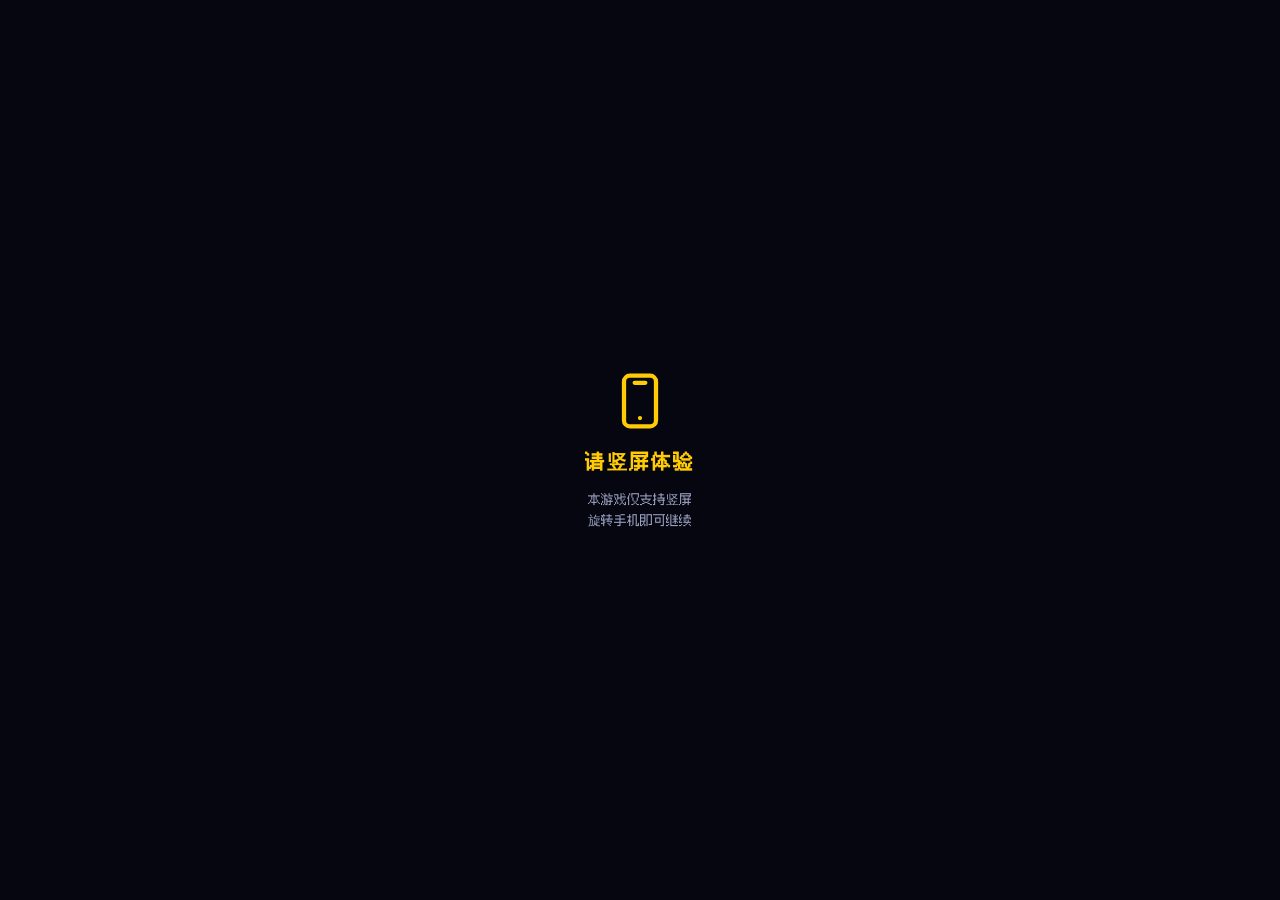
<file: index.html>
<!doctype html>
<html lang="zh-CN">
<head>
<meta charset="utf-8" />
<meta name="viewport" content="width=device-width, initial-scale=1, viewport-fit=cover, user-scalable=no" />
<title>口袋灌篮</title>
<style>
  /* ===== 跨设备等比缩放舞台：以 390×844 设计稿为基准，只整体缩放，不重排 ===== */
  html, body { position: fixed; inset: 0; height: 100%; background: #05060f; overflow: hidden; overscroll-behavior: none; }
  body { touch-action: manipulation; -webkit-overflow-scrolling: auto; }
  :root { --safe-t: env(safe-area-inset-top, 0px); --safe-b: env(safe-area-inset-bottom, 0px); }
  #stage {
    position: fixed;
    left: 50%;
    top: var(--stage-top, 0px);
    width: 390px;
    height: var(--stage-h, 844px);
    transform: translateX(-50%) scale(var(--stage-s, 1));
    transform-origin: top center;
    overflow: hidden;
    /* 安全区由舞台整体让位，舞台内部不再重复留白 */
    --safe-t: 0px;
    --safe-b: 0px;
    --sat: 0px;
  }
  /* 局内「横屏」按钮触发的旋转模式：交还给物理视口，沿用原有 100dvh/100vw 布局 */
  #stage.rot-live { left: 0; top: 0; width: 100%; height: 100%; transform: none; transform-origin: 0 0; overflow: visible; --safe-t: env(safe-area-inset-top, 0px); --safe-b: env(safe-area-inset-bottom, 0px); }
  #app { height: 100%; }
  /* 竖屏提示：仅横屏且未主动使用局内横屏时出现 */
  #rotate-hint {
    position: fixed; inset: 0; z-index: 99999;
    display: flex; flex-direction: column; align-items: center; justify-content: center; gap: 14px;
    background: #05060f; color: #f4f1e8; text-align: center; padding: 24px;
    font-family: "FusionPixel", "PingFang SC", "Microsoft YaHei", monospace;
  }
  #rotate-hint[hidden] { display: none; }
  #rotate-hint .rh-icon { width: 64px; height: 64px; color: #ffcb05; animation: rh-tilt 2.2s ease-in-out infinite; }
  #rotate-hint b { font-size: 20px; color: #ffcb05; letter-spacing: 2px; }
  #rotate-hint small { font-size: 13px; color: #9aa0c0; line-height: 1.6; }
  @keyframes rh-tilt { 0%, 45% { transform: rotate(0deg); } 65%, 100% { transform: rotate(90deg); } }
  /* 启动兜底：模块冷加载/存档结算期间先显示加载页，避免只有黑屏 */
  #boot-screen {
    position: fixed; inset: 0; z-index: 99998;
    display: flex; flex-direction: column; align-items: center; justify-content: center; gap: 12px;
    background: #05060f; color: #f4f1e8; text-align: center; padding: 24px;
    font-family: "FusionPixel", "PingFang SC", "Microsoft YaHei", monospace;
    transition: opacity .22s ease;
  }
  #boot-screen.hide { opacity: 0; pointer-events: none; }
  #boot-screen .bs-logo { font-size: 24px; font-weight: 800; letter-spacing: 6px; color: #ffcb05; }
  #boot-screen .bs-spin {
    width: 28px; height: 28px; border-radius: 50%;
    border: 2px solid rgba(255,255,255,.18); border-top-color: #ffcb05;
    animation: bs-spin .8s linear infinite;
  }
  #boot-screen p { margin: 0; font-size: 12px; color: #9aa0c0; line-height: 1.6; }
  #boot-screen button {
    padding: 9px 18px; border: 2px solid #ffcb05; border-radius: 4px;
    background: transparent; color: #ffcb05; font-family: inherit; font-size: 12px; font-weight: 700; cursor: pointer;
  }
  #boot-screen button[hidden] { display: none; }
  @keyframes bs-spin { to { transform: rotate(360deg); } }
</style>
<link rel="stylesheet" href="./css/main.css?v=50" />
<link rel="stylesheet" href="./css/original.css?v=33" />
<link rel="stylesheet" href="./css/game-override.css?v=104" />
<link rel="stylesheet" href="./css/menu-legacy.css?v=142" />
<link id="ui-theme-style" rel="stylesheet" href="./css/black.css?v=47" />
<link rel="stylesheet" href="./css/battle-ui.css?v=33" />
<script>try{var __all=new URLSearchParams(location.search).get("themes")==="1";var __saved=localStorage.getItem("pokedunk.uiTheme")||"black";var __ok=__all?["retro","black","classic","valorant","stardew","terraria"]:["retro","black"];var __t=__ok.indexOf(__saved)>=0?__saved:"black";var __map={retro:"./css/retro.css?v=60",classic:"./css/classic.css?v=32",valorant:"./css/valorant.css?v=42",stardew:"./css/stardew.css?v=36",terraria:"./css/terraria.css?v=35",black:"./css/black.css?v=47"};document.getElementById("ui-theme-style").href=__map[__t]||__map.black;document.documentElement.dataset.uiTheme=__t;}catch(e){}</script>
</head>
<body>
<div id="boot-screen" aria-live="polite">
  <div class="bs-logo">口袋灌篮</div>
  <div class="bs-spin" aria-hidden="true"></div>
  <p id="boot-msg">正在读取存档…</p>
  <button id="boot-retry" type="button" hidden>重新加载</button>
</div>
<script>
/* 启动加载页兜底：模块加载完成或首屏渲染后由 app.js 调用 __pjBootDone */
(function () {
  var boot = document.getElementById("boot-screen");
  if (!boot) return;
  var msg = document.getElementById("boot-msg");
  var retry = document.getElementById("boot-retry");
  var slow = setTimeout(function () { if (msg) msg.textContent = "加载时间较长，请稍候…"; }, 6000);
  var fail = setTimeout(function () {
    if (!boot || boot.classList.contains("hide")) return;
    if (msg) msg.textContent = "加载失败，请检查网络后重试";
    if (retry) retry.hidden = false;
  }, 15000);
  if (retry) retry.addEventListener("click", function () { location.reload(); });
  window.__pjBootDone = function () {
    clearTimeout(slow);
    clearTimeout(fail);
    if (!boot || !boot.parentNode) return;
    boot.classList.add("hide");
    setTimeout(function () { boot.remove(); }, 240);
  };
})();
</script>
<div id="stage"><div id="app"></div></div>
<script>
/* 崩溃兜底：运行中未捕获异常时不再黑屏，显示可操作的恢复界面并记录错误 */
(function () {
  var LOG_KEY = "pokedunk.err.log";
  var shown = false;
  window.__pjStart = Date.now();
  function sessionInfo() {
    var mins = Math.round((Date.now() - (window.__pjStart || Date.now())) / 60000);
    var heap = 0;
    try { heap = performance.memory ? Math.round(performance.memory.usedJSHeapSize / 1048576) : 0; } catch (e) {}
    return { mins: mins, heap: heap };
  }
  function logErr(kind, msg) {
    try {
      var arr = JSON.parse(localStorage.getItem(LOG_KEY) || "[]");
      var si = sessionInfo();
      arr.push({
        t: Date.now(), kind: kind, msg: String(msg || "").slice(0, 400),
        ua: navigator.userAgent.slice(0, 160),
        mem: navigator.deviceMemory || null, cpu: navigator.hardwareConcurrency || null,
        up: si.mins, heap: si.heap
      });
      localStorage.setItem(LOG_KEY, JSON.stringify(arr.slice(-5)));
    } catch (e) {}
  }
  function ignorable(msg) {
    var s = String(msg || "");
    return /AbortError|NotAllowedError|play\(\) failed|ResizeObserver|Script error/i.test(s);
  }
  function modal(kind, msg) {
    if (shown || !document.body) return;
    shown = true;
    logErr(kind, msg);
    var ov = document.createElement("div");
    ov.id = "pj-fatal";
    ov.style.cssText = [
      "position:fixed", "inset:0", "z-index:999999", "display:flex", "align-items:center", "justify-content:center",
      "padding:20px", "background:rgba(3,4,8,.94)", "font-family:'FusionPixel','PingFang SC','Microsoft YaHei',sans-serif"
    ].join(";");
    ov.innerHTML =
      '<div style="width:100%;max-width:320px;padding:18px 16px;border:3px solid var(--r-ink,#f2f2f2);border-radius:4px;' +
      'background:var(--r-paper,#060606);color:var(--r-ink,#f2f2f2);box-shadow:7px 7px 0 rgba(255,255,255,.3)">' +
      '<b style="display:block;font-size:17px;letter-spacing:.04em">页面遇到问题</b>' +
      '<p style="margin:8px 0 14px;font-size:12px;line-height:1.6;color:var(--text-dim,#9a9a9a)">' +
      '可能是设备内存不足或 WebView 中断。点下方按钮重新进入，进度会自动保存。</p>' +
      '<button id="pj-fatal-reload" style="width:100%;padding:12px 0;border:2px solid var(--r-ink,#f2f2f2);border-radius:3px;' +
      'background:var(--gold,#ff7a1a);color:#111;font-weight:800;font-size:14px;letter-spacing:.04em">重新加载</button>' +
      '<button id="pj-fatal-continue" style="width:100%;margin-top:8px;padding:10px 0;border:2px solid var(--line,#3a3a3a);border-radius:3px;' +
      'background:transparent;color:var(--text-dim,#9a9a9a);font-weight:700;font-size:12px">继续游戏</button>' +
      '<button id="pj-fatal-copy" style="width:100%;margin-top:8px;padding:8px 0;border:1px dashed var(--line,#3a3a3a);border-radius:3px;' +
      'background:transparent;color:var(--text-dim,#9a9a9a);font-weight:700;font-size:11px">复制错误信息</button>' +
      '<p id="pj-fatal-detail" style="margin:10px 0 0;font-size:10px;line-height:1.5;color:var(--text-dim,#9a9a9a);word-break:break-all"></p>' +
      '</div>';
    document.body.appendChild(ov);
    var detail = ov.querySelector("#pj-fatal-detail");
    var si = sessionInfo();
    if (detail) {
      detail.textContent = "错误信息：" + String(msg || kind || "").slice(0, 160) +
        " · 已玩 " + si.mins + " 分钟" + (si.heap ? " · 堆内存 " + si.heap + "MB" : "");
    }
    ov.querySelector("#pj-fatal-continue").addEventListener("click", function () { ov.remove(); shown = false; });
    ov.querySelector("#pj-fatal-reload").addEventListener("click", function () {
      shown = false;
      location.reload();
    });
    ov.querySelector("#pj-fatal-copy").addEventListener("click", function () {
      var report = [
        "口袋灌篮错误报告",
        "时间: " + new Date().toISOString(),
        "类型: " + kind,
        "错误: " + String(msg || "").slice(0, 400),
        "已玩: " + si.mins + " 分钟",
        "堆内存: " + (si.heap || "未知") + "MB",
        "设备内存: " + (navigator.deviceMemory || "未知") + "GB",
        "CPU 核心: " + (navigator.hardwareConcurrency || "未知"),
        "UA: " + navigator.userAgent.slice(0, 200)
      ];
      try {
        var arr = JSON.parse(localStorage.getItem(LOG_KEY) || "[]");
        if (arr.length) report.push("最近错误: " + arr.map(function (x) { return x.kind + "@" + x.up + "min"; }).join(", "));
      } catch (e) {}
      var text = report.join("\n");
      var btn = this;
      var done = function () { btn.textContent = "已复制"; setTimeout(function () { btn.textContent = "复制错误信息"; }, 1600); };
      if (navigator.clipboard && navigator.clipboard.writeText) {
        navigator.clipboard.writeText(text).then(done).catch(function () { fallback(); });
      } else fallback();
      function fallback() {
        // 复制被系统拒绝时，把报告摊开成可长按选中的文本，至少能手动复制
        try {
          var ta = document.createElement("textarea");
          ta.value = text;
          ta.readOnly = true;
          ta.style.cssText = "width:100%;height:96px;margin-top:8px;box-sizing:border-box;padding:6px;border:1px solid var(--line,#3a3a3a);border-radius:3px;background:#000;color:#ccc;font-size:10px;line-height:1.4";
          if (detail && detail.parentNode) detail.parentNode.insertBefore(ta, detail.nextSibling);
          ta.focus();
          ta.select();
          var ok = false;
          try { ok = document.execCommand("copy"); } catch (e) {}
          if (ok) done();
          else btn.textContent = "长按上面文字复制";
        } catch (e) {}
      }
    });
  }
  // 供比赛渲染看门狗等模块调用
  window.__pjFatal = modal;
  window.addEventListener("error", function (e) {
    if (e && e.target && e.target !== window && e.target.tagName) return; // 资源加载失败不触发兜底
    if (ignorable(e && e.message)) return;
    // 不在异常当下打断渲染，稍后如已黑屏则接管
    setTimeout(function () { modal("error", (e && e.message) || "unknown error"); }, 1000);
  }, true);
  window.addEventListener("unhandledrejection", function (e) {
    var msg = e && e.reason && (e.reason.message || e.reason);
    if (ignorable(msg)) return;
    setTimeout(function () { modal("rejection", msg || "promise rejection"); }, 1000);
  });
})();
</script>
<div id="rotate-hint" hidden>
  <svg class="rh-icon" viewBox="0 0 24 24" fill="none" stroke="currentColor" stroke-width="1.6" stroke-linecap="round" stroke-linejoin="round" aria-hidden="true"><rect x="6" y="2.5" width="12" height="19" rx="2.2"/><path d="M10 5.2h4"/><circle cx="12" cy="18.4" r="0.8" fill="currentColor" stroke="none"/></svg>
  <b>请竖屏体验</b>
  <small>本游戏仅支持竖屏<br />旋转手机即可继续</small>
</div>
<script>
/* 舞台等比缩放：宽度按 390 设计稿等比，高度扣除刘海/Home 条安全区后换算成逻辑高度 */
(function () {
  var DESIGN_W = 390;
  var stage = document.getElementById("stage");
  var hint = document.getElementById("rotate-hint");
  if (!stage) return;
  var probe = null;
  function insets() {
    // 调试/设备联调：?safet=47&safeb=34 可模拟刘海与 Home 条
    var q = new URLSearchParams(location.search);
    var dt = parseFloat(q.get("safet"));
    var db = parseFloat(q.get("safeb"));
    if (isFinite(dt) || isFinite(db)) {
      return { top: isFinite(dt) ? dt : 0, bottom: isFinite(db) ? db : 0 };
    }
    if (!probe) {
      probe = document.createElement("div");
      probe.setAttribute("aria-hidden", "true");
      probe.style.cssText = "position:fixed;left:0;top:0;width:0;height:0;visibility:hidden;pointer-events:none;padding-top:env(safe-area-inset-top,0px);padding-bottom:env(safe-area-inset-bottom,0px);";
      document.body.appendChild(probe);
    }
    var cs = getComputedStyle(probe);
    // 安卓 WebView 的 env(safe-area-inset-top) 常为 0，但系统状态栏仍压在页面上；
    // Lamps 父页可以通过 getStatusBarInfo 下发真实状态栏高度，取两者较大值。
    var lampTop = Number(window.__stageStatusTop) || 0;
    return {
      top: Math.max(parseFloat(cs.paddingTop) || 0, lampTop),
      bottom: parseFloat(cs.paddingBottom) || 0,
    };
  }
  function apply() {
    if (document.querySelector(".game.rot")) {
      stage.classList.add("rot-live");
      hint.hidden = true;
      return;
    }
    stage.classList.remove("rot-live");
    var w = window.innerWidth || 390;
    var h = window.innerHeight || 844;
    if (w > h + 2) {
      hint.hidden = false;
      return;
    }
    hint.hidden = true;
    var ins = insets();
    // iOS Safari 下拉回弹/底部工具栏会二次遮挡底部；额外预留空白区
    var q = new URLSearchParams(location.search);
    var qgap = parseFloat(q.get("gapb"));
    var ios = /iPad|iPhone|iPod/.test(navigator.userAgent || "")
      || (navigator.platform === "MacIntel" && navigator.maxTouchPoints > 1);
    var gapBottom = isFinite(qgap) ? qgap : (ios ? 18 : 0);
    var availH = Math.max(320, h - ins.top - ins.bottom - gapBottom);
    // 先按宽度铺满；若安全区导致可用高度不足 844 设计稿，则整体等比缩小，
    // 保证 390×844 的完整内容始终可见（iOS 刘海/Home 条不再裁掉底部）。
    var base = Math.min(1.25, w / DESIGN_W);
    var logicalH = availH / base;
    var s = base;
    if (logicalH < 844) {
      s = Math.min(1.25, availH / 844);
      logicalH = 844;
    }
    s = Math.max(0.35, s);
    stage.style.setProperty("--stage-top", ins.top + "px");
    stage.style.setProperty("--stage-s", String(s));
    stage.style.setProperty("--stage-h", logicalH + "px");
    document.documentElement.style.setProperty("--stage-h-logical", logicalH + "px");
    document.documentElement.style.setProperty("--stage-s-logical", String(s));
    window.__stageInfo = { w: w, h: h, scale: s, logicalH: logicalH, safeTop: ins.top, safeBottom: ins.bottom, gapBottom: gapBottom };
  }
  window.__stageApply = apply;
  apply();
  window.addEventListener("resize", apply);
  window.addEventListener("orientationchange", function () { setTimeout(apply, 120); });
  if (window.visualViewport) window.visualViewport.addEventListener("resize", apply);
})();
</script>
<script src="./js/platform/lamps-rewarded-video-bridge.js"></script>
<script src="./js/platform/lamps-rewarded-video-platform.js"></script>
<script src="./js/platform/lamps-status-bar-bridge.js"></script>
<script src="./js/platform/lamps-status-bar-platform.js"></script>
<script src="./js/platform/game-leaderboard-bridge.js"></script>
<script src="./js/platform/game-leaderboard-platform.js"></script>
<script>
/* 状态栏安全顶同步：Lamps 父页异步下发状态栏高度，拿到后重新计算舞台顶部偏移，
   避免安卓 WebView 中 env(safe-area-inset-top)=0 时顶部按钮被系统状态栏盖住。 */
(function () {
  var tries = 0;
  function sync() {
    try {
      if (!window.LampsGame || typeof window.LampsGame.getStatusBarInfo !== "function") return false;
      window.LampsGame.getStatusBarInfo().then(function (res) {
        var h = res && res.data && Number(res.data.height);
        window.__stageStatusTop = isFinite(h) && h > 0 ? h : 0;
        if (window.__stageApply) window.__stageApply();
      }).catch(function () {});
      return true;
    } catch (e) {
      return false;
    }
  }
  if (!sync()) {
    var timer = setInterval(function () {
      if (sync() || ++tries > 20) clearInterval(timer);
    }, 100);
  }
  window.addEventListener("orientationchange", function () {
    setTimeout(function () {
      window.__stageStatusTop = 0;
      sync();
    }, 150);
  });
  window.addEventListener("load", function () { sync(); });
  window.addEventListener("pageshow", function () { sync(); });
  document.addEventListener("visibilitychange", function () { if (!document.hidden) sync(); });
})();
</script>
<script>window.addEventListener("orientationchange",function(){try{window.LampsGame&&window.LampsGame.applyStatusBarSafeTop&&window.LampsGame.applyStatusBarSafeTop()}catch(e){}});</script>
<script src="./js/zh.js?v=699"></script>
<script src="./js/dex-data.js?v=699"></script>
<script type="module" src="./js/app.js?v=699"></script>
</body>
</html>
</file>
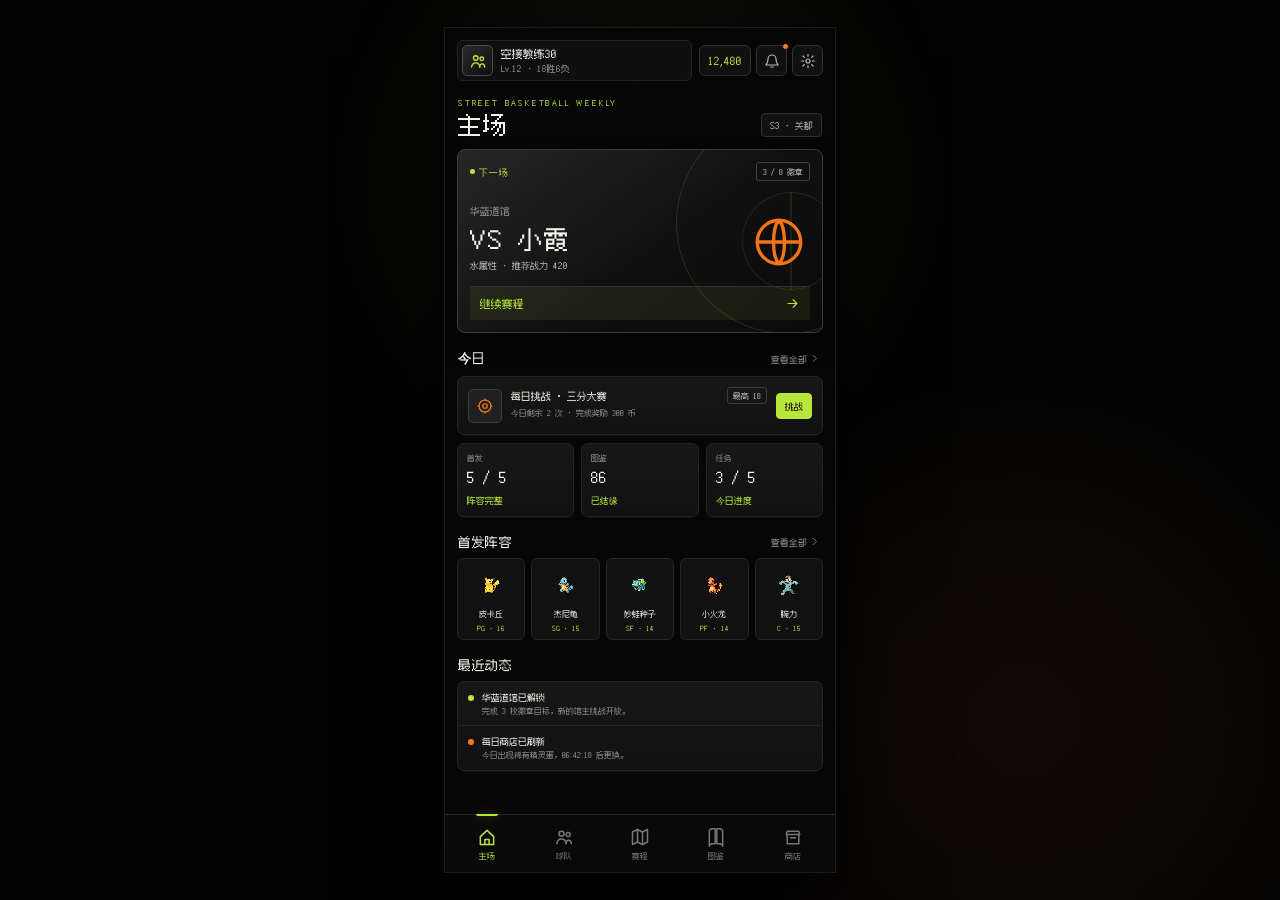
<file: prototype/ui-tabs.html>
<!doctype html>
<html lang="zh-CN">
<head>
<meta charset="utf-8" />
<meta name="viewport" content="width=device-width, initial-scale=1, viewport-fit=cover, user-scalable=no" />
<title>口袋灌篮 · 底部 Tab UI 原型</title>
<style>
  @font-face {
    font-family: "FusionPixel";
    src: url("../assets/fonts/fusion-pixel-12-sc.subset.woff2") format("woff2");
    font-weight: 400 800;
    font-display: swap;
  }

  :root {
    --bg: #060606;
    --panel: #111111;
    --panel-2: #171717;
    --panel-3: #1d1d1d;
    --line: #303030;
    --line-soft: #242424;
    --ink: #f4f1e8;
    --ink-dim: #b8b8b8;
    --muted: #8f8f8f;
    --green: #b8e63c;
    --green-2: #8fbf2a;
    --orange: #ff7a1a;
    --orange-2: #ff9a4d;
    --red: #ff8a7f;
    --blue: #7bd3ff;
    --font: "FusionPixel", "PingFang SC", "Microsoft YaHei", monospace;
    --shadow: 0 10px 30px rgba(0,0,0,.45);
    --safe-b: env(safe-area-inset-bottom, 0px);
  }

  * { box-sizing: border-box; -webkit-tap-highlight-color: transparent; }
  html, body { margin: 0; width: 100%; height: 100%; }
  body {
    display: flex; align-items: center; justify-content: center;
    overflow: hidden; background:
      radial-gradient(circle at 50% 20%, rgba(184,230,60,.08), transparent 32%),
      radial-gradient(circle at 80% 80%, rgba(255,122,26,.06), transparent 28%),
      #030303;
    color: var(--ink); font-family: var(--font);
  }
  button, input { font: inherit; }
  button { color: inherit; cursor: pointer; }
  svg { display: block; }
  img { image-rendering: pixelated; }

  #stage {
    position: relative; flex: 0 0 390px; width: 390px; height: 844px;
    overflow: hidden; background: var(--bg);
    box-shadow: 0 0 0 1px #1c1c1c, 0 28px 80px rgba(0,0,0,.8);
    transform-origin: center center;
  }

  .app { position: relative; display: flex; flex-direction: column; height: 100%; overflow: hidden; }
  .app::before {
    content: ""; position: absolute; inset: 0; pointer-events: none; opacity: .28;
    background:
      linear-gradient(90deg, transparent 0 48.5%, rgba(255,255,255,.035) 48.5% 49%, transparent 49% 100%),
      linear-gradient(0deg, transparent 0 48.5%, rgba(255,255,255,.025) 48.5% 49%, transparent 49% 100%);
    background-size: 100% 100%;
    mask-image: linear-gradient(to bottom, #000, transparent 68%);
  }

  /* ============ 顶栏 ============ */
  .topbar {
    position: relative; z-index: 3; display: flex; align-items: center; gap: 7px;
    padding: 12px 12px 8px; flex: 0 0 auto;
  }
  .coach {
    min-width: 0; flex: 1; display: flex; align-items: center; gap: 8px;
    padding: 4px 7px 4px 4px; border: 1px solid var(--line-soft); border-radius: 6px;
    background: rgba(17,17,17,.86); text-align: left;
  }
  .coach:active, .icon-btn:active, .coin-chip:active { transform: translateY(1px); }
  .avatar {
    width: 31px; height: 31px; flex: 0 0 auto; display: grid; place-items: center;
    border: 1px solid #4b4b4b; border-radius: 5px;
    background: linear-gradient(145deg, #2a2a2a, #101010); color: var(--green);
  }
  .avatar svg { width: 18px; height: 18px; }
  .coach-copy { min-width: 0; }
  .coach-copy b { display: block; font-size: 11px; line-height: 1.2; white-space: nowrap; overflow: hidden; text-overflow: ellipsis; }
  .coach-copy small { display: block; margin-top: 2px; font-size: 9px; color: var(--muted); white-space: nowrap; }
  .top-actions { display: flex; align-items: center; gap: 5px; flex: 0 0 auto; }
  .coin-chip {
    display: flex; align-items: center; gap: 5px; height: 31px; padding: 0 8px;
    border: 1px solid var(--line); border-radius: 6px; background: #101010;
    color: var(--green); font-size: 11px;
  }
  .coin-chip svg { width: 15px; height: 15px; }
  .icon-btn {
    position: relative; width: 31px; height: 31px; padding: 0; display: grid; place-items: center;
    border: 1px solid var(--line); border-radius: 6px; background: #101010; color: var(--ink-dim);
  }
  .icon-btn svg { width: 16px; height: 16px; }
  .dot {
    position: absolute; top: -3px; right: -3px; width: 7px; height: 7px; border-radius: 50%;
    background: var(--orange); border: 1px solid #060606;
  }

  /* ============ 内容区 ============ */
  .content {
    position: relative; z-index: 2; flex: 1; min-height: 0; overflow-y: auto;
    padding: 2px 12px 86px; scrollbar-width: none; overscroll-behavior: contain;
  }
  .content::-webkit-scrollbar { display: none; }
  .page { animation: pageIn .2s ease both; }
  @keyframes pageIn { from { opacity: 0; transform: translateY(5px); } to { opacity: 1; transform: none; } }

  .page-head { display: flex; align-items: flex-end; justify-content: space-between; gap: 10px; padding: 6px 1px 12px; }
  .eyebrow { display: block; margin-bottom: 3px; color: var(--green); font-size: 8px; letter-spacing: 1.8px; }
  .page-head h1 { margin: 0; font-size: 24px; line-height: 1.1; letter-spacing: 1px; }
  .page-head p { margin: 4px 0 0; color: var(--muted); font-size: 10px; }
  .head-side { flex: 0 0 auto; text-align: right; }
  .season-pill, .power-pill, .record-pill {
    display: inline-flex; align-items: center; gap: 4px; padding: 5px 8px;
    border: 1px solid var(--line); border-radius: 4px; background: var(--panel);
    color: var(--ink-dim); font-size: 9px; white-space: nowrap;
  }
  .power-pill b { color: var(--green); font-size: 12px; }

  .card {
    position: relative; border: 1px solid var(--line-soft); border-radius: 7px;
    background: linear-gradient(180deg, var(--panel-2), var(--panel));
    box-shadow: 0 1px 0 rgba(255,255,255,.035);
  }
  .card:active { transform: translateY(1px); }

  .section-head { display: flex; align-items: center; justify-content: space-between; gap: 8px; margin: 16px 1px 8px; }
  .section-head h3 { margin: 0; font-size: 13px; letter-spacing: .5px; }
  .section-head button { display: inline-flex; align-items: center; gap: 2px; border: 0; background: none; color: var(--muted); font-size: 9px; padding: 2px; }
  .section-head button svg { width: 11px; height: 11px; }
  .section-head button:active { color: var(--green); }

  .btn {
    display: inline-flex; align-items: center; justify-content: center; gap: 5px;
    min-height: 30px; padding: 0 10px; border: 1px solid var(--green); border-radius: 4px;
    background: var(--green); color: #080808; font-size: 10px; font-weight: 800;
  }
  .btn:active { transform: translateY(1px); background: var(--green-2); }
  .btn.ghost { background: transparent; color: var(--green); }
  .btn.small { min-height: 26px; padding: 0 8px; font-size: 9px; }
  .btn.full { width: 100%; min-height: 36px; }
  .btn.orange { border-color: var(--orange); background: var(--orange); }
  .btn svg { width: 13px; height: 13px; }

  /* ============ 主场 ============ */
  .hero-card {
    position: relative; width: 100%; overflow: hidden; text-align: left; padding: 0;
    border: 1px solid #3b3b3b; border-radius: 8px;
    background: linear-gradient(145deg, #262626 0%, #101010 55%, #0b0b0b 100%);
    box-shadow: 0 12px 26px rgba(0,0,0,.35);
  }
  .hero-court { position: absolute; inset: 0; opacity: .55; pointer-events: none; }
  .hero-court::before {
    content: ""; position: absolute; width: 220px; height: 220px; right: -76px; top: -38px;
    border: 1px solid rgba(184,230,60,.28); border-radius: 50%;
  }
  .hero-court::after {
    content: ""; position: absolute; width: 96px; height: 96px; right: -18px; top: 42px;
    border: 1px solid rgba(184,230,60,.2); border-radius: 50%;
    background: linear-gradient(90deg, transparent 49%, rgba(184,230,60,.18) 49% 51%, transparent 51%);
  }
  .hero-inner { position: relative; z-index: 1; padding: 12px; }
  .hero-top { display: flex; align-items: center; justify-content: space-between; gap: 8px; }
  .tag { display: inline-flex; align-items: center; gap: 4px; color: var(--green); font-size: 9px; letter-spacing: 1px; }
  .tag::before { content: ""; width: 5px; height: 5px; background: var(--green); border-radius: 50%; }
  .hero-badge { padding: 3px 6px; border: 1px solid #404040; border-radius: 3px; color: var(--ink-dim); font-size: 8px; }
  .hero-main { display: flex; align-items: flex-end; justify-content: space-between; gap: 10px; margin: 17px 0 13px; }
  .hero-main small { color: var(--muted); font-size: 10px; }
  .hero-main h2 { margin: 3px 0 4px; font-size: 25px; letter-spacing: 1px; }
  .hero-main p { margin: 0; color: var(--ink-dim); font-size: 9px; }
  .hero-ball { width: 62px; height: 62px; flex: 0 0 auto; display: grid; place-items: center; color: var(--orange); opacity: .95; }
  .hero-ball svg { width: 58px; height: 58px; }
  .hero-cta {
    display: flex; align-items: center; justify-content: space-between;
    padding: 9px 10px; border-top: 1px solid #303030; background: rgba(184,230,60,.08);
    color: var(--green); font-size: 11px; font-weight: 800;
  }
  .hero-cta svg { width: 15px; height: 15px; }

  .daily-card {
    display: flex; align-items: center; gap: 9px; width: 100%; padding: 10px;
    text-align: left;
  }
  .daily-icon {
    width: 34px; height: 34px; flex: 0 0 auto; display: grid; place-items: center;
    border: 1px solid #3d3d3d; border-radius: 5px; background: #202020; color: var(--orange);
  }
  .daily-icon svg { width: 18px; height: 18px; }
  .grow { flex: 1; min-width: 0; }
  .row { display: flex; align-items: center; gap: 6px; }
  .row.between { justify-content: space-between; }
  .daily-card b { font-size: 10px; }
  .daily-card p { margin: 3px 0 5px; color: var(--muted); font-size: 8px; }
  .pill { padding: 2px 5px; border: 1px solid #3b3b3b; border-radius: 3px; color: var(--ink-dim); font-size: 8px; white-space: nowrap; }
  .bar { height: 4px; overflow: hidden; border-radius: 2px; background: #2a2a2a; }
  .bar i { display: block; height: 100%; background: var(--green); border-radius: 2px; }

  .stat-grid { display: grid; grid-template-columns: repeat(3, 1fr); gap: 7px; margin-top: 8px; }
  .stat { padding: 8px 9px; }
  .stat small { display: block; color: var(--muted); font-size: 8px; }
  .stat b { display: block; margin-top: 4px; font-size: 15px; }
  .stat em { font-style: normal; color: var(--green); font-size: 9px; }

  .lineup-strip { display: flex; gap: 6px; }
  .mon-chip {
    flex: 1; min-width: 0; display: flex; flex-direction: column; align-items: center; gap: 4px;
    padding: 7px 3px 6px; border: 1px solid var(--line-soft); border-radius: 6px;
    background: var(--panel);
  }
  .mon-chip img { width: 38px; height: 38px; object-fit: contain; }
  .mon-chip b { max-width: 100%; overflow: hidden; text-overflow: ellipsis; white-space: nowrap; font-size: 8px; }
  .mon-chip small { color: var(--green); font-size: 7px; }

  .news-list { overflow: hidden; }
  .news-item { display: flex; gap: 8px; width: 100%; padding: 9px 10px; text-align: left; border: 0; border-bottom: 1px solid var(--line-soft); background: transparent; }
  .news-item:last-child { border-bottom: 0; }
  .news-dot { width: 6px; height: 6px; margin-top: 4px; flex: 0 0 auto; border-radius: 50%; background: var(--green); }
  .news-item b { display: block; font-size: 9px; }
  .news-item small { display: block; margin-top: 2px; color: var(--muted); font-size: 8px; }

  /* ============ 球队 ============ */
  .team-hero { overflow: hidden; }
  .court-lineup {
    display: flex; align-items: flex-end; justify-content: space-between; gap: 4px;
    padding: 13px 9px 8px; background:
      radial-gradient(ellipse at 50% 100%, rgba(184,230,60,.13), transparent 54%),
      repeating-linear-gradient(90deg, transparent 0 48px, rgba(255,255,255,.025) 48px 49px);
    border-bottom: 1px solid var(--line-soft);
  }
  .slot { flex: 1; min-width: 0; display: flex; flex-direction: column; align-items: center; gap: 2px; }
  .slot img { width: 44px; height: 44px; object-fit: contain; filter: drop-shadow(0 4px 4px rgba(0,0,0,.45)); }
  .slot b { max-width: 100%; overflow: hidden; text-overflow: ellipsis; white-space: nowrap; font-size: 8px; }
  .slot small { color: var(--green); font-size: 7px; }
  .team-meta { display: flex; align-items: center; justify-content: space-between; gap: 8px; padding: 8px 10px; }
  .team-meta b { font-size: 10px; }
  .team-meta span { color: var(--muted); font-size: 8px; }

  .action-row { display: grid; grid-template-columns: repeat(3, 1fr); gap: 7px; margin-top: 8px; }
  .action-btn { display: flex; align-items: center; justify-content: center; gap: 5px; padding: 10px 4px; font-size: 9px; }
  .action-btn svg { width: 14px; height: 14px; color: var(--green); }

  .player-list { overflow: hidden; }
  .player-row {
    display: flex; align-items: center; gap: 8px; width: 100%; padding: 8px 9px;
    border: 0; border-bottom: 1px solid var(--line-soft); background: transparent; text-align: left;
  }
  .player-row:last-child { border-bottom: 0; }
  .player-row:active { background: #1a1a1a; }
  .player-row img { width: 34px; height: 34px; object-fit: contain; }
  .pos {
    flex: 0 0 auto; width: 25px; padding: 3px 0; text-align: center;
    border: 1px solid #3b3b3b; border-radius: 3px; color: var(--ink-dim); font-size: 7px;
  }
  .player-name { flex: 1; min-width: 0; }
  .player-name b { display: block; font-size: 9px; }
  .player-name small { display: block; margin-top: 2px; color: var(--muted); font-size: 8px; }
  .player-ovr { text-align: right; }
  .player-ovr b { display: block; color: var(--green); font-size: 14px; }
  .player-ovr small { color: var(--muted); font-size: 7px; }
  .player-row > svg { width: 13px; height: 13px; color: #5a5a5a; }

  .bench-row { display: flex; gap: 6px; padding: 8px; }
  .bench-mon { flex: 1; min-width: 0; display: flex; align-items: center; gap: 4px; padding: 5px; background: #171717; border: 1px solid #292929; border-radius: 4px; }
  .bench-mon img { width: 24px; height: 24px; object-fit: contain; }
  .bench-mon span { overflow: hidden; text-overflow: ellipsis; white-space: nowrap; font-size: 7px; color: var(--ink-dim); }

  /* ============ 赛程 ============ */
  .season-card { padding: 11px; }
  .season-top { display: flex; align-items: center; justify-content: space-between; gap: 8px; margin-bottom: 9px; }
  .season-top b { font-size: 11px; }
  .season-top span { color: var(--muted); font-size: 8px; }
  .badge-row { display: flex; gap: 5px; margin-bottom: 11px; }
  .badge-dot {
    flex: 1; height: 18px; display: grid; place-items: center;
    border: 1px solid #383838; border-radius: 3px; background: #161616;
    color: #555; font-size: 7px;
  }
  .badge-dot.on { border-color: rgba(184,230,60,.5); background: rgba(184,230,60,.1); color: var(--green); }
  .badge-dot.cur { border-color: var(--orange); color: var(--orange); box-shadow: 0 0 0 1px rgba(255,122,26,.18); }

  .route-map { display: grid; grid-template-columns: repeat(2, 1fr); gap: 7px; }
  .node {
    position: relative; display: flex; align-items: center; gap: 6px; min-width: 0;
    padding: 7px; border: 1px solid #2b2b2b; border-radius: 5px; background: #141414;
  }
  .node-dot {
    width: 21px; height: 21px; flex: 0 0 auto; display: grid; place-items: center;
    border: 1px solid #454545; border-radius: 50%; color: #777; font-size: 8px;
  }
  .node-copy { min-width: 0; }
  .node-copy b { display: block; overflow: hidden; text-overflow: ellipsis; white-space: nowrap; font-size: 8px; }
  .node-copy small { display: block; margin-top: 1px; color: var(--muted); font-size: 7px; }
  .node.done .node-dot { border-color: rgba(184,230,60,.55); background: rgba(184,230,60,.12); color: var(--green); }
  .node.current { border-color: rgba(255,122,26,.55); background: linear-gradient(135deg, rgba(255,122,26,.12), #141414); }
  .node.current .node-dot { border-color: var(--orange); color: var(--orange); box-shadow: 0 0 0 3px rgba(255,122,26,.08); }
  .node.locked { opacity: .5; }

  .goal-grid { display: grid; grid-template-columns: repeat(3, 1fr); gap: 7px; margin-top: 8px; }
  .goal { padding: 8px 6px; text-align: center; }
  .goal svg { width: 16px; height: 16px; margin: 0 auto 4px; color: #666; }
  .goal b { display: block; font-size: 8px; }
  .goal small { display: block; margin-top: 2px; color: var(--muted); font-size: 7px; }
  .goal.unlocked svg { color: var(--green); }

  .quick-card { display: flex; align-items: center; gap: 9px; width: 100%; margin-top: 8px; padding: 10px; text-align: left; }
  .quick-icon { width: 32px; height: 32px; flex: 0 0 auto; display: grid; place-items: center; border: 1px solid #3b3b3b; border-radius: 5px; color: var(--blue); }
  .quick-icon svg { width: 17px; height: 17px; }
  .quick-card b { display: block; font-size: 10px; }
  .quick-card small { display: block; margin-top: 2px; color: var(--muted); font-size: 8px; }
  .quick-card .chev { flex: 0 0 auto; width: 14px; height: 14px; color: #666; }
  .quick-card .chev svg { width: 14px; height: 14px; }

  /* ============ 图鉴 ============ */
  .dex-progress { padding: 10px; }
  .dex-progress .row { margin-bottom: 6px; }
  .dex-progress b { font-size: 11px; }
  .dex-progress span { color: var(--green); font-size: 10px; }
  .dex-progress small { color: var(--muted); font-size: 8px; }
  .search-box {
    display: flex; align-items: center; gap: 7px; margin: 8px 0; padding: 9px 10px;
    border: 1px solid var(--line-soft); border-radius: 6px; background: var(--panel);
    color: var(--muted); font-size: 9px;
  }
  .search-box svg { width: 14px; height: 14px; }
  .region-list { display: flex; flex-direction: column; gap: 7px; }
  .region { overflow: hidden; }
  .region-head { display: flex; align-items: center; gap: 8px; width: 100%; padding: 10px; border: 0; background: transparent; text-align: left; }
  .region-orb { width: 27px; height: 27px; flex: 0 0 auto; display: grid; place-items: center; border: 1px solid #3d3d3d; border-radius: 50%; color: var(--green); font-size: 9px; }
  .region-copy { flex: 1; min-width: 0; }
  .region-copy b { display: block; font-size: 10px; }
  .region-copy small { display: block; margin-top: 2px; color: var(--muted); font-size: 8px; }
  .region-count { color: var(--ink-dim); font-size: 9px; }
  .region-head svg { width: 13px; height: 13px; color: #666; transition: transform .18s; }
  .region.open .region-head svg { transform: rotate(90deg); }
  .region-body { padding: 0 9px 9px; border-top: 1px solid var(--line-soft); }
  .type-row { display: flex; gap: 5px; padding: 8px 0; overflow-x: auto; scrollbar-width: none; }
  .type-row::-webkit-scrollbar { display: none; }
  .type-chip { flex: 0 0 auto; padding: 3px 7px; border: 1px solid #333; border-radius: 10px; color: var(--muted); font-size: 7px; }
  .type-chip.on { border-color: rgba(184,230,60,.5); background: rgba(184,230,60,.1); color: var(--green); }
  .mon-grid { display: grid; grid-template-columns: repeat(3, 1fr); gap: 6px; }
  .mon-card { padding: 7px 4px 6px; text-align: center; }
  .mon-card img { width: 49px; height: 49px; object-fit: contain; margin: 0 auto 3px; }
  .mon-card b { display: block; font-size: 8px; }
  .mon-card small { display: block; margin-top: 1px; color: var(--green); font-size: 7px; }
  .mon-card.locked img { filter: brightness(0) opacity(.3); }
  .mon-card.locked b { color: #777; }
  .mon-card.locked small { color: #555; }

  /* ============ 商店 ============ */
  .shop-banner {
    display: flex; align-items: center; gap: 9px; padding: 10px;
    border: 1px solid rgba(255,122,26,.28); border-radius: 7px;
    background: linear-gradient(100deg, rgba(255,122,26,.13), rgba(255,122,26,.02));
  }
  .shop-banner svg { width: 22px; height: 22px; color: var(--orange); }
  .shop-banner b { display: block; font-size: 10px; }
  .shop-banner small { display: block; margin-top: 2px; color: var(--ink-dim); font-size: 8px; }
  .shop-grid { display: grid; grid-template-columns: repeat(2, 1fr); gap: 7px; }
  .shop-card { padding: 9px; text-align: left; }
  .shop-card .item-ico { height: 48px; display: grid; place-items: center; color: var(--green); }
  .shop-card .item-ico svg { width: 32px; height: 32px; }
  .shop-card .item-ico img { width: 42px; height: 42px; object-fit: contain; }
  .shop-card b { display: block; font-size: 9px; }
  .shop-card small { display: block; margin: 2px 0 7px; color: var(--muted); font-size: 7px; }
  .price-row { display: flex; align-items: center; justify-content: space-between; gap: 5px; }
  .price { display: inline-flex; align-items: center; gap: 3px; color: var(--green); font-size: 9px; }
  .price svg { width: 11px; height: 11px; }
  .shop-card .btn { min-height: 24px; padding: 0 7px; font-size: 8px; }

  .egg-card { margin-top: 8px; padding: 10px; }
  .egg-top { display: flex; align-items: center; gap: 9px; }
  .egg-art { width: 45px; height: 45px; display: grid; place-items: center; border: 1px solid #3d3d3d; border-radius: 6px; background: #1c1c1c; color: var(--orange); }
  .egg-art svg { width: 27px; height: 27px; }
  .egg-copy { flex: 1; min-width: 0; }
  .egg-copy b { display: block; font-size: 10px; }
  .egg-copy small { display: block; margin-top: 2px; color: var(--muted); font-size: 8px; }
  .egg-bar { margin-top: 8px; }
  .egg-meta { display: flex; align-items: center; justify-content: space-between; margin-top: 5px; color: var(--muted); font-size: 7px; }
  .earn-card { display: flex; align-items: center; gap: 9px; width: 100%; margin-top: 8px; padding: 10px; text-align: left; }
  .earn-card svg { width: 20px; height: 20px; color: var(--green); }
  .earn-card b { display: block; font-size: 10px; }
  .earn-card small { display: block; margin-top: 2px; color: var(--muted); font-size: 8px; }
  .earn-card .btn { margin-left: auto; }

  /* ============ 底部 tab ============ */
  .tabbar {
    position: absolute; z-index: 5; left: 0; right: 0; bottom: 0;
    display: flex; align-items: stretch; height: calc(58px + var(--safe-b));
    padding: 0 4px var(--safe-b);
    border-top: 1px solid #262626;
    background: linear-gradient(180deg, rgba(10,10,10,.92), #080808);
    backdrop-filter: blur(12px);
  }
  .tab {
    position: relative; flex: 1; min-width: 0; display: flex; flex-direction: column; align-items: center; justify-content: center; gap: 3px;
    border: 0; background: transparent; color: #767676; font-size: 8px;
  }
  .tab svg { width: 20px; height: 20px; }
  .tab.active { color: var(--green); }
  .tab.active::before {
    content: ""; position: absolute; top: -1px; width: 22px; height: 2px; border-radius: 0 0 2px 2px; background: var(--green);
    box-shadow: 0 0 10px rgba(184,230,60,.45);
  }
  .tab:active { background: rgba(255,255,255,.025); }

  /* ============ 二级页 ============ */
  .sub-head { display: flex; align-items: center; gap: 8px; padding: 6px 1px 12px; }
  .back-btn {
    width: 29px; height: 29px; flex: 0 0 auto; display: grid; place-items: center;
    border: 1px solid var(--line); border-radius: 5px; background: var(--panel); color: var(--ink);
  }
  .back-btn svg { width: 16px; height: 16px; }
  .sub-title { min-width: 0; }
  .sub-title small { display: block; color: var(--green); font-size: 7px; letter-spacing: 1.2px; }
  .sub-title h2 { margin: 2px 0 0; font-size: 18px; }
  .sub-head .head-side { margin-left: auto; }

  .list-card { overflow: hidden; }
  .list-row { display: flex; align-items: center; gap: 8px; width: 100%; padding: 10px; border: 0; border-bottom: 1px solid var(--line-soft); background: transparent; text-align: left; }
  .list-row:last-child { border-bottom: 0; }
  .list-row .row-ico { width: 29px; height: 29px; flex: 0 0 auto; display: grid; place-items: center; border: 1px solid #363636; border-radius: 5px; color: var(--green); }
  .list-row .row-ico svg { width: 15px; height: 15px; }
  .list-row .grow b { display: block; font-size: 9px; }
  .list-row .grow small { display: block; margin-top: 2px; color: var(--muted); font-size: 8px; }
  .list-row > svg { width: 13px; height: 13px; color: #5d5d5d; }

  .profile-card { padding: 12px; text-align: center; }
  .profile-avatar { width: 64px; height: 64px; margin: 0 auto 8px; display: grid; place-items: center; border: 1px solid #4a4a4a; border-radius: 50%; background: radial-gradient(circle at 40% 30%, #303030, #101010); color: var(--green); }
  .profile-avatar svg { width: 33px; height: 33px; }
  .profile-card h3 { margin: 0; font-size: 15px; }
  .profile-card p { margin: 4px 0 10px; color: var(--muted); font-size: 8px; }
  .profile-stats { display: grid; grid-template-columns: repeat(3, 1fr); gap: 6px; }
  .profile-stat { padding: 7px; border: 1px solid #2d2d2d; border-radius: 4px; background: #151515; }
  .profile-stat b { display: block; color: var(--green); font-size: 13px; }
  .profile-stat small { display: block; margin-top: 2px; color: var(--muted); font-size: 7px; }

  .training-grid { display: grid; grid-template-columns: repeat(2, 1fr); gap: 7px; }
  .training-card { padding: 11px; text-align: left; }
  .training-card svg { width: 19px; height: 19px; color: var(--green); margin-bottom: 7px; }
  .training-card b { display: block; font-size: 9px; }
  .training-card small { display: block; margin-top: 3px; color: var(--muted); font-size: 7px; line-height: 1.5; }
  .training-card .cost { display: inline-flex; align-items: center; gap: 3px; margin-top: 7px; color: var(--green); font-size: 8px; }

  .bag-grid { display: grid; grid-template-columns: repeat(2, 1fr); gap: 7px; }
  .bag-card { padding: 10px; text-align: left; }
  .bag-card .bag-ico { height: 43px; display: grid; place-items: center; color: var(--green); }
  .bag-card .bag-ico svg { width: 28px; height: 28px; }
  .bag-card b { display: block; font-size: 9px; }
  .bag-card small { display: block; margin-top: 2px; color: var(--muted); font-size: 7px; }

  .career-hero { padding: 12px; }
  .career-hero .row { align-items: flex-end; }
  .career-hero h3 { margin: 0; font-size: 14px; }
  .career-hero .record { margin-left: auto; color: var(--green); font-size: 15px; }
  .career-hero p { margin: 4px 0 10px; color: var(--muted); font-size: 8px; }
  .career-grid { display: grid; grid-template-columns: repeat(4, 1fr); gap: 6px; }
  .career-cell { padding: 7px 4px; text-align: center; border: 1px solid #2d2d2d; border-radius: 4px; background: #151515; }
  .career-cell b { display: block; color: var(--green); font-size: 12px; }
  .career-cell small { display: block; margin-top: 2px; color: var(--muted); font-size: 7px; }

  .player-detail { padding: 12px; }
  .player-detail-top { display: flex; align-items: center; gap: 12px; }
  .player-detail-top img { width: 76px; height: 76px; object-fit: contain; }
  .player-detail-top h3 { margin: 0; font-size: 18px; }
  .player-detail-top p { margin: 4px 0 0; color: var(--muted); font-size: 8px; }
  .ovr-big { margin-left: auto; text-align: center; }
  .ovr-big b { display: block; color: var(--green); font-size: 25px; line-height: 1; }
  .ovr-big small { color: var(--muted); font-size: 7px; }
  .detail-bars { margin-top: 12px; display: flex; flex-direction: column; gap: 8px; }
  .detail-bar .row { margin-bottom: 3px; }
  .detail-bar .row b { font-size: 8px; }
  .detail-bar .row span { margin-left: auto; color: var(--ink-dim); font-size: 8px; }

  /* ============ 弹层 ============ */
  .sheet-backdrop {
    position: absolute; z-index: 20; inset: 0; background: rgba(0,0,0,.66);
    opacity: 0; pointer-events: none; transition: opacity .18s ease;
  }
  .sheet-backdrop.show { opacity: 1; pointer-events: auto; }
  .sheet {
    position: absolute; z-index: 21; left: 0; right: 0; bottom: 0;
    max-height: 78%; overflow-y: auto; padding: 12px 12px calc(16px + var(--safe-b));
    border-top: 1px solid #3a3a3a; border-radius: 12px 12px 0 0;
    background: #101010; box-shadow: 0 -18px 50px rgba(0,0,0,.6);
    transform: translateY(105%); visibility: hidden; pointer-events: none;
    transition: transform .22s ease, visibility .22s;
  }
  .sheet.show { transform: none; visibility: visible; pointer-events: auto; }
  .sheet::before { content: ""; display: block; width: 38px; height: 3px; margin: -4px auto 11px; border-radius: 3px; background: #3a3a3a; }
  .sheet-head { display: flex; align-items: center; gap: 8px; margin-bottom: 10px; }
  .sheet-head b { font-size: 14px; }
  .sheet-head button { margin-left: auto; width: 27px; height: 27px; display: grid; place-items: center; border: 1px solid #333; border-radius: 5px; background: #181818; color: var(--muted); }
  .sheet-head button svg { width: 13px; height: 13px; }
  .setting-row { display: flex; align-items: center; gap: 9px; padding: 10px 0; border-bottom: 1px solid var(--line-soft); }
  .setting-row:last-child { border-bottom: 0; }
  .setting-row .grow b { display: block; font-size: 9px; }
  .setting-row .grow small { display: block; margin-top: 2px; color: var(--muted); font-size: 7px; }
  .switch { width: 37px; height: 21px; padding: 2px; border: 1px solid #3b3b3b; border-radius: 12px; background: #202020; }
  .switch i { display: block; width: 15px; height: 15px; border-radius: 50%; background: #777; transition: .18s; }
  .switch.on { border-color: var(--green); background: rgba(184,230,60,.16); }
  .switch.on i { transform: translateX(16px); background: var(--green); }
  .notice-row { display: flex; gap: 9px; padding: 10px 0; border-bottom: 1px solid var(--line-soft); }
  .notice-row:last-child { border-bottom: 0; }
  .notice-row .news-dot { margin-top: 5px; }
  .notice-row b { display: block; font-size: 9px; }
  .notice-row small { display: block; margin-top: 3px; color: var(--muted); font-size: 8px; line-height: 1.5; }

  .toast {
    position: absolute; z-index: 30; left: 50%; bottom: calc(78px + var(--safe-b));
    max-width: 310px; padding: 8px 12px; border: 1px solid rgba(184,230,60,.38);
    border-radius: 5px; background: rgba(15,15,15,.96); color: var(--ink);
    font-size: 9px; text-align: center; opacity: 0; pointer-events: none;
    transform: translate(-50%, 8px); transition: .2s ease;
  }
  .toast.show { opacity: 1; transform: translate(-50%, 0); }
</style>
</head>
<body>
<div id="stage">
  <div class="app">
    <header class="topbar">
      <button class="coach" type="button" data-action="view:profile" aria-label="教练档案">
        <span class="avatar" id="coach-avatar"></span>
        <span class="coach-copy"><b>空接教练30</b><small>Lv.12 · 18胜6负</small></span>
      </button>
      <div class="top-actions">
        <button class="coin-chip" type="button" data-action="toast:金币入口：看广告 / 每日任务">12,480</button>
        <button class="icon-btn" type="button" data-action="sheet:notices" aria-label="通知"><span id="bell-icon"></span><i class="dot"></i></button>
        <button class="icon-btn" type="button" data-action="sheet:settings" aria-label="设置"><span id="gear-icon"></span></button>
      </div>
    </header>

    <main class="content" id="content"></main>

    <nav class="tabbar" id="tabbar">
      <button class="tab active" type="button" data-action="tab:home" data-tab="home"><span data-icon="home"></span><span>主场</span></button>
      <button class="tab" type="button" data-action="tab:team" data-tab="team"><span data-icon="team"></span><span>球队</span></button>
      <button class="tab" type="button" data-action="tab:season" data-tab="season"><span data-icon="map"></span><span>赛程</span></button>
      <button class="tab" type="button" data-action="tab:dex" data-tab="dex"><span data-icon="book"></span><span>图鉴</span></button>
      <button class="tab" type="button" data-action="tab:shop" data-tab="shop"><span data-icon="shop"></span><span>商店</span></button>
    </nav>

    <div class="sheet-backdrop" id="sheet-backdrop"></div>
    <section class="sheet" id="sheet" aria-live="polite"></section>
    <div class="toast" id="toast"></div>
  </div>
</div>

<script>
const I = {
  home: '<svg viewBox="0 0 24 24" fill="none" stroke="currentColor" stroke-width="1.8" stroke-linecap="round" stroke-linejoin="round"><path d="M4 11.5 12 4l8 7.5V21H4z"/><path d="M9.5 21v-6h5v6"/></svg>',
  team: '<svg viewBox="0 0 24 24" fill="none" stroke="currentColor" stroke-width="1.8" stroke-linecap="round" stroke-linejoin="round"><circle cx="9" cy="8" r="3"/><circle cx="17" cy="9" r="2.4"/><path d="M3.5 20c.4-3.4 2.3-5.5 5.5-5.5s5.1 2.1 5.5 5.5"/><path d="M14 20c.2-2.6 1.5-4.2 3.6-4.2 2 0 3.1 1.5 3.4 4.2"/></svg>',
  map: '<svg viewBox="0 0 24 24" fill="none" stroke="currentColor" stroke-width="1.8" stroke-linecap="round" stroke-linejoin="round"><path d="m3 6 6-3 6 3 6-3v15l-6 3-6-3-6 3z"/><path d="M9 3v15M15 6v15"/></svg>',
  book: '<svg viewBox="0 0 24 24" fill="none" stroke="currentColor" stroke-width="1.8" stroke-linecap="round" stroke-linejoin="round"><path d="M4 5.5A3.5 3.5 0 0 1 7.5 2H11v18H7.5A3.5 3.5 0 0 0 4 23z"/><path d="M20 5.5A3.5 3.5 0 0 0 16.5 2H13v18h3.5A3.5 3.5 0 0 1 20 23z"/></svg>',
  shop: '<svg viewBox="0 0 24 24" fill="none" stroke="currentColor" stroke-width="1.8" stroke-linecap="round" stroke-linejoin="round"><path d="M4 9h16l-1-4H5z"/><path d="M5 9v11h14V9"/><path d="M9 13h6"/></svg>',
  coin: '<svg viewBox="0 0 24 24" fill="none" stroke="currentColor" stroke-width="1.8" stroke-linecap="round"><circle cx="12" cy="12" r="8"/><path d="M9 9.5h6M9 14.5h6M12 7v10"/></svg>',
  bell: '<svg viewBox="0 0 24 24" fill="none" stroke="currentColor" stroke-width="1.8" stroke-linecap="round" stroke-linejoin="round"><path d="M18 9a6 6 0 0 0-12 0c0 7-3 7-3 9h18c0-2-3-2-3-9"/><path d="M10 21h4"/></svg>',
  gear: '<svg viewBox="0 0 24 24" fill="none" stroke="currentColor" stroke-width="1.8" stroke-linecap="round"><circle cx="12" cy="12" r="3"/><path d="M12 2v3M12 19v3M2 12h3M19 12h3M4.5 4.5l2 2M17.5 17.5l2 2M19.5 4.5l-2 2M6.5 17.5l-2 2"/></svg>',
  chevron: '<svg viewBox="0 0 24 24" fill="none" stroke="currentColor" stroke-width="1.8" stroke-linecap="round" stroke-linejoin="round"><path d="m9 5 7 7-7 7"/></svg>',
  back: '<svg viewBox="0 0 24 24" fill="none" stroke="currentColor" stroke-width="1.8" stroke-linecap="round" stroke-linejoin="round"><path d="m15 5-7 7 7 7"/></svg>',
  search: '<svg viewBox="0 0 24 24" fill="none" stroke="currentColor" stroke-width="1.8" stroke-linecap="round"><circle cx="10.5" cy="10.5" r="6.5"/><path d="m16 16 4 4"/></svg>',
  lock: '<svg viewBox="0 0 24 24" fill="none" stroke="currentColor" stroke-width="1.8" stroke-linecap="round" stroke-linejoin="round"><rect x="5" y="10" width="14" height="10" rx="2"/><path d="M8 10V7a4 4 0 0 1 8 0v3"/></svg>',
  check: '<svg viewBox="0 0 24 24" fill="none" stroke="currentColor" stroke-width="2" stroke-linecap="round" stroke-linejoin="round"><path d="m5 12 4 4L19 6"/></svg>',
  ball: '<svg viewBox="0 0 24 24" fill="none" stroke="currentColor" stroke-width="1.4"><circle cx="12" cy="12" r="9"/><path d="M3 12h18M12 3c3 3 3 15 0 18M12 3c-3 3-3 15 0 18"/></svg>',
  trophy: '<svg viewBox="0 0 24 24" fill="none" stroke="currentColor" stroke-width="1.8" stroke-linecap="round" stroke-linejoin="round"><path d="M8 4h8v5a4 4 0 0 1-8 0z"/><path d="M8 6H5v2a3 3 0 0 0 3 3M16 6h3v2a3 3 0 0 1-3 3M12 13v5M9 21h6"/></svg>',
  calendar: '<svg viewBox="0 0 24 24" fill="none" stroke="currentColor" stroke-width="1.8" stroke-linecap="round" stroke-linejoin="round"><rect x="4" y="5" width="16" height="16" rx="2"/><path d="M8 3v4M16 3v4M4 10h16"/></svg>',
  bag: '<svg viewBox="0 0 24 24" fill="none" stroke="currentColor" stroke-width="1.8" stroke-linecap="round" stroke-linejoin="round"><path d="M6 9h12l-1 12H7z"/><path d="M9 9V7a3 3 0 0 1 6 0v2"/></svg>',
  career: '<svg viewBox="0 0 24 24" fill="none" stroke="currentColor" stroke-width="1.8" stroke-linecap="round"><path d="M5 20V10M12 20V4M19 20v-7"/></svg>',
  egg: '<svg viewBox="0 0 24 24" fill="none" stroke="currentColor" stroke-width="1.8" stroke-linecap="round"><path d="M12 3c3.5 0 7 6 7 10a7 7 0 0 1-14 0c0-4 3.5-10 7-10z"/></svg>',
  spark: '<svg viewBox="0 0 24 24" fill="none" stroke="currentColor" stroke-width="1.8" stroke-linecap="round"><path d="M12 3v4M12 17v4M3 12h4M17 12h4M6 6l3 3M15 15l3 3M18 6l-3 3M9 15l-3 3"/></svg>',
  arrow: '<svg viewBox="0 0 24 24" fill="none" stroke="currentColor" stroke-width="1.8" stroke-linecap="round" stroke-linejoin="round"><path d="M5 12h14M13 6l6 6-6 6"/></svg>',
  plus: '<svg viewBox="0 0 24 24" fill="none" stroke="currentColor" stroke-width="2" stroke-linecap="round"><path d="M12 5v14M5 12h14"/></svg>',
  clock: '<svg viewBox="0 0 24 24" fill="none" stroke="currentColor" stroke-width="1.8" stroke-linecap="round" stroke-linejoin="round"><circle cx="12" cy="12" r="8"/><path d="M12 7v5l3 2"/></svg>',
  gift: '<svg viewBox="0 0 24 24" fill="none" stroke="currentColor" stroke-width="1.8" stroke-linecap="round" stroke-linejoin="round"><rect x="4" y="9" width="16" height="12" rx="1"/><path d="M12 9v12M4 13h16M12 9c-5 0-5-6 0-6s5 6 0 6zM12 9c5 0 5-6 0-6"/></svg>',
  target: '<svg viewBox="0 0 24 24" fill="none" stroke="currentColor" stroke-width="1.6"><circle cx="12" cy="12" r="8"/><circle cx="12" cy="12" r="3"/><path d="M12 2v3M12 19v3M2 12h3M19 12h3"/></svg>',
  close: '<svg viewBox="0 0 24 24" fill="none" stroke="currentColor" stroke-width="2" stroke-linecap="round"><path d="m6 6 12 12M18 6 6 18"/></svg>',
};

const PLAYERS = [
  { dex: 25, name: '皮卡丘', pos: 'PG', lv: 16, ovr: 86, type: '电', owned: true },
  { dex: 7, name: '杰尼龟', pos: 'SG', lv: 15, ovr: 82, type: '水', owned: true },
  { dex: 1, name: '妙蛙种子', pos: 'SF', lv: 14, ovr: 79, type: '草', owned: true },
  { dex: 4, name: '小火龙', pos: 'PF', lv: 14, ovr: 78, type: '火', owned: true },
  { dex: 66, name: '腕力', pos: 'C', lv: 15, ovr: 81, type: '格斗', owned: true },
  { dex: 133, name: '伊布', pos: 'SG', lv: 12, ovr: 74, type: '一般', owned: true },
  { dex: 94, name: '耿鬼', pos: 'PG', lv: 13, ovr: 77, type: '幽灵', owned: true },
  { dex: 143, name: '卡比兽', pos: 'C', lv: 13, ovr: 80, type: '一般', owned: true },
  { dex: 6, name: '喷火龙', pos: 'PF', lv: 18, ovr: 88, type: '火', owned: false },
  { dex: 9, name: '水箭龟', pos: 'C', lv: 18, ovr: 87, type: '水', owned: false },
  { dex: 3, name: '妙蛙花', pos: 'SF', lv: 18, ovr: 87, type: '草', owned: false },
  { dex: 65, name: '胡地', pos: 'PG', lv: 17, ovr: 84, type: '超能', owned: false },
];

const state = {
  tab: 'home',
  stack: [],
  dexOpen: 'kanto',
  sheetOpen: false,
};

const starters = PLAYERS.slice(0, 5);
const bench = PLAYERS.slice(5, 8);

const el = (id) => document.getElementById(id);
const content = el('content');
const sheet = el('sheet');
const backdrop = el('sheet-backdrop');
const toast = el('toast');

function icon(name) { return I[name] || ''; }
function sprite(dex) { return `../sprites/${dex}.png`; }
function monChip(p) {
  return `<button class="mon-chip" type="button" data-action="view:player:${p.dex}"><img src="${sprite(p.dex)}" alt="${p.name}"><b>${p.name}</b><small>${p.pos} · ${p.lv}</small></button>`;
}
function playerRow(p) {
  return `<button class="player-row" type="button" data-action="view:player:${p.dex}">
    <img src="${sprite(p.dex)}" alt="${p.name}"><span class="pos">${p.pos}</span>
    <span class="player-name"><b>${p.name}</b><small>Lv.${p.lv} · ${p.type}</small></span>
    <span class="player-ovr"><b>${p.ovr}</b><small>OVR</small></span>${icon('chevron')}
  </button>`;
}
function node(label, sub, stateClass, num) {
  return `<div class="node ${stateClass}"><span class="node-dot">${stateClass === 'done' ? icon('check') : num}</span><span class="node-copy"><b>${label}</b><small>${sub}</small></span></div>`;
}
function pageHead(eyebrow, title, side = '') {
  return `<div class="page-head"><div><span class="eyebrow">${eyebrow}</span><h1>${title}</h1></div>${side}</div>`;
}
function sectionHead(title, action = '') {
  return `<div class="section-head"><h3>${title}</h3>${action ? `<button type="button" data-action="${action}">查看全部 ${icon('chevron')}</button>` : ''}</div>`;
}
function subHead(eyebrow, title, side = '') {
  return `<div class="sub-head"><button class="back-btn" type="button" data-action="back" aria-label="返回">${icon('back')}</button><div class="sub-title"><small>${eyebrow}</small><h2>${title}</h2></div>${side ? `<div class="head-side">${side}</div>` : ''}</div>`;
}

/* ================= 主场 ================= */
function renderHome() {
  return `<section class="page">
    ${pageHead('STREET BASKETBALL WEEKLY', '主场', '<span class="season-pill">S3 · 关都</span>')}
    <button class="hero-card" type="button" data-action="view:route">
      <div class="hero-court"></div>
      <div class="hero-inner">
        <div class="hero-top"><span class="tag">下一场</span><span class="hero-badge">3 / 8 徽章</span></div>
        <div class="hero-main">
          <div><small>华蓝道馆</small><h2>VS 小霞</h2><p>水属性 · 推荐战力 420</p></div>
          <div class="hero-ball">${icon('ball')}</div>
        </div>
        <div class="hero-cta"><span>继续赛程</span>${icon('arrow')}</div>
      </div>
    </button>

    ${sectionHead('今日', 'view:tasks')}
    <button class="daily-card card" type="button" data-action="view:daily">
      <span class="daily-icon">${icon('target')}</span>
      <span class="grow"><span class="row between"><b>每日挑战 · 三分大赛</b><span class="pill">最高 18</span></span><p>今日剩余 2 次 · 完成奖励 300 币</p><span class="bar"><i style="width:66%"></i></span></span>
      <span class="btn small">挑战</span>
    </button>

    <div class="stat-grid">
      <div class="stat card"><small>首发</small><b>5 / 5</b><em>阵容完整</em></div>
      <div class="stat card"><small>图鉴</small><b>86</b><em>已结缘</em></div>
      <div class="stat card"><small>任务</small><b>3 / 5</b><em>今日进度</em></div>
    </div>

    ${sectionHead('首发阵容', 'tab:team')}
    <div class="lineup-strip">${starters.map(monChip).join('')}</div>

    ${sectionHead('最近动态')}
    <div class="news-list card">
      <button class="news-item" type="button" data-action="sheet:notices"><i class="news-dot"></i><span><b>华蓝道馆已解锁</b><small>完成 3 枚徽章目标，新的馆主挑战开放。</small></span></button>
      <button class="news-item" type="button" data-action="tab:shop"><i class="news-dot" style="background:var(--orange)"></i><span><b>每日商店已刷新</b><small>今日出现稀有精灵蛋，06:42:18 后更换。</small></span></button>
    </div>
  </section>`;
}

/* ================= 球队 ================= */
function renderTeam() {
  return `<section class="page">
    ${pageHead('ROSTER', '球队', '<span class="power-pill">战力 <b>428</b></span>')}
    <div class="team-hero card">
      <div class="court-lineup">${starters.map((p) => `<div class="slot"><img src="${sprite(p.dex)}" alt="${p.name}"><b>${p.name}</b><small>${p.pos} · ${p.lv}</small></div>`).join('')}</div>
      <div class="team-meta"><b>首发五人</b><span>平均 Lv.14 · 化学反应 82</span></div>
    </div>
    <div class="action-row">
      <button class="action-btn card" type="button" data-action="view:train">${icon('spark')}训练</button>
      <button class="action-btn card" type="button" data-action="view:bag">${icon('bag')}背包</button>
      <button class="action-btn card" type="button" data-action="view:career">${icon('career')}生涯</button>
    </div>
    ${sectionHead('球员名单', 'toast:自动布阵：按战力与位置重新排列')}
    <div class="player-list card">${PLAYERS.slice(0, 5).map(playerRow).join('')}</div>
    ${sectionHead('替补席', 'toast:替补席管理')}
    <div class="bench-row card">${bench.map((p) => `<button class="bench-mon" type="button" data-action="view:player:${p.dex}"><img src="${sprite(p.dex)}" alt="${p.name}"><span>${p.name}</span></button>`).join('')}</div>
  </section>`;
}

/* ================= 赛程 ================= */
function renderSeason() {
  return `<section class="page">
    ${pageHead('SEASON 3 · KANTO', '赛程', '<span class="record-pill">8 胜 2 负</span>')}
    <div class="season-card card">
      <div class="season-top"><b>关都 · 道馆路线</b><span>3 / 8 徽章</span></div>
      <div class="badge-row">
        <span class="badge-dot on">1</span><span class="badge-dot on">2</span><span class="badge-dot on">3</span>
        <span class="badge-dot cur">4</span><span class="badge-dot">5</span><span class="badge-dot">6</span>
        <span class="badge-dot">7</span><span class="badge-dot">8</span>
      </div>
      <div class="route-map">
        ${node('尼比道馆', '小刚 · 岩石', 'done', 1)}
        ${node('华蓝道馆', '小霞 · 水', 'current', 2)}
        ${node('枯叶道馆', '马志士 · 电', 'locked', 3)}
        ${node('玉虹道馆', '莉佳 · 草', 'locked', 4)}
        ${node('浅红道馆', '阿桔 · 毒', 'locked', 5)}
        ${node('金黄道馆', '娜姿 · 超能', 'locked', 6)}
        ${node('红莲道馆', '夏伯 · 火', 'locked', 7)}
        ${node('常磐道馆', '坂木 · 地面', 'locked', 8)}
      </div>
      <button class="btn ghost full" type="button" data-action="view:route" style="margin-top:9px">查看完整路线 ${icon('arrow')}</button>
    </div>

    ${sectionHead('赛季目标')}
    <div class="goal-grid">
      <div class="goal card">${icon('lock')}<b>四天王</b><small>需 8 徽章</small></div>
      <div class="goal card">${icon('lock')}<b>冠军</b><small>击败四天王</small></div>
      <div class="goal card">${icon('lock')}<b>联盟</b><small>赛季终局</small></div>
    </div>

    <button class="quick-card card" type="button" data-action="view:quick">
      <span class="quick-icon">${icon('ball')}</span>
      <span class="grow"><b>快速比赛</b><small>自由对战 · 不计战绩 · 随时开打</small></span>
      <span class="chev">${icon('chevron')}</span>
    </button>
  </section>`;
}

/* ================= 图鉴 ================= */
function renderDex() {
  const regions = [
    { id: 'kanto', name: '关都', range: '001 - 151', count: '42 / 151', open: state.dexOpen === 'kanto' },
    { id: 'johto', name: '城都', range: '152 - 251', count: '18 / 100', open: state.dexOpen === 'johto' },
    { id: 'hoenn', name: '丰缘', range: '252 - 291', count: '9 / 40', open: state.dexOpen === 'hoenn' },
  ];
  const dexMons = [
    PLAYERS[0], PLAYERS[1], PLAYERS[2], PLAYERS[3], PLAYERS[4], PLAYERS[8],
  ];
  return `<section class="page">
    ${pageHead('POKÉDEX', '图鉴', '<span class="record-pill">86 / 291</span>')}
    <div class="dex-progress card">
      <div class="row between"><b>关都图鉴</b><span>29%</span></div>
      <div class="bar"><i style="width:29%"></i></div>
      <div class="row between" style="margin-top:6px"><small>已结缘 86 · 已遇见 124</small><small>传说 2 / 8</small></div>
    </div>
    <div class="search-box">${icon('search')}搜索精灵 / 编号 / 属性</div>
    <div class="region-list">
      ${regions.map((r) => `<div class="region card ${r.open ? 'open' : ''}">
        <button class="region-head" type="button" data-action="dex-region:${r.id}">
          <span class="region-orb">${r.name.slice(0, 1)}</span>
          <span class="region-copy"><b>${r.name}地区</b><small>${r.range}</small></span>
          <span class="region-count">${r.count}</span>${icon('chevron')}
        </button>
        ${r.open ? `<div class="region-body">
          <div class="type-row"><span class="type-chip on">全部</span><span class="type-chip">电</span><span class="type-chip">水</span><span class="type-chip">草</span><span class="type-chip">火</span><span class="type-chip">格斗</span></div>
          <div class="mon-grid">
            ${dexMons.map((p) => `<button class="mon-card card ${p.owned ? '' : 'locked'}" type="button" data-action="${p.owned ? `view:player:${p.dex}` : 'toast:尚未结缘，继续探索吧'}"><img src="${sprite(p.dex)}" alt="${p.name}"><b>${p.owned ? p.name : '???'}</b><small>${p.owned ? '已结缘' : p.owned ? '' : '未遇见'}</small></button>`).join('')}
          </div>
        </div>` : ''}
      </div>`).join('')}
    </div>
  </section>`;
}

/* ================= 商店 ================= */
function renderShop() {
  return `<section class="page">
    ${pageHead('SUPPLY', '商店', '<span class="record-pill">06:42:18 后刷新</span>')}
    <div class="shop-banner">
      ${icon('spark')}
      <span class="grow"><b>今日特惠 · 稀有精灵蛋</b><small>前 1 次购买享 8 折，剩余 1 次</small></span>
      <button class="btn small orange" type="button" data-action="toast:特惠精灵蛋：1,280 币">查看</button>
    </div>

    ${sectionHead('精灵商店')}
    <div class="shop-grid">
      <div class="shop-card card"><div class="item-ico">${icon('egg')}</div><b>随机精灵蛋</b><small>普通 · 30 分钟孵化</small><div class="price-row"><span class="price">${icon('coin')}480</span><button class="btn small" type="button" data-action="toast:购买成功：随机精灵蛋已放入孵蛋屋">购买</button></div></div>
      <div class="shop-card card"><div class="item-ico">${icon('spark')}</div><b>训练强化券</b><small>随机属性 +3</small><div class="price-row"><span class="price">${icon('coin')}260</span><button class="btn small" type="button" data-action="toast:购买成功：训练强化券已放入背包">购买</button></div></div>
      <div class="shop-card card"><div class="item-ico">${icon('gift')}</div><b>高级树果</b><small>固定经验 +120</small><div class="price-row"><span class="price">${icon('coin')}180</span><button class="btn small" type="button" data-action="toast:购买成功：高级树果已放入背包">购买</button></div></div>
      <div class="shop-card card"><div class="item-ico">${icon('target')}</div><b>球探报告</b><small>刷新一次商店</small><div class="price-row"><span class="price">${icon('coin')}150</span><button class="btn small" type="button" data-action="toast:商店已刷新">购买</button></div></div>
    </div>

    ${sectionHead('孵蛋屋')}
    <div class="egg-card card">
      <div class="egg-top">
        <span class="egg-art">${icon('egg')}</span>
        <span class="egg-copy"><b>杰尼龟蛋</b><small>预计 12 分钟后孵化</small></span>
        <span class="pill">68%</span>
      </div>
      <div class="bar egg-bar"><i style="width:68%"></i></div>
      <div class="egg-meta"><span>1 / 2 个孵化槽使用中</span><button class="btn small ghost" type="button" data-action="toast:看广告可缩短 10 分钟">加速孵化</button></div>
    </div>

    <button class="earn-card card" type="button" data-action="toast:广告入口：+300 金币">
      ${icon('coin')}<span class="grow"><b>获取金币</b><small>看一次广告，立即获得 300 币</small></span><span class="btn small">+300</span>
    </button>
  </section>`;
}

/* ================= 二级页 ================= */
function renderView(view) {
  if (view.name === 'profile') {
    return `<section class="page">
      ${subHead('COACH PROFILE', '教练档案')}
      <div class="profile-card card">
        <div class="profile-avatar">${icon('team')}</div>
        <h3>空接教练30</h3><p>关都 · 第 3 赛季 · 18 胜 6 负</p>
        <div class="profile-stats">
          <div class="profile-stat"><b>Lv.12</b><small>教练等级</small></div>
          <div class="profile-stat"><b>428</b><small>球队战力</small></div>
          <div class="profile-stat"><b>86</b><small>图鉴结缘</small></div>
        </div>
      </div>
      ${sectionHead('档案')}
      <div class="list-card card">
        <button class="list-row" type="button" data-action="view:career"><span class="row-ico">${icon('career')}</span><span class="grow"><b>生涯统计</b><small>战绩、球员数据、收集进度</small></span>${icon('chevron')}</button>
        <button class="list-row" type="button" data-action="toast:成就与徽章入口"><span class="row-ico">${icon('trophy')}</span><span class="grow"><b>成就与徽章</b><small>已解锁 12 / 36</small></span>${icon('chevron')}</button>
      </div>
    </section>`;
  }
  if (view.name === 'train') {
    return `<section class="page">
      ${subHead('TRAINING', '训练', '<span class="record-pill">训练点 18</span>')}
      <div class="training-grid">
        <button class="training-card card" type="button" data-action="toast:基础训练：全队经验 +40"><span>${icon('spark')}</span><b>基础训练</b><small>全队获得少量经验，消耗 1 次训练。</small><span class="cost">${icon('clock')} 1 次</span></button>
        <button class="training-card card" type="button" data-action="toast:专项训练：自选属性 +3"><span>${icon('target')}</span><b>专项训练</b><small>选择一名球员，随机属性 +3。</small><span class="cost">${icon('coin')} 260</span></button>
        <button class="training-card card" type="button" data-action="toast:战术演练：化学反应 +2"><span>${icon('team')}</span><b>战术演练</b><small>提升首发化学反应，消耗 2 次训练。</small><span class="cost">${icon('clock')} 2 次</span></button>
        <button class="training-card card" type="button" data-action="toast:特训：等级 +1"><span>${icon('trophy')}</span><b>特训</b><small>指定球员等级 +1，每周限 1 次。</small><span class="cost">${icon('coin')} 680</span></button>
      </div>
      ${sectionHead('训练点获取')}
      <div class="list-card card">
        <button class="list-row" type="button" data-action="toast:每日任务可获取训练点"><span class="row-ico">${icon('calendar')}</span><span class="grow"><b>每日任务</b><small>今日还可获取 2 点</small></span>${icon('chevron')}</button>
        <button class="list-row" type="button" data-action="toast:商店可购买训练强化券"><span class="row-ico">${icon('shop')}</span><span class="grow"><b>商店购买</b><small>训练强化券 260 币</small></span>${icon('chevron')}</button>
      </div>
    </section>`;
  }
  if (view.name === 'bag') {
    const items = [
      ['高级树果', '固定经验 +120', 'gift', '× 6'],
      ['普通树果', '固定经验 +40', 'gift', '× 12'],
      ['训练强化券', '随机属性 +3', 'spark', '× 2'],
      ['球探报告', '刷新每日商店', 'target', '× 1'],
    ];
    return `<section class="page">
      ${subHead('INVENTORY', '背包', '<span class="record-pill">22 件</span>')}
      <div class="bag-grid">${items.map(([name, desc, ico, count]) => `<button class="bag-card card" type="button" data-action="toast:${name}：${count}"><div class="bag-ico">${icon(ico)}</div><b>${name}</b><small>${desc} · ${count}</small></button>`).join('')}</div>
    </section>`;
  }
  if (view.name === 'career') {
    return `<section class="page">
      ${subHead('CAREER', '生涯统计')}
      <div class="career-hero card">
        <div class="row"><h3>空接教练30</h3><span class="record">18 胜 6 负</span></div>
        <p>胜率 75% · 当前 3 连胜 · 最佳 7 连胜</p>
        <div class="career-grid">
          <div class="career-cell"><b>78.4</b><small>场均得分</small></div>
          <div class="career-cell"><b>70.2</b><small>场均失分</small></div>
          <div class="career-cell"><b>+8.2</b><small>净胜分</small></div>
          <div class="career-cell"><b>3</b><small>徽章</small></div>
        </div>
      </div>
      ${sectionHead('球员数据')}
      <div class="list-card card">
        <div class="list-row"><span class="row-ico">${icon('ball')}</span><span class="grow"><b>皮卡丘</b><small>PPG 21.6 · RPG 6.8 · APG 7.4</small></span><span class="pill">MVP</span></div>
        <div class="list-row"><span class="row-ico">${icon('ball')}</span><span class="grow"><b>杰尼龟</b><small>PPG 16.2 · RPG 8.1 · APG 5.0</small></span><span class="pill">首发</span></div>
        <div class="list-row"><span class="row-ico">${icon('ball')}</span><span class="grow"><b>腕力</b><small>PPG 14.8 · RPG 11.2 · BPG 1.8</small></span><span class="pill">首发</span></div>
      </div>
    </section>`;
  }
  if (view.name === 'route') {
    const route = [
      ['尼比道馆', '小刚 · 岩石', 'done'], ['华蓝道馆', '小霞 · 水', 'current'],
      ['枯叶道馆', '马志士 · 电', 'locked'], ['玉虹道馆', '莉佳 · 草', 'locked'],
      ['浅红道馆', '阿桔 · 毒', 'locked'], ['金黄道馆', '娜姿 · 超能', 'locked'],
      ['红莲道馆', '夏伯 · 火', 'locked'], ['常磐道馆', '坂木 · 地面', 'locked'],
    ];
    return `<section class="page">
      ${subHead('ADVENTURE ROUTE', '完整路线', '<span class="record-pill">3 / 8 徽章</span>')}
      <div class="season-card card">
        <div class="season-top"><b>关都地区 · 第 3 赛季</b><span>当前：华蓝道馆</span></div>
        <div class="route-map">${route.map(([name, sub, cls], i) => node(name, sub, cls, i + 1)).join('')}</div>
      </div>
      ${sectionHead('长期目标')}
      <div class="list-card card">
        <div class="list-row"><span class="row-ico">${icon('trophy')}</span><span class="grow"><b>四天王</b><small>集齐 8 枚徽章后解锁</small></span>${icon('lock')}</div>
        <div class="list-row"><span class="row-ico">${icon('trophy')}</span><span class="grow"><b>冠军之路</b><small>击败四天王</small></span>${icon('lock')}</div>
        <div class="list-row"><span class="row-ico">${icon('trophy')}</span><span class="grow"><b>联盟大赛</b><small>赛季最终目标</small></span>${icon('lock')}</div>
      </div>
    </section>`;
  }
  if (view.name === 'quick') {
    return `<section class="page">
      ${subHead('QUICK MATCH', '快速比赛')}
      <div class="hero-card" style="padding:0">
        <div class="hero-inner">
          <div class="hero-top"><span class="tag">自由对战</span><span class="hero-badge">不计战绩</span></div>
          <div class="hero-main"><div><small>随机对手</small><h2>街球场</h2><p>5v5 · 4 分钟 · 标准规则</p></div><div class="hero-ball">${icon('ball')}</div></div>
          <div class="hero-cta"><span>开始比赛</span>${icon('arrow')}</div>
        </div>
      </div>
      ${sectionHead('比赛设置')}
      <div class="list-card card">
        <div class="list-row"><span class="row-ico">${icon('clock')}</span><span class="grow"><b>单节时长</b><small>4 分钟</small></span><span class="pill">标准</span></div>
        <div class="list-row"><span class="row-ico">${icon('spark')}</span><span class="grow"><b>难度</b><small>职业</small></span><span class="pill">推荐</span></div>
      </div>
    </section>`;
  }
  if (view.name === 'tasks') {
    const tasks = [
      ['完成 1 场正式比赛', '1 / 1', true],
      ['在商店购买 2 次', '2 / 2', true],
      ['完成 1 次训练', '0 / 1', false],
      ['使用 1 个树果', '1 / 1', true],
      ['赢得 1 场快速比赛', '0 / 1', false],
    ];
    return `<section class="page">
      ${subHead('DAILY TASKS', '每日任务', '<span class="record-pill">3 / 5</span>')}
      <div class="list-card card">${tasks.map(([name, prog, done]) => `<div class="list-row"><span class="row-ico" style="color:${done ? 'var(--green)' : '#666'}">${icon(done ? 'check' : 'clock')}</span><span class="grow"><b>${name}</b><small>${done ? '已完成' : `进度 ${prog}`}</small></span><span class="pill">${done ? '已领取' : '+80 币'}</span></div>`).join('')}</div>
    </section>`;
  }
  if (view.name === 'daily') {
    return `<section class="page">
      ${subHead('DAILY CHALLENGE', '每日挑战', '<span class="record-pill">最高 18</span>')}
      <div class="hero-card" style="padding:0">
        <div class="hero-inner">
          <div class="hero-top"><span class="tag">三分大赛</span><span class="hero-badge">今日 2 次</span></div>
          <div class="hero-main"><div><small>限时挑战</small><h2>60 秒三分</h2><p>连续命中可提升倍率，最高 300 币</p></div><div class="hero-ball">${icon('target')}</div></div>
          <div class="hero-cta"><span>开始挑战</span>${icon('arrow')}</div>
        </div>
      </div>
      ${sectionHead('今日排行')}
      <div class="list-card card">
        <div class="list-row"><span class="row-ico">${icon('trophy')}</span><span class="grow"><b>第 1 名 · 火焰投手</b><small>24 分</small></span><span class="pill">好友</span></div>
        <div class="list-row"><span class="row-ico">${icon('trophy')}</span><span class="grow"><b>第 2 名 · 空接教练30</b><small>18 分</small></span><span class="pill">你</span></div>
      </div>
    </section>`;
  }
  if (view.name === 'player') {
    const p = PLAYERS.find((x) => x.dex === view.dex) || PLAYERS[0];
    const stats = [['速度', 92], ['投射', 88], ['组织', 84], ['防守', 76], ['体能', 81]];
    return `<section class="page">
      ${subHead('PLAYER', '球员详情', `<span class="record-pill">${p.pos}</span>`)}
      <div class="player-detail card">
        <div class="player-detail-top">
          <img src="${sprite(p.dex)}" alt="${p.name}">
          <div><h3>${p.name}</h3><p>Lv.${p.lv} · ${p.type} · ${p.pos}</p><p style="color:var(--green);margin-top:5px">已结缘</p></div>
          <div class="ovr-big"><b>${p.ovr}</b><small>OVR</small></div>
        </div>
        <div class="detail-bars">${stats.map(([name, val]) => `<div class="detail-bar"><div class="row"><b>${name}</b><span>${val}</span></div><div class="bar"><i style="width:${val}%"></i></div></div>`).join('')}</div>
      </div>
      ${sectionHead('操作')}
      <div class="list-card card">
        <button class="list-row" type="button" data-action="view:train"><span class="row-ico">${icon('spark')}</span><span class="grow"><b>训练</b><small>提升属性与等级</small></span>${icon('chevron')}</button>
        <button class="list-row" type="button" data-action="toast:已加入首发阵容"><span class="row-ico">${icon('team')}</span><span class="grow"><b>加入首发</b><small>替换当前同位置球员</small></span>${icon('chevron')}</button>
      </div>
    </section>`;
  }
  return renderHome();
}

/* ================= 渲染与交互 ================= */
function renderTab(tab) {
  if (tab === 'team') return renderTeam();
  if (tab === 'season') return renderSeason();
  if (tab === 'dex') return renderDex();
  if (tab === 'shop') return renderShop();
  return renderHome();
}

function currentView() { return state.stack[state.stack.length - 1] || null; }

function render() {
  const view = currentView();
  content.innerHTML = view ? renderView(view) : renderTab(state.tab);
  content.scrollTop = 0;
  document.querySelectorAll('.tab').forEach((t) => t.classList.toggle('active', t.dataset.tab === state.tab));
}

function pushView(name, extra = {}) {
  state.stack.push({ name, ...extra });
  render();
}

function goBack() {
  if (state.stack.length) state.stack.pop();
  render();
}

function switchTab(tab) {
  state.tab = tab;
  state.stack = [];
  render();
}

function showToast(message) {
  toast.textContent = message;
  toast.classList.add('show');
  clearTimeout(showToast.timer);
  showToast.timer = setTimeout(() => toast.classList.remove('show'), 1500);
}

function openSheet(type) {
  state.sheetOpen = true;
  if (type === 'settings') {
    sheet.innerHTML = `<div class="sheet-head"><b>设置</b><button type="button" data-action="close-sheet">${icon('close')}</button></div>
      <div class="setting-row"><span class="grow"><b>音乐</b><small>主界面与比赛背景音乐</small></span><button class="switch on" type="button" data-action="toggle-switch"><i></i></button></div>
      <div class="setting-row"><span class="grow"><b>音效</b><small>投篮、抢断、结算提示音</small></span><button class="switch on" type="button" data-action="toggle-switch"><i></i></button></div>
      <div class="setting-row"><span class="grow"><b>自动换防</b><small>防守时自动切换最近球员</small></span><button class="switch on" type="button" data-action="toggle-switch"><i></i></button></div>
      <div class="setting-row"><span class="grow"><b>比赛播报</b><small>得分与关键事件语音</small></span><button class="switch on" type="button" data-action="toggle-switch"><i></i></button></div>
      <div class="setting-row"><span class="grow"><b>画质</b><small>当前：标准</small></span><span class="pill">标准</span></div>`;
  } else {
    sheet.innerHTML = `<div class="sheet-head"><b>通知</b><button type="button" data-action="close-sheet">${icon('close')}</button></div>
      <div class="notice-row"><i class="news-dot"></i><span><b>华蓝道馆已解锁</b><small>完成 3 枚徽章目标，新的馆主挑战开放。前往赛程继续冒险。</small></span></div>
      <div class="notice-row"><i class="news-dot" style="background:var(--orange)"></i><span><b>每日商店已刷新</b><small>今日出现稀有精灵蛋，06:42:18 后更换。</small></span></div>
      <div class="notice-row"><i class="news-dot" style="background:var(--blue)"></i><span><b>版本更新预告</b><small>底部 Tab 界面正在制作中，当前为可点击原型。</small></span></div>`;
  }
  backdrop.classList.add('show');
  sheet.classList.add('show');
}

function closeSheet() {
  state.sheetOpen = false;
  backdrop.classList.remove('show');
  sheet.classList.remove('show');
}

document.addEventListener('click', (e) => {
  const actionEl = e.target.closest('[data-action]');
  if (actionEl) {
    const [kind, ...rest] = actionEl.dataset.action.split(':');
    const value = rest.join(':');
    if (kind === 'tab') switchTab(value);
    else if (kind === 'view') {
      const [name, dex] = value.split(':');
      pushView(name, dex ? { dex: Number(dex) } : {});
    } else if (kind === 'back') goBack();
    else if (kind === 'sheet') openSheet(value);
    else if (kind === 'close-sheet') closeSheet();
    else if (kind === 'toast') showToast(value);
    else if (kind === 'toggle-switch') actionEl.classList.toggle('on');
    else if (kind === 'dex-region') {
      state.dexOpen = state.dexOpen === value ? '' : value;
      render();
    }
    return;
  }
  if (e.target.closest('#sheet-backdrop')) closeSheet();
});

el('coach-avatar').innerHTML = icon('team');
el('bell-icon').innerHTML = icon('bell');
el('gear-icon').innerHTML = icon('gear');
document.querySelectorAll('[data-icon]').forEach((n) => { n.innerHTML = icon(n.dataset.icon); });

render();

function fitStage() {
  const scale = Math.min(window.innerWidth / 390, window.innerHeight / 844, 1);
  el('stage').style.transform = `scale(${scale})`;
}
window.addEventListener('resize', fitStage);
fitStage();
</script>
</body>
</html>
</file>
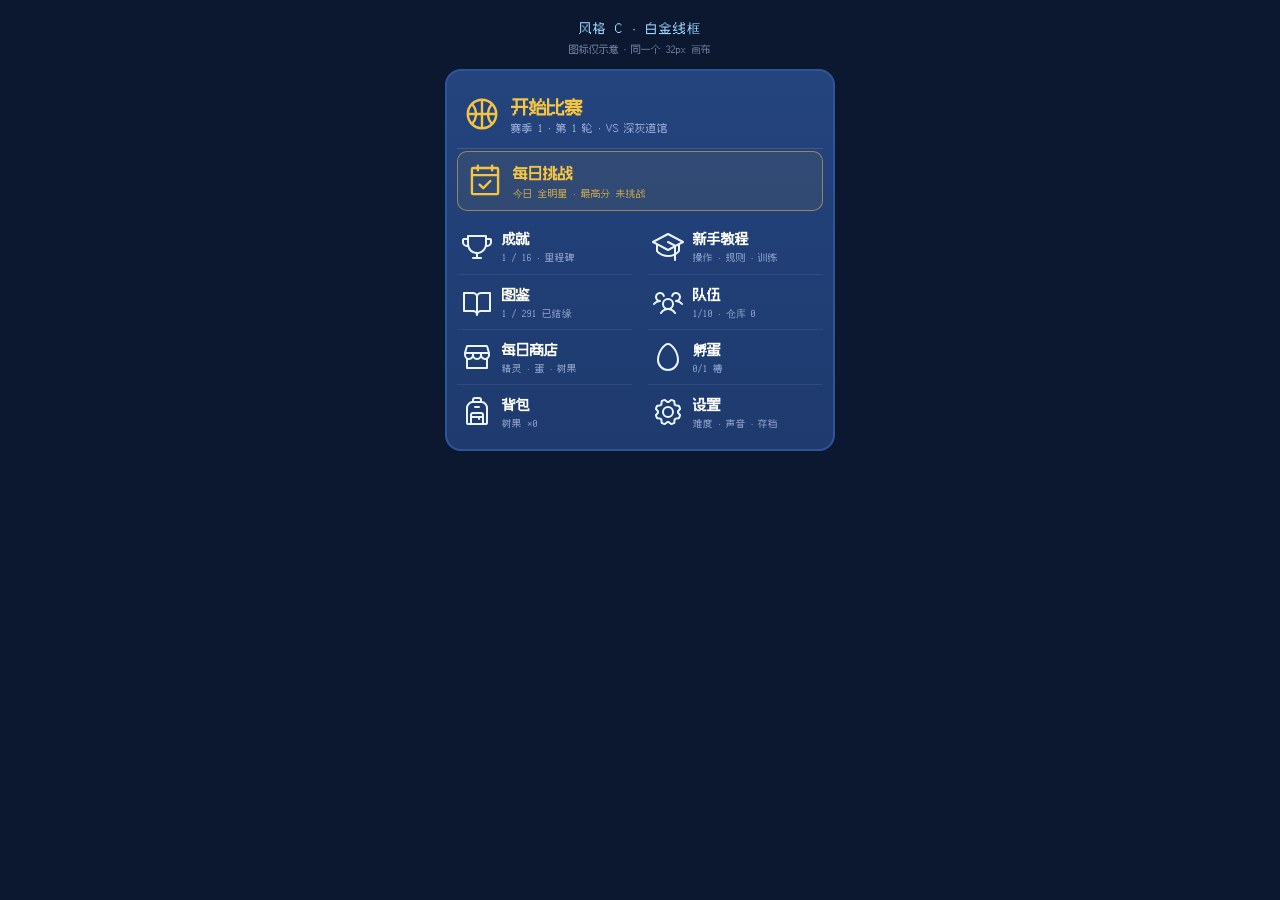
<file: tests/ui-style-preview.html>
<!doctype html>
<html lang="zh-CN">
<head>
<meta charset="utf-8">
<meta name="viewport" content="width=device-width, initial-scale=1">
<title>图标风格预览</title>
<link rel="stylesheet" href="../css/main.css?v=16">
<style>
*{box-sizing:border-box}
body{margin:0;min-height:100vh;background:#0c1730;display:flex;justify-content:center;align-items:flex-start;padding:18px 10px;color:#fff;font-family:var(--sport,monospace)}
.pv-phone{width:390px;max-width:100%}
.pv-name{text-align:center;color:#9ad8ff;font-size:13px;letter-spacing:.08em;margin:0 0 10px}
.pv-sub{text-align:center;color:rgba(173,190,226,.65);font-size:10px;margin:-6px 0 12px}
.pv-panel{background:linear-gradient(180deg,#24447e,#1e3a6e);border:2px solid #2f5599;border-radius:16px;padding:10px}
.pv-hero,.pv-daily,.pv-item{font-family:inherit;color:#fff;cursor:pointer}
.pv-hero{display:flex;align-items:center;gap:10px;width:100%;padding:12px 6px;border:0;border-bottom:1px solid rgba(255,255,255,.12);background:none;text-align:left}
.pv-daily{display:flex;align-items:center;gap:9px;width:100%;padding:10px 8px;margin:2px 0 8px;border:1px solid rgba(245,197,66,.5);border-radius:10px;background:rgba(245,197,66,.07);text-align:left}
.pv-main-icon{width:38px;height:38px;flex-shrink:0;color:var(--ico-main,#f5c542)}
.pv-main-icon svg,.pv-icon svg{width:100%;height:100%;display:block}
.pv-icon{width:32px;height:32px;flex-shrink:0;color:var(--ico-nav,#9ad8ff)}
.pv-txt{display:flex;flex-direction:column;gap:1px;min-width:0;text-align:left}
.pv-hero b{font-size:18px;color:var(--ico-main,#f5c542)}
.pv-hero small{font-size:10.5px;color:rgba(173,190,226,.9)}
.pv-daily b{font-size:15px;color:var(--ico-main,#f5c542)}
.pv-daily small{font-size:9.5px;color:rgba(245,197,66,.78);white-space:nowrap}
.pv-grid{display:grid;grid-template-columns:1fr 1fr;gap:0 16px}
.pv-item{display:flex;align-items:center;gap:9px;padding:9px 4px;border:0;border-bottom:1px solid rgba(255,255,255,.07);background:none;text-align:left}
.pv-item:nth-last-child(-n+2){border-bottom:0}
.pv-item b{display:block;font-size:14px;white-space:nowrap}
.pv-item small{display:block;font-size:9.5px;color:rgba(173,190,226,.8);white-space:nowrap;overflow:hidden;text-overflow:ellipsis}
body.style-gold{--ico-main:#f5c542;--ico-nav:#f5c542}
body.style-ice{--ico-main:#f5c542;--ico-nav:#9ad8ff}
body.style-duo{--ico-main:#f5c542;--ico-nav:#eaf6ff}
</style>
</head>
<body class="style-duo">
<div class="pv-phone">
  <p class="pv-name" id="pvName">风格 C · 白金线框</p>
  <p class="pv-sub">图标仅示意 · 同一个 32px 画布</p>
  <div class="pv-panel">
    <button class="pv-hero"><span class="pv-main-icon"><svg viewBox="0 0 256 256" fill="currentColor" aria-hidden="true"><path d="M128,24A104,104,0,1,0,232,128,104.11,104.11,0,0,0,128,24ZM60,72.17A87.2,87.2,0,0,1,79.63,120H40.37A87.54,87.54,0,0,1,60,72.17ZM136,120V40.37a87.59,87.59,0,0,1,48.68,20.37A103.06,103.06,0,0,0,160.3,120Zm-16,0H95.7A103.06,103.06,0,0,0,71.32,60.74,87.59,87.59,0,0,1,120,40.37ZM79.63,136A87.2,87.2,0,0,1,60,183.83,87.54,87.54,0,0,1,40.37,136Zm16.07,0H120v79.63a87.59,87.59,0,0,1-48.68-20.37A103.09,103.09,0,0,0,95.7,136Zm40.3,0h24.3a103.09,103.09,0,0,0,24.38,59.26A87.59,87.59,0,0,1,136,215.63Zm40.37,0h39.26A87.54,87.54,0,0,1,196,183.83,87.2,87.2,0,0,1,176.37,136Zm0-16A87.2,87.2,0,0,1,196,72.17,87.54,87.54,0,0,1,215.63,120Z"/></svg></span><span class="pv-txt"><b>开始比赛</b><small>赛季 1 · 第 1 轮 · VS 深灰道馆</small></span></button>
    <button class="pv-daily"><span class="pv-main-icon"><svg viewBox="0 0 256 256" fill="currentColor" aria-hidden="true"><path d="M208,32H184V24a8,8,0,0,0-16,0v8H88V24a8,8,0,0,0-16,0v8H48A16,16,0,0,0,32,48V208a16,16,0,0,0,16,16H208a16,16,0,0,0,16-16V48A16,16,0,0,0,208,32ZM72,48v8a8,8,0,0,0,16,0V48h80v8a8,8,0,0,0,16,0V48h24V80H48V48ZM208,208H48V96H208V208Zm-38.34-85.66a8,8,0,0,1,0,11.32l-48,48a8,8,0,0,1-11.32,0l-24-24a8,8,0,0,1,11.32-11.32L116,164.69l42.34-42.35A8,8,0,0,1,169.66,122.34Z"/></svg></span><span class="pv-txt"><b>每日挑战</b><small>今日 全明星 · 最高分 未挑战</small></span></button>
    <div class="pv-grid">
      <button class="pv-item"><span class="pv-icon"><svg viewBox="0 0 256 256" fill="currentColor" aria-hidden="true"><path d="M232,64H208V48a8,8,0,0,0-8-8H56a8,8,0,0,0-8,8V64H24A16,16,0,0,0,8,80V96a40,40,0,0,0,40,40h3.65A80.13,80.13,0,0,0,120,191.61V216H96a8,8,0,0,0,0,16h64a8,8,0,0,0,0-16H136V191.58c31.94-3.23,58.44-25.64,68.08-55.58H208a40,40,0,0,0,40-40V80A16,16,0,0,0,232,64ZM48,120A24,24,0,0,1,24,96V80H48v32q0,4,.39,8Zm144-8.9c0,35.52-29,64.64-64,64.9a64,64,0,0,1-64-64V56H192ZM232,96a24,24,0,0,1-24,24h-.5a81.81,81.81,0,0,0,.5-8.9V80h24Z"/></svg></span><span class="pv-txt"><b>成就</b><small>1 / 16 · 里程碑</small></span></button>
      <button class="pv-item"><span class="pv-icon"><svg viewBox="0 0 256 256" fill="currentColor" aria-hidden="true"><path d="M251.76,88.94l-120-64a8,8,0,0,0-7.52,0l-120,64a8,8,0,0,0,0,14.12L32,117.87v48.42a15.91,15.91,0,0,0,4.06,10.65C49.16,191.53,78.51,216,128,216a130,130,0,0,0,48-8.76V240a8,8,0,0,0,16,0V199.51a115.63,115.63,0,0,0,27.94-22.57A15.91,15.91,0,0,0,224,166.29V117.87l27.76-14.81a8,8,0,0,0,0-14.12ZM128,200c-43.27,0-68.72-21.14-80-33.71V126.4l76.24,40.66a8,8,0,0,0,7.52,0L176,143.47v46.34C163.4,195.69,147.52,200,128,200Zm80-33.75a97.83,97.83,0,0,1-16,14.25V134.93l16-8.53ZM188,118.94l-.22-.13-56-29.87a8,8,0,0,0-7.52,14.12L171,128l-43,22.93L25,96,128,41.07,231,96Z"/></svg></span><span class="pv-txt"><b>新手教程</b><small>操作 · 规则 · 训练</small></span></button>
      <button class="pv-item"><span class="pv-icon"><svg viewBox="0 0 256 256" fill="currentColor" aria-hidden="true"><path d="M232,48H160a40,40,0,0,0-32,16A40,40,0,0,0,96,48H24a8,8,0,0,0-8,8V200a8,8,0,0,0,8,8H96a24,24,0,0,1,24,24,8,8,0,0,0,16,0,24,24,0,0,1,24-24h72a8,8,0,0,0,8-8V56A8,8,0,0,0,232,48ZM96,192H32V64H96a24,24,0,0,1,24,24V200A39.81,39.81,0,0,0,96,192Zm128,0H160a39.81,39.81,0,0,0-24,8V88a24,24,0,0,1,24-24h64Z"/></svg></span><span class="pv-txt"><b>图鉴</b><small>1 / 291 已结缘</small></span></button>
      <button class="pv-item"><span class="pv-icon"><svg viewBox="0 0 256 256" fill="currentColor" aria-hidden="true"><path d="M244.8,150.4a8,8,0,0,1-11.2-1.6A51.6,51.6,0,0,0,192,128a8,8,0,0,1-7.37-4.89,8,8,0,0,1,0-6.22A8,8,0,0,1,192,112a24,24,0,1,0-23.24-30,8,8,0,1,1-15.5-4A40,40,0,1,1,219,117.51a67.94,67.94,0,0,1,27.43,21.68A8,8,0,0,1,244.8,150.4ZM190.92,212a8,8,0,1,1-13.84,8,57,57,0,0,0-98.16,0,8,8,0,1,1-13.84-8,72.06,72.06,0,0,1,33.74-29.92,48,48,0,1,1,58.36,0A72.06,72.06,0,0,1,190.92,212ZM128,176a32,32,0,1,0-32-32A32,32,0,0,0,128,176ZM72,120a8,8,0,0,0-8-8A24,24,0,1,1,87.24,82a8,8,0,1,0,15.5-4A40,40,0,1,0,37,117.51,67.94,67.94,0,0,0,9.6,139.19a8,8,0,1,0,12.8,9.61A51.6,51.6,0,0,1,64,128,8,8,0,0,0,72,120Z"/></svg></span><span class="pv-txt"><b>队伍</b><small>1/10 · 仓库 0</small></span></button>
      <button class="pv-item"><span class="pv-icon"><svg viewBox="0 0 256 256" fill="currentColor" aria-hidden="true"><path d="M232,96a7.89,7.89,0,0,0-.3-2.2L217.35,43.6A16.07,16.07,0,0,0,202,32H54A16.07,16.07,0,0,0,38.65,43.6L24.31,93.8A7.89,7.89,0,0,0,24,96h0v16a40,40,0,0,0,16,32v72a8,8,0,0,0,8,8H208a8,8,0,0,0,8-8V144a40,40,0,0,0,16-32V96ZM54,48H202l11.42,40H42.61Zm50,56h48v8a24,24,0,0,1-48,0Zm-16,0v8a24,24,0,0,1-35.12,21.26,7.88,7.88,0,0,0-1.82-1.06A24,24,0,0,1,40,112v-8ZM200,208H56V151.2a40.57,40.57,0,0,0,8,.8,40,40,0,0,0,32-16,40,40,0,0,0,64,0,40,40,0,0,0,32,16,40.57,40.57,0,0,0,8-.8Zm4.93-75.8a8.08,8.08,0,0,0-1.8,1.05A24,24,0,0,1,168,112v-8h48v8A24,24,0,0,1,204.93,132.2Z"/></svg></span><span class="pv-txt"><b>每日商店</b><small>精灵 · 蛋 · 树果</small></span></button>
      <button class="pv-item"><span class="pv-icon"><svg viewBox="0 0 256 256" fill="currentColor" aria-hidden="true"><path d="M186.66,59.56C168.47,32.29,146.54,16,128,16S87.53,32.29,69.34,59.56C50.7,87.54,40,121.23,40,152a88,88,0,0,0,176,0C216,121.23,205.3,87.54,186.66,59.56ZM128,224a72.08,72.08,0,0,1-72-72c0-27.69,9.72-58.15,26.66-83.56C97.19,46.64,115.41,32,128,32s30.81,14.64,45.34,36.44C190.28,93.85,200,124.31,200,152A72.08,72.08,0,0,1,128,224Z"/></svg></span><span class="pv-txt"><b>孵蛋</b><small>0/1 槽</small></span></button>
      <button class="pv-item"><span class="pv-icon"><svg viewBox="0 0 256 256" fill="currentColor" aria-hidden="true"><path d="M168,40.58V32A24,24,0,0,0,144,8H112A24,24,0,0,0,88,32v8.58A56.09,56.09,0,0,0,40,96V216a16,16,0,0,0,16,16H200a16,16,0,0,0,16-16V96A56.09,56.09,0,0,0,168,40.58ZM112,24h32a8,8,0,0,1,8,8v8H104V32A8,8,0,0,1,112,24Zm56,136H88v-8a8,8,0,0,1,8-8h64a8,8,0,0,1,8,8ZM88,176h48v8a8,8,0,0,0,16,0v-8h16v40H88Zm112,40H184V152a24,24,0,0,0-24-24H96a24,24,0,0,0-24,24v64H56V96A40,40,0,0,1,96,56h64a40,40,0,0,1,40,40V216ZM152,88a8,8,0,0,1-8,8H112a8,8,0,0,1,0-16h32A8,8,0,0,1,152,88Z"/></svg></span><span class="pv-txt"><b>背包</b><small>树果 ×0</small></span></button>
      <button class="pv-item"><span class="pv-icon"><svg viewBox="0 0 256 256" fill="currentColor" aria-hidden="true"><path d="M128,80a48,48,0,1,0,48,48A48.05,48.05,0,0,0,128,80Zm0,80a32,32,0,1,1,32-32A32,32,0,0,1,128,160Zm88-29.84q.06-2.16,0-4.32l14.92-18.64a8,8,0,0,0,1.48-7.06,107.21,107.21,0,0,0-10.88-26.25,8,8,0,0,0-6-3.93l-23.72-2.64q-1.48-1.56-3-3L186,40.54a8,8,0,0,0-3.94-6,107.71,107.71,0,0,0-26.25-10.87,8,8,0,0,0-7.06,1.49L130.16,40Q128,40,125.84,40L107.2,25.11a8,8,0,0,0-7.06-1.48A107.6,107.6,0,0,0,73.89,34.51a8,8,0,0,0-3.93,6L67.32,64.27q-1.56,1.49-3,3L40.54,70a8,8,0,0,0-6,3.94,107.71,107.71,0,0,0-10.87,26.25,8,8,0,0,0,1.49,7.06L40,125.84Q40,128,40,130.16L25.11,148.8a8,8,0,0,0-1.48,7.06,107.21,107.21,0,0,0,10.88,26.25,8,8,0,0,0,6,3.93l23.72,2.64q1.49,1.56,3,3L70,215.46a8,8,0,0,0,3.94,6,107.71,107.71,0,0,0,26.25,10.87,8,8,0,0,0,7.06-1.49L125.84,216q2.16.06,4.32,0l18.64,14.92a8,8,0,0,0,7.06,1.48,107.21,107.21,0,0,0,26.25-10.88,8,8,0,0,0,3.93-6l2.64-23.72q1.56-1.48,3-3L215.46,186a8,8,0,0,0,6-3.94,107.71,107.71,0,0,0,10.87-26.25,8,8,0,0,0-1.49-7.06Zm-16.1-6.5a73.93,73.93,0,0,1,0,8.68,8,8,0,0,0,1.74,5.48l14.19,17.73a91.57,91.57,0,0,1-6.23,15L187,173.11a8,8,0,0,0-5.1,2.64,74.11,74.11,0,0,1-6.14,6.14,8,8,0,0,0-2.64,5.1l-2.51,22.58a91.32,91.32,0,0,1-15,6.23l-17.74-14.19a8,8,0,0,0-5-1.75h-.48a73.93,73.93,0,0,1-8.68,0,8,8,0,0,0-5.48,1.74L100.45,215.8a91.57,91.57,0,0,1-15-6.23L82.89,187a8,8,0,0,0-2.64-5.1,74.11,74.11,0,0,1-6.14-6.14,8,8,0,0,0-5.1-2.64L46.43,170.6a91.32,91.32,0,0,1-6.23-15l14.19-17.74a8,8,0,0,0,1.74-5.48,73.93,73.93,0,0,1,0-8.68,8,8,0,0,0-1.74-5.48L40.2,100.45a91.57,91.57,0,0,1,6.23-15L69,82.89a8,8,0,0,0,5.1-2.64,74.11,74.11,0,0,1,6.14-6.14A8,8,0,0,0,82.89,69L85.4,46.43a91.32,91.32,0,0,1,15-6.23l17.74,14.19a8,8,0,0,0,5.48,1.74,73.93,73.93,0,0,1,8.68,0,8,8,0,0,0,5.48-1.74L155.55,40.2a91.57,91.57,0,0,1,15,6.23L173.11,69a8,8,0,0,0,2.64,5.1,74.11,74.11,0,0,1,6.14,6.14,8,8,0,0,0,5.1,2.64l22.58,2.51a91.32,91.32,0,0,1,6.23,15l-14.19,17.74A8,8,0,0,0,199.87,123.66Z"/></svg></span><span class="pv-txt"><b>设置</b><small>难度 · 声音 · 存档</small></span></button>
    </div>
  </div>
</div>
<script>
const q = new URLSearchParams(location.search);
const style = q.get("style") || "duo";
document.body.className = "style-" + style;
document.getElementById("pvName").textContent = ({gold:"风格 A · 金色线框", ice:"风格 B · 冰蓝线框", duo:"风格 C · 白金线框"})[style] || "风格 C · 白金线框";
</script>
</body>
</html>
</file>
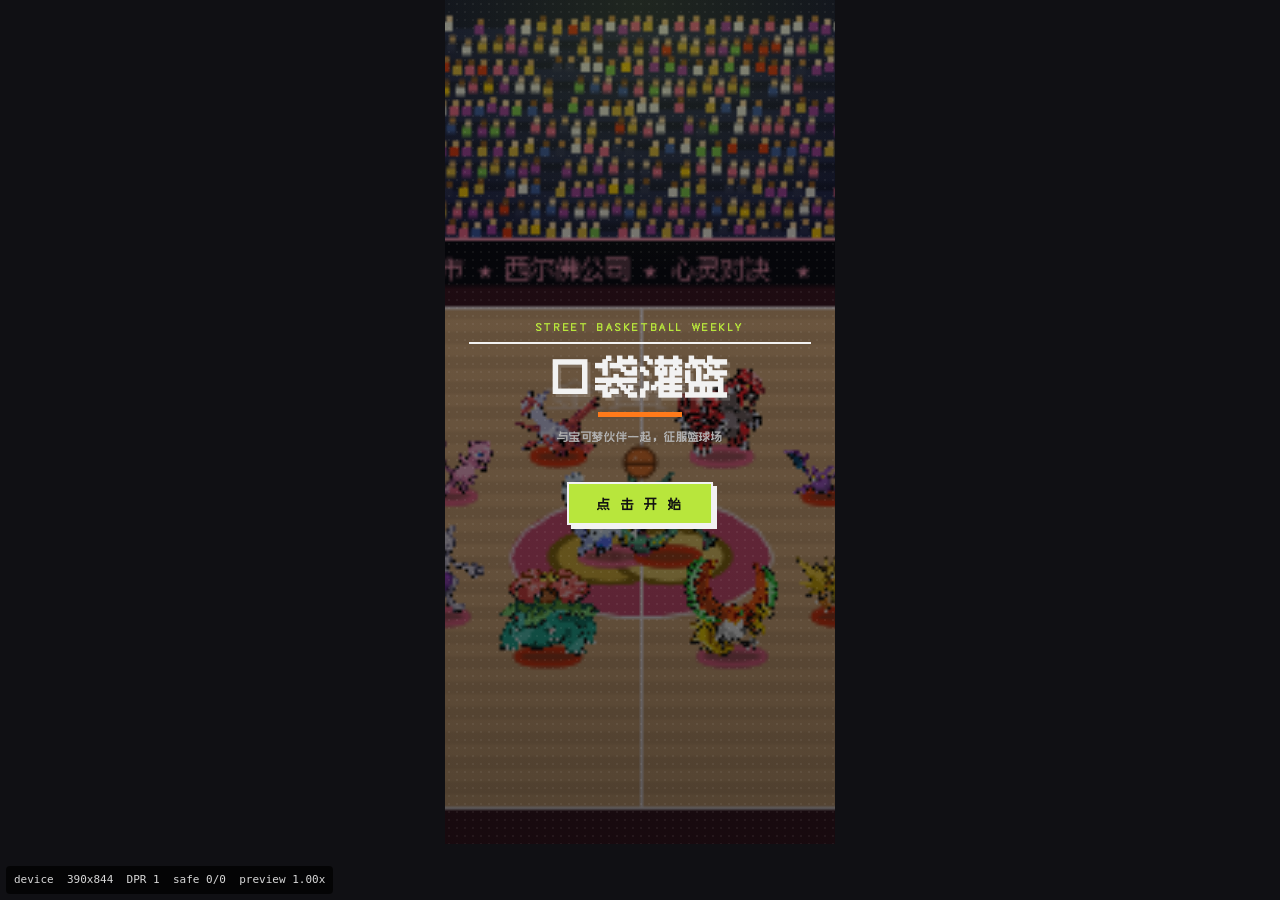
<file: tools/device-harness.html>
<!doctype html>
<html lang="zh-CN">
<head>
<meta charset="utf-8" />
<meta name="viewport" content="width=device-width, initial-scale=1" />
<title>设备适配自检</title>
<style>
  html, body { margin: 0; height: 100%; background: #101014; overflow: hidden; }
  #frame { position: absolute; left: 50%; top: 0; border: 0; background: #000; transform-origin: top center; }
  #label { position: fixed; left: 6px; bottom: 6px; z-index: 9; max-width: 96vw; padding: 6px 8px; border-radius: 4px; background: rgba(0,0,0,.72); color: #d8d8d8; font: 11px/1.5 Consolas, monospace; white-space: pre; }
</style>
</head>
<body>
<div id="label"></div>
<script>
  var q = new URLSearchParams(location.search);
  var w = +q.get("w") || 390;
  var h = +q.get("h") || 844;
  var dpr = q.get("dpr") || "1";
  var safet = q.get("safet") || "0";
  var safeb = q.get("safeb") || "0";
  var dev = q.get("dev") || "device";
  var s = Math.min(1, (innerWidth - 8) / w, (innerHeight - 8) / h);
  var f = document.createElement("iframe");
  f.id = "frame";
  f.width = w;
  f.height = h;
  f.style.transform = "translateX(-50%) scale(" + s + ")";
  f.src = "../index.html?dev=1&safet=" + safet + "&safeb=" + safeb;
  document.body.appendChild(f);
  document.getElementById("label").textContent =
    dev + "  " + w + "x" + h + "  DPR " + dpr + "  safe " + safet + "/" + safeb + "  preview " + s.toFixed(2) + "x";
  window.__frame = f;
  window.__preview = s;
</script>
</body>
</html>
</file>
<file: css/main.css>
/* 口袋灌篮 v2 · 主样式（docs/13 口袋幸存者风格）
   基调：暗色像素场景 + 黄色标题 + 深蓝面板 + 像素字
   字体：沿用旧项目 Fusion Pixel 子集（L1 沿用资产） */
@font-face {
  font-family: "FusionPixel";
  src: url("../assets/fonts/fusion-pixel-12-sc.subset.woff2") format("woff2");
  font-display: swap;
}

:root {
  --bg-dark: #10131f;
  --panel: #2a2f55;
  --panel-2: #1c2040;
  --line: #3a4070;
  --gold: #ffcb05;
  --gold-2: #e3a80c;
  --text: #f4f1e8;
  --text-dim: #9aa0c0;
  --red: #e3350d;
  --green: #7ac74c;
  --font: "FusionPixel", "PingFang SC", "Microsoft YaHei", monospace;
  /* 旧版字体变量桥（menu-legacy/game-legacy 全部引用 --sport）——全站统一像素字体 */
  --sport: "FusionPixel", "PingFang SC", "Hiragino Sans GB", "Microsoft YaHei", "Noto Sans SC", sans-serif;
  --accent: var(--gold);
  --fg: var(--text);
  --muted: var(--text-dim);
  --blue: #12224a;
}

* { margin: 0; padding: 0; box-sizing: border-box; -webkit-tap-highlight-color: transparent; }
html, body { height: 100%; }
body {
  font: 14px/1.5 var(--font);
  color: var(--text);
  background: var(--bg-dark);
  overflow: hidden;
  user-select: none;
}
#app { height: 100%; }

button { font: inherit; color: inherit; background: none; border: 0; cursor: pointer; }
img { image-rendering: pixelated; }

/* ===== 通用面板 ===== */
.pk-panel {
  background: linear-gradient(180deg, var(--panel) 0%, var(--panel-2) 100%);
  border: 2px solid var(--line);
  border-radius: 14px;
  box-shadow: 0 4px 0 rgba(0, 0, 0, 0.35), inset 0 1px 0 rgba(255, 255, 255, 0.08);
}

.pk-btn-gold {
  display: block;
  width: 100%;
  padding: 12px;
  background: linear-gradient(180deg, var(--gold) 0%, var(--gold-2) 100%);
  color: #3a2a00;
  font-size: 16px;
  border-radius: 10px;
  border: 2px solid #8a6a00;
  box-shadow: 0 3px 0 #6a5000;
  text-shadow: 0 1px 0 rgba(255, 255, 255, 0.4);
}
.pk-btn-gold:active { transform: translateY(2px); box-shadow: 0 1px 0 #6a5000; }

/* ===== 场景一：开始界面（参考图一）===== */
.screen-start {
  position: relative;
  height: 100%;
  overflow: hidden;
  display: flex;
  flex-direction: column;
  align-items: center;
  justify-content: center;
  padding-bottom: 0;
}
.start-bg { position: absolute; inset: 0; }
.start-bg canvas { width: 100%; height: 100%; object-fit: cover; }
.start-dim { position: absolute; inset: 0; background: linear-gradient(180deg, rgba(8,10,18,0.35) 0%, rgba(8,10,18,0.78) 70%); }

.start-title {
  position: relative;
  text-align: center;
  margin-bottom: 0;
}
.start-title h1 {
  font-size: 40px;
  letter-spacing: 4px;
  color: var(--gold);
  text-shadow: 0 3px 0 #7a4a00, 0 0 18px rgba(255, 203, 5, 0.35);
}
.start-title p { margin-top: 10px; color: var(--text-dim); font-size: 14px; }
.start-title .start-hint {
  margin-top: 34px;
  padding: 6px 10px;
  font-size: 15px;
  color: var(--text);
  background: none;
  border: 0;
  letter-spacing: 6px;
  animation: blink 1.6s step-end infinite;
}
@keyframes blink { 50% { opacity: 0.35; } }
.screen-start.is-leaving .start-title {
  animation: start-title-up 0.52s cubic-bezier(0.5, 0, 0.2, 1) forwards;
}
.screen-start.is-leaving .start-bg canvas {
  transform: scale(1.1);
  transition: transform 0.62s cubic-bezier(0.4, 0, 0.2, 1);
}
.screen-start.is-leaving .start-bg,
.screen-start.is-leaving .start-dim { opacity: 1; transition: opacity 0.55s ease; }
.screen-start.is-leaving::after {
  content: "";
  position: absolute;
  inset: 0;
  z-index: 9;
  background: #050505;
  opacity: 0;
  pointer-events: none;
  animation: start-veil 0.62s ease-in forwards;
}
@keyframes start-veil {
  0% { opacity: 0; }
  55% { opacity: 0.55; }
  100% { opacity: 1; }
}
@keyframes start-title-up {
  0% { opacity: 1; transform: translateY(0) scale(1); }
  100% { opacity: 0; transform: translateY(-62vh) scale(0.92); }
}

/* ===== 场景二：御三家三选一 ===== */
.screen-starter {
  height: 100%;
  display: flex;
  flex-direction: column;
  align-items: center;
  justify-content: center;
  gap: 22px;
  padding: 24px;
  background: radial-gradient(120% 80% at 50% 0%, #1c2444 0%, var(--bg-dark) 70%);
  animation: starter-screen-in 0.38s ease-out both;
}
.starter-head { animation: starter-head-in 0.45s 0.04s cubic-bezier(0.2, 0.8, 0.2, 1) backwards; }
.starter-card { animation: starter-card-in 0.45s cubic-bezier(0.2, 0.8, 0.2, 1) backwards; }
.starter-card:nth-child(1) { animation-delay: 0.1s; }
.starter-card:nth-child(2) { animation-delay: 0.15s; }
.starter-card:nth-child(3) { animation-delay: 0.2s; }
.starter-card:nth-child(4) { animation-delay: 0.25s; }
.starter-card:nth-child(5) { animation-delay: 0.3s; }
.starter-actions { animation: starter-head-in 0.45s 0.3s cubic-bezier(0.2, 0.8, 0.2, 1) backwards; }
@keyframes starter-screen-in { from { opacity: 0; } to { opacity: 1; } }
@keyframes starter-head-in {
  from { opacity: 0; transform: translateY(14px); }
  to { opacity: 1; transform: none; }
}
@keyframes starter-card-in {
  from { opacity: 0; transform: translateY(24px) scale(0.94); }
  to { opacity: 1; transform: none; }
}
.starter-head { text-align: center; }
.starter-head h2 { font-size: 24px; color: var(--gold); text-shadow: 0 2px 0 #7a4a00; }
.starter-head p { margin-top: 6px; color: var(--text-dim); }

.starter-cards {
  display: grid;
  grid-template-columns: repeat(2, minmax(0, 1fr));
  gap: 12px;
  width: 100%;
  max-width: 360px;
}
.starter-card:nth-child(5) {
  grid-column: 1 / -1;
  justify-self: center;
  width: calc(50% - 5px);
}
.starter-card {
  min-width: 0;
  padding: 14px 8px 12px;
  display: flex;
  flex-direction: column;
  align-items: center;
  gap: 8px;
  border: 2px solid var(--line);
  border-radius: 12px;
  background: var(--panel-2);
  transition: transform 0.12s, border-color 0.12s, box-shadow 0.12s;
}
.starter-card img { width: 120px; height: 120px; }
.starter-card .name { font-size: 15px; }
.starter-card .tag {
  font-size: 12px;
  padding: 2px 10px;
  border-radius: 999px;
  border: 1px solid var(--line);
  color: var(--text-dim);
}
.starter-card.sel {
  border-color: var(--gold);
  box-shadow: 0 0 0 2px rgba(255, 203, 5, 0.35), 0 4px 0 rgba(0, 0, 0, 0.35);
  transform: translateY(-4px);
}
.starter-card.sel .tag { color: var(--gold); border-color: var(--gold); }
.starter-actions { width: 100%; max-width: 420px; }
.starter-actions .pk-btn-gold[disabled] { filter: grayscale(0.8) brightness(0.7); }

/* ===== 场景三：主界面（参考图二布局：球场实时背景+资源条+大标题+展示卡+深蓝菜单） ===== */
.screen-home {
  position: relative;
  height: 100%;
  display: flex;
  flex-direction: column;
  overflow: hidden;
}
.home-bg { position: absolute; inset: 0; z-index: 0; }
.home-bg canvas { width: 100%; height: 100%; object-fit: cover; }
.home-bg .dim { position: absolute; inset: 0; background: linear-gradient(180deg, rgba(8,10,18,0.5) 0%, rgba(8,10,18,0.82) 62%); }

.home-top {
  position: relative;
  z-index: 2;
  display: flex;
  align-items: center;
  gap: 8px;
  padding: calc(var(--safe-t, 0px) + 10px) 12px 8px;
}
.home-top .chip {
  display: flex;
  align-items: center;
  gap: 6px;
  padding: 6px 14px;
  background: rgba(0, 0, 0, 0.55);
  border: 2px solid var(--gold);
  border-radius: 999px;
  font-size: 14px;
  color: var(--gold);
  text-shadow: 0 1px 2px rgba(0, 0, 0, 0.6);
}
.home-top .chip.plain { border-color: var(--line); color: var(--text); text-shadow: none; }
.home-top .chip b { font-size: 16px; }
.home-top .spacer { flex: 1; }

.home-scroll { position: relative; z-index: 2; flex: 1; overflow-y: auto; padding: 2px 14px 16px; }

.home-logo { text-align: center; margin: 4px 0 10px; }
.home-logo h1 {
  font-size: 34px;
  color: var(--gold);
  letter-spacing: 4px;
  text-shadow: 0 3px 0 #7a4a00, 0 0 16px rgba(255, 203, 5, 0.3);
}

.showcase {
  position: relative;
  padding: 12px;
  display: flex;
  flex-direction: column;
  align-items: center;
  gap: 4px;
}
.showcase .swap {
  position: absolute;
  right: 12px;
  top: 10px;
  padding: 4px 12px;
  font-size: 12px;
  color: #3a2a00;
  background: linear-gradient(180deg, var(--gold), var(--gold-2));
  border: 1px solid #8a6a00;
  border-radius: 999px;
}
.showcase .frame {
  width: 132px;
  height: 132px;
  display: flex;
  align-items: center;
  justify-content: center;
  background: radial-gradient(100% 100% at 50% 30%, #2a3568 0%, #141a38 100%);
  border: 2px solid var(--line);
  border-radius: 12px;
}
.showcase .frame img { width: 104px; height: 104px; }
.showcase .meta { display: flex; align-items: center; gap: 8px; font-size: 17px; color: var(--gold); text-shadow: 0 1px 2px rgba(0,0,0,0.5); }
.showcase .meta .type-tag {
  font-size: 12px;
  padding: 2px 9px;
  border-radius: 999px;
  border: 1px solid var(--gold);
  color: var(--gold);
}
.showcase .lv { position: absolute; left: 14px; top: 10px; color: var(--text-dim); font-size: 13px; }

.home-menu { margin-top: 12px; padding: 8px; }
.menu-item {
  display: flex;
  align-items: center;
  gap: 12px;
  width: 100%;
  padding: 13px 12px;
  border-radius: 10px;
  text-align: left;
}
.menu-item:active { background: rgba(255, 255, 255, 0.07); }
.menu-item + .menu-item { border-top: 1px solid var(--line); }
.menu-item .ico { font-size: 20px; width: 28px; text-align: center; }
.menu-item .tx { flex: 1; }
.menu-item .tx b { display: block; font-size: 17px; }
.menu-item .tx span { display: block; font-size: 12px; color: var(--text-dim); margin-top: 2px; }
.menu-grid { display: grid; grid-template-columns: 1fr 1fr; }
.menu-grid .menu-item { padding: 11px 12px; }
.menu-grid .menu-item + .menu-item { border-top: 0; }
.menu-grid .menu-item:nth-child(n + 3) { border-top: 1px solid var(--line); }
.menu-grid .menu-item:nth-child(2n) { border-left: 1px solid var(--line); }
.menu-grid .menu-item .tx b { font-size: 15px; }

/* ===== 手机尺寸适配（390~430px 主力机型） ===== */
@media (max-width: 430px) {
  .home-logo h1 { font-size: 30px; letter-spacing: 3px; }
  .home-top .chip { padding: 5px 11px; font-size: 13px; }
  .home-top .chip b { font-size: 15px; }
  .showcase .frame { width: 116px; height: 116px; }
  .showcase .frame img { width: 92px; height: 92px; }
  .starter-cards { gap: 10px; }
  .starter-card img { width: 105px; height: 105px; }
  .start-title h1 { font-size: 36px; }
}

/* ===== 子页面基座（图鉴等） ===== */
.sub-page {
  height: 100%;
  overflow-y: auto;
  padding: calc(var(--safe-t, 0px) + 10px) 14px 16px;
  background: radial-gradient(120% 60% at 50% 0%, #232a4d 0%, var(--bg-dark) 60%);
}
.page-head { display: flex; align-items: center; gap: 10px; }
.page-head h2 { font-size: 22px; color: var(--gold); text-shadow: 0 2px 0 #7a4a00; }
.page-head .back {
  width: 34px; height: 34px;
  border-radius: 50%;
  background: rgba(0, 0, 0, 0.3);
  border: 1px solid var(--line);
  color: var(--text);
  font-size: 18px;
  padding-bottom: 3px;
}
.page-head .count { margin-left: auto; color: var(--gold); font-size: 18px; }
.page-sub { margin: 6px 0 12px; font-size: 12px; color: var(--text-dim); }

/* 图鉴（移植自旧 dex-ui 设计） */
.dex-tabs { display: flex; gap: 6px; margin-bottom: 10px; overflow-x: auto; }
.dex-tabs button {
  flex-shrink: 0;
  padding: 7px 13px;
  border-radius: 15px;
  background: rgba(0, 0, 0, 0.24);
  color: var(--text-dim);
  font-size: 12px;
}
.dex-tabs button.on { background: var(--gold); color: #1a2c55; }
.dex-tabs button .tc { opacity: 0.75; margin-left: 3px; font-size: 11px; }
.dex-chips { display: flex; gap: 6px; margin-bottom: 12px; }
.dex-chips button {
  padding: 6px 14px;
  border-radius: 13px;
  background: rgba(0, 0, 0, 0.24);
  color: var(--text-dim);
  font-size: 12px;
}
.dex-chips button.on { background: #2e55a5; color: var(--text); box-shadow: inset 0 0 0 2px var(--gold); }
.dex-chips.type-chips { flex-wrap: wrap; margin-top: -4px; }
.dex-chips.type-chips button { padding: 5px 11px; border: 1.5px solid var(--tc, rgba(255, 255, 255, 0.2)); color: var(--tc, var(--text-dim)); }
.dex-chips.type-chips button.on { background: var(--tc, #2e55a5); color: #10203f; box-shadow: 0 0 8px var(--tc); font-weight: 700; }
.dex-card { border: 2px solid rgba(255, 255, 255, 0.12); transition: border-color 0.2s; }
.dex-grid { display: grid; grid-template-columns: repeat(3, 1fr); gap: 8px; }
.dex-card {
  position: relative;
  background: #27498c;
  border-radius: 10px;
  padding: 8px 6px 7px;
  text-align: center;
  box-shadow: inset 0 1px 0 rgba(255, 255, 255, 0.06);
}
.dex-card.off { background: #1b3260; }
.dex-card .no { position: absolute; left: 7px; top: 5px; font-size: 11px; color: var(--text-dim); }
.dex-card.off .no { color: rgba(255, 255, 255, 0.35); }
.dex-card img { width: 56px; height: 56px; display: block; margin: 2px auto 0; }
.dex-card.off img { filter: brightness(0) opacity(0.7); }
.dex-card .nm { font-size: 13px; margin-top: 3px; white-space: nowrap; overflow: hidden; text-overflow: ellipsis; }
.dex-card.off .nm { color: rgba(255, 255, 255, 0.4); }
.dex-card .info { font-size: 11px; color: var(--gold); margin-top: 1px; }
.dex-empty {
  grid-column: 1 / -1;
  background: #24447e;
  border-radius: 12px;
  padding: 18px 14px;
  text-align: center;
  color: var(--text-dim);
  font-size: 13px;
}

/* ===== 商店/孵蛋（卡片网格，沿用图鉴卡片体系） ===== */
.shop-grid { display: grid; grid-template-columns: repeat(3, 1fr); gap: 8px; }
.shop-card {
  position: relative;
  background: #27498c;
  border-radius: 10px;
  padding: 8px 6px 8px;
  text-align: center;
  box-shadow: inset 0 1px 0 rgba(255, 255, 255, 0.06);
  display: flex;
  flex-direction: column;
  align-items: center;
  gap: 4px;
}
.shop-card.off { background: #1b3260; opacity: 0.8; }
.shop-card .no { position: absolute; left: 7px; top: 5px; font-size: 11px; color: var(--text-dim); }
.shop-card img { width: 56px; height: 56px; }
.shop-card .emoji { font-size: 34px; line-height: 56px; }
.shop-card .nm { font-size: 13px; white-space: nowrap; overflow: hidden; text-overflow: ellipsis; max-width: 100%; }
.shop-card.off .nm { color: rgba(255, 255, 255, 0.4); }
.shop-card .info { font-size: 11px; color: var(--gold); }
.shop-card button {
  padding: 5px 14px;
  border-radius: 999px;
  background: linear-gradient(180deg, var(--gold), var(--gold-2));
  color: #3a2a00;
  font-size: 12px;
  border: 1px solid #8a6a00;
}
.shop-card button:disabled { filter: grayscale(0.9) brightness(0.75); }
.shop-empty {
  grid-column: 1 / -1;
  background: #24447e;
  border-radius: 12px;
  padding: 18px 14px;
  text-align: center;
  color: var(--text-dim);
  font-size: 13px;
}

/* Toast 提示 */
#pk-toast {
  position: fixed;
  left: 50%;
  bottom: calc(var(--safe-b, 0px) + 24px);
  transform: translateX(-50%) translateY(20px);
  max-width: min(420px, calc(100vw - 32px));
  padding: 10px 18px;
  background: rgba(12, 16, 34, 0.92);
  border: 1px solid var(--gold);
  border-radius: 999px;
  color: var(--text);
  font-size: 13px;
  opacity: 0;
  transition: opacity 0.2s, transform 0.2s;
  z-index: 999;
  pointer-events: none;
  text-align: center;
}
#pk-toast.show { opacity: 1; transform: translateX(-50%) translateY(0); }

/* ===== 精灵详情弹窗（移植旧 journey-ui 详情设计） ===== */
.detail-wrap {
  position: fixed;
  inset: 0;
  z-index: 960;
  background: rgba(5, 9, 22, 0.78);
  display: flex;
  align-items: center;
  justify-content: center;
  padding: 16px;
}
.detail-box {
  position: relative;
  width: min(460px, 100%);
  max-height: calc(100% - 40px);
  overflow-y: auto;
  background: linear-gradient(180deg, var(--panel) 0%, var(--panel-2) 100%);
  border: 2px solid var(--line);
  border-radius: 16px;
  box-shadow: 0 12px 40px rgba(0, 0, 0, 0.5);
  padding: 14px 16px 16px;
  color: var(--text);
}
.detail-box .dhead { display: flex; align-items: center; justify-content: space-between; margin-bottom: 8px; }
.detail-box .dhead h2 { font-size: 17px; color: var(--gold); }
.detail-box .dback {
  border-radius: 12px;
  padding: 6px 14px;
  background: rgba(0, 0, 0, 0.24);
  color: var(--text-dim);
  font-size: 12px;
}
.detail-top {
  display: flex;
  gap: 14px;
  align-items: center;
  background: #27498c;
  border-radius: 12px;
  padding: 12px;
  margin-bottom: 12px;
}
.detail-top img { width: 104px; height: 104px; flex-shrink: 0; }
.detail-top h3 { margin: 2px 0 0; font-size: 20px; line-height: 1; text-shadow: 0 2px 4px rgba(0, 0, 0, 0.4); }
.detail-ovr { font-size: 22px; color: var(--gold); }
.detail-ovr small { font-size: 11px; margin-left: 3px; color: var(--text-dim); letter-spacing: 0.1em; }
.detail-box .arch { margin: 4px 0 6px; color: var(--text-dim); font-size: 12px; }
.detail-box .types { display: inline-flex; gap: 3px; flex-wrap: wrap; }
.detail-box .types i {
  font-style: normal;
  font-size: 11px;
  background: var(--tc, #888);
  color: #111;
  padding: 2px 6px;
  border-radius: 3px;
}
.ratings { display: grid; grid-template-columns: 1fr 1fr; gap: 6px 14px; margin: 12px 0; }
.rt { display: grid; grid-template-columns: 1fr auto; font-size: 11px; align-items: baseline; gap: 0 6px; }
.rt b { color: var(--gold); font-variant-numeric: tabular-nums; }
.rt i {
  grid-column: 1 / -1;
  height: 7px;
  background: rgba(0, 0, 0, 0.35);
  border-radius: 3px;
  position: relative;
  overflow: hidden;
  border: 1px solid rgba(245, 197, 66, 0.35);
}
.rt i:after { content: ""; position: absolute; inset: 0 auto 0 0; width: var(--v); background: linear-gradient(90deg, #e3a80c, #ffcb05); border-radius: 3px; box-shadow: 0 0 6px rgba(255, 203, 5, 0.55); }
.special-box { background: rgba(0, 0, 0, 0.25); border-radius: 8px; padding: 9px 12px; margin-bottom: 10px; }
.special-box .lbl { font-size: 12px; color: var(--gold); }
.special-box p { margin: 4px 0 0; color: var(--text-dim); font-size: 11px; }
.detail-box .dsec { font-size: 12px; font-weight: 800; color: var(--gold); margin: 12px 0 6px; }
.detail-box .dbtn {
  display: block;
  width: 100%;
  border: none;
  border-radius: 12px;
  padding: 9px 0;
  font-size: 12px;
  cursor: pointer;
  background: linear-gradient(180deg, var(--gold), var(--gold-2));
  color: #3a2a00;
  margin-bottom: 7px;
}
.detail-box .dbtn.b { background: #2e55a5; color: var(--text); }
.detail-box .dbtn[disabled] { background: rgba(255, 255, 255, 0.14); color: rgba(255, 255, 255, 0.4); cursor: not-allowed; }
.detail-box .note { color: var(--text-dim); font-size: 12px; }
.detail-xp { background: #27498c; border-radius: 10px; padding: 8px 12px; margin-bottom: 10px; font-size: 11px; }
.detail-xp .row { display: flex; justify-content: space-between; }
.detail-xp .row b { color: var(--gold); font-size: 14px; }
.detail-xp .track { height: 6px; background: rgba(0, 0, 0, 0.35); border-radius: 3px; overflow: hidden; margin-top: 6px; }
.detail-xp .track i { display: block; height: 100%; background: var(--gold); }
</file>
<file: css/original.css>
@font-face{font-family:Barlow Condensed;font-style:normal;font-weight:500;font-display:swap;src:url(./BarlowCondensed-500.woff2) format("woff2");unicode-range:U+0000-00FF,U+0131,U+0152-0153,U+02BB-02BC,U+02C6,U+02DA,U+02DC,U+0304,U+0308,U+0329,U+2000-206F,U+20AC,U+2122,U+2191,U+2193,U+2212,U+2215,U+FEFF,U+FFFD}@font-face{font-family:Barlow Condensed;font-style:normal;font-weight:600;font-display:swap;src:url(./BarlowCondensed-600.woff2) format("woff2");unicode-range:U+0000-00FF,U+0131,U+0152-0153,U+02BB-02BC,U+02C6,U+02DA,U+02DC,U+0304,U+0308,U+0329,U+2000-206F,U+20AC,U+2122,U+2191,U+2193,U+2212,U+2215,U+FEFF,U+FFFD}@font-face{font-family:Barlow Condensed;font-style:normal;font-weight:700;font-display:swap;src:url(./BarlowCondensed-700.woff2) format("woff2");unicode-range:U+0000-00FF,U+0131,U+0152-0153,U+02BB-02BC,U+02C6,U+02DA,U+02DC,U+0304,U+0308,U+0329,U+2000-206F,U+20AC,U+2122,U+2191,U+2193,U+2212,U+2215,U+FEFF,U+FFFD}@font-face{font-family:Barlow Condensed;font-style:normal;font-weight:800;font-display:swap;src:url(./BarlowCondensed-800.woff2) format("woff2");unicode-range:U+0000-00FF,U+0131,U+0152-0153,U+02BB-02BC,U+02C6,U+02DA,U+02DC,U+0304,U+0308,U+0329,U+2000-206F,U+20AC,U+2122,U+2191,U+2193,U+2212,U+2215,U+FEFF,U+FFFD}@font-face{font-family:"Press Start 2P";font-style:normal;font-weight:400;font-display:swap;src:url(./PressStart2P-400.woff2) format("woff2");unicode-range:U+0000-00FF,U+0131,U+0152-0153,U+02BB-02BC,U+02C6,U+02DA,U+02DC,U+0304,U+0308,U+0329,U+2000-206F,U+20AC,U+2122,U+2191,U+2193,U+2212,U+2215,U+FEFF,U+FFFD}:root{--bg: #0a0d1f;--panel: #121736;--panel-2: #1a2050;--line: #2a3170;--fg: #f2f0e6;--muted: #9aa0c8;--accent: #ffcb05;--red: #e3350d;--blue: #3b6fd8;--good: #21d07a;--pixel: "Press Start 2P", "PingFang SC", "Hiragino Sans GB", "Microsoft YaHei", "Noto Sans SC", sans-serif;--sport: "Barlow Condensed", "PingFang SC", "Hiragino Sans GB", "Microsoft YaHei", "Noto Sans SC", "Arial Narrow", system-ui, sans-serif;color-scheme:dark}*{box-sizing:border-box}html,body{height:100%;margin:0;touch-action:manipulation}html{-webkit-text-size-adjust:100%;text-size-adjust:100%}html,body,canvas,button,.game,.game *,.pause-menu,.pause-menu *{touch-action:manipulation;-webkit-user-select:none;-moz-user-select:-moz-none;user-select:none;-webkit-touch-callout:none;-webkit-tap-highlight-color:transparent}input,textarea,[contenteditable],:is(input,textarea,[contenteditable],[contenteditable] *){-webkit-user-select:text;-moz-user-select:text;user-select:text;-webkit-touch-callout:default}.game{touch-action:none}body{background:var(--bg);color:var(--fg);font:500 17px/1.4 var(--sport);-webkit-font-smoothing:antialiased;-webkit-tap-highlight-color:transparent}#app{min-height:100%}button{font:inherit;color:inherit;cursor:pointer}button:focus-visible,input:focus-visible{outline:2px solid var(--accent);outline-offset:2px}img{max-width:100%}[hidden]{display:none!important}.btn{border:2px solid var(--line);background:var(--panel-2);padding:10px 18px;border-radius:6px;font-weight:700;letter-spacing:.06em;text-transform:uppercase;transition:transform .08s,background .15s}.btn:hover:not(:disabled){background:var(--line)}.btn:active:not(:disabled){transform:translateY(1px)}.btn:disabled{opacity:.45;cursor:default}.btn.primary{background:var(--accent);border-color:var(--accent);color:#1a1400}.btn.primary:hover:not(:disabled){background:#ffd83d}.btn.ghost{background:transparent}.btn.big{padding:13px 26px;font-size:1.15rem}.btn.small{padding:6px 12px;font-size:.9rem}.actions{display:flex;flex-wrap:wrap;gap:10px}.actions.center{justify-content:center}kbd{font:.72rem/1 var(--pixel);background:var(--bg);border:1px solid var(--line);border-bottom-width:3px;border-radius:4px;padding:3px 5px;white-space:nowrap}.menu{position:relative;max-width:1080px;margin:0 auto;padding-block:40px 32px;padding-left:max(16px,env(safe-area-inset-left,0px));padding-right:max(16px,env(safe-area-inset-right,0px));overflow:hidden}.parade{position:absolute;inset:0 0 auto;height:150px;pointer-events:none;opacity:.22}.parade img{position:absolute;top:calc(20px + (var(--i) * 37px) % 90px);left:calc(var(--i) * 7.3%);width:72px;image-rendering:pixelated;animation:float 4s ease-in-out infinite alternate;animation-delay:calc(var(--i) * -.6s)}@keyframes float{to{transform:translateY(-10px)}}.title{position:relative;text-align:center;margin-bottom:32px}.logo{font:400 clamp(2.4rem,9vw,5.2rem)/1 var(--pixel);margin:0;display:inline-flex;gap:.25em;letter-spacing:-.02em}.logo-poke{color:var(--accent);text-shadow:.06em .06em 0 var(--blue),.12em .12em 0 #0b1a46}.logo-jam{color:var(--fg);text-shadow:.06em .06em 0 var(--red),.12em .12em 0 #4a0d04}.tag{color:var(--muted);font-size:1.2rem;margin:18px 0 0;text-wrap:balance}.menu-grid{display:grid;grid-template-columns:minmax(0,1fr) minmax(0,1.2fr);gap:20px;align-items:start}@media(max-width:760px){.menu-grid{grid-template-columns:minmax(0,1fr)}}.card{background:var(--panel);border:1px solid var(--line);border-radius:10px;padding:20px;min-width:0}.setup{display:flex;flex-direction:column;gap:18px}.field{display:flex;flex-direction:column;gap:6px;font-size:.85rem;font-weight:700;letter-spacing:.12em;text-transform:uppercase;color:var(--muted)}.field input{font:700 1.2rem var(--sport);color:var(--fg);background:var(--bg);border:2px solid var(--line);border-radius:6px;padding:8px 12px}.seg{display:flex;flex-wrap:wrap;gap:6px}.seg button{flex:1 1 auto;background:var(--bg);border:2px solid var(--line);border-radius:6px;padding:7px 10px;font-weight:700;letter-spacing:.04em;color:var(--muted)}.seg button.on{border-color:var(--accent);color:var(--fg);background:var(--panel-2)}.controls h3{margin:0 0 10px;font-size:.85rem;letter-spacing:.14em;text-transform:uppercase;color:var(--muted)}.controls table{border-collapse:collapse;width:100%}.controls th{text-align:left;font-weight:700;padding:6px 12px 6px 0;vertical-align:top;white-space:nowrap}.controls td{padding:6px 0;color:var(--muted)}.controls tr+tr{border-top:1px solid var(--line)}.controls .note{color:var(--muted);font-size:.9rem;margin:12px 0 0}.setup-note{margin:0;color:var(--muted)}.mode{display:flex;flex-direction:column;gap:10px;padding-top:16px;border-top:1px solid var(--line)}.mode h2{margin:0;font:.95rem var(--pixel);color:var(--accent)}.quick{max-width:1080px;margin:0 auto;padding-block:14px 32px;padding-left:max(16px,env(safe-area-inset-left,0px));padding-right:max(16px,env(safe-area-inset-right,0px))}.opp-grid{list-style:none;margin:8px 0 0;padding:0;display:grid;grid-template-columns:repeat(auto-fill,minmax(190px,1fr));gap:12px}.opp{width:100%;height:100%;display:flex;flex-direction:column;align-items:center;gap:4px;padding:14px 10px;background:linear-gradient(170deg,color-mix(in srgb,var(--tc, var(--line)) 30%,var(--panel)),var(--panel) 60%);border:2px solid color-mix(in srgb,var(--tc, var(--line)) 60%,var(--line));border-radius:10px;text-align:center;transition:transform .1s}.opp:hover{transform:translateY(-2px);border-color:var(--accent)}.opp strong{font-size:1.2rem;line-height:1.1}.opp-lvl{font-size:.75rem;font-weight:800;letter-spacing:.1em;text-transform:uppercase;color:var(--muted)}.opp-leader{color:var(--fg);font-weight:600}.opp-q{font:2.2rem var(--pixel);color:var(--accent);height:56px;display:grid;place-items:center}.venue{max-width:360px;margin:16px auto 0}.venue select{font:700 1.05rem var(--sport);color:var(--fg);background:var(--bg);border:2px solid var(--line);border-radius:6px;padding:8px 10px}.game-settings{display:grid;grid-template-columns:minmax(0,1fr) minmax(0,1fr);gap:16px;max-width:640px;margin:22px auto}@media(max-width:600px){.game-settings{grid-template-columns:minmax(0,1fr)}}.foot{color:var(--muted);font-size:.8rem;text-align:center;margin-top:28px}.foot p{margin:6px 0}.foot-links{display:flex;gap:18px;justify-content:center;flex-wrap:wrap;font-size:.9rem}.foot a,.link-btn{color:var(--muted);text-decoration:underline;text-underline-offset:3px}.link-btn{background:none;border:0;padding:0;font:inherit}.link-btn.warn{color:#ffb3a1}.foot-ca{display:flex;gap:10px;justify-content:center;align-items:center;white-space:nowrap;font-size:.8rem}.foot-ca .ca-short{display:none}.ca-copy{border:1px solid var(--muted);border-radius:4px;padding:1px 6px;font-size:.7rem;text-decoration:none;min-width:3.6rem}@media(max-width:700px),(max-height:500px){.foot-ca .ca-full{display:none}.foot-ca .ca-short{display:inline}}.foot-status{color:var(--good);font-weight:700;min-height:1.2em}.draft{max-width:1280px;margin:0 auto;padding-block:14px 24px;padding-left:max(16px,env(safe-area-inset-left,0px));padding-right:max(16px,env(safe-area-inset-right,0px))}.draft-head{display:flex;align-items:center;gap:12px;flex-wrap:wrap;margin-bottom:14px}.status{flex:1;display:flex;flex-direction:column;align-items:center;min-width:180px}.round{font:.72rem var(--pixel);color:var(--muted)}.otc{font-weight:800;font-size:1.3rem;letter-spacing:.04em;text-transform:uppercase}.otc.you{color:var(--accent);animation:pulse 1s ease-in-out infinite alternate}@keyframes pulse{to{opacity:.65}}.head-actions{display:flex;gap:8px}.draft-body{display:grid;grid-template-columns:minmax(0,1fr) 360px;gap:18px;align-items:start}@media(max-width:900px){.draft-body{grid-template-columns:minmax(0,1fr)}}.filters{display:flex;gap:6px;flex-wrap:wrap;margin-bottom:12px}.filters button{background:var(--panel);border:2px solid var(--line);border-radius:999px;padding:4px 14px;font-weight:700;color:var(--muted)}.filters button.on{border-color:var(--accent);color:var(--fg)}.filters select{background:var(--panel);color:var(--fg);border:2px solid var(--line);border-radius:999px;padding:4px 12px;font:700 1rem var(--sport)}.grid{display:grid;grid-template-columns:repeat(auto-fill,minmax(118px,1fr));gap:10px}.t-dmd{--tier: #c084fc;--tier2: #f0abfc}.t-ame{--tier: #8b5cf6;--tier2: #a78bfa}.t-rby{--tier: #e3350d;--tier2: #ff7a59}.t-sap{--tier: #3b6fd8;--tier2: #7aa2ff}.t-emr{--tier: #21a366;--tier2: #5fe0a0}.t-gld{--tier: #d4a017;--tier2: #ffd866}.t-brz{--tier: #9a6a3a;--tier2: #c89a6a}.mon-card{position:relative;display:flex;flex-direction:column;align-items:center;gap:2px;padding:8px 6px 10px;background:linear-gradient(160deg,color-mix(in srgb,var(--tier) 35%,var(--panel)) 0%,var(--panel) 55%);border:2px solid color-mix(in srgb,var(--tier) 60%,var(--line));border-radius:10px;text-align:center;min-width:0;transition:transform .1s,border-color .1s}.mon-card:hover{transform:translateY(-2px);border-color:var(--tier2)}.mon-card.sel{border-color:var(--accent);box-shadow:0 0 0 2px var(--accent)}.mon-card .ovr{position:absolute;top:6px;left:8px;font:800 1.5rem/1 var(--sport);color:var(--tier2)}.mon-card .pos{position:absolute;top:9px;right:8px;font-weight:800;font-size:.85rem;letter-spacing:.06em;color:var(--muted)}.mon-card img{width:80px;height:80px;image-rendering:pixelated;margin-top:8px}.mon-card .nm{font-weight:700;font-size:1.05rem;line-height:1.1;overflow-wrap:anywhere}.types{display:inline-flex;gap:3px;flex-wrap:wrap;justify-content:center}.types i{font:normal 700 .64rem/1 var(--sport);letter-spacing:.06em;text-transform:uppercase;background:var(--tc);color:#111;padding:2px 5px;border-radius:3px}.side{display:flex;flex-direction:column;gap:14px;position:-webkit-sticky;position:sticky;top:12px}.detail{position:relative;background:var(--panel);border:1px solid var(--line);border-radius:10px;padding:16px}.detail .close{position:absolute;top:6px;right:8px;background:none;border:0;font-size:1.6rem;color:var(--muted)}.detail-top{display:flex;gap:14px;align-items:center}.detail-top img{width:104px;height:104px;image-rendering:pixelated;flex-shrink:0}.detail-top h3{margin:0;font-size:1.6rem;line-height:1}.detail-ovr{font:800 2.4rem/1 var(--sport);color:var(--tier2)}.detail-ovr small{font-size:.8rem;margin-left:4px;color:var(--muted);letter-spacing:.1em}.arch{margin:4px 0 6px;color:var(--muted);font-weight:600}.ratings{display:grid;grid-template-columns:1fr 1fr;gap:6px 14px;margin:14px 0}.rt{display:grid;grid-template-columns:1fr auto;font-size:.92rem;align-items:baseline}.rt b{font-weight:800;color:var(--tier2);font-variant-numeric:tabular-nums}.rt i{grid-column:1 / -1;height:4px;background:var(--bg);border-radius:2px;position:relative;overflow:hidden}.rt i:after{content:"";position:absolute;inset:0 auto 0 0;width:var(--v);background:var(--tier2)}.rt .t-dmd,.rt .t-ame,.rt .t-rby,.rt .t-sap,.rt .t-emr,.rt .t-gld,.rt .t-brz{color:var(--tier2)}.special-box{background:var(--bg);border-radius:8px;padding:10px 12px;margin-bottom:12px}.special-box .lbl{font:.62rem var(--pixel);color:var(--accent)}.special-box p{margin:6px 0 0;color:var(--muted);font-size:.95rem}.detail .pick{width:100%}.rosters{display:grid;gap:12px}.roster{background:var(--panel);border:1px solid var(--line);border-radius:10px;padding:12px}.roster h4{margin:0 0 8px;display:flex;gap:8px;align-items:baseline;flex-wrap:wrap;font-size:1.05rem;letter-spacing:.04em;text-transform:uppercase}.roster.you h4{color:#8fb0ff}.roster.cpu h4{color:#ff8a8f}.tovr{font-weight:800;color:var(--fg);margin-left:auto}.chem{font-size:.78rem;color:var(--good);font-weight:700;letter-spacing:.04em}.chem.off{color:var(--muted)}.roster ul{list-style:none;margin:0;padding:0;display:grid;gap:4px}.roster li{display:grid;grid-template-columns:32px 1fr auto 28px;gap:8px;align-items:center;min-height:34px}.roster li img{width:32px;height:32px;image-rendering:pixelated}.roster li b{color:var(--tier2);text-align:right;font-weight:800}.roster li .pos{color:var(--muted);font-weight:700;font-size:.85rem}.roster li.empty{grid-template-columns:1fr;border:1px dashed var(--line);border-radius:6px;padding:0 10px;color:var(--muted);font-size:.85rem}.log{list-style:none;margin:0;padding:0;color:var(--muted);font-size:.9rem}.log li:first-child{color:var(--fg)}@media(max-width:900px){.side{position:static}.detail{position:fixed;left:0;right:0;bottom:0;z-index:20;max-height:78vh;overflow-y:auto;border-radius:14px 14px 0 0;padding-bottom:max(16px,var(--safe-b, 0px));padding-left:max(16px,env(safe-area-inset-left,0px));padding-right:max(16px,env(safe-area-inset-right,0px));box-shadow:0 -10px 40px #0009}}.hub{max-width:1180px;margin:0 auto;padding-block:16px 32px;padding-left:max(16px,env(safe-area-inset-left,0px));padding-right:max(16px,env(safe-area-inset-right,0px));display:flex;flex-direction:column;gap:16px}.hub-head{display:flex;align-items:center;gap:14px;border-left:6px solid var(--tc);padding-left:14px}.hub-head h1{margin:0;font:800 clamp(1.6rem,5vw,2.4rem)/1 var(--sport);text-transform:uppercase;letter-spacing:.03em}.hub-head p{margin:4px 0 0;color:var(--muted);font-weight:600}.hub-head .btn{order:2;margin-left:auto}.eyebrow{margin:0 0 10px;font:.62rem var(--pixel);color:var(--accent);letter-spacing:.06em;text-transform:uppercase}.next h2{margin:0 0 12px;font:800 1.8rem/1.1 var(--sport);text-transform:uppercase;text-wrap:balance}.nx-cols{display:grid;grid-template-columns:minmax(0,1fr) auto minmax(0,1fr);gap:14px;align-items:center}@media(max-width:700px){.nx-cols{grid-template-columns:minmax(0,1fr)}.nx-cols .vs{text-align:center}}.vs{font:1.4rem var(--pixel);color:var(--accent)}.nx-team{background:var(--bg);border-radius:8px;border-top:4px solid var(--tc);padding:12px;min-width:0}.nx-team .where{font-size:.75rem;font-weight:700;letter-spacing:.14em;text-transform:uppercase;color:var(--muted)}.nx-team h3{margin:2px 0 0;font-size:1.4rem;text-transform:uppercase;letter-spacing:.03em}.nx-team p{margin:0 0 8px;color:var(--muted);font-weight:600}.lineup{list-style:none;margin:0;padding:0;display:grid;grid-template-columns:repeat(5,minmax(0,1fr));gap:4px}.lineup li{display:flex;flex-direction:column;align-items:center;font-size:.8rem;font-weight:700;color:var(--muted);min-width:0}.lineup img{width:52px;height:52px;image-rendering:pixelated}.lineup b{color:var(--tier2);font-size:1rem}.next .game-settings{margin:16px auto}.champ{border-top:5px solid var(--tc)}.champ .lineup{max-width:420px;margin-bottom:14px}.mvp{display:flex;gap:12px;align-items:center;background:var(--bg);border-radius:8px;padding:8px 14px;max-width:460px}.mvp img{width:64px;height:64px;image-rendering:pixelated}.awards{list-style:none;margin:0 0 4px;padding:0;display:grid;grid-template-columns:repeat(auto-fill,minmax(260px,1fr));gap:8px}.awards .mvp{max-width:none}.awards .mvp.mine{outline:2px solid var(--accent)}.mvp div{display:flex;flex-direction:column}.mvp .lbl,.continue .lbl{font:.56rem var(--pixel);color:var(--accent)}.mvp strong{font-size:1.4rem;line-height:1.2}.mvp span:last-child{color:var(--muted)}.note{color:var(--muted);font-size:.9rem;margin:10px 0 0}.hub-grid{display:grid;grid-template-columns:minmax(0,1.3fr) minmax(0,1fr);gap:16px;align-items:start}.hub-grid .col{display:flex;flex-direction:column;gap:16px;min-width:0}@media(max-width:900px){.hub-grid{grid-template-columns:minmax(0,1fr)}}@media(max-width:520px){.tbl .opt{display:none}}.sec{margin:0 0 10px;font-size:.85rem;letter-spacing:.14em;text-transform:uppercase;color:var(--muted)}.sec+.sec,ul+.sec{margin-top:18px}.tbl-scroll{overflow-x:auto}.tbl{border-collapse:collapse;width:100%;font-variant-numeric:tabular-nums}.tbl th,.tbl td{padding:6px;text-align:right;white-space:nowrap}.tbl thead th{color:var(--muted);font-size:.78rem;letter-spacing:.08em;text-transform:uppercase}.tbl thead th:nth-child(-n+2),.tbl tbody th{text-align:left}.tbl tbody tr{border-top:1px solid var(--line)}.standings tbody th div{display:flex;align-items:center;gap:8px;font-weight:700}.standings tbody th i{width:10px;height:10px;border-radius:2px;background:var(--tc)}.standings tr.me{background:color-mix(in srgb,var(--blue) 18%,transparent)}.standings tr.cut{border-bottom:2px dashed var(--accent)}.roster-tbl tbody th div{display:flex;align-items:center;gap:8px;font-weight:700}.roster-tbl tbody th{white-space:normal;min-width:150px}.roster-tbl tbody th img{width:40px;height:40px;image-rendering:pixelated}.roster-tbl tbody th span{display:flex;flex-direction:column;line-height:1.15}.roster-tbl small{color:var(--muted);font-weight:600;font-size:.8rem}.roster-tbl b{font-size:1.15rem;font-weight:800;color:var(--tier2)}.roster-head{display:flex;justify-content:space-between;align-items:center;gap:10px;flex-wrap:wrap;margin-bottom:6px}.roster-head .sec{margin:0}.roster-head small{color:var(--accent);letter-spacing:.08em;margin-left:6px}.roster-tbl tr.pickable{cursor:pointer}.roster-tbl tr.pickable:hover{background:color-mix(in srgb,var(--accent) 8%,transparent)}.roster-tbl tr.picked{background:color-mix(in srgb,var(--accent) 22%,transparent);outline:2px solid var(--accent);outline-offset:-2px}.lineup-help{margin:0 0 8px;color:var(--fg)}.roster-tbl small .out{color:#fff;background:var(--red);border-radius:3px;padding:0 4px;font-size:.7rem;letter-spacing:.04em}.warn-note{margin:0 0 8px;color:#ffb3a1}.roster-tbl tr.grp th{text-align:left;font-size:.72rem;letter-spacing:.14em;text-transform:uppercase;color:var(--accent);padding-top:12px}.lv{position:relative;font-weight:700;padding-bottom:10px!important}.lv i{position:absolute;left:6px;right:6px;bottom:4px;height:3px;background:var(--bg);border-radius:2px;overflow:hidden}.lv i:after{content:"";position:absolute;inset:0 auto 0 0;width:var(--v);background:var(--good)}.leads{display:grid;gap:14px}.lead h4{margin:0 0 4px;font-size:1rem}.lead ol{list-style:none;margin:0;padding:0;display:grid;gap:2px}.lead li{display:grid;grid-template-columns:32px 1fr auto;gap:8px;align-items:center}.lead img{width:32px;height:32px;image-rendering:pixelated}.lead small{font-weight:800}.lead b{font-variant-numeric:tabular-nums}.scores,.news{list-style:none;margin:0;padding:0;display:grid;gap:4px}.scores li{display:grid;grid-template-columns:3em 2.2em 1em 2.2em 3em 1fr;gap:6px;align-items:baseline;color:var(--muted);font-variant-numeric:tabular-nums}.scores li b{text-align:right;font-weight:600}.scores li b:nth-of-type(2){text-align:left}.scores li.empty{display:block}.scores small{text-align:right}.scores .win{color:var(--fg);font-weight:800}.scores small{color:var(--muted)}.news li{color:var(--muted);font-size:.95rem}.news li:first-child{color:var(--fg)}li.empty{color:var(--muted)}.lead li.empty{display:block}.sheet-bg{position:fixed;top:0;right:0;bottom:0;left:0;z-index:30;background:#05060fbf;display:grid;place-items:center;padding:16px}.sheet{position:relative;background:var(--panel);border:1px solid var(--line);border-radius:12px;padding:18px;width:min(560px,100%);max-height:86vh;overflow-y:auto}.sheet h3{margin:0 32px 0 0;font-size:1.3rem}.sheet .close{position:absolute;top:8px;right:10px;background:none;border:0;font-size:1.6rem;color:var(--muted)}.fa-list{list-style:none;margin:12px 0 0;padding:0;display:grid;gap:6px}.fa-list li{display:grid;grid-template-columns:44px minmax(0,1fr) auto auto;gap:10px;align-items:center;border-top:1px solid var(--line);padding-top:6px}.fa-list img{width:44px;height:44px;image-rendering:pixelated}.fa-list .nm{display:flex;flex-direction:column;font-weight:700;align-items:flex-start;gap:2px}.fa-list small{color:var(--muted);font-weight:600}.fa-list b{font-size:1.3rem;font-weight:800;color:var(--tier2)}.continue{display:flex;flex-direction:column;gap:6px;align-items:flex-start;padding-bottom:16px;border-bottom:1px solid var(--line)}.continue strong{font-size:1.15rem}.btn.warn{border-color:var(--red);color:#ffb3a1}.trade-sheet{width:min(760px,100%)}.trade-teams{display:flex;flex-wrap:wrap;gap:6px;margin:10px 0 4px}.trade-teams button{background:var(--bg);border:2px solid var(--line);border-left:6px solid var(--tc);border-radius:6px;padding:4px 10px;font-weight:800;letter-spacing:.06em;color:var(--muted)}.trade-teams button.on{border-color:var(--accent);border-left-color:var(--tc);color:var(--fg)}.trade-cols{display:grid;grid-template-columns:minmax(0,1fr) minmax(0,1fr);gap:12px;margin-top:8px}@media(max-width:560px){.trade-cols{grid-template-columns:minmax(0,1fr)}}.trade-cols h4{margin:0 0 6px;font-size:.8rem;letter-spacing:.1em;text-transform:uppercase;color:var(--accent)}.trade-cols ul{list-style:none;margin:0;padding:0;display:grid;gap:4px}.trade-row{width:100%;display:grid;grid-template-columns:34px minmax(0,1fr) auto;gap:8px;align-items:center;background:var(--bg);border:2px solid var(--line);border-radius:8px;padding:3px 8px;text-align:left}.trade-row img{width:34px;height:34px;image-rendering:pixelated}.trade-row .nm{display:flex;flex-direction:column;font-weight:700;line-height:1.15;min-width:0}.trade-row small{color:var(--muted);font-weight:600;font-size:.78rem}.trade-row small .out{color:#fff;background:var(--red);border-radius:3px;padding:0 4px}.trade-row b{font-size:1.15rem;font-weight:800;color:var(--tier2)}.trade-row.on{border-color:var(--accent);box-shadow:0 0 0 2px var(--accent)}.verdict{margin-top:12px}.verdict .meter{height:10px;border-radius:5px;background:linear-gradient(90deg,#e3350d,#ffcb05 50%,#21d07a);position:relative}.verdict .meter i{position:absolute;top:-4px;left:var(--v);width:4px;height:18px;margin-left:-2px;background:#fff;border-radius:2px;box-shadow:0 0 0 2px #000}.verdict p{margin:8px 0 0;font:.62rem/1.6 var(--pixel)}.verdict.ok p{color:var(--good)}.badge-case ul{list-style:none;margin:0;padding:0;display:grid;grid-template-columns:repeat(9,minmax(0,1fr));gap:6px}@media(max-width:700px){.badge-case ul{grid-template-columns:repeat(5,minmax(0,1fr))}}.badge-case li{display:flex;flex-direction:column;align-items:center;gap:4px;padding:8px 2px;border-radius:8px;background:var(--bg);font-size:.78rem;font-weight:700;color:var(--muted)}.badge-case li.got{color:var(--fg);background:color-mix(in srgb,var(--accent) 12%,var(--bg))}.badge-case h3 b{color:var(--accent)}.badge-svg.locked{filter:grayscale(1) brightness(.45);opacity:.6}.leader{color:var(--fg)!important;font-weight:700;margin:0 0 4px!important}.standings tbody th span{display:flex;flex-direction:column;line-height:1.1}.standings tbody th small{color:var(--muted);font-weight:600;font-size:.78rem}.badge-won{display:flex;flex-direction:column;align-items:center;gap:10px;text-align:center;background:#f8f8f0;color:#1c1c28;border:4px double var(--tc, #2a3170);border-radius:8px;padding:18px;margin:0 auto 22px;max-width:640px}.badge-won .badge-svg{animation:badge-pop .6s cubic-bezier(.2,1.6,.4,1) both}.badge-won p{margin:0;font:.7rem/1.7 var(--pixel)}@keyframes badge-pop{0%{transform:scale(0) rotate(-30deg)}}.tbar{display:none;position:fixed;left:0;right:0;bottom:0;z-index:15;align-items:center;gap:10px;padding-block:8px max(8px,var(--safe-b, 0px));padding-left:max(16px,env(safe-area-inset-left,0px));padding-right:max(16px,env(safe-area-inset-right,0px));background:var(--panel-2);border:0;border-top:2px solid var(--accent);box-shadow:0 -8px 24px #00000080;text-align:left}.tbar-lbl{display:flex;flex-direction:column;font-weight:800;text-transform:uppercase;letter-spacing:.04em;line-height:1.1;font-size:.9rem}.tbar-lbl b{color:var(--accent);font-size:1.1rem}.tbar-slots{display:flex;gap:2px}.tbar-slots img,.tbar-slots i{width:38px;height:38px;image-rendering:pixelated}.tbar-slots i{border:1px dashed var(--line);border-radius:6px;width:32px;height:32px;margin:3px}.tbar-slots.many img{width:26px;height:26px}.tbar-slots.many i{width:20px;height:20px;margin:3px}@media(max-width:480px){.tbar-slots.many+.tbar-need{display:none}}.tbar-need{margin-left:auto;color:var(--muted);font-weight:700;font-size:.85rem;text-align:right}.team-sheet .roster,.team-sheet .board{border:0;padding:0;background:none;margin-top:12px}@media(max-width:900px){.tbar{display:flex}.draft{padding-bottom:90px}.side .rosters{display:none}}@media(min-width:901px){.side{max-height:calc(100vh - 24px);overflow-y:auto}}.board{background:var(--panel);border:1px solid var(--line);border-radius:10px;padding:12px}.board h4{margin:0 0 8px;font-size:.85rem;letter-spacing:.14em;text-transform:uppercase;color:var(--muted)}.board ul{list-style:none;margin:0;padding:0;display:grid;gap:4px}.board li{display:grid;grid-template-columns:44px repeat(5,36px);gap:4px;align-items:center}.board .abbr{font-weight:800;color:var(--tc);letter-spacing:.06em}.board img,.board i{width:36px;height:36px;image-rendering:pixelated}.board.many li{grid-template-columns:40px repeat(var(--slots),minmax(0,1fr));gap:2px}.board.many img{width:100%;height:auto;max-width:30px}.board.many i{width:100%;max-width:24px;height:24px}.roster li .nm small{display:block;color:var(--muted);font-size:.72rem;font-weight:600}.board i{border:1px dashed var(--line);border-radius:6px;width:30px;height:30px}.progress{background:var(--panel);border:1px solid var(--line);border-radius:10px;padding:14px 18px;margin:0 auto 22px;max-width:640px}.progress h3{margin:0 0 10px;font-size:.85rem;letter-spacing:.14em;text-transform:uppercase;color:var(--muted)}.levels{list-style:none;margin:0;padding:0;display:grid;gap:4px}.levels li{display:grid;grid-template-columns:36px 1fr auto;gap:10px;align-items:center}.levels img{width:36px;height:36px;image-rendering:pixelated}.levels small{color:var(--good);font-weight:700}.evo{text-align:center;background:#f8f8f0;color:#1c1c28;border:4px double #2a3170;border-radius:8px;padding:14px;margin-bottom:12px}.evo-anim{position:relative;width:120px;height:120px;margin:0 auto}.evo-anim img{position:absolute;top:0;right:0;bottom:0;left:0;width:100%;height:100%;image-rendering:pixelated}.evo-anim .from{animation:evo-out 3s steps(1) forwards}.evo-anim .to{opacity:0;animation:evo-in 3s forwards}@keyframes evo-out{0%,15%,30%,45%,58%,70%,80%,88%{opacity:1;filter:brightness(1)}8%,22%,37%,51%,64%,75%,84%{opacity:1;filter:brightness(0) invert(1)}92%,to{opacity:0}}@keyframes evo-in{0%,88%{opacity:0;filter:brightness(0) invert(1)}92%{opacity:1;filter:brightness(0) invert(1)}to{opacity:1;filter:none}}.evo p{margin:8px 0 0;font:.66rem/1.7 var(--pixel)}.evo-2{opacity:0;animation:fade-in .4s 3s forwards}@keyframes fade-in{to{opacity:1}}.sim-overlay{position:fixed;top:0;right:0;bottom:0;left:0;z-index:50;background:#05060fd9;display:grid;place-content:center;justify-items:center;gap:14px;font:.75rem var(--pixel);color:var(--fg)}.ball-spin{width:44px;height:44px;border-radius:50%;background:linear-gradient(#e3350d 0,#e3350d 46%,#1b1b1b 46%,#1b1b1b 54%,#f4f1e8 54%);border:3px solid #1b1b1b;animation:spin .8s linear infinite}@keyframes spin{to{transform:rotate(360deg)}}.screen-game{overflow:hidden}.game{position:fixed;top:0;right:0;bottom:0;left:0;background:#05060f;display:grid;place-items:center;-moz-user-select:-moz-none;user-select:none;-webkit-user-select:none;-webkit-touch-callout:none;touch-action:none}.game canvas,.game .touch,.game .tb,.game .pause-btn{touch-action:none;-webkit-user-select:none;-moz-user-select:-moz-none;user-select:none;-webkit-touch-callout:none}.stage{width:min(100vw,calc(100vh * 16 / 9));width:min(100vw,calc(100dvh * 16 / 9));aspect-ratio:16 / 9;max-width:100%}.court{width:100%;height:100%;display:block;image-rendering:pixelated;image-rendering:crisp-edges}.loading{position:absolute;font:.8rem var(--pixel);color:var(--muted)}.icon-btn{position:absolute;top:max(8px,var(--safe-t, 0px));right:max(10px,env(safe-area-inset-right,0px));z-index:6;width:40px;height:40px;border-radius:8px;border:2px solid var(--line);background:#0a0d1fb3;font:.7rem var(--pixel)}.pause-menu{position:absolute;top:0;right:0;bottom:0;left:0;z-index:10;background:#05060fd1;display:grid;place-items:center;padding:16px;overflow-y:auto}.pause-menu .panel{background:var(--panel);border:1px solid var(--line);border-radius:12px;padding:20px;max-width:560px;width:100%}.pause-menu h2{font:1.2rem var(--pixel);margin:0 0 16px;text-align:center}.pause-actions{display:flex;flex-wrap:wrap;gap:8px;justify-content:center;margin-bottom:16px}.pause-menu .panel:has(.subs-panel:not([hidden])){max-width:760px}.subs-panel{background:var(--bg);border-radius:10px;padding:14px;margin-bottom:16px}.subs-head{display:flex;justify-content:space-between;align-items:center;gap:10px}.subs-head h3{margin:0;font-size:.85rem;letter-spacing:.14em;text-transform:uppercase;color:var(--muted)}.subs-panel .note{margin:6px 0 10px}.subs-cols{display:grid;grid-template-columns:minmax(0,1fr) minmax(0,1fr);gap:12px}@media(max-width:560px){.subs-cols{grid-template-columns:minmax(0,1fr)}}.subs-cols h4{margin:0 0 6px;font-size:.8rem;letter-spacing:.1em;text-transform:uppercase;color:var(--accent)}.subs-cols ul{list-style:none;margin:0;padding:0;display:grid;gap:4px}.sub-row{width:100%;display:grid;grid-template-columns:36px minmax(0,1fr) 54px;gap:8px;align-items:center;background:var(--panel);border:2px solid var(--line);border-radius:8px;padding:4px 8px;text-align:left}.sub-row img{width:36px;height:36px;image-rendering:pixelated}.sub-row .nm{display:flex;flex-direction:column;font-weight:700;line-height:1.15;min-width:0}.sub-row small{color:var(--muted);font-weight:600;font-size:.78rem}.sub-row em{font-style:normal;color:var(--accent);font-size:.78rem}.sub-row.sel{border-color:var(--accent);box-shadow:0 0 0 2px var(--accent)}.sub-row.pend{border-style:dashed;border-color:var(--accent)}.sub-row .en{position:relative;height:8px;background:#1b1f40;border-radius:4px;overflow:hidden}.sub-row .en:after{content:"";position:absolute;inset:0 auto 0 0;width:var(--v);background:var(--good)}.sub-row .en.low:after{background:var(--red)}.hud{position:absolute;top:0;right:0;bottom:0;left:0;pointer-events:none;z-index:4}.bug{position:absolute;width:max-content;max-width:calc(100vw - 16px);white-space:nowrap;top:max(8px,var(--safe-t, 0px));left:50%;transform:translate(-50%);display:flex;align-items:stretch;font:700 1.15rem/1 var(--sport);background:#05060f;border:2px solid #2a3170;border-radius:6px;overflow:hidden;box-shadow:0 4px #0006}.bug-team{display:flex;align-items:center;justify-content:space-between;gap:.6em;min-width:7.4em;box-sizing:border-box;flex:none;padding:5px 10px;border-left:4px solid var(--tc)}.bug-team .abbr{flex:none;letter-spacing:.06em}.bug-team .pts{flex:none;min-width:3ch;text-align:right;position:static;font:.95rem/1 var(--pixel);font-variant-numeric:tabular-nums;color:var(--fg);text-shadow:none}.bug-clock,.bug-shot{flex:none}.pts.pts-flash{animation:pts-flash .5s ease-out}@keyframes pts-flash{30%{color:var(--accent)}}@media(max-width:480px){.bug{font-size:.84rem}.bug-team .pts{font-size:.72rem}.bug-shot{min-width:28px}}@media(orientation:portrait)and (max-width:480px){.has-touch .bug,.game.spectator .bug{top:calc(max(8px,var(--safe-t, 0px)) + 62px)}}@media(orientation:landscape)and (max-height:500px){.bug{font-size:.8rem;top:max(6px,var(--safe-t, 0px));max-width:calc(100vw - (2*(210px + max(10px,env(safe-area-inset-left,0px)))))}.bug-team{min-width:6.4em;padding:4px 6px;gap:.5em}.bug-team .pts{font-size:.66rem}.bug-clock{padding:4px 6px;gap:5px}.bug-shot{min-width:26px;padding:0 4px;font-size:.6rem}.has-touch .pcard{top:max(6px,var(--safe-t, 0px))}}@media(orientation:landscape)and (max-height:500px)and (max-width:700px){.bug{font-size:.76rem;max-width:calc(100vw - (2*(max(10px,env(safe-area-inset-left,0px)) + 140px)))}.bug-team{min-width:0;padding:3px 4px;gap:4px;border-left-width:3px}.bug-team .pts{font-size:.64rem;min-width:2ch}.bug-clock{padding:3px 4px;gap:3px}.bug-shot{min-width:22px;padding:0 3px;font-size:.54rem}.game.has-touch .pcard{width:124px;transform:none;gap:5px;padding:3px 5px 4px 3px}.game.has-touch .pcard img{width:30px;height:30px}.game.has-touch .pcard .pinfo{gap:2px}.game.has-touch .pcard .pname{font-size:.62rem}.game.has-touch .pcard .bar{height:6px}.game.has-touch .pcard .bar b{font-size:0}.game.has-touch .pause-btn{width:34px;height:34px}}.bug-clock{display:flex;gap:8px;align-items:center;padding:5px 10px;background:var(--panel-2);font-variant-numeric:tabular-nums}.bug-shot{display:grid;place-items:center;min-width:34px;padding:0 6px;background:var(--accent);color:#1a1400;font:.7rem var(--pixel)}.bug-shot.low{background:var(--red);color:#fff}.grade{position:absolute;top:22%;left:50%;transform:translate(-50%);font:.85rem var(--pixel);padding:6px 10px;background:#05060fbf;border-radius:4px;opacity:0}.grade[data-c=green]{color:var(--good)}.grade[data-c=yellow]{color:var(--accent)}.grade[data-c=red]{color:#ff6b6b}.grade.show{animation:grade 1.2s ease-out forwards}@keyframes grade{0%{opacity:0;transform:translate(-50%,6px)}12%,75%{opacity:1;transform:translate(-50%)}to{opacity:0}}.banner{position:absolute;top:34%;left:0;right:0;text-align:center;opacity:0;transform:scale(.9)}.banner.show{opacity:1;transform:none;transition:opacity .15s,transform .15s}.banner-main{display:inline-block;font:clamp(1.1rem,4vw,2.2rem) var(--pixel);color:var(--accent);text-shadow:3px 3px 0 var(--red),6px 6px 0 #000;padding:0 12px}.banner-sub{font:clamp(.6rem,2vw,.9rem) var(--pixel);margin-top:12px;color:var(--fg);text-shadow:2px 2px 0 #000}.pcard{position:absolute;left:max(10px,env(safe-area-inset-left,0px));bottom:max(10px,var(--safe-b, 0px));display:flex;gap:8px;align-items:center;background:#05060fd1;border:2px solid var(--line);border-radius:8px;padding:4px 10px 6px 4px;width:250px}.pcard img{width:48px;height:48px;image-rendering:pixelated}.pcard.fire{border-color:#ff8a00;box-shadow:0 0 14px #ff4d00}.pinfo{flex:1;display:flex;flex-direction:column;gap:3px;min-width:0}.pname{display:flex;justify-content:space-between;font-weight:800;letter-spacing:.04em}.povr{color:var(--muted);font-weight:700}.bar{position:relative;height:10px;background:#1b1f40;border-radius:3px;overflow:hidden}.bar i{position:absolute;inset:0 auto 0 0;width:0}.bar b{position:absolute;top:0;right:0;bottom:0;left:0;font:.42rem/10px var(--pixel);padding-left:4px;color:#ffffffd9}.bar.turbo i{background:linear-gradient(90deg,#3b6fd8,#6fb8ff)}.bar.spec i{background:linear-gradient(90deg,#a33ea1,#f95587)}.bar.energy i{background:linear-gradient(90deg,#21a366,#5fe0a0)}.bar.energy i.low{background:linear-gradient(90deg,#e3350d,#ff8a4a)}.pcard.ready .bar.spec i{background:var(--accent);animation:pulse .4s infinite alternate}.pcard.ready .bar.spec b{color:#1a1400}.battle{position:absolute;left:50%;bottom:max(10px,var(--safe-b, 0px));transform:translate(-50%,140%);width:min(560px,calc(100vw - 32px));background:#f8f8f0;color:#1c1c28;border:4px double #2a3170;border-radius:8px;padding:10px 14px;box-shadow:0 0 0 3px #f8f8f0,0 6px #0006;transition:transform .18s}.battle.show{transform:translate(-50%)}.battle p{margin:0;font:.7rem/1.7 var(--pixel);min-height:1.7em}.game:not(.has-touch) .battle{left:auto;right:max(16px,env(safe-area-inset-right,0px));transform:translateY(140%);width:min(520px,calc(100vw - 300px))}.game:not(.has-touch) .battle.show{transform:none}.touch{position:absolute;top:0;right:0;bottom:0;left:0;z-index:5;pointer-events:none}.stick-zone{position:absolute;left:0;bottom:0;width:45%;height:70%;pointer-events:auto;touch-action:none}.stick-base{position:absolute;left:90px;top:60%;width:104px;height:104px;margin:-52px 0 0 -52px;border-radius:50%;border:2px solid rgba(255,255,255,.25);background:#ffffff0f;opacity:.5}.stick-base.on{opacity:1}.stick-knob{position:absolute;left:50%;top:50%;width:48px;height:48px;margin:-24px 0 0 -24px;border-radius:50%;background:#ffffff59}.btns{position:absolute;right:max(12px,env(safe-area-inset-right,0px));bottom:max(12px,var(--safe-b, 0px));width:216px;height:206px;pointer-events:none}.tb{position:absolute;pointer-events:auto;border-radius:50%;border:2px solid rgba(255,255,255,.4);background:#0a0d1f73;font:.46rem var(--pixel);color:#ffffffe6;display:flex;flex-direction:column;align-items:center;justify-content:center;gap:2px;padding:0;touch-action:none;-webkit-user-select:none;-webkit-touch-callout:none;-moz-user-select:-moz-none;user-select:none}.tb b{font:800 1.35rem/1 var(--sport)}.tb span{font-size:.4rem;letter-spacing:.02em}.tb.xa{--xc: 16, 166, 52;right:68px;bottom:0;width:72px;height:72px}.tb.xb{--xc: 232, 17, 35;right:0;bottom:70px;width:64px;height:64px}.tb.xx{--xc: 0, 120, 215;right:142px;bottom:66px;width:72px;height:72px}.tb.xy{--xc: 255, 185, 0;right:78px;bottom:140px;width:64px;height:64px}.tb.xa,.tb.xb,.tb.xx,.tb.xy{background:rgba(var(--xc),.5);border-color:rgba(var(--xc),.95);box-shadow:inset 0 -4px #00000040}.tb.xa b,.tb.xb b,.tb.xx b,.tb.xy b{text-shadow:0 2px 0 rgba(0,0,0,.45)}.tb.xa.on,.tb.xb.on,.tb.xx.on,.tb.xy.on{background:rgba(var(--xc),.9);transform:scale(.94)}.tb.xy b{color:#fff6d6}.tb.special{opacity:.6}.tb.special.ready{opacity:1;background:#ffb900f2;color:#1a1400;animation:pulse .4s infinite alternate}.tb.special.ready b{color:#1a1400;text-shadow:none}.tb.turbo{right:0;bottom:142px;width:74px;height:54px;border-radius:14px;background:#3c405099;border-color:#c8cddc99}.tb.turbo b{font-size:1.05rem}.tb.turbo.on{background:#c8cddc8c}.has-touch .pcard{top:max(8px,var(--safe-t, 0px));bottom:auto;width:200px;transform:scale(.85);transform-origin:top left}.has-touch .pause-btn{top:max(8px,var(--safe-t, 0px))}.results{max-width:1080px;margin:0 auto;padding-block:28px;padding-left:max(16px,env(safe-area-inset-left,0px));padding-right:max(16px,env(safe-area-inset-right,0px))}.results h2{text-align:center;font:400 clamp(1.1rem,4vw,1.7rem)/1.3 var(--pixel);margin:0 0 22px;text-wrap:balance}.final-tag{text-align:center;font:.7rem var(--pixel);color:var(--muted);margin:0 0 12px;letter-spacing:.1em;text-transform:uppercase}.final-score{display:flex;justify-content:center;align-items:baseline;gap:14px;font:800 clamp(1.6rem,6vw,2.8rem)/1 var(--sport);margin-bottom:22px;flex-wrap:wrap}.final-score span{color:var(--tc)}.final-score b{color:var(--fg);font:clamp(1.4rem,5vw,2.4rem) var(--pixel)}.final-score .dash{color:var(--muted)}.pog{display:flex;gap:14px;align-items:center;justify-content:center;background:var(--panel);border:1px solid var(--line);border-radius:10px;padding:12px 18px;margin:0 auto 22px;max-width:520px}.pog img{width:80px;height:80px;image-rendering:pixelated}.pog div{display:flex;flex-direction:column}.pog .lbl{font:.58rem var(--pixel);color:var(--accent)}.pog strong{font-size:1.6rem;line-height:1.2}.pog span:last-child{color:var(--muted)}.boxes{display:grid;grid-template-columns:minmax(0,1fr) minmax(0,1fr);gap:16px;margin-bottom:24px}@media(max-width:860px){.boxes{grid-template-columns:minmax(0,1fr)}}.box{background:var(--panel);border:1px solid var(--line);border-top:4px solid var(--tc);border-radius:10px;padding:12px;min-width:0}.box h3{margin:0 0 8px;display:flex;justify-content:space-between;text-transform:uppercase;letter-spacing:.04em}.box-scroll{overflow-x:auto}.box table{border-collapse:collapse;width:100%;font-variant-numeric:tabular-nums}.box th,.box td{padding:5px 6px;text-align:right;white-space:nowrap}.box thead th{color:var(--muted);font-size:.8rem;letter-spacing:.08em}.box tbody th,.box tfoot th,.box thead th:first-child{text-align:left}.box tbody th,.box tfoot th,.box thead th:first-child{position:-webkit-sticky;position:sticky;left:0;z-index:1;background:var(--panel);width:9.6em;min-width:9.6em;max-width:9.6em;padding-right:10px}.box .who{display:flex;align-items:center;gap:6px;font-weight:700;min-width:0}.box .who img{width:28px;height:28px;image-rendering:pixelated;flex:0 0 28px}.box .who-t{display:flex;flex-direction:column;line-height:1.1;min-width:0;flex:1 1 auto}.box .who-t b{font-weight:700;overflow:hidden;text-overflow:ellipsis;white-space:nowrap}.box .who small{color:var(--muted);font-size:.75rem}.box tbody tr{border-top:1px solid var(--line)}.box tfoot{border-top:2px solid var(--line);font-weight:800}.box tr.bench th{opacity:.85}.box tr.dnp{color:var(--muted)}.box tr.dnp td.dnp-l{text-align:left}@media(prefers-reduced-motion:reduce){*,*:before,*:after{animation:none!important;transition:none!important}.evo-anim .from{opacity:0}.evo-anim .to,.evo-2{opacity:1}}.clock{font:800 1rem var(--sport);color:var(--fg);background:var(--panel);border:2px solid var(--line);border-radius:999px;padding:0 10px;margin-right:6px}.clock.big{font-size:1.5rem;margin:4px 0 0;padding:0 14px}.clock.low{color:#fff;background:#c0281b;border-color:#ff6b5a;animation:pulse .5s ease-in-out infinite alternate}.filters button small{margin-left:5px;font-size:.75rem;opacity:.8}.filters button.need{border-color:#c0281b;color:#ff8a7a}.filters button.thin{border-color:#b8860b}.pos-track{list-style:none;display:grid;grid-template-columns:repeat(5,minmax(0,1fr));gap:4px;padding:0;margin:8px 0 4px}.pos-track li{display:flex;flex-direction:column;align-items:center;gap:1px;padding:4px 2px;border-radius:8px;border:2px solid var(--line);background:var(--panel);min-width:0}.pos-track b{font:800 .95rem/1 var(--sport)}.pos-track span{font-size:.75rem;font-weight:700;color:var(--muted)}.pos-track small{font-size:.62rem;font-weight:800;text-transform:uppercase;letter-spacing:.04em}.pos-track .who{display:flex;flex-wrap:wrap;justify-content:center;min-height:24px}.pos-track .who img{width:24px;height:24px;image-rendering:pixelated}.pos-track .need{border-color:#c0281b;background:color-mix(in srgb,#c0281b 18%,var(--panel))}.pos-track .need small{color:#ff8a7a}.pos-track .thin{border-color:#b8860b}.pos-track .thin small{color:#ffd866}.pos-track .ok small{color:#5fe0a0}.pos-track.compact{margin:0;gap:3px;flex:1;max-width:240px}.pos-track.compact li{padding:2px 0}.pos-track.compact b{font-size:.8rem}.pos-track.compact span{font-size:.68rem}.pos-note{margin:2px 0 8px;font-size:.85rem;color:var(--muted)}.pos-note b{color:var(--fg)}.pos-note .warn{color:#ff8a7a}.depth{margin:4px 0 10px}.depth-lbl{font:.62rem var(--pixel);color:var(--muted);text-transform:uppercase}.depth .pos-track{max-width:520px}.fa-list .fits{color:#5fe0a0}.sheet .filters{margin:6px 0 10px}.rk-order{list-style:none;display:grid;grid-template-columns:repeat(10,minmax(0,1fr));gap:4px;padding:0;margin:0 0 14px}.rk-order li{display:flex;flex-direction:column;align-items:center;gap:1px;padding:4px 0;border-radius:8px;border:2px solid var(--line);border-top:4px solid var(--tc);background:var(--panel);min-width:0}.rk-order li span{font:.55rem var(--pixel);color:var(--muted)}.rk-order li b{font:800 .8rem/1 var(--sport)}.rk-order li img,.rk-order li i{width:32px;height:32px;image-rendering:pixelated}.rk-order li i{width:22px;height:22px;margin:5px;border:1px dashed var(--line);border-radius:6px}.rk-order li.now{border-color:var(--accent);box-shadow:0 0 0 2px var(--accent)}.rk-order li.mine b{color:var(--accent)}.mon-card.rk .grow{display:flex;align-items:center;gap:2px;font-size:.75rem;font-weight:700;color:var(--muted)}.mon-card.rk .grow img{width:28px;height:28px}.mon-card.rk .grow b{font:800 .95rem var(--sport);color:var(--tier2)}.mon-card.rk .grow-lv{font-size:.65rem;color:var(--muted);margin-top:-3px}.mon-card .fits{font-size:.65rem;font-weight:800;color:#5fe0a0;text-transform:uppercase}.rk-detail{display:flex;flex-direction:column;align-items:center;text-align:center;gap:6px}.rk-detail h3{margin:0}.rk-detail .arch{margin:0;color:var(--muted)}.rk-forms{display:flex;align-items:center;gap:10px}.rk-forms div{display:flex;flex-direction:column;align-items:center}.rk-forms img{width:84px;height:84px;image-rendering:pixelated}.rk-forms b{font:800 1.6rem/1 var(--sport);color:var(--tier2)}.rk-forms span{font-size:.75rem;color:var(--muted)}.rk-forms i{font-size:1.6rem;color:var(--accent);font-style:normal}.rk-cut{max-width:720px;margin:0 auto}.rk-cut .fa-list li.picked{outline:2px solid #c0281b;border-radius:8px}@media(max-width:600px){.rk-order{grid-template-columns:repeat(5,minmax(0,1fr))}}.xbtn{display:inline-grid;place-items:center;width:1.45em;height:1.45em;border-radius:50%;font:800 .85em/1 var(--sport);color:#fff;vertical-align:.05em}.xbtn.xa{background:#10a634}.xbtn.xb{background:#e81123}.xbtn.xx{background:#0078d7}.xbtn.xy{background:#ffb900;color:#1a1400}.rosterdex{max-width:1280px;margin:0 auto;padding-block:14px 32px;padding-left:max(16px,env(safe-area-inset-left,0px));padding-right:max(16px,env(safe-area-inset-right,0px))}.roster-mode{padding-top:0;border-top:0;padding-bottom:16px;margin-bottom:16px;border-bottom:1px solid var(--line)}.rd-controls{display:flex;flex-wrap:wrap;gap:10px;align-items:center;margin-bottom:8px}.rd-controls .filters{margin:0}.rd-controls .filters small{margin-left:5px;font-size:.75rem;opacity:.8}.rd-controls input[type=search]{flex:1 1 220px;min-width:0;background:var(--panel);color:var(--fg);border:2px solid var(--line);border-radius:10px;padding:6px 12px;font:600 1rem var(--sport)}.rd-controls select{background:var(--panel);color:var(--fg);border:2px solid var(--line);border-radius:10px;padding:6px 10px;font:700 1rem var(--sport)}.rd-count{margin:0 0 8px}.rd-scroll{border:1px solid var(--line);border-radius:10px;background:var(--panel);max-height:72vh;overflow:auto}.rd-tbl th,.rd-tbl td{text-align:center;padding:5px 7px}.rd-tbl thead th{position:-webkit-sticky;position:sticky;top:0;z-index:2;background:var(--panel-2);cursor:pointer;-webkit-user-select:none;-moz-user-select:-moz-none;user-select:none}.rd-tbl thead th[aria-sort]{color:var(--accent)}.rd-tbl thead th[aria-sort=descending]:after{content:" ▼"}.rd-tbl thead th[aria-sort=ascending]:after{content:" ▲"}.rd-tbl .rd-name{position:-webkit-sticky;position:sticky;left:0;z-index:1;background:var(--panel);text-align:left;width:10.5em;min-width:10.5em}.rd-tbl thead .rd-name{z-index:3;background:var(--panel-2)}.rd-tbl tbody tr{cursor:pointer}.rd-tbl tbody tr:hover td,.rd-tbl tbody tr:hover .rd-name,.rd-tbl tbody tr:focus-visible td,.rd-tbl tbody tr:focus-visible .rd-name{background:var(--panel-2)}.rd-tbl .rd-name div{display:flex;align-items:center;gap:6px}.rd-tbl .rd-name img{width:40px;height:40px;image-rendering:pixelated;margin:-6px 0}.rd-tbl .rd-name span{display:flex;flex-direction:column;font-weight:800;line-height:1.1}.rd-tbl .rd-name small{color:var(--muted);font-weight:600;font-size:.75rem}.rd-pos{font-weight:800}.rd-ovr b{font:800 1.3rem/1 var(--sport);color:var(--tier2)}.rd-r b{font-weight:700;color:var(--tier2)}.rd-r.lo b{color:var(--muted)}.rd-empty{padding:24px;color:var(--muted)}.rd-tbl .types{justify-content:center}.rd-card{width:min(460px,100%)}@media(max-width:900px){.rd-card.detail{position:relative;left:auto;right:auto;bottom:auto;border-radius:12px;max-height:86vh}}@media(max-width:600px){.rd-tbl .rd-name img{width:32px;height:32px}}.gamelog .gl-weeks{margin-bottom:14px}.gamelog .gl-weeks button.later{opacity:.55}.gl-list{list-style:none;margin:0 0 12px;padding:0;display:grid;gap:8px}.gl-row{width:100%;display:grid;grid-template-columns:minmax(0,1fr) auto minmax(0,1fr);gap:4px 10px;align-items:center;padding:10px 14px;background:var(--panel);border:1px solid var(--line);border-radius:10px;color:var(--muted);text-align:left}button.gl-row:hover{border-color:var(--muted)}.gl-row.mine{border-color:var(--accent)}.gl-row small{grid-column:1 / -1;font-size:.85rem}.gl-row.upcoming{opacity:.7}.gl-team{display:flex;justify-content:space-between;gap:8px;font-weight:700;border-left:4px solid var(--tc);padding-left:8px;min-width:0}.gl-team b{font:800 1.3rem/1 var(--sport);font-variant-numeric:tabular-nums}.gl-team.win{color:var(--fg)}.gl-at{font-size:.8rem;text-transform:uppercase;letter-spacing:.08em}.menu{min-height:100vh;overflow:visible;padding-bottom:64px}.attract{position:fixed;top:0;right:0;bottom:0;left:0;z-index:0;background:#0a0d1f;overflow:hidden}.attract-canvas{width:100%;height:100%;object-fit:cover;image-rendering:pixelated;display:block}.attract-dim{position:absolute;top:0;right:0;bottom:0;left:0;background:linear-gradient(180deg,#0a0d1fb8,#0a0d1fd6 60%,#0a0d1ff0);backdrop-filter:blur(3px);-webkit-backdrop-filter:blur(3px)}.attract-static{position:absolute;top:0;right:0;bottom:0;left:0;background:radial-gradient(ellipse at 50% 120%,#8a5a2b 0,#4a2f17,#0a0d1f 70%)}.attract-static .parade{inset:auto 0 12% 0;top:auto;height:160px;opacity:.35}.menu-in{position:relative;z-index:1}.menu-in .title{margin-bottom:22px}.play-row{display:flex;gap:14px;align-items:stretch;justify-content:center;flex-wrap:wrap;margin-bottom:20px}.play-btn{background:var(--red);border-color:#ff6a45;color:#fff;font:400 clamp(1.4rem,5vw,2rem) var(--pixel);padding:18px 44px;display:flex;flex-direction:column;align-items:center;gap:8px;border-radius:10px;box-shadow:0 6px #7a1b06;min-width:min(100%,340px);text-transform:none}.play-btn small{font:700 .9rem var(--sport);letter-spacing:.08em;text-transform:uppercase;opacity:.9}@media(max-width:480px){.play-btn{padding:16px 18px;font-size:1.35rem;line-height:1.25}.play-btn small{font-size:.78rem;letter-spacing:.04em}}.play-btn:hover:not(:disabled){background:#f4471d}.play-btn:active:not(:disabled){transform:translateY(4px);box-shadow:0 2px #7a1b06}.team-field{min-width:min(100%,220px);justify-content:center;background:#121736d9;border:1px solid var(--line);border-radius:10px;padding:10px 14px}.mode-grid{display:grid;grid-template-columns:repeat(2,minmax(0,1fr));gap:16px;align-items:stretch}@media(max-width:760px){.mode-grid{grid-template-columns:minmax(0,1fr)}}.mode-card{position:relative;display:flex;flex-direction:column;gap:12px;background:#121736e6;border:1px solid var(--line);border-radius:12px;padding:20px;min-width:0}.mode-card h2{margin:0;font:1rem var(--pixel);color:var(--accent)}.mode-card .actions{margin-top:auto}.new-tag{position:absolute;top:14px;right:14px;background:var(--accent);color:#1a1400;font:.6rem var(--pixel);padding:5px 7px;border-radius:4px}.mode-saved{margin:0;font-weight:700}.hero-saved{text-align:center;margin:-8px 0 16px;text-shadow:0 1px 4px #000}.mode-card.roster-mode{grid-column:1 / -1}.mode-saved .lbl{font:.56rem var(--pixel);color:var(--accent);margin-right:6px}.seg button:disabled{opacity:.4;cursor:default}.controls-fold{margin-top:16px;background:#121736e6;border:1px solid var(--line);border-radius:12px;padding:4px 18px}.controls-fold summary{cursor:pointer;padding:12px 0;font:700 .95rem var(--sport);letter-spacing:.12em;text-transform:uppercase;color:var(--muted)}.controls-fold .controls{padding-bottom:12px}.controls-fold .controls h3{display:none}.menu-in .foot{text-shadow:0 1px 4px #000}.ticker{position:fixed;z-index:3;left:0;right:0;bottom:0;height:36px;display:flex;align-items:center;overflow:hidden;background:#0a0d1ff2;border-top:2px solid var(--accent);padding-bottom:var(--safe-b, 0px);box-sizing:content-box;font:700 .95rem var(--sport);letter-spacing:.06em;text-transform:uppercase}.tk-track{display:flex;width:max-content;animation:tk-scroll 80s linear infinite}.tk-run{display:flex;flex:none}.tk-item{display:inline-flex;align-items:center;gap:8px;white-space:nowrap;padding:0 28px;border-right:1px solid var(--line);color:var(--fg)}.tk-item b{color:var(--accent)}.tk-tag{font:.6rem var(--pixel);background:var(--red);color:#fff!important;padding:3px 5px;border-radius:3px}.tk-ad{text-transform:uppercase}.tk-ad a{color:inherit}.tk-live-item .tk-live{color:#fff}.ticker.static{justify-content:center;gap:0}@keyframes tk-scroll{to{transform:translate(-50%)}}@media(prefers-reduced-motion:reduce){.tk-track{animation:none}}.source-pick{align-items:center;margin:14px 0 0}.screen-season{min-height:100%}.ss-wrap{max-width:920px;margin:0 auto;padding:24px 16px 40px;display:flex;flex-direction:column;gap:16px}.ss-sim{align-items:center;text-align:center;padding-top:12vh}.ss-sim h2{font:1.1rem var(--pixel);margin:10px 0 0}.ss-week{font:.8rem var(--pixel);color:var(--accent);margin:0}.ss-rec b{font:2.4rem var(--pixel)}.ss-feed{list-style:none;padding:0;margin:0;width:min(420px,100%);display:flex;flex-direction:column;gap:6px;min-height:150px}.ss-feed li{display:flex;gap:10px;align-items:center;background:var(--panel);border:1px solid var(--line);border-radius:6px;padding:6px 12px;text-align:left}.ss-feed li span{margin-left:auto;font-weight:800}.ss-feed li.win b{color:var(--good)}.ss-feed li.loss b{color:#ff6b5a}.ss-head{display:flex;justify-content:space-between;align-items:flex-start;gap:16px;border-left:8px solid var(--tc);background:var(--panel);border-radius:10px;padding:16px 20px}.ss-head h2{margin:0;font:1.3rem/1.2 var(--pixel);overflow-wrap:anywhere}.ss-head .eyebrow{margin-bottom:8px}.ss-po{margin:8px 0 0;font:800 1.3rem var(--sport);text-transform:uppercase;letter-spacing:.06em;color:var(--muted)}.ss-po.champion{color:var(--accent)}.ss-grade{text-align:center;background:var(--tc, var(--blue));border-radius:10px;padding:8px 16px;flex:none}.ss-grade small{display:block;font:700 .75rem var(--sport);letter-spacing:.14em;text-transform:uppercase}.ss-grade b{font:2rem var(--pixel)}.ss-hero{display:flex;gap:20px;align-items:center;justify-content:space-between;flex-wrap:wrap}.ss-big{display:flex;flex-direction:column}.ss-big b{font:clamp(2.2rem,9vw,3.6rem)/1.1 var(--pixel);color:var(--accent)}.ss-big span{font:800 1.3rem var(--sport)}.ss-stats{list-style:none;display:grid;grid-template-columns:repeat(4,auto);gap:10px;padding:0;margin:0}.ss-stats li{background:var(--panel);border:1px solid var(--line);border-radius:8px;padding:8px 14px;text-align:center}.ss-stats b{display:block;font:1.1rem var(--pixel)}.ss-stats span{font:700 .75rem var(--sport);letter-spacing:.1em;text-transform:uppercase;color:var(--muted)}@media(max-width:520px){.ss-stats{grid-template-columns:repeat(2,minmax(0,1fr));width:100%}}.ss-cols{display:grid;grid-template-columns:minmax(0,1.3fr) minmax(0,1fr);gap:16px}@media(max-width:700px){.ss-cols{grid-template-columns:minmax(0,1fr)}}.ss-pots-row{display:flex;gap:14px;align-items:center}.ss-pots-row img{width:96px;height:96px;image-rendering:pixelated;flex:none}.ss-pots h3{margin:0;font-size:1.5rem}.ss-line b{color:var(--accent)}.ss-po-list{list-style:none;padding:0;margin:0 0 8px;display:flex;flex-direction:column;gap:6px}.ss-po-list span{font:.56rem var(--pixel);color:var(--accent);margin-right:6px}.ss-table{width:100%;border-collapse:collapse}.ss-table th,.ss-table td{padding:6px 8px;text-align:right;border-bottom:1px solid var(--line)}.ss-table th:nth-child(2),.ss-table td:nth-child(2){text-align:left}.ss-table th{font:700 .75rem var(--sport);letter-spacing:.1em;text-transform:uppercase;color:var(--muted)}.ss-table td i{display:inline-block;width:10px;height:10px;border-radius:50%;background:var(--tc);margin-right:8px}.ss-table tr.me{background:#ffcb051f;font-weight:800}.ss-table tr.po td:first-child{color:var(--accent)}.ss-roster{list-style:none;display:grid;grid-template-columns:repeat(5,minmax(0,1fr));gap:8px;padding:0;margin:0}@media(max-width:600px){.ss-roster{grid-template-columns:repeat(auto-fill,minmax(92px,1fr))}}.ss-roster li{display:flex;flex-direction:column;align-items:center;text-align:center;background:var(--panel-2);border:1px solid var(--line);border-radius:8px;padding:6px 4px;min-width:0}.ss-roster li.starter{border-color:var(--accent)}.ss-roster img{width:64px;height:64px;image-rendering:pixelated}.ss-roster span{font-weight:800;font-size:.95rem;max-width:100%;overflow:hidden;text-overflow:ellipsis;white-space:nowrap}.ss-roster small{color:var(--muted);font-size:.8rem}.ss-link{width:100%;font:.8rem ui-monospace,monospace;color:var(--fg);background:var(--bg);border:2px solid var(--line);border-radius:6px;padding:8px 10px;margin-top:10px}.ss-share .actions{margin:0}.ss-status{min-height:1.4em;margin:8px 0 0;color:var(--good)}.ss-actions{margin-top:4px}.ss-use{margin-top:-4px}.note.center{text-align:center}.grid{grid-template-columns:repeat(auto-fill,minmax(132px,1fr));gap:12px}.mon-card{padding:30px 8px 8px;border-radius:12px;border-width:2px;overflow:hidden;background:radial-gradient(120% 70% at 50% 28%,color-mix(in srgb,var(--tier) 38%,transparent),transparent 70%),linear-gradient(165deg,color-mix(in srgb,var(--tier) 30%,var(--panel)) 0%,var(--panel) 62%);box-shadow:inset 0 0 0 1px color-mix(in srgb,var(--tier2) 25%,transparent),0 2px 6px #00000059;transition:transform .12s,border-color .12s,box-shadow .12s}.mon-card:before{content:"";position:absolute;top:0;right:0;bottom:0;left:0;pointer-events:none;background:linear-gradient(115deg,transparent 38%,rgba(255,255,255,.1) 48%,transparent 58%)}.mon-card:hover{transform:translateY(-3px);box-shadow:inset 0 0 0 1px var(--tier2),0 6px 14px #00000073}.mon-card .ovr{top:5px;left:9px;font-size:1.7rem;text-shadow:0 1px 0 rgba(0,0,0,.5)}.mon-card .pos{top:8px;right:8px;padding:2px 6px;border-radius:4px;background:color-mix(in srgb,var(--tier) 55%,#000);color:#fff;font-size:.72rem}.mon-card .art{display:grid;place-items:center;width:96px;height:88px;margin:0 auto 2px;background:radial-gradient(closest-side,rgba(255,255,255,.14),transparent)}.mon-card img{width:84px;height:84px;margin:0;filter:drop-shadow(0 4px 3px rgba(0,0,0,.45))}.mon-card .nm{font-size:1rem}.mon-card .bars{display:grid;grid-template-columns:repeat(8,1fr);gap:3px;align-items:end;height:22px;width:100%;margin-top:6px}.mon-card .bars i{display:block;height:var(--v);min-height:3px;background:linear-gradient(to top,var(--tier),var(--tier2));border-radius:2px 2px 0 0;opacity:.9}.grid.enter .mon-card{animation:card-in .34s cubic-bezier(.2,.9,.3,1) backwards;animation-delay:calc(var(--i, 0) * 28ms)}@keyframes card-in{0%{opacity:0;transform:translateY(14px) scale(.96)}}.pop{position:absolute;margin-left:6px;font:800 1.1rem/1 var(--sport);color:var(--good);text-shadow:0 0 8px rgba(95,224,160,.7);pointer-events:none;animation:ovr-pop 1.4s ease-out forwards}@keyframes ovr-pop{0%{opacity:0;transform:translateY(6px) scale(.6)}15%{opacity:1;transform:translateY(-4px) scale(1.25)}to{opacity:0;transform:translateY(-22px) scale(1)}}.tovr{position:relative;font-size:1.5rem}.tbar{flex-wrap:wrap;row-gap:6px}.tbar-ovr{position:relative;display:flex;flex-direction:column;align-items:center;line-height:1;min-width:64px}.tbar-ovr small{font-size:.6rem;font-weight:800;letter-spacing:.1em;text-transform:uppercase;color:var(--muted)}.tbar-ovr b{font:800 2.3rem/1 var(--sport);color:var(--fg);text-shadow:0 0 14px color-mix(in srgb,var(--accent) 60%,transparent)}.tbar-ovr{padding-right:38px}.tbar-ovr .pop{right:0;top:50%;margin:-.55rem 0 0;width:36px;text-align:left;z-index:2}.tovr .pop{right:100%;margin:0 6px 0 0}.tbar-slots{flex:1;min-width:0;display:grid;grid-template-columns:repeat(var(--slots),minmax(0,1fr));grid-template-rows:auto 1fr;gap:3px;align-items:center}.tbar-slots .tbar-lbl{grid-column:1 / -1;flex-direction:row;gap:6px;font-size:.7rem;color:var(--muted)}.tbar-slots .tbar-lbl b{font-size:.8rem}.tbar-slots img,.tbar-slots i{width:100%;max-width:40px;height:auto;aspect-ratio:1;margin:0;justify-self:center;box-sizing:border-box}.tbar-slots img{border-radius:8px;background:radial-gradient(closest-side,color-mix(in srgb,var(--tier) 55%,transparent),transparent);animation:slot-in .3s ease-out}.tbar-slots i{border:2px dashed var(--line);border-radius:8px}.tbar-slots.many img,.tbar-slots.many i{width:100%;max-width:40px;height:auto;margin:0}@keyframes slot-in{0%{transform:scale(.3);opacity:0}}.tbar .pos-track.compact{flex:1 0 100%;max-width:none}@media(max-width:600px){.tbar-ovr{order:1}.tbar-need{order:2;margin-left:auto;min-width:48px}.tbar-slots,.tbar-slots.many+.tbar-need{display:grid}.tbar-slots{order:3;flex:1 0 100%}.tbar .pos-track{display:none}}@media(max-width:900px){.tbar-slots img,.tbar-slots i,.tbar-slots.many img,.tbar-slots.many i{max-width:34px}}@media(max-width:900px){.draft{padding-bottom:130px}}@media(max-width:600px){.draft{padding-bottom:110px}}@media(min-width:901px){.tbar{display:flex;position:-webkit-sticky;position:sticky;bottom:10px;left:auto;right:auto;width:100%;box-sizing:border-box;margin-top:16px;border:2px solid var(--accent);border-radius:14px;padding:8px 14px}.side{max-height:calc(100vh - 150px)}}.sum-bg{position:fixed;top:0;right:0;bottom:0;left:0;z-index:40;overflow-y:auto;display:grid;justify-items:center;padding:16px;background:radial-gradient(120% 90% at 50% 0%,color-mix(in srgb,var(--tc) 40%,#0b0e1a),#070914 70%);animation:fade-in .35s ease-out}@keyframes fade-in{0%{opacity:0}}.sum{position:relative;z-index:1;margin-block:auto;width:min(560px,100%);display:grid;gap:14px;justify-items:center;text-align:center}.sum .eyebrow{margin:0}.sum-top{display:flex;gap:22px;align-items:center;justify-content:center}.sum-grade,.sum-ovr{display:flex;flex-direction:column;align-items:center;line-height:1}.sum small{font-size:.65rem;font-weight:800;letter-spacing:.14em;text-transform:uppercase;color:var(--muted)}.sum-grade b{font:800 4.4rem/1 var(--sport);color:#ffd866;text-shadow:0 0 22px rgba(255,216,102,.55);animation:grade-in .6s .2s cubic-bezier(.2,1.6,.4,1) backwards}.sum-ovr b{font:800 4.4rem/1 var(--sport)}.sum-ovr span{margin-top:4px;color:var(--muted);font-weight:700;font-size:.85rem}@keyframes grade-in{0%{transform:scale(0) rotate(-20deg);opacity:0}}.mini-court{position:relative;width:min(100%,57.2vh);aspect-ratio:1.3;border-radius:12px;overflow:hidden;background:repeating-linear-gradient(90deg,#b8864b 0,#b8864b 22px,#c0905a 22px,#c0905a 44px);border:3px solid color-mix(in srgb,var(--tc) 70%,#fff);box-shadow:0 10px 30px #00000080}.mini-court .key{position:absolute;left:33%;width:34%;top:0;height:46%;border:3px solid rgba(255,255,255,.75);border-top:0;background:color-mix(in srgb,var(--tc) 45%,transparent)}.mini-court .arc{position:absolute;left:12%;width:76%;top:0;height:72%;border:3px solid rgba(255,255,255,.6);border-top:0;border-radius:0 0 50% 50%}.cp{position:absolute;left:var(--x);top:var(--y);width:22%;transform:translate(-50%,-50%);display:flex;flex-direction:column;align-items:center;animation:cp-in .45s calc(.15s * var(--k)) cubic-bezier(.2,1.4,.4,1) backwards}.cp img{width:100%;image-rendering:pixelated;filter:drop-shadow(0 5px 3px rgba(0,0,0,.5))}.cp b{font:800 .7rem/1 var(--sport);background:color-mix(in srgb,var(--tier) 70%,#000);color:#fff;padding:2px 5px;border-radius:4px}.cp small{color:#fff;font-size:.62rem;letter-spacing:.02em;text-transform:none;text-shadow:0 1px 2px #000;white-space:nowrap;max-width:100px;overflow:hidden;text-overflow:ellipsis}@keyframes cp-in{0%{opacity:0;transform:translate(-50%,-120%) scale(.6)}}.sum-bench{list-style:none;display:flex;gap:4px;padding:0;margin:0;flex-wrap:wrap;justify-content:center}.sum-bench img{width:36px;height:36px;image-rendering:pixelated;opacity:.85}.sum-name{display:grid;gap:8px;width:100%;justify-items:center}.sum-name label{font-size:.65rem;font-weight:800;letter-spacing:.14em;text-transform:uppercase;color:var(--muted)}.sum-name input{width:min(320px,100%);text-align:center;font:800 1.5rem var(--sport);text-transform:uppercase;color:var(--fg);background:var(--panel);border:2px solid var(--line);border-radius:10px;padding:6px 10px}.sum-name input:focus{border-color:var(--tc);outline:none}.swatches{display:flex;gap:10px}.sw{width:34px;height:34px;border-radius:50%;border:3px solid transparent;background:linear-gradient(135deg,var(--a) 55%,var(--b) 55%);box-shadow:0 0 0 1px var(--line);padding:0}.sw.on{border-color:#fff;box-shadow:0 0 0 2px var(--accent)}.sum-team{margin:0;font:800 1.5rem var(--sport);text-transform:uppercase}.confetti{position:fixed;top:0;right:0;bottom:0;left:0;overflow:hidden;pointer-events:none;z-index:0}.confetti i{position:absolute;top:-14px;left:var(--x);width:8px;height:14px;background:var(--c);transform:rotate(var(--r));animation:confetti-fall var(--t) var(--d) linear infinite}@keyframes confetti-fall{to{transform:translateY(105vh) rotate(calc(var(--r) + 540deg))}}@media(prefers-reduced-motion:reduce){.grid.enter .mon-card,.tbar-slots img,.sum-bg,.sum-grade b,.cp,.pop{animation:none}.mon-card,.mon-card:hover{transition:none;transform:none}.otc.you{animation:none}}.ss-next{margin:4px 0 18px;text-align:center}.ss-next-btns{display:grid;grid-template-columns:repeat(3,minmax(0,1fr));gap:10px}.ss-next-btns .btn{width:100%;justify-content:center}.ss-next-note{margin:10px 0 0}.ss-next .ss-status:empty{display:none}.ss-next .ss-status{margin:6px 0 0;color:var(--good);font-weight:700}@media(max-width:640px){.ss-next-btns{grid-template-columns:minmax(0,1fr)}}.ss-link-row{display:flex;gap:8px;align-items:center}.ss-link-row .ss-link{flex:1;min-width:0}.nx-bench-lbl{margin:8px 0 2px}.nx-bench .lineup{opacity:.8}.ss-team{margin:6px 0 14px}.ss-team-lbl{margin:6px 0 4px;font:.6rem var(--pixel);letter-spacing:.08em;color:var(--accent)}.ss-team-grid{list-style:none;margin:0;padding:0;display:grid;grid-template-columns:repeat(5,minmax(0,1fr));gap:6px}.ss-team-grid li{position:relative;display:flex;flex-direction:column;align-items:center;min-width:0;background:var(--panel-2);border:1px solid var(--accent);border-radius:8px;padding:14px 2px 4px}.ss-team-grid.bench li{border-color:var(--line);opacity:.92}.ss-team-grid img{width:64px;height:64px;image-rendering:pixelated}.ss-team-grid .tm-nm{font-weight:800;font-size:.85rem;max-width:100%;overflow:hidden;text-overflow:ellipsis;white-space:nowrap}.ss-team-grid .tm-pos,.ss-team-grid .tm-ovr{position:absolute;top:3px;font:800 .7rem/1 var(--sport)}.ss-team-grid .tm-pos{left:5px;color:var(--muted)}.ss-team-grid .tm-ovr{right:5px;color:var(--fg)}@media(max-width:480px){.ss-team-grid{gap:4px}.ss-team-grid li{padding:12px 1px 3px}.ss-team-grid img{width:44px;height:44px}.ss-team-grid .tm-nm{font-size:.66rem}.ss-team-grid .tm-pos,.ss-team-grid .tm-ovr{font-size:.6rem;top:2px}.ss-team-grid .tm-pos{left:3px}.ss-team-grid .tm-ovr{right:3px}}.ss-next-btns{align-items:end}.ss-share-cell{display:flex;flex-direction:column;align-items:center;gap:6px;min-width:0}.ss-thumb{width:88px;height:88px;padding:0;border:2px solid var(--line);border-radius:8px;background:var(--panel-2);overflow:hidden;cursor:zoom-in;display:grid;place-items:center}.ss-thumb img{width:100%;height:100%;object-fit:cover;display:block}.ss-thumb-ph{font-size:.65rem;color:var(--muted);padding:4px}@media(max-width:640px){.ss-share-cell{flex-direction:row}.ss-thumb{width:64px;height:64px;flex:none}.ss-share-cell .btn{flex:1}}.ss-preview{position:fixed;top:0;right:0;bottom:0;left:0;z-index:50;background:#050712e6;display:flex;flex-direction:column;align-items:center;justify-content:center;padding:16px;cursor:zoom-out}.ss-preview img{max-width:min(92vw,720px);max-height:80vh;border-radius:10px;box-shadow:0 10px 40px #000}@media(max-width:520px){.ss-stats{grid-template-columns:repeat(4,minmax(0,1fr));gap:4px}.ss-stats li{padding:6px 2px}.ss-stats b{font-size:.78rem}.ss-stats span{font-size:.56rem;letter-spacing:.04em}}.ss-share-cell{flex-direction:row;align-items:stretch}.ss-share-cell .btn{flex:1}@media(min-width:641px){.ss-thumb{width:52px;height:auto;aspect-ratio:1;flex:none}.ss-next-btns{align-items:stretch}}.rn-name{all:unset;cursor:pointer;display:inline-flex;align-items:baseline;gap:8px;max-width:100%}.rn-name:focus-visible{outline:2px solid var(--accent);outline-offset:3px;border-radius:4px}.rn-text{overflow-wrap:anywhere}.rn-pencil{font:700 1rem var(--sport);color:var(--accent);opacity:.85;flex:none}.rn-edit{display:inline-flex;flex-wrap:wrap;gap:6px;align-items:center;max-width:100%}.rn-input{font:700 1.1rem var(--sport);padding:6px 10px;border-radius:8px;border:1px solid var(--accent);background:var(--panel-2);color:var(--fg);min-width:0;width:15ch;max-width:100%}.fc-dialog{position:fixed;top:0;right:0;bottom:0;left:0;z-index:60;display:grid;place-items:center;padding:16px;background:#050712d9}.fc-box{width:min(100%,460px);background:var(--panel);border:2px solid var(--accent);border-radius:14px;padding:20px;text-align:center;box-shadow:0 12px 40px #000}.fc-big{margin:6px 0 14px;font:1.5rem/1.25 var(--pixel);color:var(--fg);overflow-wrap:anywhere}.fc-field{text-align:left}.fc-row{display:flex;gap:10px;align-items:flex-end}.fc-row .fc-field:first-child{flex:1;min-width:0}.fc-abbr{width:6.5em;flex:none}.fc-abbr input{text-transform:uppercase;text-align:center;font-family:var(--pixel);letter-spacing:.1em}.fc-field input{width:100%;box-sizing:border-box}.fc-hint{margin:6px 0 0;text-align:right;color:var(--red);font-size:.85rem}.fc-hint[hidden]{display:none}.fc-warn{margin:12px 0 0;padding:10px 12px;border:1px solid var(--red);border-radius:10px;background:color-mix(in srgb,var(--red) 14%,transparent);font-size:.95rem;line-height:1.35}.fc-box .actions{margin-top:16px}.rn-text{overflow-wrap:break-word;word-break:normal}.ss-head h2 .rn-text,.ss-head h2{overflow-wrap:break-word}.rn-edit{flex-wrap:wrap;width:100%}.name-err{flex:1 0 100%;margin:4px 0 0;text-align:center;color:var(--red);font:700 .8rem/1.25 var(--sport);letter-spacing:normal;text-transform:none}input[aria-invalid=true].rn-input,#team-name[aria-invalid=true],#fc-input[aria-invalid=true],#sum-name[aria-invalid=true]{border-color:var(--red)}.rn-edit .btn{font:800 .8rem var(--sport);padding:8px 10px;flex:none}.rn-input{flex:1 1 auto;width:auto;min-width:6ch}.sum-actions{display:flex;gap:10px;align-items:stretch;justify-content:center;flex-wrap:wrap;margin-top:4px}.sum-actions .ss-thumb{width:52px;height:auto;aspect-ratio:1;flex:none}.sum-share-status{margin:6px 0 0;min-height:1em;color:var(--good);font-weight:700;text-align:center}.sum-share-status:empty{display:none}@media(max-width:480px){.sum-actions .btn{flex:1 1 0;padding-left:10px;padding-right:10px}}.ss-as-line{margin:0 0 10px;font-weight:700;color:var(--fg)}.ss-as-grid{list-style:none;margin:0;padding:0;display:grid;grid-template-columns:repeat(5,minmax(0,1fr));gap:8px}.ss-as-grid li{position:relative;display:flex;flex-direction:column;align-items:center;text-align:center;min-width:0;background:var(--panel-2);border:1px solid var(--line);border-top:4px solid var(--tc);border-radius:8px;padding:18px 4px 6px}.ss-as-grid li.mine{border-color:var(--accent);border-top-color:var(--tc);box-shadow:0 0 0 1px var(--accent) inset}.ss-as-grid img{width:64px;height:64px;image-rendering:pixelated}.as-slot{position:absolute;top:4px;left:6px;font:800 .75rem var(--sport);color:var(--muted)}.as-you{position:absolute;top:3px;right:4px;background:var(--accent);color:#1a1400;font:800 .55rem/1 var(--sport);letter-spacing:.06em;padding:3px 4px;border-radius:3px}.as-nm{font-size:.95rem;max-width:100%;overflow:hidden;text-overflow:ellipsis;white-space:nowrap}.as-team{display:inline-flex;align-items:center;gap:4px;font-size:.75rem;color:var(--muted);max-width:100%;overflow:hidden;white-space:nowrap;text-overflow:ellipsis}.as-team i{width:8px;height:8px;border-radius:50%;background:var(--tc);flex:none}.ss-as-grid small{font-size:.72rem;color:var(--fg);opacity:.85}@media(max-width:520px){.ss-as-grid{gap:4px}.ss-as-grid li{padding:16px 1px 4px}.ss-as-grid img{width:44px;height:44px}.as-nm{font-size:.7rem}.as-team{font-size:.58rem}.ss-as-grid small{font-size:.56rem}.as-you{font-size:.45rem;padding:2px 3px}.as-slot{font-size:.6rem}}.ss-as-grid small span{display:block;white-space:nowrap}.as-you{top:-9px;right:auto;left:50%;transform:translate(-50%);white-space:nowrap}.ss-as-grid{padding-top:6px}.btn.danger{background:var(--red);border-color:var(--red);color:#fff}.btn.danger:hover:not(:disabled){filter:brightness(1.1);background:var(--red)}.nd-box .eyebrow{margin:0}.nd-name{margin:4px 0 2px}.nd-facts{margin:0 0 10px;font-weight:700;color:var(--muted)}.nd-sprites{list-style:none;display:grid;grid-template-columns:repeat(10,minmax(0,1fr));gap:2px;margin:0 0 12px;padding:6px;background:var(--panel-2);border-radius:10px}.nd-sprites img{width:100%;max-width:40px;aspect-ratio:1;image-rendering:pixelated;display:block;margin:auto}.nd-title{margin:4px 0 8px;font-size:1.25rem}.nd-actions{flex-wrap:wrap;gap:10px}.nd-actions .btn{flex:1 1 160px}.nd-use{margin-top:12px;display:flex;flex-wrap:wrap;gap:8px;justify-content:center;align-items:center}.nd-use-btns{display:inline-flex;gap:8px}.nd-use-btns[hidden]{display:none}.play-row{flex-direction:column;align-items:center;gap:10px;flex-wrap:nowrap}.play-row .team-field,.play-row .play-btn{width:min(100%,400px);min-width:0;box-sizing:border-box}.play-row .team-field{display:flex;flex-direction:row;flex-wrap:wrap;align-items:center;gap:10px;padding:8px 12px}.play-row .team-field input{flex:1;min-width:0;text-align:center}.myspot{font:.62rem var(--pixel);color:var(--muted);margin-top:3px}.myspot b{color:var(--accent)}.spot-reveal{position:fixed;top:0;right:0;bottom:0;left:0;z-index:40;display:grid;place-items:center;padding:16px;background:#0000009e;cursor:pointer;animation:spot-in .22s ease-out}.spot-reveal.out{opacity:0;transition:opacity .22s}.spot-card{width:min(420px,100%);text-align:center;padding:22px 18px 16px;border-radius:16px;background:var(--panel, #161b2e);border:2px solid var(--accent);box-shadow:0 12px 40px #00000080;animation:spot-pop .32s cubic-bezier(.2,1.4,.4,1)}.spot-kicker{margin:0;font:.62rem var(--pixel);color:var(--muted);text-transform:uppercase}.spot-card h2{margin:8px 0 4px;font:800 1.9rem var(--sport);text-transform:uppercase;line-height:1.05}.spot-card h2 b{display:block;font-size:3.4rem;color:var(--accent)}.spot-snake{margin:0 0 12px;font-weight:700;color:var(--muted)}.spot-order{list-style:none;margin:0;padding:0;display:grid;grid-template-columns:repeat(5,1fr);gap:6px}.spot-order li{padding:5px 2px;border-radius:8px;border-left:3px solid var(--tc);background:#ffffff0f;font-weight:800;font-size:.85rem}.spot-order li small{display:block;font:.5rem var(--pixel);color:var(--muted)}.spot-order li.me{background:var(--accent);color:#111;border-left-color:#fff}.spot-order li.me small{color:#111}.spot-tap{margin:12px 0 0;font:.55rem var(--pixel);color:var(--muted)}@keyframes spot-in{0%{opacity:0}}@keyframes spot-pop{0%{transform:scale(.8);opacity:0}}@media(prefers-reduced-motion:reduce){.spot-reveal,.spot-card{animation:none}.spot-reveal.out{transition:none}}.music-btn{position:fixed;top:max(10px,var(--safe-t, 0px));right:max(10px,env(safe-area-inset-right,0px));z-index:25;width:40px;height:40px;display:grid;place-items:center;padding:0;border-radius:8px;border:2px solid var(--line);background:#0a0d1fc7;color:var(--accent);cursor:pointer;-webkit-tap-highlight-color:transparent}.music-btn .slash{display:none}.music-btn.off{color:var(--muted)}.music-btn.off .slash{display:inline}.music-btn:focus-visible{outline:2px solid var(--accent);outline-offset:2px}.music-btn[hidden]{display:none}.music-btn.docked{position:static;flex:none;align-self:center}body:has(.pause-btn) .music-btn:not(.docked){top:max(8px,var(--safe-t, 0px));right:calc(max(10px,env(safe-area-inset-right,0px)) + 50px)}@media(orientation:landscape)and (max-height:500px)and (max-width:700px){body:has(.pause-btn) .music-btn:not(.docked){width:34px;height:34px;right:calc(max(10px,env(safe-area-inset-right,0px)) + 40px)}}.hub-head .music-btn.docked{order:3}.x-link{position:fixed;z-index:25;top:max(10px,var(--safe-t, 0px));right:calc(max(10px,env(safe-area-inset-right,0px)) + 50px);width:40px;height:40px;display:grid;place-items:center;border-radius:8px;border:2px solid var(--line);background:#0a0d1fc7;color:var(--accent)}.x-link.tg-link{right:calc(max(10px,env(safe-area-inset-right,0px)) + 100px)}.x-link.pf-link{right:calc(max(10px,env(safe-area-inset-right,0px)) + 150px)}.x-link:hover{color:#fff}.x-link:focus-visible{outline:2px solid var(--accent);outline-offset:2px}@media(max-width:480px)and (orientation:portrait){.menu:not(:has(.mp-teams)) .menu-in .title{padding-top:44px}}@supports not (color: color-mix(in srgb,red,blue)){.opp,.mon-card,.gl-row,.cp,.tbar-slots img{background:var(--panel);border-color:var(--line)}.sum-bg{background:#0b0e1a}.standings tr.me,.roster-tbl tr.picked{background:var(--panel-2)}.roster-tbl tr.pickable:hover{background:var(--panel)}.fc-warn{background:var(--panel-2)}}.moment{position:fixed;top:0;right:0;bottom:0;left:0;z-index:60;display:flex;align-items:center;justify-content:center;padding:10px 16px;overflow-y:auto;cursor:pointer;color:var(--fg);background:radial-gradient(ellipse at 30% 40%,#1d2660,#0a0d1f 70%);animation:fade-in-all .35s ease-out}@keyframes fade-in-all{0%{opacity:0}to{opacity:1}}.moment .confetti{position:absolute;top:0;right:0;bottom:0;left:0;width:100%;height:100%;pointer-events:none}.mo-body{position:relative;width:100%;max-width:860px;margin:auto}.cel{position:absolute;top:0;right:0;bottom:0;left:0;overflow:hidden;background:#0b0e22}.cel-zoom{position:absolute;top:0;right:0;bottom:0;left:0;transform-origin:50% 62%;will-change:transform}.cel-canvas{width:100%;height:100%;display:block;object-fit:cover;object-position:50% 78%;image-rendering:pixelated;image-rendering:crisp-edges}.cel-shade{position:absolute;top:0;right:0;bottom:0;left:0;background:radial-gradient(ellipse at 50% 60%,#0000 55%,#0000008c);transition:background .6s}.moment.show-card .cel-shade{background:#06081680}.cel-skip{position:absolute;left:0;right:0;bottom:8px;margin:0;text-align:center;font:.55rem var(--pixel);color:#fff;text-shadow:0 1px 0 #000,0 0 6px #000;opacity:.8;pointer-events:none;transition:opacity .3s}.moment.show-card .cel-skip{opacity:0}.moment.champion .mo-body{width:auto;opacity:0;transform:translateY(36px);pointer-events:none;padding:14px 24px;border-radius:14px;background:#080a1cd6;border:2px solid var(--tc);box-shadow:0 8px 30px #00000080}.moment.champion.show-card .mo-body{opacity:1;transform:none;transition:opacity .55s ease-out,transform .55s cubic-bezier(.2,1,.3,1)}.moment.champion .mo-body{display:flex;align-items:center;gap:clamp(14px,4vw,40px)}.mo-art{flex:0 0 auto;display:flex;align-items:center;justify-content:center;width:clamp(120px,40vh,300px);aspect-ratio:1;border-radius:50%;background:radial-gradient(circle,var(--tc) 0%,var(--tc2) 62%,rgba(0,0,0,0) 72%);animation:mo-pop .7s cubic-bezier(.2,1.4,.4,1) both}.mo-art:empty{display:none}.trophy-img{width:86%;height:86%;object-fit:contain;filter:drop-shadow(0 4px 0 rgba(0,0,0,.45))}@keyframes mo-pop{0%{transform:scale(.3);opacity:0}to{transform:none;opacity:1}}.mo-text{min-width:0;flex:1;text-align:left}.mo-text .eyebrow,.mo-head .eyebrow{margin:0 0 6px}.moment h1{margin:0;font:800 clamp(1.7rem,7vh,3.2rem)/1.02 var(--sport);text-transform:uppercase;letter-spacing:.02em;text-wrap:balance;overflow-wrap:anywhere}.mo-team{margin:8px 0 0;font:700 clamp(1rem,3.6vh,1.5rem)/1.2 var(--sport);color:var(--muted);display:flex;align-items:center;gap:10px;flex-wrap:wrap}.mo-team .abbr{font:.8rem var(--pixel);padding:5px 8px;border-radius:6px;color:#fff;background:var(--tc);border:2px solid var(--fg);text-shadow:0 1px 0 rgba(0,0,0,.6)}.mo-final,.mo-mvp,.mo-you{margin:10px 0 0;font:600 clamp(.95rem,3.2vh,1.2rem)/1.3 var(--sport)}.mo-final{font-weight:800;letter-spacing:.04em;text-transform:uppercase}.mo-final i{font-style:normal;color:var(--muted)}.mo-final .win{color:var(--accent)}.mo-mvp .lbl{font:.55rem var(--pixel);color:var(--accent);text-transform:uppercase;margin-right:4px}.mo-you{color:var(--muted)}.mo-hint{margin:14px 0 0;font:.55rem var(--pixel);color:var(--muted);animation:mo-blink 1.4s steps(2) infinite}@keyframes mo-blink{50%{opacity:.35}}.moment.newseason .mo-body{display:flex;flex-direction:column;gap:10px}.mo-head{text-align:center}.mo-sub{margin:6px 0 0;font:700 clamp(1rem,3.4vh,1.3rem) var(--sport);color:var(--muted)}.ns-cols{display:grid;grid-template-columns:repeat(3,minmax(0,1fr));gap:10px}.ns-cols section{background:var(--panel);border:1px solid var(--line);border-top:4px solid var(--tc);border-radius:8px;padding:8px 10px;min-width:0}.ns-cols h3{margin:0 0 6px;font:.55rem var(--pixel);color:var(--accent);text-transform:uppercase;letter-spacing:.05em}.ns-mons,.ns-list{list-style:none;margin:0;padding:0;display:grid;gap:4px}.ns-mons li,.ns-list li{display:flex;align-items:center;gap:6px;font:700 clamp(.9rem,3vh,1.05rem)/1.1 var(--sport);min-width:0}.ns-mons li span,.ns-list li span{flex:1;min-width:0;overflow:hidden;text-overflow:ellipsis;white-space:nowrap}.ns-mons img{width:30px;height:30px;image-rendering:pixelated;object-fit:contain;flex:none}.ns-mons em{font:normal .45rem var(--pixel);color:#1a1400;background:var(--accent);padding:2px 4px;border-radius:3px;flex:none}.ns-mons b,.ns-list b{color:var(--tier2, var(--fg));flex:none}.ns-list i{width:8px;height:18px;background:var(--tc);border-radius:2px;flex:none}.ns-list small{color:var(--muted);font-weight:700;flex:none}.moment.newseason .mo-hint{text-align:center;margin-top:4px}@media(max-width:640px){.moment.champion .mo-body{flex-direction:column;text-align:center}.moment.champion .mo-text{text-align:center}.mo-team{justify-content:center}.ns-cols{grid-template-columns:minmax(0,1fr)}}@media(prefers-reduced-motion:reduce){.moment,.mo-art,.mo-hint{animation:none}.moment.champion .mo-body{transform:none}.moment.champion.show-card .mo-body{transition:opacity .8s ease-out}}.moment.master{background:radial-gradient(ellipse at 50% 40%,#3a2a78,#0a0d1f 72%);cursor:pointer}.mm-body{display:flex;flex-direction:column;align-items:center;gap:clamp(2px,1.4vh,8px);text-align:center;max-width:900px}.mm-eyebrow{margin:0}.mm-title{display:flex;gap:.3em;flex-wrap:wrap;justify-content:center;font-size:clamp(1.8rem,12vh,4.6rem);line-height:1;color:#ffcb05;text-shadow:0 .05em 0 #8a5a00,0 0 24px rgba(255,203,5,.65);opacity:0;transform:scale(2.4)}.moment.master.slam .mm-title{opacity:1;transform:none;transition:opacity .18s ease-out,transform .4s cubic-bezier(.2,1.3,.4,1)}.mm-stage{display:flex;align-items:center;justify-content:center;gap:clamp(6px,2vw,18px);width:100%}.mm-trophy{flex:none;width:clamp(80px,34vh,220px);aspect-ratio:1;border-radius:50%;background:radial-gradient(circle,#ffcb0573,#ffcb0500 68%);display:flex;align-items:center;justify-content:center;opacity:.25;filter:grayscale(.6);transition:opacity .5s,filter .5s}.moment.master.slam .mm-trophy{opacity:1;filter:none;animation:mm-glow 1.8s ease-in-out infinite alternate}.mm-trophy .trophy-img{width:90%;height:90%}.mm-side{flex:1;display:flex;gap:clamp(0px,.6vw,6px);min-width:0}.mm-side.left{justify-content:flex-end}.mm-mon{width:clamp(34px,21vh,120px);height:clamp(34px,21vh,120px);object-fit:contain;image-rendering:pixelated;opacity:0;transform:translateY(10px);min-width:0}.moment.master.slam .mm-mon{opacity:1;transform:none;transition:opacity .4s calc(.15s + var(--i) * .08s),transform .4s calc(.15s + var(--i) * .08s);animation:mm-hop .9s calc(.8s + var(--i) * .12s) ease-in-out infinite alternate}.mm-badges{list-style:none;margin:0;padding:0;display:flex;gap:clamp(3px,1vw,10px);justify-content:center}.mm-badge{display:flex}.mm-badge .badge-svg{width:clamp(26px,10.5vh,52px);height:clamp(26px,10.5vh,52px);filter:grayscale(1) brightness(.35);opacity:.55;transition:filter .25s,opacity .25s}.mm-badge.lit .badge-svg{filter:drop-shadow(0 0 6px rgba(255,220,90,.95));opacity:1;animation:badge-pop .5s cubic-bezier(.2,1.6,.4,1) both}.mm-line{margin:0;font:700 clamp(.9rem,4.2vh,1.35rem)/1.2 var(--sport);opacity:0}.moment.master.slam .mm-line{opacity:1;transition:opacity .5s .7s}.mm-hint{margin:2px 0 0;opacity:0}.moment.master.slam .mm-hint{opacity:1;transition:opacity .5s 3s}.mm-skip{position:absolute;top:8px;right:10px;z-index:2;font:.6rem var(--pixel);color:#fff;background:#00000073;border:2px solid rgba(255,255,255,.7);border-radius:6px;padding:7px 12px;cursor:pointer}@keyframes mm-glow{to{filter:drop-shadow(0 0 14px rgba(255,203,5,.8))}}@keyframes mm-hop{to{transform:translateY(-5px)}}.master-mark{display:inline-block;vertical-align:middle;margin-left:8px;font:.5rem var(--pixel);letter-spacing:.05em;color:#1a1400;background:linear-gradient(#ffe27a,#ffcb05);border:2px solid #8a5a00;border-radius:5px;padding:4px 6px;text-shadow:none}@media(prefers-reduced-motion:reduce){.mm-trophy,.mm-mon,.mm-badge .badge-svg{animation:none!important;transition:none!important}.moment.master.slam .mm-title,.moment.master.slam .mm-line,.moment.master.slam .mm-hint{transition:none}}.rank-badge{display:inline-flex;flex-direction:column;align-items:center;padding:8px 18px;margin:6px 0;border:3px solid var(--rc);border-radius:10px;color:var(--rc);background:#00000040}.rank-badge strong{font-size:1.3em;letter-spacing:.04em}.mp-outcome{text-align:center;margin:12px 0}.net-status{position:absolute;top:18%;left:50%;transform:translate(-50%);padding:6px 12px;border-radius:8px;background:#000000b3;color:#fff;font:.7rem var(--pixel);pointer-events:none;z-index:5}.net-ping{position:absolute;top:max(14px,calc(var(--safe-t, 0px) + 6px));right:calc(max(10px,env(safe-area-inset-right,0px)) + 100px);font:.5rem var(--pixel);color:#5be37d;text-shadow:0 1px 0 #000,0 0 3px #000;opacity:.85;pointer-events:none;z-index:5}.net-ping[data-q=fair]{color:#ffd23f}.net-ping[data-q=poor]{color:#ff5a4d}.spec-bar{position:absolute;top:max(8px,var(--safe-t, 0px));left:max(10px,env(safe-area-inset-left,0px));z-index:6;display:flex;gap:6px}.spec-btn{height:32px;padding:0 10px;border-radius:8px;border:2px solid var(--line);background:#0a0d1fb3;color:var(--text, #fff);font:.55rem var(--pixel);touch-action:manipulation}@media(orientation:landscape)and (max-height:500px)and (max-width:700px){.spec-bar{top:max(6px,var(--safe-t, 0px));gap:4px}.spec-btn{height:28px;padding:0 7px;font-size:.5rem}.spec-long{display:none}}@media(orientation:portrait)and (max-width:700px){.spec-bar{top:auto;bottom:max(14px,var(--safe-b, 0px))}}.room-code{font:2rem var(--pixel);letter-spacing:.2em;text-align:center;margin:12px 0;-webkit-user-select:all;-moz-user-select:all;user-select:all}.room-join{display:flex;gap:8px;justify-content:center;flex-wrap:wrap;margin-top:8px}.room-join input{font:1.1rem var(--pixel);letter-spacing:.15em;text-transform:uppercase;width:9em;text-align:center;padding:8px}.captcha-overlay{position:fixed;top:0;right:0;bottom:0;left:0;z-index:50;display:grid;place-items:center;background:#05060fd9;padding:16px}.captcha-overlay .panel{display:grid;gap:12px;justify-items:center}.potg{position:absolute;top:0;right:0;bottom:0;left:0;z-index:7;pointer-events:none;overflow:hidden}.potg-bar{position:absolute;left:0;right:0;height:9%;background:#000;transform:scaleY(0);transition:transform .35s ease-out}.potg-bar.top{top:0;transform-origin:top}.potg-bar.bottom{bottom:0;transform-origin:bottom}.potg.in .potg-bar{transform:none}.potg-tag{position:absolute;top:calc(9% + 10px);left:14px;display:flex;align-items:center;gap:8px;font:.6rem var(--pixel);color:var(--fg);text-shadow:2px 2px 0 #000;opacity:0;transition:opacity .3s}.potg-tag i{width:9px;height:9px;border-radius:50%;background:var(--red);animation:potg-rec 1s steps(2) infinite}.potg.rolling .potg-tag{opacity:1}@keyframes potg-rec{50%{opacity:.2}}.potg-card{position:absolute;left:50%;top:50%;transform:translate(-50%,-50%) scale(.6);display:grid;justify-items:center;gap:10px;text-align:center;padding:18px 28px;background:#0a0d1fe0;border:3px solid var(--accent);box-shadow:6px 6px #000;opacity:0;transition:opacity .25s,transform .45s cubic-bezier(.2,1.4,.4,1)}.potg.in .potg-card{opacity:1;transform:translate(-50%,-50%)}.potg-card small{font:.62rem var(--pixel);color:var(--muted);letter-spacing:.14em}.potg-card strong{font:clamp(1.3rem,5vw,2.6rem) var(--pixel);color:var(--accent);text-shadow:3px 3px 0 var(--red),6px 6px 0 #000}.potg-card span{font:700 clamp(.95rem,2.4vw,1.25rem) var(--sport);letter-spacing:.08em;color:var(--fg)}.potg.rolling .potg-card{left:14px;top:auto;bottom:calc(9% + 12px);transform:none;justify-items:start;text-align:left;gap:4px;padding:8px 14px;border-width:2px;box-shadow:3px 3px #000}.potg.rolling .potg-card strong{font-size:clamp(.8rem,2.4vw,1.2rem);text-shadow:2px 2px 0 var(--red),3px 3px 0 #000}.potg.rolling .potg-card small{font-size:.48rem}.potg.rolling .potg-card span{font-size:clamp(.75rem,1.8vw,.95rem)}.potg.slow:after{content:"SLOW MO";position:absolute;top:calc(9% + 10px);right:14px;font:.55rem var(--pixel);color:var(--accent);text-shadow:2px 2px 0 #000}.potg.slow{box-shadow:inset 0 0 120px #ffcb0529}.potg-skip{position:absolute;right:14px;bottom:calc(9% + 12px);pointer-events:auto;font:.6rem var(--pixel);color:var(--fg);background:#0a0d1fb3;border:2px solid var(--line);border-radius:6px;padding:8px 12px;cursor:pointer}.potg-fade{position:absolute;top:0;right:0;bottom:0;left:0;background:#05060f;opacity:0}.potg-hud{z-index:8}.potg-hud .pcard{display:none}@media(max-width:560px){.potg-card{padding:12px 16px}.potg.rolling .potg-card{max-width:60%}}.s5{position:absolute;top:0;right:0;bottom:0;left:0;z-index:7;pointer-events:none;overflow:hidden;background:radial-gradient(ellipse at center,#05060f73,#05060fd9);opacity:0;transition:opacity .35s}.s5.in{opacity:1}.s5.out{opacity:0;transition-duration:.45s}.s5-bar{position:absolute;left:0;right:0;height:9%;background:#000;transform:scaleY(0);transition:transform .35s ease-out}.s5-bar.top{top:0;transform-origin:top}.s5-bar.bottom{bottom:0;transform-origin:bottom}.s5.in .s5-bar{transform:none}.s5-title{position:absolute;left:50%;top:50%;transform:translate(-50%,-50%) scale(.6);display:grid;justify-items:center;gap:12px;text-align:center;width:max-content;max-width:92%;padding:18px 28px;background:#0a0d1fe0;border:3px solid var(--accent);box-shadow:6px 6px #000;opacity:0;transition:opacity .25s,transform .45s cubic-bezier(.2,1.4,.4,1)}.s5.title .s5-title{opacity:1;transform:translate(-50%,-50%)}.s5-title small{font:700 clamp(.85rem,2.4vw,1.2rem) var(--sport);letter-spacing:.12em;text-transform:uppercase;color:var(--fg)}.s5-title small i{font-style:normal;color:var(--muted);padding:0 .3em}.s5-title strong{font:clamp(1.1rem,4.2vw,2.4rem) var(--pixel);text-transform:uppercase;color:var(--accent);text-shadow:3px 3px 0 var(--red),6px 6px 0 #000}.s5-team{position:absolute;left:50%;top:50%;transform:translate(-30%,-50%);display:grid;justify-items:center;gap:clamp(8px,2.5vh,16px);width:min(94%,860px);opacity:0;visibility:hidden;transition:opacity .3s,transform .45s cubic-bezier(.2,1,.3,1),visibility 0s .45s}.s5-team.show{opacity:1;visibility:visible;transform:translate(-50%,-50%);transition-delay:0s}.s5-team.gone{transform:translate(-75%,-50%)}.s5-head{display:flex;align-items:baseline;gap:12px;padding:6px 20px 6px 16px;background:linear-gradient(100deg,var(--tc),var(--tc2));border:3px solid #000;box-shadow:4px 4px #000;transform:skew(-8deg)}.s5-head>*{transform:skew(8deg)}.s5-head small{font:.55rem var(--pixel);letter-spacing:.1em;text-transform:uppercase;color:#ffffffd9}.s5-head strong{font:800 clamp(1.1rem,3.6vw,1.9rem) var(--sport);letter-spacing:.06em;text-transform:uppercase;color:#fff;text-shadow:2px 2px 0 #000}.s5-head em{font:.55rem var(--pixel);font-style:normal;color:#fff;background:#00000073;padding:4px 6px}.s5-team.mine .s5-head{border-color:var(--accent);box-shadow:4px 4px #000,0 0 24px #ffcb0573}.s5-team.mine .s5-head small{color:var(--accent)}.s5-row{list-style:none;margin:0;padding:0;display:flex;justify-content:center;gap:clamp(5px,1.4vw,14px);width:100%}.s5-card{position:relative;flex:0 1 150px;min-width:0;display:grid;justify-items:center;gap:4px;padding:8px 6px 10px;background:#0a0d1fe6;border:2px solid var(--line);border-top:5px solid var(--tc);box-shadow:3px 3px #000;opacity:0;transform:translateY(36px) scale(.85);transition:opacity .2s,transform .4s cubic-bezier(.2,1.5,.4,1)}.s5-team.show .s5-card{opacity:1;transform:none;transition-delay:var(--d)}.s5-team.mine .s5-card{border-color:#ffcb058c;border-top-color:var(--accent)}.s5-card b{font:.55rem var(--pixel);color:var(--accent)}.s5-card img{width:100%;height:clamp(44px,22vh,128px);object-fit:contain;image-rendering:pixelated}.s5-card span{max-width:100%;overflow:hidden;text-overflow:ellipsis;white-space:nowrap;font:700 clamp(.72rem,1.9vw,1rem) var(--sport);letter-spacing:.04em;text-transform:uppercase;color:var(--fg)}.s5-card i{font:.5rem var(--pixel);font-style:normal;color:var(--muted)}.s5-skip{position:absolute;right:14px;bottom:calc(9% + 12px);pointer-events:auto;font:.6rem var(--pixel);color:var(--fg);background:#0a0d1fb3;border:2px solid var(--line);border-radius:6px;padding:8px 12px;cursor:pointer}@media(max-width:560px){.s5-head{padding:5px 12px;gap:8px}.s5-head small,.s5-head em{font-size:.45rem}.s5-card{padding:6px 3px 8px}.s5-card b,.s5-card i{font-size:.45rem}}@media(prefers-reduced-motion:reduce){.s5-title,.s5-team,.s5-card{transition-property:opacity,visibility}}.potg-again{display:grid;gap:2px;justify-items:start;text-align:left;width:min(100%,520px);margin:-10px auto 22px;padding:10px 14px;cursor:pointer;color:var(--fg);background:linear-gradient(90deg,rgba(255,203,5,.16),transparent 70%),var(--panel);border:2px solid var(--accent);border-radius:10px;box-shadow:3px 3px #000}.potg-again .lbl{font:.58rem var(--pixel);color:var(--accent);letter-spacing:.08em}.potg-again strong{font:.95rem var(--pixel)}.potg-again span:last-child{font:700 .95rem var(--sport);letter-spacing:.06em;color:var(--muted)}.potg-again:hover,.potg-again:focus-visible{border-color:var(--fg)}.potg-modal{z-index:40}.potg-on .stage{overflow:hidden}.potg-on .court{transform-origin:50% 50%;will-change:transform}.potg-flash{position:absolute;top:0;right:0;bottom:0;left:0;background:#fff;opacity:0}.potg-flash.go{animation:potg-flash .32s ease-out}@keyframes potg-flash{0%{opacity:.75}to{opacity:0}}.potg-on .touch{display:none}@media(max-width:760px),(max-height:480px){.potg-bar{height:7%}.potg-tag,.potg.slow:after{top:calc(7% + 6px);font-size:.48rem}.potg.rolling .potg-card{bottom:calc(7% + 6px);left:8px;padding:5px 9px;gap:2px;max-width:55%}.potg.rolling .potg-card strong{font-size:.72rem}.potg.rolling .potg-card small{font-size:.4rem}.potg.rolling .potg-card span{font-size:.7rem}.potg-card strong{font-size:clamp(1rem,6vw,1.6rem)}.potg-skip{bottom:calc(7% + 6px);right:8px;padding:6px 9px;font-size:.5rem}}.potg-on .stage{position:relative}@media(max-width:760px),(max-height:480px){.potg-on .potg-hud .battle{top:calc(7% + 30px);bottom:auto;left:auto;right:8px;width:min(40%,280px);padding:5px 9px;transform:none;opacity:0;transition:opacity .15s}.potg-on .potg-hud .battle.show{transform:none;opacity:1}.potg-on .potg-hud .battle p{font-size:.55rem}}.sdraft{min-height:100dvh;display:grid;grid-template-rows:auto 1fr;gap:8px;max-width:1180px;margin:0 auto;padding:max(8px,var(--safe-t, 0px)) max(10px,env(safe-area-inset-right,0px)) 10px max(10px,env(safe-area-inset-left,0px))}.sd-head{display:grid;grid-template-columns:1fr minmax(120px,260px) auto;gap:12px;align-items:center;padding-right:92px}.sd-turn{font:.75rem/1.3 var(--pixel);color:var(--muted)}.sd-turn.mine{color:var(--accent)}.sd-timer{position:relative;height:22px;border:2px solid var(--line);border-radius:999px;overflow:hidden;background:var(--panel)}.sd-timer i{position:absolute;inset:0 auto 0 0;background:var(--good);transition:width .1s linear}.sd-timer.low i{background:var(--red)}.sd-timer span{position:relative;display:block;text-align:center;font:700 .9rem/18px var(--sport);color:#05060f;text-shadow:0 0 3px #fff8}.sd-main{display:grid;grid-template-columns:1fr clamp(150px,22vw,230px);gap:10px;min-height:0}.sd-pool{display:grid;grid-template-columns:repeat(5,minmax(0,1fr));gap:6px;min-height:0}.sd-col{display:grid;grid-template-rows:auto repeat(6,minmax(0,1fr));gap:4px;min-width:0}.sd-col h4{margin:0;text-align:center;font:.6rem var(--pixel);color:var(--muted)}.sd-card{display:grid;grid-template-columns:30px 1fr auto;align-items:center;gap:4px;min-width:0;min-height:40px;padding:2px 6px 2px 2px;border:2px solid var(--line);border-radius:8px;background:var(--panel);color:var(--fg);font:600 .85rem var(--sport);text-align:left;cursor:pointer}.sd-card img{width:30px;height:30px;image-rendering:pixelated}.sd-card span{overflow:hidden;text-overflow:ellipsis;white-space:nowrap}.sd-card b{font-weight:700}.sd-card.ok{border-color:var(--accent);box-shadow:0 0 0 1px #ffcb0533 inset}.sd-card.ok:hover,.sd-card.ok:focus-visible{background:var(--panel-2)}.sd-card.no{opacity:.55;cursor:default}.sd-card.mine{border-color:var(--blue);background:#16224a;cursor:default}.sd-card.theirs{opacity:.35;text-decoration:line-through;cursor:default}.sd-teams{display:grid;grid-template-rows:1fr 1fr;gap:8px;min-height:0}.sd-team{background:var(--panel);border:2px solid var(--line);border-radius:10px;padding:4px 8px;display:grid;gap:2px;align-content:start}.sd-team.me{border-color:var(--blue)}.sd-team.them{border-color:#7a3fd8}.sd-team h4{margin:0 0 2px;font:700 .8rem var(--sport);text-transform:uppercase;letter-spacing:.05em;overflow:hidden;text-overflow:ellipsis;white-space:nowrap}.sd-slot{display:grid;grid-template-columns:22px 22px 1fr;align-items:center;gap:4px;font-size:.8rem;min-height:22px}.sd-slot b{font:.45rem var(--pixel);color:var(--muted)}.sd-slot img{width:22px;height:22px;image-rendering:pixelated}.sd-slot span{overflow:hidden;text-overflow:ellipsis;white-space:nowrap}.sd-slot .empty{grid-column:2 / 4;color:var(--muted)}.sd-msg{position:fixed;left:50%;bottom:12px;transform:translate(-50%);margin:0;padding:8px 14px;border-radius:8px;background:#4a1208;color:#ffd6cc;font-weight:600;z-index:5}@media(max-height:480px){.sdraft{gap:4px;min-height:100dvh;height:100dvh;padding-bottom:6px}.sd-head{gap:8px}.sd-turn{font-size:.6rem}.sd-col{gap:3px}.sd-card{min-height:0;grid-template-columns:24px 1fr auto;font-size:.75rem;padding:0 4px 0 1px}.sd-card img{width:24px;height:24px}.sd-slot{min-height:18px;font-size:.72rem;grid-template-columns:20px 20px 1fr}.sd-slot img{width:20px;height:20px}}@media(max-width:600px){.sd-head{grid-template-columns:1fr auto}.sd-timer{grid-column:1 / -1;grid-row:2}.sd-main{grid-template-columns:1fr}.sd-teams{grid-template-columns:1fr 1fr;grid-template-rows:auto}.sd-card{grid-template-columns:1fr;justify-items:center;text-align:center;padding:2px}.sd-card span{font-size:.7rem;max-width:100%}}.mp-teams{display:grid;grid-template-columns:1fr auto 1fr;gap:10px;align-items:center;margin:8px 0}.mp-team{background:var(--panel);border:1px solid var(--line);border-radius:10px;padding:8px 10px;min-width:0}.mp-team h3{display:flex;justify-content:space-between;gap:8px;margin:0 0 4px;font:700 .95rem var(--sport);text-transform:uppercase;letter-spacing:.04em}.mp-team h3 span{color:var(--accent);white-space:nowrap}.mp-team ul{list-style:none;margin:0;padding:0;display:grid;gap:2px}.mp-team li{display:grid;grid-template-columns:28px 26px 1fr auto;gap:6px;align-items:center;font-size:.92rem}.mp-team li img{width:28px;height:28px;image-rendering:pixelated}.mp-team li b{font:.5rem var(--pixel);color:var(--muted)}.mp-team li span{overflow:hidden;text-overflow:ellipsis;white-space:nowrap}.mp-team li i{font-style:normal;font-weight:700}.mp-vs{font:.8rem var(--pixel);color:var(--accent)}@media(max-height:480px){.menu:has(.mp-teams){padding-block:10px 12px}.menu:has(.mp-teams) .title{margin-bottom:8px}.menu:has(.mp-teams) .logo{font-size:1.4rem}.menu:has(.mp-teams) .tag{margin-top:4px;font-size:.95rem}.menu:has(.mp-teams) .card.setup{padding:8px 10px}.menu:has(.mp-teams) .note{margin:4px 0;font-size:.85rem}.mp-teams{margin:2px 0;gap:8px}.mp-team{padding:4px 8px}.mp-team h3{font-size:.85rem;margin-bottom:2px}.mp-team li{grid-template-columns:22px 24px 1fr auto;font-size:.8rem;gap:4px}.mp-team li img{width:22px;height:22px}.menu:has(.mp-teams) .actions{margin-top:6px}}.hub-grid{align-items:stretch;grid-template-columns:repeat(auto-fit,minmax(0,1fr))}.hub-grid>.card{display:flex;flex-direction:column}.hub-grid>.card>.mode{flex:1;border-top:0;padding-top:0}.hub-grid .mode .actions{margin-top:auto}.hub-back{margin-top:16px}.online-btn{display:flex;flex-direction:column;align-items:center;gap:4px;font:400 clamp(1.1rem,4vw,1.5rem) var(--pixel);padding:12px 18px;border-radius:10px;text-transform:none;min-height:44px}.online-btn small{font:700 .8rem var(--sport);letter-spacing:.08em;text-transform:uppercase;opacity:.85}.play-row .online-btn{width:min(100%,400px);min-width:0;box-sizing:border-box}@media(max-width:760px){.hub-grid{grid-template-columns:minmax(0,1fr)}}@media(max-height:480px){.menu{padding-top:max(12px,var(--safe-t, 0px));padding-bottom:max(16px,var(--safe-b, 0px))}.menu:not(:has(.mp-teams)) .title{margin-bottom:12px}.menu:not(:has(.mp-teams)) .logo{font-size:clamp(1.8rem,6vw,2.6rem)}.menu:not(:has(.mp-teams)) .tag{margin-top:6px;font-size:1rem}.menu.hub .logo{font-size:1.8rem}.menu.hub .card{padding:12px 14px}.menu.hub .mode{gap:8px}.menu.hub .btn.big{padding:9px 22px;font-size:1.05rem;min-height:44px}.hub-back{margin-top:10px}.hub-back .btn{min-height:44px}.play-row{gap:6px;margin-bottom:12px}.play-row .team-field{padding:4px 10px}.play-row .team-field input{padding-top:6px;padding-bottom:6px}.play-btn{padding:8px 18px;font-size:1.2rem;gap:4px}.play-btn small{font-size:.7rem}.online-btn{padding:8px 18px}.online-btn small{font-size:.7rem}}@media(max-height:480px)and (pointer:coarse){.menu .controls{display:none}}.hub-grid>.card.locked{opacity:.6}.hub-grid>.card.locked .btn{pointer-events:none}.share{position:relative;display:flex;flex-direction:column;align-items:center;margin:-8px auto 18px}.share-btn{min-height:44px;min-width:150px;padding:10px 22px;font:.7rem var(--pixel);letter-spacing:.08em;border-color:var(--accent);color:var(--accent);background:transparent}.share-btn:hover:not(:disabled){background:var(--accent);color:#1a1400}.share-menu{position:absolute;top:calc(100% + 6px);left:50%;transform:translate(-50%);z-index:20;display:flex;flex-direction:column;gap:6px;padding:8px;min-width:190px;background:var(--panel);border:2px solid var(--accent);border-radius:8px;box-shadow:0 6px #0006}.share-menu .btn{min-height:44px;display:flex;align-items:center;justify-content:center;font:.62rem var(--pixel);text-decoration:none;color:var(--fg);white-space:nowrap}.share-toast{position:absolute;top:calc(100% + 6px);left:50%;transform:translate(-50%);z-index:21;margin:0;padding:10px 14px;white-space:nowrap;background:var(--accent);color:#1a1400;border-radius:6px;font:.62rem var(--pixel)}@media(max-height:500px){.share{margin:-10px auto 12px}.share-menu{flex-direction:row;min-width:0}}.screen-intro{overflow:hidden}.intro{position:fixed;top:0;right:0;bottom:0;left:0;display:flex;flex-direction:column;align-items:center;justify-content:center;box-sizing:border-box;padding:max(8px,var(--safe-t, 0px)) max(10px,env(safe-area-inset-right,0px)) calc(64px + var(--safe-b, 0px)) max(10px,env(safe-area-inset-left,0px));overflow:hidden}.intro-teams{display:flex;align-items:center;justify-content:center;gap:clamp(8px,2vw,24px);width:100%;max-width:900px;min-height:0}.intro-team{flex:1 1 0;min-width:0;padding:clamp(6px,1.4vh,12px);border-top:4px solid var(--team, var(--accent));background:#00000059;border-radius:6px}.intro-team h2{margin:0;font:clamp(.6rem,2.4vh,.9rem) var(--pixel);white-space:nowrap;overflow:hidden;text-overflow:ellipsis}.intro-meta{display:flex;gap:8px;margin:4px 0;font:.55rem var(--pixel);opacity:.85}.intro-rank{color:var(--accent)}.intro-team ul{list-style:none;margin:0;padding:0}.intro-team li{display:grid;grid-template-columns:clamp(22px,7vh,44px) 2.6em 1fr auto;align-items:center;gap:6px;font-size:clamp(.6rem,2.6vh,.85rem)}.intro-team li img{width:clamp(22px,7vh,44px);height:clamp(22px,7vh,44px);image-rendering:pixelated;object-fit:contain}.intro-team li span{white-space:nowrap;overflow:hidden;text-overflow:ellipsis}.intro-vs{font:clamp(.9rem,4vh,1.6rem) var(--pixel);color:var(--accent)}.intro-skip{position:fixed;left:50%;transform:translate(-50%);bottom:max(12px,var(--safe-b, 0px));min-width:140px;min-height:44px;z-index:6}.intro-skip.on{background:var(--accent);color:#1a1400}@media(orientation:portrait){.intro-teams{flex-direction:column;gap:clamp(4px,1.2vh,12px)}.intro-team{width:100%;flex:0 0 auto}.intro-team li{grid-template-columns:clamp(22px,4.5vh,40px) 2.6em 1fr auto;font-size:clamp(.6rem,1.7vh,.85rem)}.intro-team li img{width:clamp(22px,4.5vh,40px);height:clamp(22px,4.5vh,40px)}.intro-team h2{font-size:clamp(.6rem,1.8vh,.9rem)}.intro-vs{font-size:clamp(.9rem,2.6vh,1.4rem)}}.game.tut-on{--tut-h: calc(44px + var(--safe-t, 0px)) ;display:flex;flex-direction:column;align-items:center;justify-content:center}.game.tut-on .stage{flex:none;width:min(100vw,calc((100vh - var(--tut-h)) * 16 / 9));width:min(100vw,calc((100dvh - var(--tut-h)) * 16 / 9));margin-bottom:auto}.game.tut-on .hud,.game.tut-on .touch{top:var(--tut-h)}.tut-strip{position:relative;z-index:6;flex:none;align-self:stretch;box-sizing:border-box;height:var(--tut-h);margin:0 calc(110px + env(safe-area-inset-right,0px)) auto 0;padding:var(--safe-t, 0px) 8px 0 max(10px,env(safe-area-inset-left,0px));display:flex;align-items:center;gap:10px;overflow:hidden;background:#0a0d1feb;border-bottom:2px solid var(--line);border-right:2px solid var(--line);border-bottom-right-radius:8px;pointer-events:none}.tut-text{flex:1 1 auto;min-width:0;display:flex;align-items:center;gap:8px}.tut-coach{flex:none;width:var(--coach);height:var(--coach);--coach: calc(var(--tut-h) - var(--safe-t, 0px) - 6px);object-fit:contain;image-rendering:pixelated;pointer-events:none}.tut-lines{flex:1 1 auto;min-width:0;display:flex;align-items:center;gap:10px}.tut-step{flex:none;font:.62rem var(--pixel);color:var(--accent);text-transform:uppercase;letter-spacing:.06em}.tut-hint{min-width:0;font-weight:700;font-size:.92rem;line-height:1.2;color:var(--fg);display:-webkit-box;-webkit-line-clamp:2;-webkit-box-orient:vertical;overflow:hidden}.tut-acts{flex:none;display:flex;gap:6px}.tut-btn{pointer-events:auto;font:.52rem var(--pixel);padding:7px 9px;border-radius:6px;border:2px solid var(--accent);background:var(--panel-2);color:var(--fg);cursor:pointer;touch-action:manipulation;-webkit-tap-highlight-color:transparent}.tut-btn.ghost{border-color:var(--line);background:transparent;color:var(--muted)}.tut-btn[hidden]{display:none}.tut-btn:focus-visible{outline:2px solid var(--accent);outline-offset:2px}.tut-prog{position:absolute;left:0;bottom:0;height:3px;width:var(--p, 0%);background:var(--accent);transition:width .15s}@media(orientation:landscape)and (max-height:500px){.game.tut-on{--tut-h: calc(38px + var(--safe-t, 0px)) }.tut-hint{font-size:.8rem}.tut-btn{padding:5px 7px;font-size:.46rem}}@media(orientation:portrait)and (max-width:700px){.game.tut-on{--tut-h: calc(88px + var(--safe-t, 0px)) }.tut-strip{flex-wrap:wrap;align-content:center;row-gap:6px;padding-bottom:4px}.tut-text{flex:1 1 100%}.tut-coach{--coach: 44px}.tut-lines{flex-direction:column;align-items:flex-start;gap:3px}.tut-hint{font-size:.8rem}}@media(orientation:landscape)and (max-height:500px),(orientation:portrait)and (max-width:700px){.game.tut-on .banner,.game.tut-on .battle{pointer-events:none}.game.tut-on .banner{left:50%;right:auto;width:max-content;max-width:min(440px,calc(100vw - (2*(200px + env(safe-area-inset-right,0px)))));transform:translate(-50%) scale(.9)}.game.tut-on .banner.show{transform:translate(-50%)}.game.tut-on .banner-main{font-size:clamp(.85rem,2.6vw,1.3rem);text-shadow:2px 2px 0 var(--red),4px 4px 0 #000;padding:0 6px;overflow-wrap:anywhere}.game.tut-on .banner-sub{font-size:.5rem;margin-top:5px}.game.tut-on.has-touch .battle{top:38px;bottom:auto;left:50%;width:max-content;max-width:min(420px,calc(100vw - (2*(190px + env(safe-area-inset-right,0px)))));padding:4px 10px;border-width:3px;box-shadow:0 0 0 2px #f8f8f0,0 3px #0006;transform:translate(-50%,-6px);opacity:0;transition:transform .18s,opacity .18s}.game.tut-on.has-touch .battle.show{transform:translate(-50%);opacity:1}.game.tut-on.has-touch .battle p{font-size:.55rem;line-height:1.5;min-height:0}}@media(orientation:landscape)and (max-height:500px){.game.tut-on .banner{top:86px}}@media(orientation:portrait)and (max-width:700px){.game.tut-on .banner,.game.tut-on.has-touch .battle{max-width:calc(100vw - 24px)}.game.tut-on .banner{top:calc(var(--tut-hud) + 4px)}.game.tut-on.has-touch .battle{top:min(calc(var(--tut-hud) + 100vw * 9 / 16 + 10px),calc(72% - 100px))}}@media(orientation:portrait)and (max-width:700px){.game.tut-on{--tut-hud: 50px;justify-content:flex-start}.game.tut-on .tut-strip{margin-bottom:0}.game.tut-on .stage{margin:var(--tut-hud) 0 0}}@media(orientation:portrait)and (max-width:480px){.game.tut-on.has-touch{--tut-hud: 104px}}.tut-done{position:absolute;top:0;right:0;bottom:0;left:0;z-index:12;background:#05060fd1;display:grid;place-items:center;padding:max(16px,var(--safe-t, 0px)) max(16px,env(safe-area-inset-right,0px)) max(16px,var(--safe-b, 0px)) max(16px,env(safe-area-inset-left,0px));overflow-y:auto}.tut-done .panel{background:var(--panel);border:1px solid var(--line);border-radius:12px;padding:20px;max-width:460px;width:100%;text-align:center}.tut-done h2{font:1.2rem var(--pixel);color:var(--accent);margin:0 0 12px}.tut-done p{margin:0 0 16px;color:var(--fg)}.tut-done-acts{display:flex;flex-wrap:wrap;gap:8px;justify-content:center}.game:has(.tut-done) .pause-btn,.game:has(.tut-done) .tut-acts{display:none}.tut-result{position:absolute;top:var(--tut-h);right:0;bottom:0;left:0;z-index:12;background:#05060fb8;display:grid;place-items:center;padding:12px max(12px,env(safe-area-inset-right,0px)) max(12px,var(--safe-b, 0px)) max(12px,env(safe-area-inset-left,0px));overflow-y:auto}.tut-result .panel{background:var(--panel);border:1px solid var(--line);border-radius:12px;padding:16px 20px;max-width:420px;width:100%;text-align:center}.tut-result h2{font:1rem var(--pixel);color:var(--accent);margin:0 0 8px}.tut-result p{margin:0 0 8px;color:var(--fg)}.tut-score b{font:1.1rem var(--pixel)}.tut-stars{font-size:2rem;line-height:1;color:var(--accent);letter-spacing:.1em}.tut-best{color:var(--muted)}.tut-new{color:var(--accent);font-weight:700}.tut-res-line{font-size:.9rem}.tut-result .tut-done-acts{margin-top:12px}.game:has(.tut-result) .pause-btn{display:none}.tut-sum{list-style:none;margin:0 0 12px;padding:0;text-align:left}.tut-sum li{display:flex;justify-content:space-between;gap:12px;padding:2px 0;color:var(--fg)}@media(orientation:landscape)and (max-height:500px){.tut-result .panel{padding:10px 14px}.tut-stars{font-size:1.4rem}.tut-result p{margin-bottom:4px}}.mode-card.quick .actions{display:flex;flex-wrap:wrap;gap:8px;align-items:center}.tut-hint-menu{margin:0;font-size:.85rem;color:var(--accent)}.tut-hint-menu[hidden]{display:none}.training{max-width:560px;margin:0 auto;padding-block:max(14px,var(--safe-t, 0px)) max(32px,var(--safe-b, 0px));padding-left:max(16px,env(safe-area-inset-left,0px));padding-right:max(16px,env(safe-area-inset-right,0px))}.trn-h{font:1.2rem var(--pixel);color:var(--accent);margin:4px 0 8px}.trn-all{width:100%;margin:4px 0 14px}.trn-list{list-style:none;margin:0;padding:0;display:grid;gap:8px}.trn-drill{width:100%;min-height:48px;display:flex;justify-content:space-between;align-items:center;gap:12px;text-align:left}.trn-stars{color:var(--accent);font-size:1.2rem;letter-spacing:.08em}@media(orientation:landscape)and (max-height:500px){.trn-list{grid-template-columns:1fr 1fr}}@media(orientation:portrait)and (max-width:480px){.game.has-touch:not(.tut-on) .battle{top:auto;bottom:calc(50% + 28.125vw + 10px);max-width:calc(100vw - 24px);transform:translate(-50%,6px);opacity:0;transition:transform .18s,opacity .18s}.game.has-touch:not(.tut-on) .battle.show{transform:translate(-50%);opacity:1}}


html[lang="zh-Hans"] :is(.btn,button,h2,h3,.tag,.round,.otc,.note,.lbl,p,td,th,li,label,small,.setup-note){
  letter-spacing:0;
}
</file>
<file: css/game-override.css>
/* ============================================================
   比赛屏覆盖层（pokedunk-v2）——加载于 original.css 之后
   原版 .game/.stage/.court/.s5 等样式一律以 original.css 为准，
   本文件只追加 v2 自有按钮与横竖屏兜底。
   ============================================================ */

/* 新手教程：原版把舞台贴顶并留出 --tut-hud 的顶部偏移；教程页改为在竖屏内垂直居中 */
@media (orientation:portrait){
  .game.tut-on .stage{margin-top:auto;margin-bottom:auto}
}

/* 一键模拟 + 横竖屏切换：收进右上角，在暂停键下方竖排（竖屏顶部不再与记分板堆叠） */
.game .sim-btn{position:absolute;top:calc(var(--safe-t, 0px) + 52px);right:10px;left:auto;bottom:auto;z-index:7;height:36px;padding:0 12px;border-radius:8px;border:2px solid var(--line);background:#0a0d1fb3;color:#f5c542;font-size:12px}
.game .sim-btn[disabled]{color:var(--text-dim);opacity:.7}
.game .rot-btn{position:absolute;top:calc(var(--safe-t, 0px) + 94px);right:10px;left:auto;bottom:auto;z-index:7;height:36px;padding:0 12px;border-radius:8px;border:2px solid var(--line);background:#0a0d1fb3;color:#fff;font-size:12px}

/* 竖屏窄屏（样机 390×844）：角色卡第一行左，计分板独占第二行通栏居中，
   模拟/横屏按钮下移到计分板下方，避免挤占计分板宽度 */
@media (max-width:700px){
  .game.has-touch .pcard{top:max(6px,var(--safe-t, 0px))}
  .game.has-touch .bug{top:calc(max(8px,var(--safe-t, 0px)) + 70px);max-width:calc(100% - 24px)}
  .game .sim-btn{top:calc(var(--safe-t, 0px) + 112px)}
  .game .rot-btn{top:calc(var(--safe-t, 0px) + 152px)}
}

/* 竖屏战斗：左上角当前精灵状态卡放大（原版 200px + scale(.85) 过小） */
@media (orientation:portrait) and (max-width:700px){
  .game.has-touch .pcard{width:260px;transform:none;transform-origin:top left;gap:8px;padding:6px 10px 7px 5px}
  .game.has-touch .pcard img{width:56px;height:56px}
  .game.has-touch .pcard .pinfo{gap:4px}
  .game.has-touch .pcard .pname{font-size:.88rem;line-height:1.1}
  .game.has-touch .pcard .povr{font-size:.66rem}
  .game.has-touch .pcard .bar{height:9px}
  .game.has-touch .pcard .bar b{font-size:.44rem;line-height:9px;padding-left:5px}
  .game.has-touch .bug{top:calc(max(8px,var(--safe-t, 0px)) + 84px)}
  .game .sim-btn{top:calc(var(--safe-t, 0px) + 126px)}
  .game .rot-btn{top:calc(var(--safe-t, 0px) + 166px)}
}

/* —— 比赛内暂停菜单：画面/摇杆调整 —— */
.pause-tune{margin:0 0 12px;padding:9px 11px;border:1px solid rgba(245,197,66,.28);border-radius:12px;background:rgba(255,255,255,.035)}
.pause-tune .pt-title{display:flex;align-items:center;justify-content:space-between;gap:8px;margin-bottom:4px;color:var(--gold,#f5c542);font:700 12px var(--sport)}
.pause-tune .pt-title button{padding:3px 8px;border-radius:9px;border:1px solid rgba(255,255,255,.18);background:rgba(0,0,0,.24);color:rgba(255,255,255,.68);font:700 9.5px var(--sport)}
.pause-tune .pt-row{display:flex;justify-content:space-between;align-items:center;gap:8px;margin-top:5px;font-size:11px;color:#d9d9d9}
.pause-tune .pt-row>span{flex:1;min-width:0}
.pause-tune .pt-row em{font-style:normal;font-size:8px;color:rgba(255,255,255,.45);margin-left:3px}
.pause-tune .pt-row output{color:var(--gold,#f5c542);font:700 11px var(--sport);font-variant-numeric:tabular-nums}
.pause-tune input[type=range]{width:100%;margin:3px 0 2px;accent-color:var(--gold,#f5c542)}
.pause-tune .pt-sub{margin:9px 0 1px;font:700 9px var(--sport);letter-spacing:.08em;color:rgba(255,255,255,.42)}
.pause-tune .pt-seg{display:flex;flex:none;gap:3px}
.pause-tune .pt-seg button{padding:3px 8px;border-radius:999px;border:1px solid rgba(255,255,255,.16);background:rgba(0,0,0,.22);color:rgba(255,255,255,.62);font:700 9.5px var(--sport)}
.pause-tune .pt-seg button.on{background:rgba(245,197,66,.18);border-color:rgba(245,197,66,.62);color:var(--gold,#f5c542)}
.pause-tune .pt-note{margin:8px 0 0;font-size:8.5px;line-height:1.45;color:rgba(255,255,255,.4)}
.game .pause-menu .panel{max-height:min(86dvh,760px);overflow-y:auto;scrollbar-width:thin}

/* —— 竖屏比分栏：参考转播记分牌，横排色块 + 底部信息条 —— */
@media (orientation:portrait) and (max-width:700px){
  .game.has-touch .bug{
    top:calc(var(--safe-t,0px) + 170px);
    left:50%;right:auto;transform:translateX(-50%);
    width:calc(100% - 24px);max-width:366px;
    display:grid;grid-template-columns:minmax(0,1fr) 44px 84px 44px minmax(0,1fr);grid-template-rows:40px 15px;
    background:#0a0d15;border:2px solid rgba(245,197,66,.45);border-radius:2px;
    box-shadow:0 4px 0 rgba(0,0,0,.45);overflow:hidden;white-space:nowrap;
    font:700 12px var(--sport);
  }
  /* 参考转播记分条：左侧深色「节次」+ 中央浅色大时钟 + 右侧深色「24 秒」。
     44px 两侧等宽夹住 84px 时钟 → 时钟严格居中；两只球队镜像分列两端。 */
  .game.has-touch .bug-team{
    display:flex;align-items:center;gap:6px;
    min-width:0;padding:0 8px;border-left:0;
  }
  .game.has-touch .bug-team:nth-child(1){grid-column:1;grid-row:1;justify-content:flex-end;background:color-mix(in srgb,var(--tc,#7a5cf0) 13%,#0d111b);color:#fff}
  .game.has-touch .bug-team:nth-child(2){grid-column:5;grid-row:1;flex-direction:row-reverse;justify-content:flex-end;background:color-mix(in srgb,var(--tc,#7a5cf0) 13%,#0d111b);color:#fff}
  .game.has-touch .bug-team .abbr{
    flex:none;width:28px;height:28px;display:grid;place-items:center;border-radius:50%;
    background:var(--tc);color:#fff;font:800 8px/1 var(--sport);letter-spacing:0;
    overflow:hidden;text-overflow:ellipsis;box-shadow:inset 0 0 0 2px rgba(255,255,255,.28);
  }
  .game.has-touch .bug-team .pts{flex:none;min-width:auto;text-align:center;font:800 24px/1 var(--sport);font-variant-numeric:tabular-nums;color:#fff;text-shadow:none}
  /* bug-clock 本身不占格子，把「节次」和「时间」铺成并排两格 */
  .game.has-touch .bug-clock{display:contents}
  .game.has-touch .bug-clock [data-k="q"]{
    grid-column:2;grid-row:1;display:grid;place-items:center;margin:0;
    background:#191b22;color:#fff;font:800 11px/1 var(--sport);letter-spacing:.02em;white-space:nowrap;
  }
  .game.has-touch .bug-clock [data-k="clock"]{
    grid-column:3;grid-row:1;display:grid;place-items:center;margin:0;
    background:#f2f1ec;color:#0b0b0d;padding:0;text-align:center;
    font:800 23px/1 var(--sport);font-variant-numeric:tabular-nums;letter-spacing:.01em;
  }
  .game.has-touch .bug-shot{
    grid-column:4;grid-row:1;display:grid;place-items:center;padding:0;
    background:#23252c;color:#fff;font:800 14px var(--sport);
    font-variant-numeric:tabular-nums;
  }
  .game.has-touch .bug-shot.low{background:#8e2338;color:#fff}
  .game.has-touch .bug::after{
    content:"POKÉ DUNK  ·  PRIME COURT";grid-column:1/-1;grid-row:2;display:flex;align-items:center;justify-content:center;
    background:#0d1220;color:#7f88a8;font:700 7px var(--sport);letter-spacing:.12em;
  }
  /* 主题色兜底：保证色块和白字不被黑色/复古主题覆盖 */
  html[data-ui-theme] .game.has-touch .bug{background:#0a0d15;border-color:rgba(245,197,66,.45);box-shadow:0 4px 0 rgba(0,0,0,.45)}
  html[data-ui-theme] .game.has-touch .bug-team .abbr{color:#fff}
  html[data-ui-theme] .game.has-touch .bug-team .pts{color:#fff}
  html[data-ui-theme] .game.has-touch .bug-clock [data-k="q"]{background:#191b22;color:#fff}
  html[data-ui-theme] .game.has-touch .bug-clock [data-k="clock"]{background:#f2f1ec;color:#0b0b0d}
  html[data-ui-theme] .game.has-touch .bug-shot{background:#23252c;color:#fff}
  html[data-ui-theme] .game.has-touch .bug-shot.low{background:#8e2338}
  html[data-ui-theme="retro"] .game.has-touch .bug{background:#f4ead2;border-color:#1c241e}
  html[data-ui-theme="retro"] .game.has-touch .bug-team:nth-child(1){background:#fff8e8}
  html[data-ui-theme="retro"] .game.has-touch .bug-team:nth-child(1) .pts{color:#1c241e}
  html[data-ui-theme="retro"] .game.has-touch .bug-team:nth-child(2){background:#1c241e}
  html[data-ui-theme="retro"] .game.has-touch .bug-team:nth-child(2) .pts{color:#f4ead2}
  html[data-ui-theme="retro"] .game.has-touch .bug-clock [data-k="q"]{background:#1c241e;color:#f4ead2}
  html[data-ui-theme="retro"] .game.has-touch .bug-clock [data-k="clock"]{background:#f4ead2;color:#1c241e}
  html[data-ui-theme="retro"] .game.has-touch .bug-shot{background:#1c241e;color:#f4ead2}
  html[data-ui-theme="retro"] .game.has-touch .bug-shot.low{background:#8a2a2a;color:#f4ead2}
  html[data-ui-theme="retro"] .game.has-touch .bug::after{background:#1c241e;color:#f4ead2}

  /* 精灵状态卡下移到比分栏同排；顶部只留功能按钮 */
  .game.has-touch .pcard{
    top:calc(var(--safe-t,0px) + 50px);left:10px;
    width:292px;height:112px;padding:8px 10px 8px 7px;gap:8px;
    transform:none;transform-origin:top left;border-radius:6px;overflow:hidden;
  }
  .game.has-touch .pcard img{width:64px;height:64px;flex:none}
  .game.has-touch .pcard .pinfo{gap:4px;min-width:0;overflow:hidden}
  .game.has-touch .pcard .pname{font-size:.95rem;line-height:1.1;gap:5px;min-width:0;text-shadow:none;-webkit-font-smoothing:antialiased}
  .game.has-touch .pcard .povr{font-size:.62rem;white-space:nowrap;text-shadow:none}
  .game.has-touch .pcard .bar{height:10px;margin:0}
  .game.has-touch .pcard .bar b{font-size:.5rem;line-height:10px;padding-left:6px;text-shadow:none;-webkit-font-smoothing:antialiased}
  /* 每日挑战：状态卡压缩贴左上，给下方挑战分条让出空间 */
  .game.daily.has-touch .pcard{top:calc(var(--safe-t,0px) + 4px);left:4px;width:270px;height:94px;padding:6px 8px 6px 5px;gap:6px;border-radius:5px}
  .game.daily.has-touch .pcard img{width:50px;height:50px}
  .game.daily.has-touch .pcard .pinfo{gap:3px}
  .game.daily.has-touch .pcard .pname{font-size:.94rem;line-height:1.08}
  .game.daily.has-touch .pcard .bar{height:9px}
  .game.daily.has-touch .pcard .bar b{font-size:.48rem;line-height:9px}
  .game .sim-btn,.game .rot-btn{top:calc(var(--safe-t,0px) + 8px);height:36px;padding:0;font-size:11px;border-radius:8px}
  .game .sim-btn{right:114px;width:78px}
  .game .rot-btn{right:52px;width:56px}
}

/* —— 战斗播报：移到计分板下方的黑边区域，不再挡住球场中央 —— */
.game.has-touch .battle{top:calc(max(8px,var(--safe-t,0px)) + 246px) !important;bottom:auto !important;left:50%;right:auto;width:max-content;max-width:calc(100% - 24px);padding:5px 10px;transform:translate(-50%,-6px);opacity:0}
.game.has-touch .battle.show{transform:translate(-50%,0);opacity:1}
.game.rot .battle{top:46px !important;bottom:auto !important;left:50%;right:auto;width:max-content;max-width:calc(100% - 180px);padding:4px 9px;transform:translate(-50%,-6px);opacity:0}
.game.rot .battle.show{transform:translate(-50%,0);opacity:1}

/* —— 观战播报：固定居中在战斗画面下方，不再落到右下角 —— */
.game.is-spectating .battle{
  top:auto !important;
  bottom:max(10px,env(safe-area-inset-bottom,0px)) !important;
  left:50% !important;
  right:auto !important;
  width:min(560px,calc(100% - 24px)) !important;
  max-width:calc(100% - 24px) !important;
  padding:5px 12px !important;
  transform:translate(-50%,140%) !important;
}
.game.is-spectating .battle.show{transform:translate(-50%,0) !important;}
.game.is-spectating .battle p{text-align:center;}

/* —— 横屏 CSS 兜底（方向锁不可用时）：旋转整个 .game 容器 ——
   触屏摇杆/按键是 .game 的子元素，随容器一起旋转。
   container-type:size 让内部 .stage 用 cqw/cqh 取"旋转后的视口"：
   cqw=原视口高（横屏宽），cqh=原视口宽（横屏高）。 */
.game.rot{container-type:size;top:0;left:100vw;width:100dvh;height:100vw;transform:rotate(90deg);transform-origin:0 0;background:#05060f}
.game.rot .stage{width:min(100cqw,calc(100cqh * 16 / 9));aspect-ratio:16/9;position:relative}
/* 竖屏：舞台宽度只能取容器逻辑宽度（不能再用 100vw，缩放舞台内 vw 是物理视口） */
.game:not(.rot) .stage{width:100%;max-width:100%}
.game.rot .stage canvas.court{width:100%;height:100%}

/* 横屏（CSS 旋转兜底）专用布局：逻辑尺寸约为 844×390，
   不能再沿用竖屏的偏移，否则顶部按钮与四键会挤在一起 */
.game.rot .pcard{top:8px;left:8px;width:228px;transform:none;transform-origin:top left}
.game.rot .pcard img{width:46px;height:46px}
.game.rot .pcard .pname{font-size:.82rem;line-height:1.1}
.game.rot .pcard .povr{font-size:.62rem}
.game.rot .pcard .bar{height:8px}
.game.rot .bug{top:8px;max-width:calc(100% - 420px);font-size:.72rem}
.game.rot .sim-btn{top:52px;right:8px;left:auto;bottom:auto;height:32px;font-size:11px}
.game.rot .rot-btn{top:92px;right:8px;left:auto;bottom:auto;height:32px;font-size:11px}
.game.rot .pause-btn{top:8px;right:8px}
/* 四键整体贴紧物理右下角；摇杆不动 */
.game.rot.has-touch .touch .btns{left:auto;top:auto;right:2px;bottom:6px;width:210px;height:170px}
.game.rot.has-touch .touch .tb[data-b="shoot"]{right:10px;bottom:10px;width:96px;height:96px}
.game.rot.has-touch .touch .tb[data-b="shoot"] b{width:34px;height:34px}
.game.rot.has-touch .touch .tb[data-b="shoot"] span:not(.pd-ico){font-size:12px}
.game.rot.has-touch .touch .tb[data-b="pass"]{right:118px;bottom:2px;width:64px;height:64px}
.game.rot.has-touch .touch .tb[data-b="pass"] b{width:22px;height:22px}
.game.rot.has-touch .touch .tb[data-b="steal"]{right:6px;bottom:112px;width:54px;height:54px}
.game.rot.has-touch .touch .tb[data-b="steal"] b{width:20px;height:20px}
.game.rot.has-touch .touch .tb[data-b="steal"] span:not(.pd-ico){font-size:10px}
.game.rot.has-touch .touch .tb[data-b="special"]{right:100px;bottom:112px;width:60px;height:60px}
.game.rot.has-touch .touch .tb[data-b="special"] b{width:22px;height:22px}
.game.rot.has-touch .touch .tb[data-b="special"] span:not(.pd-ico){font-size:10px}

/* —— 详情页能力条：original.css 在 main.css 之后加载会覆盖 .rt，
   这里（最后加载）重新定稿：金色渐变填充 —— */
.ratings .rt i{height:7px;background:rgba(0,0,0,.35);border-radius:3px;border:1px solid rgba(245,197,66,.35)}
.ratings .rt i:after{width:var(--v);background:linear-gradient(90deg,#e3a80c,#ffcb05);box-shadow:0 0 6px rgba(255,203,5,.55)}

/* —— 详情页能力条文字：original.css 的 .rt{font-size:.92rem} 与 b{color:var(--tier2)} 会覆盖，
   这里恢复 v2 的 11px + 金色数值 —— */
.detail-box .ratings .rt{font-size:11px;gap:0 6px}
.detail-box .ratings .rt b{color:var(--gold)}

/* —— 全局禁用态统一（各页按钮不再各自漂移） —— */
button[disabled]{opacity:.45;filter:grayscale(.6);cursor:not-allowed}

/* ============================================================
   竖屏触屏操控层（四键弧形热区 + 图标 + 独立蓄力条）
   ============================================================ */
.game.has-touch .touch .btns{position:absolute;inset:0;width:auto;height:auto}
.game.has-touch .touch .tb{
  display:flex;flex-direction:column;align-items:center;justify-content:center;gap:3px;
  border-radius:50%;border:2px solid rgba(255,255,255,.38);
  background:rgba(10,13,31,.58);color:#f4f1e8;
  font-family:var(--sport);padding:0;touch-action:none;
  box-shadow:inset 0 -4px rgba(0,0,0,.35),0 4px 14px rgba(0,0,0,.28);
  transition:transform .06s ease,filter .06s ease,background .12s ease;
}
.game.has-touch .touch .tb::before{content:"";position:absolute;inset:-6px;border-radius:50%}
.game.has-touch .touch .tb b{display:flex;align-items:center;justify-content:center;width:28px;height:28px;line-height:1}
.game.has-touch .touch .tb b svg{width:100%;height:100%;display:block}
.game.has-touch .touch .tb span:not(.pd-ico){font-size:11px;line-height:1;letter-spacing:.08em;font-weight:700}
.game.has-touch .touch .tb.on{transform:scale(.94);filter:brightness(1.2)}
.game.has-touch .touch .tb .pd-def{display:none}
.game.has-touch .touch .tb.pd-def .pd-atk{display:none}
.game.has-touch .touch .tb.pd-def .pd-def{display:block}

.game.has-touch .touch .tb[data-b="shoot"]{right:22px;bottom:78px;width:100px;height:100px;border-color:#ffcb05;background:rgba(255,203,5,.16);color:#ffd75e}
.game.has-touch .touch .tb[data-b="shoot"] b{width:38px;height:38px}
.game.has-touch .touch .tb[data-b="shoot"] span:not(.pd-ico){font-size:12.5px}
.game.has-touch .touch .tb[data-b="shoot"].on{background:rgba(255,203,5,.32)}
.game.has-touch .touch .tb[data-b="pass"]{right:136px;bottom:50px;width:72px;height:72px;border-color:#5b9dff;background:rgba(59,111,216,.22);color:#cfe0ff}
.game.has-touch .touch .tb[data-b="pass"] b{width:24px;height:24px}
.game.has-touch .touch .tb[data-b="steal"]{right:112px;bottom:172px;width:64px;height:64px;border-color:#ff8a7f;background:rgba(224,64,64,.18);color:#ffd3ce;position:relative}
.game.has-touch .touch .tb[data-b="steal"] b{width:22px;height:22px}
.game.has-touch .touch .tb .pd-steal-cd{position:absolute;inset:0;border-radius:50%;pointer-events:none;opacity:0;
  background:conic-gradient(rgba(4,7,16,.68) calc(var(--steal-cd,0) * 360deg),transparent 0);transition:opacity .08s}
.game.has-touch .touch .tb.pd-cooling .pd-steal-cd{opacity:1}
.game.has-touch .touch .tb[data-b="special"]{right:10px;bottom:196px;width:72px;height:72px;border-color:#b8e63c;background:rgba(184,230,60,.14);color:#e6ffb0}
.game.has-touch .touch .tb[data-b="special"] b{width:24px;height:24px}
.game.has-touch .touch .tb[data-b="special"].ready{border-color:#ffcb05;background:#ffb900f2;color:#1a1400;animation:pdPulse .5s infinite alternate}
@keyframes pdPulse{from{box-shadow:0 0 0 0 rgba(255,185,0,.45),inset 0 -4px rgba(0,0,0,.25)}to{box-shadow:0 0 16px 4px rgba(255,185,0,.65),inset 0 -4px rgba(0,0,0,.25)}}

/* 摇杆整体放大 50%，拖动行程同步加大，方便单手推满 */
.game.has-touch .touch .stick-base{
  left:90px;top:60%;
  width:calc(156px * var(--stick-scale,1));height:calc(156px * var(--stick-scale,1));
  margin:calc(-78px * var(--stick-scale,1)) 0 0 calc(-78px * var(--stick-scale,1));
}
.game.has-touch .touch .stick-knob{
  width:calc(72px * var(--stick-scale,1));height:calc(72px * var(--stick-scale,1));
  margin:calc(-36px * var(--stick-scale,1)) 0 0 calc(-36px * var(--stick-scale,1));
}

/* 摇杆推满：自动冲刺（无独立加速键） */
.game.has-touch .touch .stick-base::after{content:"推满冲刺";position:absolute;left:50%;bottom:-20px;transform:translateX(-50%);font:700 10px var(--sport);color:#8f96b8;white-space:nowrap;letter-spacing:.1em;opacity:.7}
.game.has-touch .touch.pd-sprint .stick-base{border-color:#ffcb05;box-shadow:0 0 0 4px rgba(255,203,5,.14),0 0 18px rgba(255,203,5,.45)}
.game.has-touch .touch.pd-sprint .stick-knob{background:rgba(255,203,5,.9)}
.game.has-touch .touch.pd-sprint .stick-base::after{content:"冲刺";color:#ffcb05;opacity:1}

/* 蓄力反馈：不再单独出横条，直接灌进投篮键（底部向上填充 + 完美区高亮） */
.game.has-touch .touch .tb[data-b="shoot"]{overflow:hidden}
.game.has-touch .touch .tb .pd-charge{position:absolute;left:0;right:0;bottom:0;height:0;z-index:0;pointer-events:none;background:linear-gradient(180deg,rgba(255,224,138,.6),rgba(255,203,5,.32));border-top:2px solid rgba(255,255,255,.9);box-shadow:0 0 8px rgba(255,203,5,.5)}
.game.has-touch .touch .tb .pd-zone{position:absolute;left:8%;right:8%;bottom:80%;height:6%;z-index:0;pointer-events:none;opacity:0;background:rgba(255,203,5,.8);border-top:2px solid #fff;border-bottom:2px solid #fff;box-shadow:0 0 10px rgba(255,203,5,.9);transition:opacity .1s}
.game.has-touch .touch .tb .pd-zone.on{opacity:1}
.game.has-touch .touch .tb[data-b="shoot"] > b,
.game.has-touch .touch .tb[data-b="shoot"] > span{position:relative;z-index:1}
.game.has-touch .touch .tb[data-b="shoot"].pd-perfect{border-color:#fff;box-shadow:0 0 18px rgba(255,255,255,.85),inset 0 -4px rgba(0,0,0,.2)}
.game.has-touch .touch .tb[data-b="shoot"].pd-perfect .pd-charge{background:linear-gradient(180deg,rgba(255,255,255,.5),rgba(255,255,255,.2));border-top-color:#fff;box-shadow:0 0 10px rgba(255,255,255,.8)}
html[data-ui-theme="retro"] .game.has-touch .touch .tb[data-b="shoot"].pd-perfect{border-color:#fff8e8}
html[data-ui-theme="retro"] .game.has-touch .touch .tb{border-color:#e9b45f;background:rgba(20,24,20,.72);color:#f4ead2}
html[data-ui-theme="retro"] .game.has-touch .touch .tb[data-b="shoot"]{border-color:#e9b45f;background:rgba(233,180,95,.18);color:#ffe0a8}

/* 移动端：去掉点击后浏览器默认的蓝色焦点框（升级、培养、队伍卡片等） */
#stage :focus { outline: none !important; }

/* 教练称号：赛前对阵 + 首发动画 */
.game .s5-head .s5-coach{color:#ffe08a;border:1px solid rgba(255,224,138,.55);background:rgba(0,0,0,.5);padding:3px 5px;font-size:.5rem;letter-spacing:.04em;white-space:nowrap;max-width:150px;overflow:hidden;text-overflow:ellipsis}
.brief-coach-title{font-style:normal;font-size:9.5px;line-height:1.4;color:var(--gold,#f5c542);border:1px solid rgba(245,197,66,.35);background:rgba(245,197,66,.1);border-radius:999px;padding:0 7px;white-space:nowrap;max-width:100%;overflow:hidden;text-overflow:ellipsis}

/* ===== 总冠军颁奖庆典（S49） ===== */
.champ-celebrate{background:radial-gradient(circle,#141414 0%,#050505 70%);padding:calc(var(--safe-t,0px) + 16px) 14px 20px;z-index:970}
.champ-celebrate .confetti{z-index:1}
.champ-card{position:relative;z-index:2;margin:auto;width:100%;max-width:340px;background:#101010;border:2px solid #f5c542;border-radius:6px;padding:20px 16px 18px;box-shadow:0 0 32px rgba(245,197,66,.25),7px 7px 0 rgba(0,0,0,.6);text-align:center;animation:champ-pop .5s cubic-bezier(.2,.9,.3,1.15)}
@keyframes champ-pop{from{transform:translateY(18px) scale(.94);opacity:0}to{transform:none;opacity:1}}
.champ-kicker{margin:0 0 4px;color:#9a9a9a;font-size:11px;letter-spacing:2px}
.champ-trophy{width:64px;height:64px;margin:2px auto 4px;filter:drop-shadow(0 0 12px rgba(245,197,66,.55));animation:champ-bob 2.2s ease-in-out infinite}
.champ-trophy svg{width:100%;height:100%}
@keyframes champ-bob{0%,100%{transform:translateY(0)}50%{transform:translateY(-5px)}}
.champ-title{margin:0;color:#f5c542;font:800 30px/1.1 var(--sport,system-ui);letter-spacing:6px;text-shadow:0 0 18px rgba(245,197,66,.45)}
.champ-team{margin:8px 0 12px;color:#f2f2f2;font-size:13px}
.champ-team span{margin-left:8px;color:#9a9a9a;font-size:11px}
.champ-lineup{display:flex;justify-content:center;gap:6px;margin:6px 0 14px}
.champ-mon{width:52px}
.champ-mon img{width:100%;height:52px;object-fit:contain;image-rendering:pixelated;filter:drop-shadow(0 2px 0 rgba(0,0,0,.5))}
.champ-mon small{display:block;margin-top:2px;color:#c9c9c9;font-size:9px;white-space:nowrap;overflow:hidden;text-overflow:ellipsis}
.champ-awards{display:flex;flex-direction:column;gap:5px;margin:0 0 12px;text-align:left}
.champ-award{display:grid;grid-template-columns:18px 62px 1fr;grid-template-areas:"ico label name" "ico label line";gap:0 6px;align-items:center;background:#161616;border:1px solid #2b2b2b;border-radius:4px;padding:6px 8px}
.champ-award .ca-ico{grid-area:ico;color:#9a9a9a;font-size:12px;text-align:center}
.champ-award .ca-label{grid-area:label;color:#9a9a9a;font-size:10px}
.champ-award b{grid-area:name;color:#f2f2f2;font-size:12px}
.champ-award small{grid-area:line;color:#7d7d7d;font-size:9.5px}
.champ-award.is-mvp{border-color:rgba(245,197,66,.6);background:rgba(245,197,66,.1)}
.champ-award.is-mvp .ca-ico,.champ-award.is-mvp b{color:#f5c542}
.champ-empty{margin:0 0 12px;color:#8a8a8a;font-size:11px}
.champ-news{margin:0 0 14px;color:#c9c9c9;font-size:10.5px;line-height:1.6;padding:8px;background:#131313;border-left:2px solid #f5c542;text-align:left}
.champ-acts{display:flex;flex-direction:column;gap:8px}
@media (prefers-reduced-motion:reduce){.champ-card{animation:none}.champ-trophy{animation:none}}

/* 主线：下一地区内容未就绪时的拦截提示（S65） */
.season-blocked{display:block;padding:10px 12px;border:1px dashed rgba(245,197,66,.5);border-radius:6px;background:rgba(245,197,66,.08);color:var(--gold,#f5c542);font-size:11px;line-height:1.5;text-align:center}

/* 开局页在 390×844 下的高度预算：昵称行占位后收一点精灵图，避免底部按钮被裁切（S53） */
.screen-starter .starter-cards .starter-card img{width:126px;height:126px}
.screen-starter .starter-cards{gap:6px}

/* 开局选择本命时的训练师昵称（S53） */
.starter-nick{display:flex;align-items:center;gap:8px;width:100%;max-width:360px;margin:0 auto;padding:8px 12px;border:1px solid rgba(255,255,255,.18);border-radius:6px;background:rgba(0,0,0,.5);color:#c9c9c9;font-size:11px;box-sizing:border-box}
.starter-nick input{flex:1;min-width:0;padding:0;border:0;background:transparent;color:#fff;font:700 15px var(--sport,sans-serif);letter-spacing:.02em;outline:none}
.starter-nick input::placeholder{color:rgba(255,255,255,.35)}
.starter-nick input:focus{color:var(--r-green,#b8e63c)}
.starter-nick button{flex:0 0 auto;border:1px solid rgba(184,230,60,.6);border-radius:4px;background:rgba(184,230,60,.14);color:var(--r-green,#b8e63c);font:700 11px var(--sport,sans-serif);padding:5px 12px}

/* ================= 底部 5 Tab 主壳（v3 UI） ================= */
.screen-menu.tab-shell{height:100%;display:flex;flex-direction:column;background:radial-gradient(120% 60% at 50% 0%,rgba(42,47,85,.55),transparent 62%),var(--r-paper,#060606)}
.screen-menu.tab-shell .menu{flex:1;min-height:0;height:100%;display:flex;flex-direction:column;overflow:hidden}
.screen-menu.tab-shell .top-row{flex:0 0 auto;position:relative;z-index:5}
.tab-shell .tab-body{flex:1;min-height:0;position:relative;overflow:hidden}
.tab-shell .tab-view{height:100%;min-height:0;display:flex;flex-direction:column}
.tab-shell .tab-page-wrap{flex:1;min-height:0;position:relative;overflow:hidden}
.tab-shell .sub-page.tab-page{height:100%;overflow-y:auto;padding:4px 12px 10px;background:transparent;overscroll-behavior:contain}
.tab-shell .sub-page.tab-page.route-embed{padding:0;overflow:hidden}
.tab-shell .sub-page.tab-page .page-head{padding-top:2px}
.tab-shell .sub-page.tab-page .page-sub{margin-top:0}

.tab-shell .tabbar{flex:0 0 auto;display:flex;align-items:stretch;height:calc(57px + env(safe-area-inset-bottom,0px));padding:0 3px env(safe-area-inset-bottom,0px);border-top:1px solid rgba(255,255,255,.12);background:linear-gradient(180deg,rgba(16,18,26,.94),#08090d);box-shadow:0 -8px 24px rgba(0,0,0,.3)}
.tab-shell .tabbar-item{position:relative;flex:1;min-width:0;display:flex;flex-direction:column;align-items:center;justify-content:center;gap:3px;border:0;background:none;color:rgba(255,255,255,.52);font:700 9px var(--sport,sans-serif);letter-spacing:.02em}
.tab-shell .tabbar-item .tb-ico{width:20px;height:20px;display:grid;place-items:center}
.tab-shell .tabbar-item .tb-ico svg{width:19px;height:19px;fill:currentColor}
.tab-shell .tabbar-item.on{color:var(--r-green,#b8e63c)}
.tab-shell .tabbar-item.on::before{content:"";position:absolute;top:-1px;width:24px;height:2px;border-radius:0 0 2px 2px;background:var(--r-green,#b8e63c);box-shadow:0 0 10px color-mix(in srgb,var(--r-green,#b8e63c) 55%,transparent)}
.tab-shell .tabbar-item:active{background:rgba(255,255,255,.035)}

.tab-shell .tab-subnav{flex:0 0 auto;display:flex;gap:0;padding:0 8px;border-bottom:1px solid rgba(255,255,255,.07);background:linear-gradient(180deg,rgba(10,11,16,.5),rgba(10,11,16,0))}
.tab-shell .tab-subnav button{position:relative;flex:1;min-width:0;display:flex;align-items:center;justify-content:center;gap:5px;height:38px;padding:0 2px;border:0;border-radius:0;background:none;color:rgba(255,255,255,.44);font:600 11px/1 var(--sport,sans-serif);letter-spacing:.06em;-webkit-tap-highlight-color:transparent;transition:color .16s ease}
.tab-shell .tab-subnav button .ts-ico{width:14px;height:14px;display:grid;place-items:center;opacity:.62;transition:opacity .16s ease,transform .16s ease}
.tab-shell .tab-subnav button .ts-ico svg{width:13px;height:13px;display:block;fill:currentColor}
.tab-shell .tab-subnav button.on{color:var(--r-green,#b8e63c);font-weight:800}
.tab-shell .tab-subnav button.on .ts-ico{opacity:1;transform:translateY(-.5px)}
.tab-shell .tab-subnav button.on::after{content:"";position:absolute;left:50%;bottom:-1px;transform:translateX(-50%);width:calc(100% - 18px);max-width:52px;height:2px;border-radius:2px 2px 0 0;background:linear-gradient(90deg,transparent,var(--r-green,#b8e63c) 18%,var(--r-green,#b8e63c) 82%,transparent);box-shadow:0 0 10px color-mix(in srgb,var(--r-green,#b8e63c) 55%,transparent)}
.tab-shell .tab-subnav button:active{color:rgba(255,255,255,.8)}
.tab-shell .tab-subnav button:focus-visible{outline:1px solid var(--r-green,#b8e63c);outline-offset:-6px}

.tab-shell .tab-quick-grid{display:grid;grid-template-columns:1fr 1fr;gap:8px;margin-top:9px}
.tab-shell .tab-quick{display:flex;flex-direction:column;align-items:flex-start;gap:3px;padding:10px;border:1px solid var(--line,rgba(255,255,255,.16));border-radius:6px;background:linear-gradient(180deg,var(--panel-2,#171717),var(--panel,#111));text-align:left;color:var(--text,#f2f2f2)}
.tab-shell .tab-quick b{font:700 12px var(--sport,sans-serif);color:var(--text,#f2f2f2)}
.tab-shell .tab-quick small{font-size:10px;color:var(--text-dim,#9a9a9a)}
.tab-shell .tab-quick:active{transform:translateY(1px);border-color:var(--r-green,#b8e63c)}
.tab-shell .home-five{margin:0}
.tab-shell .home-menu{margin:0}

/* 路线页嵌入 Tab 时的底部按钮 */
.tab-shell .route-embed .route-shell{height:100%}
.tab-shell .route-embed .route-foot{padding-bottom:8px}
.tab-shell .route-embed .route-body{padding:4px 12px 10px!important}

@media (max-width:360px){
  .tab-shell .tabbar-item{font-size:8px}
  .tab-shell .tab-quick{padding:8px}
}

/* 顶栏图标在 Tab 壳中沿用旧主页样式（旧样式写在 showLegacyHome 内联块里） */
.tab-shell .top-row .icon-chip{width:30px;height:30px;padding:0;display:inline-flex;align-items:center;justify-content:center;border:1px solid var(--line,rgba(255,255,255,.22));border-radius:50%;background:rgba(0,0,0,.35);color:var(--text,#f2f2f2);flex:0 0 auto}
.tab-shell .top-row .icon-chip svg{width:15px;height:15px;display:block}
.tab-shell .top-row .coach-chip{max-width:150px;min-width:0;overflow:hidden;flex:0 1 auto;padding:5px 8px}
.tab-shell .top-row .coach-chip span{overflow:hidden;text-overflow:ellipsis;white-space:nowrap;min-width:0}
.tab-shell .top-row .coach-chip em{font-style:normal;flex-shrink:0;color:var(--r-green,#b8e63c);font-size:9px}
.tab-shell .home-five .hf-head{gap:8px}
.tab-shell .home-five .hf-head small{margin-left:auto;padding-left:8px}

/* ================= 冒险主页：地区地图 + 关卡选择 ================= */
.tab-shell .adv-head{padding-bottom:8px}
.tab-shell .adv-regionbar{display:flex;align-items:center;gap:8px;padding:8px 9px;border:1px solid var(--line,rgba(255,255,255,.16));border-radius:7px;background:linear-gradient(180deg,var(--panel-2,#171717),var(--panel,#111));margin-bottom:8px}
.tab-shell .adv-regionbar>button{width:28px;height:32px;border:1px solid var(--line,rgba(255,255,255,.18));border-radius:4px;background:rgba(0,0,0,.22);color:var(--r-green,#b8e63c);font:700 18px/1 var(--sport,sans-serif)}
.tab-shell .adv-regionbar>button:disabled{opacity:.25}
.tab-shell .adv-region-copy{flex:1;min-width:0;text-align:center}
.tab-shell .adv-region-copy b{display:block;font:700 14px var(--sport,sans-serif);color:var(--text,#f2f2f2)}
.tab-shell .adv-region-copy small{display:block;margin-top:2px;color:var(--text-dim,#9a9a9a);font-size:9px}
.tab-shell .adv-entry-row{display:grid;grid-template-columns:1fr 1fr;gap:7px;margin-bottom:8px}
.tab-shell .adv-entry{display:flex;align-items:center;gap:7px;padding:8px 9px;border:1px solid var(--line,rgba(255,255,255,.16));border-radius:6px;background:linear-gradient(180deg,var(--panel-2,#171717),var(--panel,#111));color:var(--text,#f2f2f2);text-align:left}
.tab-shell .adv-entry>svg{width:17px;height:17px;flex:none;color:var(--r-green,#b8e63c);fill:currentColor}
.tab-shell .adv-entry span{min-width:0}
.tab-shell .adv-entry b{display:block;font:700 10px var(--sport,sans-serif)}
.tab-shell .adv-entry small{display:block;margin-top:2px;color:var(--text-dim,#9a9a9a);font-size:8px;white-space:nowrap;overflow:hidden;text-overflow:ellipsis}
.tab-shell .adv-region-lock{display:flex;flex-direction:column;align-items:center;gap:4px;padding:13px 10px;margin-bottom:8px;border:1px dashed color-mix(in srgb,var(--r-green,#b8e63c) 45%,transparent);border-radius:8px;background:color-mix(in srgb,var(--r-green,#b8e63c) 7%,transparent);text-align:center}
.tab-shell .adv-region-lock svg{width:22px;height:22px;color:var(--r-green,#b8e63c)}
.tab-shell .adv-region-lock b{font:700 12px var(--sport,sans-serif);color:var(--text,#f2f2f2)}
.tab-shell .adv-region-lock small{font-size:9px;color:var(--text-dim,#9a9a9a)}
.tab-shell .adv-map{display:flex;flex-direction:column;gap:7px}
.tab-shell .adv-node{border:1px solid var(--line,rgba(255,255,255,.16));border-radius:7px;background:linear-gradient(180deg,var(--panel-2,#171717),var(--panel,#111));overflow:hidden}
.tab-shell .adv-node-main{display:flex;align-items:center;gap:8px;padding:9px 10px;min-width:0}
.tab-shell .adv-node-icon{width:27px;height:27px;flex:none;display:grid;place-items:center;border:1px solid var(--line,rgba(255,255,255,.2));border-radius:50%;color:var(--text-dim,#9a9a9a);font:700 11px var(--sport,sans-serif)}
.tab-shell .adv-node-icon svg{width:14px;height:14px}
.tab-shell .adv-node-copy{flex:1;min-width:0}
.tab-shell .adv-node-copy b{display:block;font:700 11px var(--sport,sans-serif);color:var(--text,#f2f2f2);white-space:nowrap;overflow:hidden;text-overflow:ellipsis}
.tab-shell .adv-node-copy small{display:block;margin-top:2px;color:var(--text-dim,#9a9a9a);font-size:8px;white-space:nowrap;overflow:hidden;text-overflow:ellipsis}
.tab-shell .adv-node-tag{flex:none;padding:2px 6px;border:1px solid var(--line,rgba(255,255,255,.16));border-radius:9px;color:var(--text-dim,#9a9a9a);font-size:8px}
.tab-shell .adv-node.done{border-color:color-mix(in srgb,var(--r-green,#b8e63c) 34%,var(--line,rgba(255,255,255,.16)));background:color-mix(in srgb,var(--r-green,#b8e63c) 6%,var(--panel,#111))}
.tab-shell .adv-node.done .adv-node-icon{border-color:var(--r-green,#b8e63c);background:color-mix(in srgb,var(--r-green,#b8e63c) 14%,transparent);color:var(--r-green,#b8e63c)}
.tab-shell .adv-node.done .adv-node-tag{color:var(--r-green,#b8e63c);border-color:color-mix(in srgb,var(--r-green,#b8e63c) 45%,transparent)}
.tab-shell .adv-node.current{border-color:var(--r-green,#b8e63c);background:linear-gradient(180deg,color-mix(in srgb,var(--r-green,#b8e63c) 13%,var(--panel,#111)),var(--panel,#111));box-shadow:0 0 0 1px color-mix(in srgb,var(--r-green,#b8e63c) 18%,transparent)}
.tab-shell .adv-node.current .adv-node-icon{border-color:var(--r-green,#b8e63c);color:var(--r-green,#b8e63c);background:color-mix(in srgb,var(--r-green,#b8e63c) 16%,transparent)}
.tab-shell .adv-node.current .adv-node-tag{color:#0b1005;background:var(--r-green,#b8e63c);border-color:var(--r-green,#b8e63c);font-weight:700}
.tab-shell .adv-node.locked{opacity:.55}
.tab-shell .adv-substeps{display:flex;gap:4px;padding:0 9px 8px}
.tab-shell .adv-step{flex:1;min-width:0;display:flex;flex-direction:column;align-items:center;gap:1px;padding:4px 1px;border:1px solid var(--line,rgba(255,255,255,.12));border-radius:4px;background:rgba(0,0,0,.16)}
.tab-shell .adv-step i{font:700 8px var(--sport,sans-serif);font-style:normal;color:var(--text-dim,#9a9a9a)}
.tab-shell .adv-step small{font-size:7px;color:var(--text-dim,#9a9a9a);white-space:nowrap}
.tab-shell .adv-step.done{opacity:.62}
.tab-shell .adv-step.cur{border-color:var(--r-green,#b8e63c);background:color-mix(in srgb,var(--r-green,#b8e63c) 12%,transparent)}
.tab-shell .adv-step.cur i,.tab-shell .adv-step.cur small{color:var(--r-green,#b8e63c)}
.tab-shell .adv-step.lock{opacity:.4}
.tab-shell .adv-node-cta{display:flex;align-items:center;justify-content:center;gap:4px;width:100%;padding:8px;border:0;border-top:1px solid color-mix(in srgb,var(--r-green,#b8e63c) 35%,transparent);background:color-mix(in srgb,var(--r-green,#b8e63c) 10%,transparent);color:var(--r-green,#b8e63c);font:700 10px var(--sport,sans-serif)}
.tab-shell .adv-final{display:flex;align-items:center;gap:9px;width:100%;margin-top:8px;padding:10px;border:1px solid var(--r-green,#b8e63c);border-radius:7px;background:color-mix(in srgb,var(--r-green,#b8e63c) 11%,var(--panel,#111));color:var(--text,#f2f2f2);text-align:left}
.tab-shell .adv-final>svg{width:20px;height:20px;flex:none;color:var(--r-green,#b8e63c);fill:currentColor}
.tab-shell .adv-final span{flex:1;min-width:0}
.tab-shell .adv-final b{display:block;font:700 11px var(--sport,sans-serif);color:var(--r-green,#b8e63c)}
.tab-shell .adv-final small{display:block;margin-top:2px;color:var(--text-dim,#9a9a9a);font-size:8px}
.tab-shell .adv-tour-lock{display:flex;flex-direction:column;align-items:center;gap:6px;padding:28px 16px;text-align:center}
.tab-shell .adv-tour-lock>span{width:64px;height:64px;display:grid;place-items:center;border:2px solid var(--r-green,#b8e63c);border-radius:50%;color:var(--r-green,#b8e63c);background:color-mix(in srgb,var(--r-green,#b8e63c) 10%,transparent)}
.tab-shell .adv-tour-lock>span svg{width:34px;height:34px;fill:currentColor}
.tab-shell .adv-tour-lock b{font:700 20px var(--sport,sans-serif);color:var(--text,#f2f2f2)}
.tab-shell .adv-tour-lock small{color:var(--text-dim,#9a9a9a);font-size:10px}
.tab-shell .adv-tour-bar{width:200px;height:6px;margin-top:6px;border-radius:3px;background:rgba(0,0,0,.35);overflow:hidden}
.tab-shell .adv-tour-bar i{display:block;height:100%;background:var(--r-green,#b8e63c);border-radius:3px}
.tab-shell .adv-tour-lock em{font-style:normal;color:var(--r-green,#b8e63c);font:700 11px var(--sport,sans-serif)}
.tab-shell .adv-tour-lock .pk-btn-gold{margin-top:10px;padding:9px 18px}
.tab-shell .league-embed .lg-foot{padding-bottom:8px}

/* 新手之路：冒险页顶部入口 */
.tab-shell .newbie-top{display:flex;align-items:center;gap:9px;width:100%;margin:0 0 8px;padding:9px 11px;border:1px solid var(--r-green,#b8e63c);border-radius:6px;background:linear-gradient(135deg,color-mix(in srgb,var(--r-green,#b8e63c) 18%,var(--panel,#111)),var(--panel,#111));color:var(--text,#f2f2f2);text-align:left}
.tab-shell .newbie-top .nt-ico{width:27px;height:27px;flex:none;display:grid;place-items:center;border-radius:4px;background:var(--r-green,#b8e63c);color:#0b1005}
.tab-shell .newbie-top .nt-ico svg{width:18px;height:18px}
.tab-shell .newbie-top .nt-txt{flex:1;min-width:0;display:flex;flex-direction:column;gap:1px}
.tab-shell .newbie-top .nt-txt b{font-size:11px;color:var(--text,#f2f2f2)}
.tab-shell .newbie-top .nt-txt b em{font-style:normal;font-size:9px;color:var(--r-green,#b8e63c);margin-left:4px}
.tab-shell .newbie-top .nt-txt small{font-size:8px;color:var(--text-dim,#9a9a9a);white-space:nowrap;overflow:hidden;text-overflow:ellipsis}
.tab-shell .newbie-top .nt-arrow{flex:none;font-size:10px;font-weight:700;color:var(--r-green,#b8e63c)}

/* 冒险美术：复用口袋冒险的地区/道馆/馆主素材 */
.tab-shell .adv-region-hero{position:relative;height:104px;border:1px solid rgba(255,255,255,.16);border-radius:8px;overflow:hidden;margin-bottom:8px;background-image:linear-gradient(90deg,rgba(4,6,10,.86),rgba(4,6,10,.26)),var(--banner);background-size:cover;background-position:center 42%;box-shadow:0 8px 20px rgba(0,0,0,.28)}
.tab-shell .adv-region-hero-mask{position:absolute;inset:0;background:linear-gradient(180deg,rgba(0,0,0,.05),rgba(0,0,0,.58))}
.tab-shell .adv-region-hero-body{position:relative;z-index:1;height:100%;display:flex;align-items:center;gap:8px;padding:0 9px;box-sizing:border-box}
.tab-shell .adv-region-hero-body>button{width:31px;height:40px;flex:0 0 auto;border:1px solid rgba(255,255,255,.24);border-radius:5px;background:rgba(0,0,0,.48);color:var(--r-green,#b8e63c);font:700 19px/1 var(--sport,sans-serif)}
.tab-shell .adv-region-hero-body>button:disabled{opacity:.22}
.tab-shell .adv-region-hero-copy{flex:1;min-width:0;text-align:center;text-shadow:0 2px 4px rgba(0,0,0,.8)}
.tab-shell .adv-region-hero-copy small{display:block;font-size:8px;letter-spacing:1.4px;color:rgba(255,255,255,.75)}
.tab-shell .adv-region-hero-copy b{display:block;margin-top:2px;font:700 22px var(--sport,sans-serif);color:#fff;letter-spacing:.06em}
.tab-shell .adv-region-hero-copy span{display:block;margin-top:3px;font-size:9px;color:var(--r-green,#b8e63c)}
.tab-shell .adv-node-thumb{position:relative;width:58px;height:42px;flex:0 0 auto;border:1px solid rgba(255,255,255,.15);border-radius:5px;overflow:hidden;background-image:linear-gradient(180deg,rgba(0,0,0,.02),rgba(0,0,0,.3)),var(--thumb);background-size:cover;background-position:center;box-shadow:inset 0 0 12px rgba(0,0,0,.35)}
.tab-shell .adv-node.current .adv-node-thumb{width:70px;height:50px;border-color:color-mix(in srgb,var(--r-green,#b8e63c) 65%,transparent)}
.tab-shell .adv-node.locked .adv-node-thumb{filter:grayscale(1) brightness(.55)}
.tab-shell .adv-node-leader{position:absolute;right:-3px;bottom:-5px;width:30px;height:30px;object-fit:contain;image-rendering:pixelated;filter:drop-shadow(0 2px 2px rgba(0,0,0,.8))}
.tab-shell .adv-node.current .adv-node-leader{width:35px;height:35px}
.tab-shell .adv-node-icon{position:absolute;left:2px;top:2px;width:18px;height:18px;border:1px solid rgba(255,255,255,.4);border-radius:50%;background:rgba(0,0,0,.68);font-size:8px;color:#fff;z-index:2}
.tab-shell .adv-node-icon svg{width:10px;height:10px}
.tab-shell .adv-node-badge{width:21px;height:21px;flex:0 0 auto;object-fit:contain;image-rendering:pixelated;filter:drop-shadow(0 1px 2px rgba(0,0,0,.7))}
.tab-shell .adv-node.done .adv-node-badge{opacity:1}
.tab-shell .adv-node.locked .adv-node-badge{opacity:.4;filter:grayscale(1)}

/* 修正素材 URL 解析：背景图由内联样式按文档路径提供 */
.tab-shell .adv-region-hero{background-image:none}
.tab-shell .adv-node-thumb{background-image:none}
.tab-shell .adv-node-badge{display:block;background-repeat:no-repeat;background-size:800% 100%;background-position:calc(var(--bi,0) * 14.2857%) 0;image-rendering:pixelated;border-radius:3px;object-fit:unset}

.tab-shell .adv-node{position:relative}
.tab-shell .adv-node-scene{position:absolute;inset:0;background-size:cover;background-position:center;opacity:.55;pointer-events:none}
.tab-shell .adv-node-main,.tab-shell .adv-substeps,.tab-shell .adv-node-cta{position:relative;z-index:1}

/* Tab 根页面不显示返回键：根页面用底部 Tab 导航，只有二级页保留返回 */
.tab-shell .tab-page-root .page-head [data-back]{display:none!important}
.tab-shell .tab-page-root .lg-foot [data-back]{display:none!important}
</file>
<file: css/menu-legacy.css>
.screen-menu .menu{overflow:hidden}
.screen-menu .menu-in{min-height:100%;max-width:560px;margin:0 auto;box-sizing:border-box;display:flex;flex-direction:column;gap:10px;padding:calc(var(--sat,0px) + 10px) 16px calc(var(--sat,0px) + 6px)}
.screen-menu .title{margin:0;text-align:center}
.screen-menu .logo{margin:0;font-size:clamp(30px,9vw,44px)}
.screen-menu .title .tag{margin:2px 0 0;font-size:12px;opacity:.85}
.screen-menu .team-card{margin:0}
.screen-menu .team-card .team-preset{width:100%;text-align:center;font-size:1.25rem;padding:12px 44px 12px 14px;position:relative}
.screen-menu .team-card .team-preset::after{content:"更换 ›";position:absolute;right:12px;top:50%;transform:translateY(-50%);font-size:.72rem;opacity:.6}
.screen-menu .menu-modes{display:grid;grid-template-columns:1fr 1fr;gap:10px;margin:0}
.screen-menu .menu-modes .mode-card{margin:0;display:flex;flex-direction:column;gap:8px;padding:12px}
.screen-menu .menu-modes .mode-card h2{margin:0;font-size:1.05rem}
.screen-menu .menu-modes .mode-card .setup-note{display:none}
.screen-menu .mc-career .field.seg-field{margin:0;font-size:.78rem}
.screen-menu .mc-career .seg{gap:4px}
.screen-menu .mc-career .seg button{padding:6px 8px;font-size:.78rem}
.screen-menu .mc-career .continue{margin:0;padding:6px 8px}
.screen-menu .mc-career .actions{margin-top:auto}
.screen-menu .mc-career .actions .btn{width:100%}
.screen-menu .mc-season{justify-content:center}
.screen-menu .mc-season .play-btn{width:100%;height:100%;margin:0;background:linear-gradient(180deg,#ffd75e,#f0b429);color:#1a2c55;text-shadow:none;border:none}
.screen-menu .mc-season .play-btn small{color:#3a2c05;opacity:.8}
.screen-menu .mc-quick .actions,.screen-menu .mc-train .actions{margin-top:auto}
.screen-menu .mc-quick .btn,.screen-menu .mc-train .btn{width:100%}
.screen-menu .tut-hint-menu{margin:0;font-size:.72rem;text-align:center}
.screen-menu .roster-btn{width:100%;display:flex;flex-direction:column;align-items:center;gap:2px;padding:9px;margin:0}
.screen-menu .roster-btn small{font-size:.7rem;opacity:.75;font-weight:500}
.screen-menu .menu-fold{margin:0}
.screen-menu .menu-fold summary{cursor:pointer;font-size:.85rem;font-weight:700;opacity:.85;padding:6px 2px;list-style:none}
.screen-menu .menu-fold summary::before{content:"▸ "}
.screen-menu .menu-fold[open] summary::before{content:"▾ "}
.screen-menu .menu-fold .foot{margin:8px 0 0;padding:8px 0 0;border-top:1px solid var(--line)}
.screen-menu .menu-fold .foot p{font-size:.7rem;opacity:.6;margin:4px 0}
.screen-menu .menu-fold .controls{font-size:.78rem}
@media (max-height:640px){.screen-menu .title .tag{display:none}}
/* ===== L1 主菜单打磨 2026-11-05：队名卡深蓝化 + 垂直居中 ===== */
.screen-menu .team-card .team-preset{background:#24447e;border:1px solid rgba(255,255,255,.28);color:#fff;box-shadow:inset 0 1px 0 rgba(255,255,255,.08),0 2px 8px rgba(0,0,0,.25)}
.screen-menu .team-card .team-preset::after{color:#f5c542;opacity:1;font-weight:700}
.screen-menu .menu-in > .title{margin-top:auto}
.screen-menu .menu-in > .menu-fold{margin-bottom:auto}
/* ===== L1 像素字体接入 2026-11-05：Fusion Pixel 12px Proportional SC（OFL-1.1，子集 1641 字） ===== */
@font-face{font-family:"Fusion Pixel SC";src:url("../assets/fonts/fusion-pixel-12-sc.subset.woff2") format("woff2");font-weight:400 800;font-display:swap}
/* ===== L1 参考图01对齐 2026-11-05：精灵展示卡 + 单面板图标菜单 ===== */
.screen-menu .team-card{margin:0}
.screen-menu .team-card.showcase .team-preset{display:flex;flex-direction:column;align-items:center;gap:6px;width:100%;padding:14px 12px 12px;position:relative;background:linear-gradient(180deg,#1c376e,#14264f);border:2px solid #2f5599;border-radius:14px;box-shadow:0 4px 14px rgba(0,0,0,.35),inset 0 1px 0 rgba(255,255,255,.08)}
.screen-menu .tc-sprite{width:92px;height:92px;object-fit:contain;image-rendering:pixelated;filter:drop-shadow(0 3px 4px rgba(0,0,0,.45))}
.screen-menu .tc-name{font:800 1.25rem var(--sport);color:#fff;text-shadow:0 2px 3px rgba(0,0,0,.5)}
.screen-menu .tc-swap{position:absolute;top:8px;right:8px;background:#0e1b3d;border:1px solid rgba(255,255,255,.28);border-radius:8px;padding:3px 9px;font-size:.68rem;font-weight:700;color:#f5c542}
.screen-menu .menu-panel{background:linear-gradient(180deg,#24447e,#1e3a6e);border:2px solid #2f5599;border-radius:16px;padding:10px;display:flex;flex-direction:column;gap:3px;box-shadow:0 4px 16px rgba(0,0,0,.3),inset 0 1px 0 rgba(255,255,255,.08)}
.screen-menu .mi{display:flex;align-items:center;gap:10px;background:none;border:none;padding:9px 8px;cursor:pointer;text-align:left;font-family:inherit;min-width:0}
.screen-menu .mi-ico{font-size:22px;width:28px;text-align:center;flex-shrink:0}
.screen-menu .mi-txt{display:flex;flex-direction:column;gap:1px;min-width:0;flex:1}
.screen-menu .mi-t{color:#f5c542;font-weight:800;font-size:1rem;text-shadow:0 1px 2px rgba(0,0,0,.45)}
.screen-menu .mi-s{color:rgba(255,255,255,.62);font-size:.7rem;white-space:nowrap;overflow:hidden;text-overflow:ellipsis}
.screen-menu .mi-go{color:rgba(255,255,255,.4);font-weight:700;flex-shrink:0}
.screen-menu .mi-hot{background:rgba(0,0,0,.18);border-radius:10px}
.screen-menu .mi-row-wrap{display:flex;gap:8px;align-items:stretch}
.screen-menu .mi-row-wrap .mi{flex:1}
.screen-menu .mi-new{background:rgba(0,0,0,.25);border:1px solid rgba(255,255,255,.22);border-radius:10px;color:rgba(255,255,255,.78);padding:0 12px;font-size:.75rem;cursor:pointer;flex-shrink:0}
.screen-menu .mi-grid{display:grid;grid-template-columns:1fr 1fr;gap:2px 8px;border-top:1px solid rgba(255,255,255,.1);margin-top:4px;padding-top:6px}
.screen-menu .source-row{margin:4px 4px 0;font-size:.75rem;display:flex;align-items:center;justify-content:space-between;gap:8px}
.screen-menu .source-row .seg{gap:4px}
.screen-menu .source-row .seg button{padding:5px 10px;font-size:.75rem}
/* ===== L1 菜单项顶对齐（参考图03） 2026-11-05 ===== */
.screen-menu .mi{align-items:flex-start}
.screen-menu .mi-ico{margin-top:2px}
.screen-menu #pj-rank-mi{grid-column:1/-1}
.screen-menu .mi-ghost{background:rgba(0,0,0,.12);border-radius:10px;opacity:.9}
.screen-menu .mi-ghost .mi-t{color:#fff;font-size:.85rem}
/* ===== L1 排布定稿（参考图01）：开始生涯/选秀并评分通栏，其余两列 ===== */
.screen-menu .menu-panel .mi-grid .mi-hot{grid-column:1/-1}
/* ===== L1 v18 修正：去开始生涯深色底 / 去面板与展示卡顶部高光线 / 去网格分隔线 / 排行榜恢复两列 ===== */
.screen-menu .menu-panel{box-shadow:0 4px 16px rgba(0,0,0,.3)}
.screen-menu .team-card.showcase .team-preset{box-shadow:0 4px 14px rgba(0,0,0,.35)}
.screen-menu .menu-panel .mi-grid{border-top:none;padding-top:0;margin-top:0}
.screen-menu .menu-panel .mi-grid .mi-hot{background:none}
.screen-menu .mi-row.mi-hot{background:none}
.screen-menu #pj-rank-mi{grid-column:auto}
/* ===== L1 v23 像素字体渲染纪律：字号对齐 12px 网格整数倍 + 禁合成加粗 ===== */
.screen-menu .menu-in,#pj-achv-panel,#pj-rank-panel,#pj-set-panel,#pj-story-banner{font-weight:400;font-synthesis:none}
#pj-achv-panel,#pj-rank-panel,#pj-set-panel{font-size:12px}
.screen-menu .mi-t{font-size:24px}
.screen-menu .mi-s{font-size:12px}
.screen-menu .tc-name{font-size:24px}
.screen-menu .tc-swap{font-size:12px}
.screen-menu .title .tag{font-size:12px}
.screen-menu .logo{font-size:32px}
.screen-menu .menu-fold summary{font-size:12px}
.screen-menu .roster-btn small{font-size:12px}
.screen-menu .menu-fold .foot p{font-size:12px}
.screen-menu .menu-fold .foot-links .link-btn{font-size:12px}
.screen-menu .menu-fold .controls{font-size:12px}
#pj-achv-panel h2,#pj-rank-panel h2,#pj-set-panel h2{font-size:24px}
#pj-achv-panel .pj-sub,#pj-rank-panel .pj-sub,#pj-set-panel .pj-sub{font-size:12px}
#pj-achv-panel .pj-name,#pj-achv-panel .pj-desc,#pj-achv-panel .pj-date{font-size:12px}
#pj-achv-panel .pj-lbl,#pj-achv-panel .pj-prog .pj-num{font-size:12px}
#pj-achv-panel .pj-prog .pj-num{font-size:24px}
#pj-achv-panel .pj-tabs button{font-size:12px}
#pj-rank-panel .pj-rank,#pj-rank-panel .pj-team,#pj-rank-panel .pj-ovr,#pj-rank-panel .pj-mrank{font-size:12px}
#pj-rank-panel .pj-pscore{font-size:24px}
#pj-rank-panel .pj-mscore{font-size:24px}
#pj-rank-panel .pj-pname{font-size:12px}
#pj-rank-panel .pj-tabs button{font-size:12px}
#pj-set-panel .pj-flbl,#pj-set-panel .pj-fdesc,#pj-set-panel .pj-seg button,#pj-set-panel .pj-btn,#pj-set-panel .pj-close,#pj-set-panel .pj-tabs button,#pj-set-panel .pj-ld,#pj-set-panel .pj-tag,#pj-set-panel .pj-mut,#pj-set-panel .pj-note,#pj-set-panel .pj-foot,#pj-set-panel .pj-lbl{font-size:12px}
#pj-set-panel .pj-name{font-size:24px}
/* ===== L1 v27 触屏操作说明样式 ===== */
.controls .touch-help{list-style:none;margin:8px 0 0;padding:0}
.controls .touch-help li{padding:7px 0;border-bottom:1px solid rgba(255,255,255,.08);font-size:12px}
.controls .touch-help li:last-child{border-bottom:none}
.controls .touch-help li b{color:#f5c542;font-weight:400}
/* ===== L1 v28 展示卡修正：去除旧 ::after 更换残影（唯一入口=tc-swap 胶囊） ===== */
.screen-menu .team-card .team-preset::after{content:none}

/* 桥接：v2 主界面复用旧 screen-menu 体系（类名映射） */
.screen-menu{height:100%;display:flex;flex-direction:column}
.screen-menu .menu{flex:1;display:flex;flex-direction:column;position:relative}
.screen-menu .attract{position:absolute;inset:0;z-index:0}
.screen-menu .attract-canvas{width:100%;height:100%;object-fit:cover}
.screen-menu .attract-dim{position:absolute;inset:0;background:linear-gradient(180deg,rgba(8,10,18,.5) 0%,rgba(8,10,18,.82) 62%)}
.screen-menu .menu-in{position:relative;z-index:2;flex:1}
.screen-menu .coin-chip{display:inline-flex;align-items:center;gap:6px;padding:5px 13px;background:rgba(0,0,0,.55);border:2px solid #f5c542;border-radius:999px;color:#f5c542;font-size:14px;text-shadow:0 1px 2px rgba(0,0,0,.6)}
.screen-menu .badge-chip{display:inline-flex;align-items:center;gap:5px;padding:5px 12px;background:rgba(0,0,0,.55);border:2px solid #2f5599;border-radius:999px;color:#fff;font-size:14px}
.screen-menu .top-row{position:relative;z-index:3;display:flex;align-items:center;gap:8px;padding:calc(var(--safe-t, 0px) + 8px) 12px 0}
.screen-menu .top-row .spacer{flex:1;min-width:0}
.screen-menu .guide-chip{display:inline-flex;align-items:center;padding:5px 10px;border:1px solid var(--line);border-radius:999px;background:rgba(0,0,0,.35);color:var(--text);font:700 10.5px var(--sport);letter-spacing:.06em;text-shadow:none;flex-shrink:0}


/* 画布铺满修复 */
.screen-menu .menu{height:100%}
.screen-menu .attract-canvas{height:100%;width:100%}
/* 报头白线下移：居中布局下 16px 视觉位移需上边距 +32px（原 4px → 36px） */
.screen-menu .menu-in > .title{margin-top:36px}
.screen-menu .menu-in > .menu-fold{margin-bottom:0}


/* 背景全屏化：canvas 固定铺满视口，内容滚动在其上（参考图二） */
.screen-menu .attract{position:fixed;inset:0;z-index:0}
.screen-menu .menu{height:100%;overflow-y:auto}
.screen-menu .attract-dim{background:linear-gradient(180deg,rgba(8,10,18,.42) 0%,rgba(8,10,18,.86) 55%)}
.screen-menu .menu-in{min-height:100%;display:flex;flex-direction:column;gap:10px}


/* 主页标题：黄色像素风（用户定稿：logo 全黄+像素描边阴影） */
.screen-menu .logo{font-family:var(--sport);font-weight:400;font-synthesis:none;gap:0}
.screen-menu .logo-poke{color:var(--gold);text-shadow:.06em .06em 0 #7a4a00,.12em .12em 0 rgba(0,0,0,.45)}
.screen-menu .logo-jam{color:var(--gold);text-shadow:.06em .06em 0 #7a4a00,.12em .12em 0 rgba(0,0,0,.45)}
.screen-menu .title .tag{color:var(--text-dim);font-family:var(--sport)}
.screen-menu .tc-name{font-family:var(--sport);font-weight:400}
.screen-menu .mi-t{font-family:var(--sport);font-weight:400;color:var(--gold)}
.screen-menu .mi-s{font-family:var(--sport)}
.screen-menu .tc-swap{font-family:var(--sport)}
.screen-menu .coin-chip,.screen-menu .badge-chip{font-family:var(--sport)}


/* 球场留空不压缩（原版样式）：16:9 等比居中，上下留空 */
/* 主页背景铺满（cover）；比赛屏留空由 game-legacy .stage 管 */



/* 比赛屏布局唯一权威块在 game-legacy.css 末尾（它加载在后，同权重规则胜出）；
   此处只保留按钮等非布局规则，避免双文件互相覆盖 */



/* ============================================================
   v2 令牌作用域（关键）：original.css 的 :root/body 规则加载在本文件之前，
   会把 v2 的字体（FusionPixel 14px）与面板色令牌整体覆盖成原版比赛屏的
   Barlow 17px + 原版配色。这里只在 v2 界面容器内恢复，比赛屏 .game 不受影响。
   ============================================================ */
.screen-start,.screen-menu,.screen-starter,.sub-page,.detail-wrap,.pj-scrim,.hatch-ov,#pk-toast{
  --panel:#2a2f55;
  --panel-2:#1c2040;
  --line:#3a4070;
  --sport:"FusionPixel","PingFang SC","Hiragino Sans GB","Microsoft YaHei","Noto Sans SC",sans-serif;
  --accent:var(--gold);
  --fg:var(--text);
  --muted:var(--text-dim);
  --good:#7ac74c;
  --red:#e3350d;
  --blue:#12224a;
  font:400 14px/1.5 var(--font);
  color:var(--text);
}
/* 菜单不再吃 original.css 的 .menu 全局内边距（40px/64px），与子页面保持一致 */
.screen-menu .menu{padding:0;min-height:0}

/* ===== 背包页 ===== */
.bag-grid{display:grid;grid-template-columns:repeat(auto-fill,minmax(112px,1fr));gap:10px;margin-top:4px}
.bag-item{position:relative;display:flex;flex-direction:column;align-items:center;justify-content:center;gap:4px;padding:16px 8px 12px;min-height:132px;border-radius:14px;color:var(--text)}
.bag-item.dim{opacity:.5}
.bag-item .bi-icon{font-size:40px;line-height:1}
.bag-item .bi-name{font-size:12.5px;font-weight:700}
.bag-item .bi-note{font-size:11px;color:var(--text-dim)}
.bag-item .bi-count{position:absolute;top:7px;right:7px;background:var(--gold);color:#3a2a00;font-size:11px;font-weight:700;min-width:24px;padding:1px 6px;border-radius:10px;text-align:center;font-variant-numeric:tabular-nums}
.item-detail{display:flex;flex-direction:column;align-items:center;gap:10px;padding:28px 20px;margin-top:4px;text-align:center}
.item-detail .id-icon{font-size:64px;line-height:1}
.item-detail .id-count{font-size:15px}
.item-detail .id-desc{color:var(--text-dim);font-size:12.5px;max-width:320px;margin:0;line-height:1.7}
@media (max-width:380px){.bag-grid{grid-template-columns:repeat(2,1fr)}}

/* ===== 细节统一：弹窗标题/关闭键/数字等宽 ===== */
.detail-box .dhead h2{font-size:20px}
.detail-box .dback{padding:7px 14px;border-radius:16px;border:1px solid rgba(255,255,255,.22);font-size:12px;min-height:32px}
.coin-chip b,.badge-chip b,.page-head .count,.detail-ovr,.pj-num,.sc-ovr,.bi-count,.id-count{font-variant-numeric:tabular-nums}

/* ===== 顶部资源条：+号与成就 chip 与金币/徽章 chip 同规格 ===== */
.screen-menu .earn-add{width:34px;height:34px;border-radius:50%;border:2px solid var(--line);background:rgba(0,0,0,.55);color:var(--gold);font:700 17px/1 var(--sport);display:grid;place-items:center}
.screen-menu .coin-chip.coin-btn{padding:4px 4px 4px 11px;gap:7px;cursor:pointer;font-family:var(--sport);transition:transform .12s,box-shadow .12s}
.screen-menu .coin-chip.coin-btn:active{transform:scale(.97)}
.screen-menu .coin-chip.coin-btn b{font-size:14px;line-height:1;color:#f5c542}
.screen-menu .coin-plus{width:24px;height:24px;border-radius:50%;display:grid;place-items:center;background:linear-gradient(180deg,#ffd75e,#f5c542);border:1px solid #8a6a00;color:#2a1b52;box-shadow:0 1px 0 #6a5000;margin-left:2px;line-height:0}
.screen-menu .coin-plus svg{width:14px;height:14px;display:block}
.screen-menu .achv-chip{height:34px;padding:0 12px;border-radius:999px;border:2px solid var(--line);background:rgba(0,0,0,.55);color:#fff;font:400 13px var(--sport);display:inline-flex;align-items:center;gap:5px}
.screen-menu .achv-chip b{color:var(--gold)}

/* ===== 弹窗打开时锁背景滚动（避免浮层滚到边界后背后页面跟着滚） ===== */
body:has(.detail-wrap) .menu,body:has(.pj-scrim) .menu,body:has(.hatch-ov) .menu{overflow:hidden}
/* 弹窗内容自身保持可滚动（此前 .sub-page 被一起锁死，内容超高无法滑动） */
.page-modal .sub-page,.pj-page-body{overscroll-behavior:contain;-webkit-overflow-scrolling:touch}

/* ===== 窄屏网格降列 ===== */
@media (max-width:430px){
  .dex-grid,.shop-grid{grid-template-columns:repeat(2,1fr)}
}
/* 图鉴 / 商店的精灵立绘同步放大；商店立绘再放大 50% */
.dex-card img{width:67px;height:67px}
.shop-card img{width:84px;height:84px}
.shop-card .emoji{height:84px}
.shop-card .emoji svg{width:74px;height:74px}
@media (max-width:430px){
  .dex-card img{width:53px;height:53px}
  .shop-card img{width:80px;height:80px}
}


/* ===== 触控热区：返回键/关闭键略放大 ===== */
.page-head .back{width:38px;height:38px;font-size:20px}
.pj-close,.dback{min-height:34px}


/* ===== 主菜单布局（参考《口袋幸存者》）：卡片有边距、四角圆角、底部留白 ===== */
.screen-menu .menu-panel{
  width:auto;
  margin:auto 0 12px;
  border:2px solid #2f5599;
  border-radius:16px;
  padding:12px 10px;
}
/* 主菜单容器不再受原版 .menu 宽度上限限制（原版约 384px 居中） */
.screen-menu .menu{width:100%;max-width:none;margin:0}
/* flex 列内的 auto 外边距会让 menu-in 收缩为内容宽——显式拉满 */
.screen-menu .menu-in{width:100%;align-self:center;padding-left:12px;padding-right:12px}
/* 顶部资源条占 43px 高、在文档流中——menu-in 用 flex:1 填满剩余高度，避免 100dvh 溢出 */
.screen-menu .menu-in{min-height:0;flex:1}
/* 窄屏菜单通栏 */
@media (max-width:700px){.screen-menu .menu-in{max-width:none}}

/* ===== 菜单项：参考图为两行式（图标 + 标题/副标题），主按钮金色标题并带分隔线 ===== */
.screen-menu .mi{padding:11px 8px;gap:11px}
.screen-menu .mi-ico{font-size:24px;width:30px}
.screen-menu .mi-t{font-size:18px;color:#fff}
.screen-menu .mi-s{font-size:11.5px;color:rgba(173,190,226,.9)}
.screen-menu .menu-panel .mi-grid .mi-hot{border-bottom:1px solid rgba(255,255,255,.22);padding-bottom:12px;margin-bottom:4px;border-radius:0}
.screen-menu .menu-panel .mi-grid .mi-hot .mi-t{color:var(--gold)}
.screen-menu .menu-panel .mi-grid{gap:2px 10px}

/* ===== 展示卡：属性徽章 + 名字（参考图样式） ===== */
.screen-menu .tc-meta{display:flex;align-items:center;justify-content:center;gap:8px;margin-top:2px}
.screen-menu .tc-type{display:inline-flex;align-items:center;justify-content:center;min-width:26px;height:22px;padding:0 8px;border-radius:6px;background:var(--tc,#7ac74c);color:#fff;font:700 12px var(--sport);border:2px solid rgba(255,255,255,.35);box-shadow:0 2px 0 rgba(0,0,0,.3)}


/* ===== 主页纵向分布：整体居中，避免中部出现大块留空 ===== */
.screen-menu .menu-in{justify-content:center;gap:14px}
.screen-menu .menu-panel{margin:4px 0 0}
.screen-menu .tc-sprite{width:104px;height:104px}
.screen-menu .team-card.showcase .team-preset{padding:18px 12px 14px}

/* ===== 弹窗统一：同尺寸卡片 + 统一入场动画 ===== */
@keyframes pj-modal-scrim-in{from{opacity:0}to{opacity:1}}
@keyframes pj-modal-card-in{from{opacity:0;transform:translateY(14px) scale(.965)}to{opacity:1;transform:none}}
.pj-scrim.page-modal{animation:pj-modal-scrim-in .18s ease-out both}
.pj-page-card{width:min(560px,calc(100% - 16px));height:min(84%,720px);max-height:none;display:flex;flex-direction:column;background:linear-gradient(180deg,#1c376e,#12224a);border:2px solid #2f5599;border-radius:18px;box-shadow:0 12px 40px rgba(0,0,0,.55);overflow:hidden;animation:pj-modal-card-in .28s cubic-bezier(.2,.9,.3,1.15) both}
.page-modal .sub-page{flex:1;min-height:0;height:auto;overflow-y:auto;background:transparent;padding:14px 14px 16px}
/* 详情弹窗与标准弹窗共用尺寸与入场动画 */
.detail-wrap{animation:pj-modal-scrim-in .18s ease-out both}
.detail-box{width:min(560px,calc(100% - 16px));height:min(84%,720px);max-height:none;animation:pj-modal-card-in .28s cubic-bezier(.2,.9,.3,1.15) both}
/* 首页「更换展示精灵」弹窗 */
.sw-grid{display:grid;grid-template-columns:repeat(auto-fill,minmax(84px,1fr));gap:10px}
.sw-pick{position:relative;display:flex;flex-direction:column;align-items:center;gap:4px;padding:10px 6px;background:#24447e;border:1px solid #2f5599;border-radius:12px;color:#fff;cursor:pointer}
.sw-pick.on{box-shadow:inset 0 0 0 2px var(--gold)}
.sw-pick img{width:48px;height:48px;image-rendering:pixelated}
.sw-pick b{font-size:11px;max-width:100%;overflow:hidden;text-overflow:ellipsis;white-space:nowrap}
.sw-pick small{color:rgba(255,255,255,.55);font-size:10px}
.sw-cur{position:absolute;top:-7px;right:4px;background:var(--gold);color:#3a2a00;font-size:10px;font-weight:700;padding:1px 7px;border-radius:8px}

/* ===== SVG 图标尺寸（替代 emoji，全站统一） ===== */
.screen-menu .mi-ico{display:flex;align-items:center;justify-content:center}
.screen-menu .mi-ico svg{width:26px;height:26px;display:block}
.screen-menu .coin-chip svg{width:20px;height:20px;display:block}
.screen-menu .achv-chip svg{width:17px;height:17px;display:block}
.screen-menu .achv-chip{gap:6px}
.coin-ico{display:inline-flex;align-items:center;vertical-align:-2px;margin-right:2px}
.coin-ico svg{width:14px;height:14px;display:block}
.page-head .count{display:inline-flex;align-items:center;gap:4px}
.page-head .count svg{width:18px;height:18px;display:block}
.shop-card .emoji{display:flex;align-items:center;justify-content:center;height:58px}
.shop-card .emoji svg{width:50px;height:50px;display:block}
.shop-tools{display:flex;justify-content:flex-end;margin:2px 0 8px}
.shop-ad{padding:6px 10px;border-radius:10px;border:1px solid rgba(245,197,66,.4);background:rgba(245,197,66,.1);color:var(--gold);font:700 10.5px var(--sport,sans-serif);cursor:pointer}
.shop-ad.free{border-color:rgba(184,230,60,.55);background:rgba(184,230,60,.14);color:#b8e63c}
.shop-ad[disabled]{opacity:.45}
.bag-item .bi-icon{display:flex;align-items:center;justify-content:center}
.bag-item .bi-icon svg{width:42px;height:42px;display:block}
.item-detail .id-icon{display:flex;align-items:center;justify-content:center}
.item-detail .id-icon svg{width:64px;height:64px;display:block}
.detail-box .btn-ico{display:inline-flex;vertical-align:-3px;margin-right:2px}
.detail-box .btn-ico svg{width:16px;height:16px;display:block}
.bench-card .bc-ico{display:flex;align-items:center;justify-content:center}
.bench-card .bc-ico svg{width:24px;height:24px;display:block}

/* ===== 首场新手引导（30 秒，不阻塞操作） ===== */
.rookie-guide{position:fixed;left:50%;top:calc(var(--sat,0px) + 146px);transform:translateX(-50%);z-index:1200;width:min(330px,calc(100% - 36px));pointer-events:none;transition:opacity .3s,transform .3s}
.rookie-guide.out{opacity:0;transform:translateX(-50%) translateY(-8px)}
.rg-card{position:relative;pointer-events:auto;padding:12px 14px 10px;background:rgba(9,18,38,.92);border:2px solid rgba(245,197,66,.75);border-radius:14px;box-shadow:0 10px 30px rgba(0,0,0,.55),inset 0 1px 0 rgba(255,255,255,.08)}
.rg-step{font:700 9.5px var(--sport,sans-serif);color:var(--gold);letter-spacing:.04em}
.rg-title{display:block;font-size:16px;color:#fff;margin:2px 0 3px}
.rg-desc{font-size:11.5px;color:rgba(220,232,255,.86);line-height:1.5;margin:0;padding-right:34px}
.rg-skip{position:absolute;top:8px;right:9px;padding:3px 7px;border-radius:8px;border:1px solid rgba(255,255,255,.2);background:rgba(0,0,0,.24);color:var(--text-dim);font:400 10px var(--sport,sans-serif);cursor:pointer}
.rg-dots{display:flex;gap:4px;margin-top:7px}
.rg-dots i{width:14px;height:3px;border-radius:2px;background:rgba(255,255,255,.2)}
.rg-dots i.on{background:var(--gold)}

/* ===== 仓库 / 换入队伍 ===== */
.box-list,.box-swap-list{display:flex;flex-direction:column;gap:8px;margin-top:6px}
.box-row{display:flex;align-items:center;gap:8px;padding:8px;border-radius:12px;background:rgba(0,0,0,.18);border:1px solid rgba(255,255,255,.08)}
.box-main{flex:1;min-width:0;display:flex;align-items:center;gap:10px;padding:0;border:0;background:none;color:#fff;text-align:left;cursor:pointer}
.box-main img{flex:0 0 auto;width:40px;height:40px;image-rendering:pixelated;border:2px solid var(--tc,#5a6a92);border-radius:8px;background:#0b1024}
.box-meta{flex:1;min-width:0;display:flex;flex-direction:column;gap:1px}
.box-meta b{font-size:13px;white-space:nowrap;overflow:hidden;text-overflow:ellipsis}
.box-meta small{font-size:10.5px;color:var(--text-dim);white-space:nowrap;overflow:hidden;text-overflow:ellipsis}
.box-in{flex:0 0 auto;width:auto;min-width:84px;padding:8px 10px;border-radius:10px;border:1px solid #8a6a00;background:var(--gold);color:#1a2c55;font:700 11.5px var(--sport,sans-serif);white-space:nowrap;cursor:pointer}
.box-out{background:none;border-color:rgba(255,255,255,.2);color:var(--text-dim);font-weight:400}
.box-msg{min-height:18px;margin-top:8px;color:var(--good);font-size:12px}
#pj-achv-panel .pj-ico svg{width:22px;height:22px;display:block}



/* ===== 赛季赛程弹窗 ===== */
.season-venue{background:rgba(0,0,0,.16);border-radius:12px;padding:10px 12px;margin-bottom:8px}
.season-venue.locked{opacity:.5}
.season-vhead{display:flex;align-items:center;justify-content:space-between;gap:8px;color:var(--gold);font-weight:700;font-size:14px;width:100%;background:none;border:none;padding:0;font-family:var(--sport);text-align:left;cursor:pointer}
.season-vhead .chev{font-style:normal;display:inline-block;margin-left:5px;color:var(--text-dim);transition:transform .15s;font-weight:400}
.season-venue.open .season-vhead .chev{transform:rotate(90deg)}
.season-venue.compact{padding:8px 12px;margin-bottom:6px}
.season-venue.compact .season-vhead{font-size:12.5px;cursor:default}
.season-venue.compact .season-vhead small{display:inline-flex;align-items:center;gap:4px;font-size:10.5px}
.season-venue.compact .season-vhead svg{width:12px;height:12px}
.season-stages[hidden]{display:none}
.season-vhead small{font-weight:400;font-size:11px;color:var(--text-dim)}
.season-stages{display:grid;grid-template-columns:1fr 1fr;gap:6px;margin-top:8px}
.season-stage{display:flex;align-items:center;justify-content:space-between;gap:6px;padding:8px 10px;border-radius:10px;background:rgba(255,255,255,.06);font-size:12px}
.season-stage b{font-weight:600;color:var(--text-dim);white-space:nowrap;font-variant-numeric:tabular-nums}
.season-stage.done b{color:#8fd48f}
.season-stage.cur{outline:2px solid var(--gold);background:rgba(245,197,66,.12)}
.season-stage.cur b{color:var(--gold)}
.season-stage.lock{opacity:.45}
.season-actions{display:flex;gap:8px;margin:12px 0 4px}
.season-actions .pk-btn-gold{flex:1;min-width:0;padding:12px 6px;font-size:12px}
.season-actions .season-watch{background:rgba(245,197,66,.14);border:1px solid rgba(245,197,66,.48);color:var(--gold);box-shadow:none}
.season-actions .season-watch svg{width:15px;height:15px;vertical-align:-3px;margin-right:3px}
.season-actions .season-sim{background:none;border:1px solid var(--line);color:var(--text-dim);box-shadow:none}

/* ===== 构筑系统：稀有度/训练/位置/羁绊 ===== */
.detail-box .build-meta{margin:4px 0;font-size:12px;color:var(--text-dim);display:flex;align-items:center;gap:6px;flex-wrap:wrap}
.detail-box .build-meta .rarity{font-style:normal;font-size:11px;font-weight:700;color:var(--rc);border:1px solid var(--rc);border-radius:8px;padding:0 6px;line-height:1.5}
.detail-box .dsec small{font-weight:400;color:var(--text-dim);font-size:11px;margin-left:6px}
.detail-box .train-wallet{display:flex;align-items:center;justify-content:space-between;gap:8px;margin:0 0 8px;padding:7px 10px;border-radius:9px;background:rgba(245,197,66,.08);border:1px solid rgba(245,197,66,.28);font-size:11px;color:var(--text-dim)}
.detail-box .train-wallet b{font-size:15px;color:var(--gold);margin-left:3px;font-variant-numeric:tabular-nums}
.detail-box .train-wallet small{font-size:10.5px;line-height:1.4;text-align:right}
.train-grid{display:grid;grid-template-columns:repeat(4,1fr);gap:6px;margin-bottom:6px}
.train-rec{margin:8px 0 6px;padding:8px 10px;border-radius:10px;background:rgba(88,160,255,.08);border:1px solid rgba(88,160,255,.28)}
.train-rec .tr-head{display:flex;align-items:baseline;justify-content:space-between;gap:8px}
.train-rec .tr-head b{font-size:11.5px;color:#9ec7ff}
.train-rec .tr-head small{font-size:10px;color:var(--text-dim);line-height:1.35;text-align:right}
.train-rec p{margin:4px 0 6px;font-size:10.5px;color:var(--gold);line-height:1.5}
.train-rec .dbtn{margin:0;width:100%}
.train-stat{display:flex;flex-direction:column;align-items:center;gap:1px;padding:7px 2px;border-radius:10px;background:rgba(255,255,255,.07);border:1px solid rgba(255,255,255,.12);color:var(--text)}
.train-stat span{font-size:10px;color:var(--text-dim)}
.train-stat b{font-size:14px;color:var(--gold);font-variant-numeric:tabular-nums}
.train-stat:disabled{opacity:.38;cursor:not-allowed}
.pos-row{display:flex;gap:6px;flex-wrap:wrap;margin-bottom:6px}
.pos-btn{flex:1;min-width:52px;padding:8px 0;border-radius:10px;background:rgba(255,255,255,.07);border:1px solid rgba(255,255,255,.14);color:var(--text);font-size:12px}
.pos-btn.on{background:rgba(245,197,66,.18);border-color:var(--gold);color:var(--gold)}
.bond-list{display:flex;flex-direction:column;gap:6px}
.bond-row{display:flex;align-items:center;gap:8px;padding:8px 10px;border-radius:10px;background:rgba(0,0,0,.16);opacity:.72}
.bond-row.on{opacity:1;background:rgba(245,197,66,.1);outline:1px solid rgba(245,197,66,.35)}
.bond-row .b-ico{width:18px;text-align:center;color:var(--text-dim);font-weight:700}
.bond-row.on .b-ico{color:var(--good)}
.bond-row .b-txt{flex:1;min-width:0;display:flex;flex-direction:column;gap:1px;font-size:12px}
.bond-row .b-txt small{color:var(--text-dim);font-size:10.5px;white-space:nowrap;overflow:hidden;text-overflow:ellipsis}
.bond-row .b-prog{font-size:11px;color:var(--text-dim);font-variant-numeric:tabular-nums}

/* ===== 每日挑战入口（通栏，金色描边） ===== */
.screen-menu .menu-panel .mi-grid .mi-daily{grid-column:1/-1;margin:2px 0 4px;border:1px solid rgba(245,197,66,.42);border-radius:10px;background:linear-gradient(90deg,rgba(245,197,66,.16),rgba(245,197,66,.03));padding:9px 10px}
.screen-menu .mi-daily .mi-t{color:var(--gold);font-size:16px}
.screen-menu .mi-daily .mi-s{color:rgba(245,197,66,.78)}
.screen-menu .mi-daily .mi-ico svg{width:24px;height:24px;display:block}

/* ===== 每日挑战面板 ===== */
.daily-body .daily-hero{background:linear-gradient(135deg,color-mix(in srgb,var(--gold) 16%,var(--panel-2,#101a36)),var(--panel-2,#0b1226));border:2px solid color-mix(in srgb,var(--gold) 42%,transparent);border-radius:6px;padding:12px 14px;margin-bottom:10px}
.daily-hero .dh-top{display:flex;align-items:center;gap:8px;font-size:17px;color:var(--text,#fff)}
.daily-hero .dh-tag{font-size:10px;font-weight:700;color:#1c241e;background:var(--gold);border-radius:4px;padding:1px 7px}
.daily-hero p{margin:6px 0 0;font-size:12.5px;color:var(--text,#fff)}
.daily-hero .dh-opp{margin-top:7px;font-size:11.5px;color:var(--text-dim,rgba(255,255,255,.6));border-top:1px solid var(--line,rgba(255,255,255,.12));padding-top:6px}
.daily-hero .dh-opp b{color:var(--gold);font-variant-numeric:tabular-nums}
.daily-stats{display:grid;grid-template-columns:repeat(3,1fr);gap:6px;margin-bottom:8px}
.daily-stats>div{background:var(--panel-2,rgba(0,0,0,.2));border:1px solid var(--line,rgba(255,255,255,.08));border-radius:6px;padding:8px 4px;text-align:center}
.daily-stats b{display:block;font:700 20px var(--sport);color:var(--gold);font-variant-numeric:tabular-nums;line-height:1.15}
.daily-stats small{font-size:10.5px;color:var(--text-dim)}
.daily-note{font-size:11px;color:var(--text-dim);text-align:center;margin-bottom:10px}
.daily-sec{margin:12px 0 6px;color:var(--gold);font-weight:700;font-size:13px}
.daily-sec small{font-weight:400;color:var(--text-dim);font-size:10.5px;margin-left:6px}
.daily-missions{display:flex;flex-direction:column;gap:6px}
.daily-mission{display:flex;align-items:center;gap:10px;padding:8px 10px;border-radius:6px;background:var(--panel-2,rgba(0,0,0,.18));border:1px solid var(--line,rgba(255,255,255,.08))}
.daily-mission.ready{outline:1px solid color-mix(in srgb,var(--gold) 55%,transparent);background:color-mix(in srgb,var(--gold) 10%,var(--panel-2,#0f1830))}
.daily-mission.done{opacity:.72}
.daily-mission .dm-txt{flex:1;min-width:0;display:flex;flex-direction:column;gap:1px}
.daily-mission .dm-txt b{font-size:12.5px;font-weight:600}
.daily-mission .dm-txt small{font-size:10.5px;color:var(--text-dim);font-variant-numeric:tabular-nums}
.daily-mission .dm-btn{flex-shrink:0;padding:6px 12px;border-radius:12px;border:none;background:var(--gold);color:#2a1b52;font:700 11.5px var(--sport)}
.daily-mission .dm-btn[disabled]{opacity:1;background:transparent;border:1px solid var(--line,rgba(255,255,255,.18));color:var(--text-dim,#9a9a9a)}
.daily-mission.done .dm-btn{background:transparent;border:1px solid var(--line,rgba(255,255,255,.16));color:var(--text-dim,#9a9a9a);opacity:.85}
.daily-history{display:flex;flex-direction:column;gap:4px}
.daily-history>div{display:flex;align-items:center;justify-content:space-between;gap:8px;font-size:11.5px;padding:6px 10px;background:var(--panel-2,rgba(0,0,0,.14));border:1px solid var(--line,rgba(255,255,255,.06));border-radius:5px;color:var(--text-dim)}
.daily-history b{color:var(--gold);font-variant-numeric:tabular-nums}
.daily-history small{font-size:10.5px}
.daily-actions{display:flex;gap:10px;margin-top:14px;position:sticky;bottom:-2px;z-index:2;background:var(--panel,transparent);padding:10px 0 3px;border-top:1px solid var(--line,rgba(255,255,255,.1))}
.daily-actions .pk-btn-gold{flex:1;padding:12px}
.daily-actions .daily-sim{background:none;border:1px solid var(--line);color:var(--text-dim);box-shadow:none}
.daily-result .dr-score{margin:10px 0 4px}
.daily-result .dr-score b{display:block;font:700 40px var(--sport);color:var(--gold);line-height:1.05;font-variant-numeric:tabular-nums}
.daily-result .dr-score small{font-size:11.5px;color:var(--text-dim)}
.daily-result .dr-break{font-size:11px;color:var(--text-dim);line-height:1.5;margin:4px 6px 0}
.daily-result .dr-lines{margin-top:10px;font-size:12.5px;display:flex;flex-direction:column;gap:3px}
.daily-result .dr-lines .dr-gold{color:var(--gold);font-weight:700}
.daily-result .dr-lines .dr-dim{color:var(--text-dim);font-size:11px}

/* ===== 图鉴里程碑 ===== */
.ms-box{background:rgba(0,0,0,.2);border:1px solid rgba(245,197,66,.28);border-radius:12px;padding:10px 12px;margin:8px 0 10px}
.ms-head{display:flex;align-items:baseline;justify-content:space-between;gap:8px}
.ms-head b{font-size:13px;color:var(--gold)}
.ms-head span{font-size:11px;color:var(--text-dim);font-variant-numeric:tabular-nums}
.ms-next{font-size:11px;color:rgba(255,255,255,.72);margin-top:3px}
.ms-bar{height:6px;border-radius:3px;background:rgba(255,255,255,.1);overflow:hidden;margin:7px 0 6px}
.ms-bar i{display:block;height:100%;border-radius:3px;background:linear-gradient(90deg,var(--gold),#ffe89a)}
.ms-toggle{width:100%;padding:6px;border-radius:9px;background:rgba(255,255,255,.06);border:1px solid rgba(255,255,255,.12);color:rgba(255,255,255,.78);font-size:11px}
.ms-list{display:flex;flex-direction:column;gap:5px;margin-top:8px}
.ms-row{display:flex;align-items:center;gap:9px;padding:7px 8px;border-radius:9px;background:rgba(255,255,255,.05)}
.ms-row.reached{background:rgba(245,197,66,.08)}
.ms-row.done{opacity:.55}
.ms-row .ms-n{width:34px;text-align:center;font:700 14px var(--sport);color:var(--gold);font-variant-numeric:tabular-nums}
.ms-row .ms-r{flex:1;min-width:0;display:flex;flex-direction:column;gap:1px}
.ms-row .ms-r b{font-size:11.5px;font-weight:600;white-space:nowrap;overflow:hidden;text-overflow:ellipsis}
.ms-row .ms-r small{font-size:10px;color:var(--text-dim)}
.ms-row .ms-btn{flex-shrink:0;padding:5px 10px;border-radius:10px;border:none;background:var(--gold);color:#2a1b52;font:700 11px var(--sport)}
.ms-row .ms-btn[disabled]{opacity:.35;background:rgba(255,255,255,.14);color:var(--text-dim)}
.ms-row.done .ms-btn{background:rgba(255,255,255,.1);color:var(--text-dim)}

/* ===== 图标化信息行 / 空位插画（替代 emoji） ===== */
.stage-lock{display:inline-flex;align-items:center;vertical-align:-2px;opacity:.72;margin-right:2px}
.season-vhead .badge-label{display:inline-flex;align-items:center;gap:4px}
.season-vhead .badge-label svg{width:14px;height:14px;display:block}
.res-lines{display:flex;flex-direction:column;gap:3px}
.res-line{display:flex;align-items:flex-start;gap:7px;line-height:1.55;margin:0}
.res-line>svg,.res-line>.coin-ico{flex-shrink:0;margin-top:2px;width:15px;height:15px;max-width:15px;max-height:15px}
.res-line svg{width:15px;height:15px;display:block}
.res-line .coin-ico{width:15px;height:15px;margin-right:0}
.res-line .coin-ico svg{width:15px;height:15px}
.res-line .res-dot{width:5px;height:5px;border-radius:50%;background:var(--gold);margin-top:8px;flex-shrink:0}
.res-line.res-gold{color:var(--gold);font-weight:700}
.res-line.res-good{color:var(--good)}
/* 战胜后出现的精灵合同 */
.res-contract{display:flex;align-items:center;gap:9px;margin:6px 0 2px;padding:8px;border:1px dashed var(--gold);border-radius:10px;background:rgba(245,197,66,.08);text-align:left}
.res-contract img{flex:0 0 40px;width:40px;height:40px;object-fit:contain;image-rendering:pixelated}
.res-contract .rc-info{flex:1;min-width:0;display:flex;flex-direction:column;gap:2px}
.res-contract .rc-info b{display:flex;align-items:center;gap:5px;font-size:12px;color:var(--gold);line-height:1.3}
.res-contract .rc-info b svg{width:14px;height:14px;flex:0 0 14px}
.res-contract .rc-info small{font-size:10.5px;line-height:1.4;color:var(--text-dim)}
.res-contract .rc-info s{opacity:.6}
.res-contract .rc-info em{font-style:normal;color:var(--gold);font-weight:700}
.res-contract button{flex:0 0 auto;width:auto;min-width:0;padding:9px 10px;font-size:11px;white-space:nowrap}
.res-contract.signed{opacity:.72;border-style:solid}
/* 合同三选一：纵向三张，整张可点 */
.res-contract-list{display:flex;flex-direction:column;gap:5px;margin:6px 0 2px;padding:8px;border:1px dashed var(--gold);border-radius:10px;background:rgba(245,197,66,.08);text-align:left}
.res-contract-list .rc-head{display:flex;align-items:baseline;justify-content:space-between;gap:8px;padding:0 2px 2px}
.res-contract-list .rc-head b{display:flex;align-items:center;gap:5px;font-size:12px;color:var(--gold)}
.res-contract-list .rc-head b svg{width:14px;height:14px;flex:0 0 14px}
.res-contract-list .rc-head small{font-size:9.5px;color:var(--text-dim);white-space:nowrap}
.res-contract-list .rc-opt{width:100%;margin:0;padding:6px 7px;gap:7px;border:1px solid rgba(245,197,66,.28);border-radius:8px;background:rgba(0,0,0,.2);color:inherit;font:inherit;cursor:pointer}
.res-contract-list .rc-opt:active{background:rgba(245,197,66,.14)}
.res-contract-list .rc-opt:disabled{opacity:.55;cursor:default}
.res-contract-list .rc-opt img{width:34px;height:34px;flex:0 0 34px}
.res-contract-list .rc-opt .rc-acts{display:flex;flex-direction:column;gap:4px;flex:0 0 auto}
.res-contract-list .rc-opt .rc-sign{flex:0 0 auto;padding:5px 8px;border:0;border-radius:6px;background:var(--gold);color:#1c241e;font:700 10px var(--sport);white-space:nowrap;cursor:pointer}
.res-contract-list .rc-opt .rc-sign:disabled{opacity:.55;cursor:default}
.res-contract-list .rc-opt .rc-ad{background:rgba(255,255,255,.12);color:var(--text);border:1px solid rgba(255,255,255,.32)}
.res-contract-list .rc-opt.signed{border-color:var(--gold);background:rgba(245,197,66,.14)}
.res-contract-list .rc-opt.signed .rc-sign{background:rgba(245,197,66,.25);color:var(--gold)}
.res-xp{margin-top:9px;color:var(--text-dim);font-size:12.5px;display:flex;flex-direction:column;gap:2px}
.sc-empty-ico{display:flex;align-items:center;justify-content:center;color:var(--text-dim)}
.pk-btn-gold svg{vertical-align:-3px;margin-right:5px}
.shop-card.egg-empty{appearance:none;font:inherit;color:inherit;text-align:center;cursor:pointer}
.shop-card.egg-empty .info{color:var(--gold)}

/* ===== 空状态插画 ===== */
.empty-art{display:flex;flex-direction:column;align-items:center;justify-content:center;gap:6px;padding:18px 16px 20px;margin:6px 0;text-align:center;background:radial-gradient(90% 70% at 50% 0%,rgba(99,144,240,.1),rgba(0,0,0,.12));border:1px dashed rgba(255,255,255,.14);border-radius:16px}
.empty-art .empty-svg{width:112px;height:112px;display:block;margin-bottom:2px}
.empty-art .empty-title{font-size:15px;color:#fff;letter-spacing:.03em}
.empty-art .empty-sub{font-size:11.5px;line-height:1.6;color:var(--text-dim);max-width:260px;margin:0}
.empty-art .empty-cta{margin-top:8px;padding:10px 22px;font-size:12.5px}

/* ===== 孵蛋器 ===== */
.egg-sec{margin:12px 0 8px;color:var(--gold);font-weight:700;font-size:13px;border-left:3px solid var(--gold);padding-left:8px}
.egg-sec small{font-weight:400;color:var(--text-dim);font-size:10.5px;margin-left:6px}
.egg-grid{display:flex;flex-wrap:wrap;justify-content:center;gap:10px;margin-bottom:6px}
.egg-slot{position:relative;flex:1 1 140px;max-width:180px;min-width:136px;display:flex;flex-direction:column;align-items:center;gap:5px;padding:14px 10px 10px;border-radius:16px;text-align:center;background:linear-gradient(165deg,#1b2a52 0%,#0c1226 84%);border:1px solid rgba(255,255,255,.12);box-shadow:inset 0 0 22px rgba(0,0,0,.4)}
.egg-slot.hatching{border-color:rgba(99,144,240,.5);box-shadow:inset 0 0 22px rgba(0,0,0,.4),0 0 18px rgba(99,144,240,.12)}
.egg-slot.ready{border-color:rgba(245,197,66,.65);box-shadow:inset 0 0 22px rgba(0,0,0,.35),0 0 24px rgba(245,197,66,.22)}
.egg-slot.empty{border-style:dashed;opacity:.85}
.egg-orb{position:relative;width:78px;height:78px;border-radius:50%;display:grid;place-items:center;background:radial-gradient(circle at 50% 36%,rgba(255,255,255,.1) 0%,rgba(0,0,0,.22) 70%);margin:2px 0 2px}
.egg-orb svg{width:46px;height:58px;filter:drop-shadow(0 4px 5px rgba(0,0,0,.45))}
.egg-slot.hatching .egg-orb:after{content:"";position:absolute;inset:-6px;border-radius:50%;border:2px dashed rgba(99,144,240,.48);animation:egg-spin 9s linear infinite}
.egg-slot.ready .egg-orb{box-shadow:0 0 26px rgba(245,197,66,.35)}
.egg-slot.hatching .egg-orb svg{animation:egg-wobble 2.4s ease-in-out infinite;transform-origin:50% 90%}
.egg-slot.ready .egg-orb svg{animation:egg-ready 1.4s ease-in-out infinite;transform-origin:50% 90%}
.egg-orb.empty{color:var(--text-dim);border:2px dashed rgba(255,255,255,.2);background:rgba(0,0,0,.12)}
.egg-state{font-size:13px;color:#fff}
.egg-slot.ready .egg-state{color:var(--gold)}
.egg-tier{font-size:9.5px;color:var(--gold);border:1px solid rgba(245,197,66,.35);border-radius:6px;padding:0 5px;line-height:1.5}
.egg-ad{margin-top:2px;padding:5px 8px;border-radius:8px;border:1px solid rgba(245,197,66,.4);background:rgba(245,197,66,.1);color:var(--gold);font:700 9.5px var(--sport,sans-serif);cursor:pointer}
.egg-ad[disabled]{opacity:.45}
.egg-left{font:700 17px var(--sport,sans-serif);color:var(--gold);font-variant-numeric:tabular-nums;letter-spacing:.04em}
.egg-ready-hint{font-size:10px;color:rgba(245,197,66,.7)}
.egg-bar{width:84%;height:6px;border-radius:3px;background:rgba(0,0,0,.4);overflow:hidden}
.egg-bar i{display:block;height:100%;border-radius:3px;background:linear-gradient(90deg,#4f9dff,#9dc0ff);transition:width .45s linear}
.egg-slot.ready .egg-bar i{background:linear-gradient(90deg,#f5c542,#ffe89a)}
.egg-slot-hint{font-size:9.5px;color:var(--text-dim);line-height:1.4;padding:0 4px}
.egg-slot-no{font-size:9px;color:rgba(173,190,226,.55);letter-spacing:.06em;margin-top:1px}
.egg-hatch{width:88%;padding:8px;font-size:12px;margin-top:2px}
.egg-stock{display:flex;flex-direction:column;gap:7px}
.egg-stock-card{display:flex;align-items:center;gap:9px;padding:9px 10px;background:rgba(0,0,0,.18);border:1px solid rgba(255,255,255,.09);border-radius:12px}
.egg-mini{width:40px;height:48px;flex-shrink:0;display:grid;place-items:center;background:radial-gradient(circle at 50% 40%,rgba(243,234,210,.16),rgba(0,0,0,.16));border-radius:10px}
.egg-mini svg{width:30px;height:38px;filter:drop-shadow(0 2px 3px rgba(0,0,0,.4))}
.egg-stock-card .es-txt{flex:1;min-width:0;display:flex;flex-direction:column;gap:1px}
.egg-stock-card .es-txt b{font-size:12.5px}
.egg-stock-card .es-txt small{font-size:10px;color:var(--text-dim);line-height:1.35}
.egg-stock-card .es-btn{flex:0 0 auto;width:auto;min-width:92px;padding:7px 11px;font-size:11px;white-space:nowrap}
.egg-stock-card .es-btn[disabled]{filter:grayscale(.6);opacity:.5}
.egg-stock-empty{font-size:11.5px;color:var(--text-dim);text-align:center;padding:8px 0 2px}
@keyframes egg-wobble{0%,100%{transform:rotate(-4deg)}50%{transform:rotate(4deg)}}
@keyframes egg-ready{0%,100%{transform:rotate(-5deg) scale(1)}50%{transform:rotate(5deg) scale(1.04)}}
@keyframes egg-spin{to{transform:rotate(360deg)}}

/* ===== 详情页信息层级压缩 ===== */
.detail-box .detail-top{padding-bottom:2px}
.detail-box .detail-top img{width:86px;height:86px}
.detail-box .detail-top h3{font-size:19px}
.detail-box .detail-ovr{font-size:30px}
.detail-box .ratings.compact{grid-template-columns:repeat(4,1fr);gap:6px;margin:9px 0 10px}
.ratings.compact .stat-cell{position:relative;display:flex;align-items:baseline;justify-content:space-between;gap:4px;padding:6px 7px 9px;background:rgba(0,0,0,.18);border-radius:8px}
.ratings.compact .stat-cell span{font-size:9.5px;color:var(--text-dim)}
.ratings.compact .stat-cell b{font-size:13px;color:var(--gold);font-variant-numeric:tabular-nums;line-height:1}
.ratings.compact .stat-cell i{position:absolute;left:7px;right:7px;bottom:4px;height:3px;border-radius:2px;background:rgba(255,255,255,.12);overflow:hidden}
.ratings.compact .stat-cell i:after{content:"";position:absolute;inset:0 auto 0 0;width:var(--v);border-radius:2px;background:linear-gradient(90deg,#e3a80c,#ffcb05)}
.detail-box .special-box{padding:7px 10px;margin-bottom:8px}
.detail-box .special-box p{margin-top:2px;font-size:10.5px}
.detail-box .detail-xp{padding:6px 10px;margin-bottom:8px}
.dtab-row{display:flex;gap:6px;margin-bottom:8px}
.dtab{flex:1;padding:7px 4px;border-radius:9px;border:1px solid rgba(255,255,255,.12);background:rgba(255,255,255,.06);color:var(--text-dim);font:400 12px var(--sport)}
.dtab.on{background:rgba(245,197,66,.16);border-color:var(--gold);color:var(--gold);font-weight:700}
.dtab-panel .note{margin:6px 0}
.dact-row{display:flex;gap:8px;margin-bottom:4px}
.dact-row .dbtn{flex:1;margin:0;min-width:0}
.detail-box .dsec{margin:10px 0 5px}

/* ===== 御三家选择：球场背景 + 属性卡 ===== */
.screen-starter{position:relative;overflow:hidden;gap:8px;padding:8px 14px}
.screen-starter .starter-bg{position:absolute;inset:0}
.screen-starter .starter-bg canvas{width:100%;height:100%;object-fit:cover}
.screen-starter .starter-dim{position:absolute;inset:0;background:linear-gradient(180deg,rgba(8,10,18,.55) 0%,rgba(8,10,18,.9) 68%)}
.screen-starter>*:not(.starter-bg):not(.starter-dim){position:relative;z-index:1}
.starter-kicker{display:inline-block;margin-bottom:10px;padding:3px 12px;border-radius:999px;background:rgba(245,197,66,.14);border:1px solid rgba(245,197,66,.45);color:var(--gold);font-size:11px;letter-spacing:.08em}
.screen-starter .starter-head h2{font-size:26px;letter-spacing:2px}
.screen-starter .starter-head p{font-size:12.5px;color:rgba(173,190,226,.9)}
.screen-starter .starter-cards{gap:6px}
.screen-starter .starter-card{position:relative;gap:4px;padding:10px 8px;background:linear-gradient(170deg,#1b2a52 0%,#0c1226 82%);border:2px solid color-mix(in srgb,var(--tc,#7ac74c) 55%,#26325a);box-shadow:inset 0 0 26px rgba(0,0,0,.45),0 0 0 rgba(0,0,0,0);transition:transform .14s,border-color .14s,box-shadow .14s}
.screen-starter .starter-card img{width:138px;height:138px;image-rendering:pixelated;filter:drop-shadow(0 4px 6px rgba(0,0,0,.55));transition:transform .14s}
.screen-starter .starter-ovr{position:absolute;top:7px;left:7px;padding:2px 6px;border:1px solid rgba(245,197,66,.38);border-radius:6px;background:rgba(5,10,24,.55);color:#ffe08a;font:700 10px/1.4 var(--sport);letter-spacing:.04em}
.screen-starter .starter-card .tag{position:absolute;right:8px;bottom:8px;padding:0 7px;font:700 11px/1.7 var(--sport);letter-spacing:.08em}
.screen-starter .starter-card .name{font-size:16px;letter-spacing:.04em}
.screen-starter .starter-card .tag{background:color-mix(in srgb,var(--tc,#7ac74c) 18%,transparent);border-color:color-mix(in srgb,var(--tc,#7ac74c) 55%,transparent);color:#fff}
.screen-starter .starter-card .starter-check{position:absolute;top:7px;right:7px;width:20px;height:20px;border-radius:50%;display:grid;place-items:center;background:var(--gold);color:#2a1b52;font-size:12px;font-weight:700;opacity:0;transform:scale(.6);transition:opacity .14s,transform .14s}
.screen-starter .starter-card.sel{border-color:var(--gold);box-shadow:0 0 0 2px rgba(245,197,66,.32),0 0 26px color-mix(in srgb,var(--tc,#7ac74c) 45%,transparent),inset 0 0 26px rgba(0,0,0,.35);transform:translateY(-5px)}
.screen-starter .starter-card.sel img{transform:scale(1.08)}
.screen-starter .starter-card.sel .starter-check{opacity:1;transform:scale(1)}
.screen-starter .starter-actions .pk-btn-gold{width:100%;padding:13px}
.screen-starter .starter-note{margin-top:7px;text-align:center;font-size:11px;color:rgba(173,190,226,.7)}

/* ===== 赛前对阵屏 ===== */
.prematch-screen{position:relative;height:100%;overflow:hidden;display:flex;flex-direction:column;padding:calc(var(--safe-t, 0px) + 10px) 16px calc(var(--safe-b, 0px) + 14px);background:#080b16}
.pm-bg{position:absolute;inset:0}
.pm-bg canvas{width:100%;height:100%;object-fit:cover}
.pm-dim{position:absolute;inset:0;background:linear-gradient(180deg,rgba(5,8,16,.42) 0%,rgba(5,8,16,.88) 60%,rgba(5,8,16,.97) 100%)}
.pm-top{position:relative;z-index:1;display:flex;align-items:center;gap:10px;min-height:40px}
.pm-back{width:38px;height:38px;border-radius:50%;border:1px solid rgba(255,255,255,.22);background:rgba(0,0,0,.35);color:#fff;font-size:20px;line-height:1;display:grid;place-items:center}
.pm-label{font-size:12px;color:rgba(255,255,255,.72);min-width:0;overflow:hidden;text-overflow:ellipsis;white-space:nowrap}
.pm-season{margin-left:auto;font-size:11px;font-weight:700;color:var(--gold);border:1px solid rgba(245,197,66,.45);border-radius:999px;padding:2px 9px;flex-shrink:0}
.pm-main{position:relative;z-index:1;flex:1;min-height:0;display:flex;flex-direction:column;justify-content:center;gap:15px}
.pm-title{text-align:center}
.pm-title small{font-size:11.5px;color:var(--gold);letter-spacing:.08em}
.pm-title h2{margin-top:4px;font-size:23px;color:#fff;text-shadow:0 2px 0 rgba(0,0,0,.5)}
.pm-vs{display:flex;align-items:center;justify-content:center;gap:12px}
.pm-side{flex:1;max-width:138px;display:flex;flex-direction:column;align-items:center;gap:5px;padding:13px 8px;border-radius:16px;background:rgba(18,34,74,.76);border:1px solid rgba(255,255,255,.14);box-shadow:0 6px 20px rgba(0,0,0,.35)}
.pm-side.away{border-color:color-mix(in srgb,var(--tc,#7a5cf0) 62%,transparent);box-shadow:0 0 22px color-mix(in srgb,var(--tc,#7a5cf0) 30%,transparent),0 6px 20px rgba(0,0,0,.35)}
.pm-emblem{width:54px;height:54px;border-radius:15px;display:grid;place-items:center;font:700 18px var(--sport);color:#fff;background:linear-gradient(160deg,#3b6fd8,#16224a);border:2px solid rgba(255,255,255,.28);box-shadow:inset 0 0 14px rgba(0,0,0,.4)}
.pm-side.away .pm-emblem{background:linear-gradient(160deg,var(--tc,#7a5cf0),#16224a)}
.pm-side b{font-size:14px;color:#fff;max-width:100%;overflow:hidden;text-overflow:ellipsis;white-space:nowrap}
.pm-side small{font-size:11px;color:var(--text-dim);font-variant-numeric:tabular-nums}
.pm-vs-txt{font:800 22px var(--sport);color:var(--gold);text-shadow:0 2px 0 #6a4a00,0 0 14px rgba(245,197,66,.5);flex-shrink:0}
.pm-winrow{display:flex;align-items:center;gap:9px;font-size:11.5px;color:var(--text-dim);padding:0 4px}
.pm-winbar{flex:1;height:8px;border-radius:4px;background:rgba(255,255,255,.13);overflow:hidden}
.pm-winbar i{display:block;height:100%;border-radius:4px;background:linear-gradient(90deg,#f5c542,#ffe89a)}
.pm-winrow b{font-variant-numeric:tabular-nums;min-width:34px;text-align:right}
.pm-rosters{display:flex;flex-direction:column;gap:7px}
.pm-roster{display:flex;align-items:center;gap:8px;background:rgba(0,0,0,.28);border:1px solid rgba(255,255,255,.07);border-radius:12px;padding:7px 9px}
.pm-rlabel{width:50px;flex-shrink:0;font-size:10px;color:var(--text-dim);letter-spacing:.04em}
.pm-roster>div{display:flex;gap:6px;flex:1;justify-content:flex-start}
.pm-mon{position:relative;width:40px;height:40px;border-radius:10px;display:grid;place-items:center;background:radial-gradient(circle at 50% 38%,color-mix(in srgb,var(--tc,#5a6a92) 42%,#0b1024) 0%,#0b1024 82%);border:1px solid color-mix(in srgb,var(--tc,#5a6a92) 55%,transparent)}
.pm-mon img{width:34px;height:34px;image-rendering:pixelated;filter:drop-shadow(0 2px 3px rgba(0,0,0,.6))}
.pm-mon i{position:absolute;right:-3px;bottom:-3px;font-style:normal;font-size:8px;line-height:1.3;padding:0 3px;border-radius:6px;background:#0b1024;color:var(--tc,#9db0d8);border:1px solid color-mix(in srgb,var(--tc,#5a6a92) 55%,transparent)}
.pm-actions{position:relative;z-index:1;display:flex;gap:12px;margin-top:12px}
.pm-actions .pk-btn-gold{flex:1;min-width:0;padding:13px 6px;font-size:12.5px}
.pm-actions .pm-watch{background:rgba(245,197,66,.14);border:1px solid rgba(245,197,66,.48);color:var(--gold);box-shadow:none}
.pm-actions .pm-watch svg{width:15px;height:15px;vertical-align:-3px;margin-right:3px}
.pm-actions .pm-ghost{background:none;border:1px solid var(--line);color:var(--text-dim);box-shadow:none}

/* ===== 赛前对阵页（仅展示，不可调整） ===== */
.pms-card{position:relative;z-index:3;margin:auto;cursor:default;max-height:calc(100% - 96px);overflow-y:auto;padding:14px 12px 12px}
.pms-card h2{font-size:18px;margin:6px 0 9px}
.pms-sec{display:block;background:none;padding:0;margin-bottom:7px}
.pms-sec>b{display:block;width:auto;flex-shrink:0;font-size:13.5px;color:var(--gold);text-align:left;margin:8px 2px 5px}
.pms-opp{display:grid;grid-template-columns:repeat(5,minmax(0,1fr));gap:6px;flex:1;min-width:0}
.pms-opp-card{cursor:pointer;font:inherit;color:inherit}
.pms-opp .pms-opp-card{cursor:pointer}
.pms-type-hint{background:rgba(0,0,0,.2);border:1px solid rgba(255,255,255,.08);border-radius:10px;padding:7px 9px;margin:0 0 7px}
.pth-head{display:flex;align-items:baseline;justify-content:space-between;gap:8px;margin-bottom:4px}
.pth-head b{font-size:11px;color:var(--gold)}
.pth-head small{font-size:9.5px;color:var(--text-dim)}
.pms-type-hint .pth{display:flex;align-items:center;gap:4px;flex-wrap:wrap;margin:3px 0;font-size:10.5px;line-height:1.45;color:rgba(255,255,255,.82)}
.pms-type-hint .pth>span{flex-shrink:0;padding:1px 5px;border-radius:5px;font-size:9px;font-weight:700}
.pms-type-hint .pth.good>span{background:rgba(33,208,122,.16);color:#7af0b0;border:1px solid rgba(33,208,122,.35)}
.pms-type-hint .pth.bad>span{background:rgba(224,64,64,.14);color:#ff9a9a;border:1px solid rgba(224,64,64,.3)}
.pms-type-hint .pth b{color:#fff;font-weight:700}
.pms-type-hint .pth i{font-style:normal;color:var(--text-dim);margin:0 1px}
.pms-type-hint .pth em{font-style:normal;color:var(--gold);font-weight:700;margin-left:1px}
.pms-type-hint .pth.neutral{color:var(--text-dim);margin:2px 0}
.pth-note{margin:5px 0 0;padding-top:5px;border-top:1px solid rgba(255,255,255,.08);font-size:9.5px;line-height:1.45;color:rgba(173,190,226,.7)}
.pms-short{margin:0 2px 7px;padding:6px 8px;border-radius:8px;background:rgba(245,197,66,.1);border:1px solid rgba(245,197,66,.25);font-size:10px;line-height:1.45;color:rgba(255,224,138,.8)}
.pms-head{display:flex;align-items:baseline;justify-content:space-between;gap:8px;margin:8px 2px 5px}
.pms-head b{font-size:13.5px;color:var(--gold);flex-shrink:0}
.pms-start{display:grid;grid-template-columns:repeat(5,minmax(0,1fr));gap:6px}
.pms-mon{position:relative;width:100%;height:94px;box-sizing:border-box;min-width:0;display:flex;flex-direction:column;align-items:center;gap:1px;padding:7px 2px 5px;border-radius:9px;background:none;border:1px solid transparent;color:#fff;cursor:default;overflow:hidden}
/* 首发不用卡片外框：五只精灵直接排布，与「我方阵容」一致 */
/* 选择器带 .prematch-screen 提升优先级，压过各主题后加载的 .pms-mon 卡片边框 */
.prematch-screen .pms-mon,.prematch-screen .pms-opp-card{border-color:transparent;background:none}
.prematch-screen .pms-opp-card{transition:transform .12s ease,background .12s ease}
.prematch-screen .pms-opp-card:hover,.prematch-screen .pms-opp-card:active{background:rgba(255,255,255,.06);transform:translateY(-1px)}
.pms-mon img{width:41px;height:41px;image-rendering:pixelated;flex:none}
.pms-mon b{font-size:11px;line-height:1.15;max-width:100%;height:2.3em;overflow:hidden;text-overflow:ellipsis;white-space:normal;overflow-wrap:anywhere;word-break:break-word;display:-webkit-box;-webkit-line-clamp:2;-webkit-box-orient:vertical;text-align:center}
.pms-mon small{font-size:10px;color:var(--text-dim)}
.pms-ovr{position:absolute;top:3px;right:3px;font:700 10.5px/1 var(--sport,sans-serif);color:var(--gold);background:rgba(5,8,18,.82);border:1px solid rgba(245,197,66,.42);border-radius:5px;padding:2px 3px;letter-spacing:.02em}
.pms-benchrow{display:flex;align-items:center;gap:6px;margin-top:6px;padding:4px 6px;border-radius:8px;background:rgba(0,0,0,.14)}
.pms-benchrow>span{width:28px;flex-shrink:0;font-size:9px;color:var(--text-dim)}
.pms-bench{display:flex;gap:5px;flex:1;overflow-x:auto;padding-bottom:1px}
.pms-bench .pms-mon{flex:0 0 54px;width:54px;height:68px;padding:4px 2px 3px}
.pms-bench .pms-mon img{width:30px;height:30px}
.pms-bench .pms-mon b{font-size:9px;line-height:1.15;height:1.15em;-webkit-line-clamp:1}
.pms-bench .pms-mon small{font-size:9px;line-height:1.1}
.pms-bench .pms-ovr{top:2px;right:2px;font-size:8px;padding:1px 2px}
.pms-actions{display:flex;gap:8px;margin-top:10px;position:sticky;bottom:-12px;z-index:4;padding:10px 0 12px;background:inherit}
.pms-actions .pk-btn-gold{flex:1;padding:11px;font-size:13px}
.pms-actions .pm-ghost{background:none;border:1px solid var(--line);color:var(--text-dim);box-shadow:none}

/* ===== 赛前简报（旧自动淡出样式，保留兼容） ===== */
.match-brief{position:fixed;inset:0;z-index:950;display:grid;place-items:center;padding:18px;background:rgba(4,7,14,.64);backdrop-filter:blur(6px);-webkit-backdrop-filter:blur(6px);opacity:1;transition:opacity .3s}
.match-brief.hide{opacity:0;pointer-events:none}
.brief-card{width:min(370px,calc(100% - 28px));padding:16px 14px 12px;border-radius:18px;text-align:center;color:#fff;background:linear-gradient(180deg,rgba(28,55,110,.97),rgba(12,19,40,.98));border:1px solid rgba(245,197,66,.4);box-shadow:0 18px 50px rgba(0,0,0,.6),inset 0 1px 0 rgba(255,255,255,.08);cursor:pointer;animation:brief-in .25s ease-out}
@keyframes brief-in{from{opacity:0;transform:translateY(10px) scale(.97)}to{opacity:1;transform:none}}
.brief-stage{display:inline-block;font-size:10.5px;letter-spacing:.08em;color:var(--gold);background:rgba(245,197,66,.12);border:1px solid rgba(245,197,66,.35);border-radius:999px;padding:2px 10px}
.brief-card h2{margin:7px 0 11px;font-size:19px;color:#fff;letter-spacing:.02em}
.brief-vs{display:flex;align-items:stretch;justify-content:center;gap:8px}
.brief-side{flex:1;max-width:132px;display:flex;flex-direction:column;align-items:center;justify-content:center;gap:3px;padding:12px 8px;border-radius:8px;background:rgba(0,0,0,.2);border:1px solid rgba(255,255,255,.1)}
.brief-side.away{border-color:color-mix(in srgb,var(--tc,#7a5cf0) 55%,transparent)}
.brief-side b{font-size:18px;letter-spacing:.04em;max-width:100%;overflow:hidden;text-overflow:ellipsis;white-space:nowrap}
.brief-side small{font-size:11px;color:var(--text-dim);font-variant-numeric:tabular-nums;text-align:center}
.brief-vs-txt{font:700 18px var(--sport);color:var(--gold);flex-shrink:0;align-self:center}
.brief-winrow{display:flex;align-items:center;gap:8px;margin:10px 2px 9px;font-size:10.5px;color:var(--text-dim)}
.brief-winbar{flex:1;height:6px;border-radius:3px;background:rgba(255,255,255,.13);overflow:hidden}
.brief-winbar i{display:block;height:100%;border-radius:3px;background:linear-gradient(90deg,#f5c542,#ffe89a)}
.brief-winrow b{min-width:32px;text-align:right;font-variant-numeric:tabular-nums}
.brief-lineups{display:flex;flex-direction:column;gap:5px}
.brief-line{display:flex;align-items:center;gap:7px;background:rgba(0,0,0,.18);border-radius:9px;padding:5px 7px}
.brief-line>span{width:32px;flex-shrink:0;font-size:9.5px;color:var(--text-dim);text-align:left}
.brief-line>div{display:flex;gap:4px;flex:1;justify-content:flex-start}
.brief-mon{position:relative;width:100%;height:104px;min-width:0;box-sizing:border-box;border-radius:8px;display:flex;flex-direction:column;align-items:center;justify-content:flex-start;gap:1px;padding:8px 2px 5px;background:var(--r-paper-3,rgba(0,0,0,.2));border:2px solid var(--r-line,color-mix(in srgb,var(--tc,#5a6a92) 55%,transparent));color:var(--r-ink,#fff);cursor:pointer;touch-action:manipulation;overflow:hidden}
.brief-mon img{width:48px;height:48px;image-rendering:pixelated;flex:none}
.brief-mon .bm-name{font-size:11px;line-height:1.15;max-width:100%;height:2.3em;overflow:hidden;text-overflow:ellipsis;white-space:normal;overflow-wrap:anywhere;word-break:break-word;display:-webkit-box;-webkit-line-clamp:2;-webkit-box-orient:vertical;text-align:center;color:var(--r-ink,#fff)}
.brief-mon .bo{position:absolute;left:2px;top:2px;font-style:normal;font-weight:700;font-size:9.5px;line-height:1.35;padding:0 3px;border-radius:5px;background:var(--r-paper,#0b1024);color:var(--r-green,var(--gold));border:1px solid var(--r-line,rgba(245,197,66,.45))}
.brief-mon i{position:static;font-style:normal;font-size:9.5px;line-height:1.3;padding:0;border:0;background:none;color:var(--r-muted,#9db0d8)}
.brief-foot{margin-top:9px;font-size:10.5px;color:rgba(255,255,255,.55);display:flex;align-items:center;justify-content:center;gap:5px}
.brief-dot{width:6px;height:6px;border-radius:50%;background:var(--gold);animation:brief-pulse 1s ease-in-out infinite}
@keyframes brief-pulse{0%,100%{opacity:.35;transform:scale(.8)}50%{opacity:1;transform:scale(1.15)}}

/* ===== 赛后结果屏 ===== */
.result-screen{height:100%;display:flex;align-items:center;justify-content:center;overflow-y:auto;padding:calc(var(--safe-t, 0px) + 18px) 16px calc(var(--safe-b, 0px) + 18px);background:radial-gradient(120% 75% at 50% 0%,#1d2a55 0%,#080b16 62%)}
.rs-card{width:100%;max-width:400px;margin:auto;padding:22px 18px 18px;border-radius:20px;text-align:center;background:linear-gradient(180deg,rgba(28,55,110,.96),rgba(12,19,40,.98));border:1px solid rgba(255,255,255,.12);box-shadow:0 16px 50px rgba(0,0,0,.6)}
.rs-card.win{border-color:rgba(245,197,66,.5);box-shadow:0 0 42px rgba(245,197,66,.14),0 16px 50px rgba(0,0,0,.6)}
.rs-card.lose{border-color:rgba(224,64,64,.34)}
.rs-kicker{display:inline-block;font-size:11px;letter-spacing:.08em;color:var(--gold);background:rgba(245,197,66,.12);border:1px solid rgba(245,197,66,.35);border-radius:999px;padding:2px 10px}
.rs-title{margin-top:8px;font-size:30px;letter-spacing:4px;color:var(--gold);text-shadow:0 3px 0 rgba(0,0,0,.4),0 0 18px rgba(245,197,66,.28)}
.rs-card.lose .rs-title{color:var(--red);text-shadow:0 3px 0 rgba(0,0,0,.4)}
.rs-score{margin-top:4px;font-size:17px;color:rgba(255,255,255,.72);font-variant-numeric:tabular-nums}
.rs-score b{color:#fff;font-size:22px;margin:0 2px}
.rs-lines{margin:14px 0 16px;padding:12px 12px;border-radius:12px;background:rgba(0,0,0,.2);text-align:left;font-size:13px}
.rs-actions{display:flex;flex-direction:column;gap:9px}
.rs-actions .pk-btn-gold{width:100%;padding:13px}
.rs-actions .pm-ghost{background:none;border:1px solid var(--line);color:var(--text-dim);box-shadow:none}
.rs-actions .rs-ad{background:rgba(245,197,66,.12);border:1px solid rgba(245,197,66,.45);color:var(--gold);box-shadow:none;font-size:12px}
.rs-actions .rs-ad[disabled]{opacity:.55}
/* 赛后双方数据 */
.rs-boxscore{margin:4px 0 12px;padding-top:9px;border-top:1px solid rgba(255,255,255,.1);text-align:left}
.rs-boxscore .bs-head{display:flex;align-items:baseline;justify-content:space-between;gap:8px}
.rs-boxscore .bs-head b{font-size:11.5px;color:var(--gold);letter-spacing:.08em}
.rs-boxscore .bs-head small{font-size:9px;color:rgba(255,255,255,.42)}
.bs-team-row{margin-top:7px}
.bs-team-row > b{display:flex;align-items:center;justify-content:space-between;padding:4px 7px;border-radius:7px;background:rgba(255,255,255,.06);font-size:10.5px;color:#fff}
.bs-team-row > b span{color:var(--gold);font-variant-numeric:tabular-nums}
.bs-table{width:100%;margin-top:3px;border-collapse:collapse;font-size:9.5px;font-variant-numeric:tabular-nums}
.bs-table th{padding:2px 2px;color:rgba(255,255,255,.4);font-weight:400;text-align:right;border-bottom:1px solid rgba(255,255,255,.08)}
.bs-table th:first-child{text-align:left}
.bs-table td{padding:2px 2px;color:rgba(255,255,255,.82);text-align:right;border-bottom:1px solid rgba(255,255,255,.04)}
.bs-table td:first-child{text-align:left;max-width:88px;overflow:hidden;text-overflow:ellipsis;white-space:nowrap;color:#dfe7ff}
.bs-table tr.bn td{opacity:.62}

/* ===== 比赛内暂停 / 换人面板：对齐 v2 深蓝金语言 ===== */
.game .pause-menu{background:rgba(4,7,14,.8);backdrop-filter:blur(6px);-webkit-backdrop-filter:blur(6px);padding:16px}
.game .pause-menu .panel{background:linear-gradient(180deg,#1c376e 0%,#0e1830 100%);border:1px solid rgba(245,197,66,.32);border-radius:18px;box-shadow:0 18px 52px rgba(0,0,0,.7),inset 0 1px 0 rgba(255,255,255,.08);padding:18px 16px;max-width:540px}
.game .pause-menu h2{font:700 24px var(--sport);letter-spacing:.18em;color:var(--gold);text-shadow:0 2px 0 rgba(0,0,0,.45),0 0 16px rgba(245,197,66,.3);margin:0 0 14px}
.game .pause-actions{gap:9px;margin-bottom:12px}
.game .pause-menu .btn{padding:10px 16px;border-radius:12px;background:rgba(255,255,255,.07);border:1px solid rgba(255,255,255,.16);color:#fff;font:700 12.5px var(--sport);letter-spacing:.03em;box-shadow:none}
.game .pause-menu .btn.primary{background:linear-gradient(180deg,#ffd75e,#f5c542);border-color:#8a6a00;color:#2a1b52;box-shadow:0 3px 0 #6a5000;text-shadow:0 1px 0 rgba(255,255,255,.35)}
.game .pause-menu .btn.ghost{background:none;border-color:var(--line);color:var(--text-dim)}
.game .pause-menu .btn.small{padding:6px 12px;border-radius:999px;font-size:11px}
.game .subs-panel{background:rgba(0,0,0,.24);border:1px solid rgba(255,255,255,.08);border-radius:14px;padding:12px;margin-bottom:0}
.game .subs-head h3{color:var(--gold);font-size:12px;letter-spacing:.12em}
.game .subs-panel .note{color:var(--text-dim);font-size:11.5px;line-height:1.55;margin:6px 0 10px}
.game .subs-cols{display:grid;grid-template-columns:minmax(0,1fr) minmax(0,1fr);gap:10px}
@media(max-width:560px){.game .subs-cols{grid-template-columns:minmax(0,1fr)}}
.game .subs-cols h4{color:#9db0d8;font-size:10.5px;letter-spacing:.1em;margin:2px 0 6px}
.game .subs-cols ul{gap:5px}
.game .sub-row{background:rgba(255,255,255,.05);border:1px solid rgba(255,255,255,.12);border-radius:10px;padding:5px 8px;grid-template-columns:34px minmax(0,1fr) 44px;gap:8px}
.game .sub-row img{width:34px;height:34px}
.game .sub-row .nm{font-size:12px;color:#fff}
.game .sub-row small{color:var(--text-dim);font-size:10px}
.game .sub-row em{color:var(--gold);font-size:10px}
.game .sub-row.sel{border-color:var(--gold);box-shadow:0 0 0 1px var(--gold),0 0 16px rgba(245,197,66,.22)}
.game .sub-row.pend{border-style:dashed;border-color:var(--gold)}
.game .sub-row .en{height:6px;background:rgba(255,255,255,.12);border-radius:3px}
.game .sub-row .en:after{background:linear-gradient(90deg,#21d07a,#7af0b0);border-radius:3px}
.game .sub-row .en.low:after{background:linear-gradient(90deg,#e04040,#ff8a8a)}
.game .pause-btn{width:36px;height:36px;border-radius:50%;border:2px solid var(--line);background:rgba(0,0,0,.55);color:var(--gold);font:700 12px var(--sport);display:grid;place-items:center;box-shadow:0 2px 8px rgba(0,0,0,.4)}
.game.has-touch .pause-btn{width:36px;height:36px}
.game .watch-badge{position:absolute;left:12px;top:calc(var(--safe-t, 0px) + 8px);z-index:20;padding:5px 12px;border-radius:999px;background:rgba(0,0,0,.55);border:1px solid rgba(245,197,66,.55);color:var(--gold);font:700 11px var(--sport);letter-spacing:.04em;box-shadow:0 2px 10px rgba(0,0,0,.4)}
.game.is-spectating .sim-btn,.game .sim-btn[hidden]{display:none}

/* ===== 冠军传说自选 ===== */
.legend-pending{display:flex;flex-direction:column;gap:1px;width:100%;margin:0 0 10px;padding:10px 14px;border-radius:12px;border:1px solid rgba(245,197,66,.42);background:linear-gradient(180deg,rgba(245,197,66,.17),rgba(245,197,66,.06));color:#ffe08a;text-align:left;font-family:var(--sport);box-shadow:inset 0 1px 0 rgba(255,255,255,.08),0 0 22px rgba(245,197,66,.08)}
.legend-pending b{font-size:13px;letter-spacing:.04em}
.legend-pending small{font-size:10.5px;color:rgba(255,224,138,.7)}
.legend-pick-card .pj-page-body{display:flex;flex-direction:column}
.legend-choice-grid{display:grid;grid-template-columns:repeat(auto-fit,minmax(130px,1fr));gap:8px;margin:10px auto 0;max-width:360px}
.legend-choice{position:relative;display:flex;flex-direction:column;align-items:center;gap:3px;padding:17px 5px 11px;border-radius:14px;border:1px solid rgba(245,197,66,.3);background:linear-gradient(180deg,rgba(245,197,66,.12),rgba(0,0,0,.3));color:#fff;font-family:var(--sport);cursor:pointer;overflow:hidden}
.legend-choice:active{transform:scale(.97)}
.legend-choice img{width:74px;height:74px;object-fit:contain;image-rendering:pixelated;filter:drop-shadow(0 0 10px rgba(245,197,66,.38))}
.legend-choice b{font-size:12.5px;color:#fff;line-height:1.2;text-align:center}
.legend-choice small{font-size:9.5px;color:rgba(255,255,255,.58);text-align:center;line-height:1.25}
.legend-choice .lc-ovr{font-size:10px;color:#ffe08a;font-variant-numeric:tabular-nums}
.legend-choice em{font-style:normal;margin-top:4px;padding:4px 8px;border-radius:999px;background:rgba(245,197,66,.16);border:1px solid rgba(245,197,66,.38);color:#ffe08a;font-size:10px;line-height:1.2;text-align:center}
.legend-choice.owned{opacity:.66}
.legend-choice.owned em{background:rgba(255,255,255,.08);border-color:rgba(255,255,255,.16);color:rgba(255,255,255,.62)}
.lc-badge{position:absolute;top:5px;right:5px;padding:1px 5px;border-radius:999px;background:rgba(245,197,66,.2);border:1px solid rgba(245,197,66,.45);color:#ffe08a;font-size:8.5px;letter-spacing:.08em}
.legend-pick-note{margin:auto 0 0;padding-top:10px;font-size:10.5px;line-height:1.5;color:var(--text-dim);text-align:center}
.legend-result{display:flex;flex-direction:column}
.legend-reveal{position:relative;display:flex;flex:1;flex-direction:column;align-items:center;justify-content:center;text-align:center;overflow:hidden}
.legend-reveal-ring{position:absolute;top:8%;left:50%;width:190px;height:190px;transform:translateX(-50%);border-radius:50%;border:2px solid rgba(245,197,66,.55);box-shadow:0 0 34px rgba(245,197,66,.3),inset 0 0 30px rgba(245,197,66,.12);animation:legendRevealRing 1.8s ease-out infinite}
@keyframes legendRevealRing{0%{opacity:.15;transform:translateX(-50%) scale(.7)}55%{opacity:.8}100%{opacity:0;transform:translateX(-50%) scale(1.18)}}
.legend-reveal img{position:relative;z-index:1;width:150px;height:150px;object-fit:contain;image-rendering:pixelated;filter:drop-shadow(0 0 18px rgba(245,197,66,.85)) drop-shadow(0 0 38px rgba(245,197,66,.35));animation:legendRevealPop .65s cubic-bezier(.34,1.56,.64,1) both}
@keyframes legendRevealPop{0%{opacity:0;transform:scale(.35)}70%{opacity:1;transform:scale(1.12)}100%{opacity:1;transform:scale(1)}}
.legend-reveal-tag{position:relative;z-index:1;margin-top:6px;padding:2px 12px;border-radius:999px;border:1px solid rgba(255,224,138,.6);background:rgba(245,197,66,.15);color:#ffe08a;font-size:10px;letter-spacing:2px}
.legend-reveal h3{position:relative;z-index:1;margin:8px 0 2px;font:800 24px var(--sport);color:#ffe08a;text-shadow:0 0 18px rgba(245,197,66,.45),0 2px 0 rgba(0,0,0,.4)}
.legend-reveal p{position:relative;z-index:1;margin:0 0 18px;font-size:12px;color:rgba(255,255,255,.7);line-height:1.6}
.legend-reveal p b{color:#ffe08a;font-weight:700}
.legend-reveal p b svg{width:14px;height:14px;vertical-align:-2px;margin-right:2px}
.legend-done{position:relative;z-index:1;min-width:150px;padding:11px 28px}

/* ===== 每日挑战：全明星阵容 ===== */
.daily-lineup{background:var(--panel-2,rgba(0,0,0,.18));border:2px solid var(--line,rgba(255,255,255,.08));border-radius:6px;padding:9px 10px;margin-bottom:8px}
.dl-title{display:flex;align-items:baseline;justify-content:space-between;gap:8px;margin-bottom:6px}
.dl-title span{font-size:12px;font-weight:700;color:#fff}
.dl-title small{font-size:10px;color:var(--text-dim)}
.dl-grid{display:grid;grid-template-columns:repeat(5,minmax(0,1fr));gap:5px}
.dl-card{display:flex;flex-direction:column;align-items:center;gap:1px;min-width:0;padding:7px 2px 5px;border-radius:5px;background:var(--panel,rgba(255,255,255,.04));border:1px solid var(--line,rgba(255,255,255,.08))}
.dl-card img{width:46px;height:46px;object-fit:contain;image-rendering:pixelated}
.dl-card b{max-width:100%;font-size:10.5px;color:var(--text,#fff);white-space:nowrap;overflow:hidden;text-overflow:ellipsis}
.dl-card small{max-width:100%;font-size:9.5px;line-height:1.25;color:var(--text-dim);text-align:center}
.dl-card span{font-size:11px;font-weight:700;color:var(--gold);font-variant-numeric:tabular-nums}

/* —— 联赛积分榜 / 每轮战况 / 季后赛 / 四天王入口 —— */
.lg-sec{display:flex;align-items:baseline;justify-content:space-between;gap:8px;margin:12px 2px 6px}
.lg-sec b{font:700 13px var(--sport);color:var(--gold)}
.lg-sec small{font-size:10px;color:var(--text-dim)}
.lg-table{background:rgba(0,0,0,.2);border-radius:12px;padding:6px 8px}
.lg-row{display:grid;grid-template-columns:22px 1fr 52px 42px;gap:6px;align-items:center;padding:6px 4px;font-size:11.5px;border-bottom:1px solid rgba(255,255,255,.05)}
.lg-row:last-child{border-bottom:none}
.lg-head{color:var(--text-dim);font-size:9.5px;padding:2px 4px;border-bottom:1px solid rgba(255,255,255,.08)}
.lg-rank{color:var(--gold);font-weight:700;text-align:center;font-variant-numeric:tabular-nums}
.lg-team{display:flex;align-items:center;gap:6px;min-width:0;white-space:nowrap;overflow:hidden;text-overflow:ellipsis}
.lg-team i{width:8px;height:8px;border-radius:50%;flex:0 0 8px;display:block}
.lg-rec,.lg-diff{text-align:right;font-variant-numeric:tabular-nums;color:rgba(255,255,255,.75)}
.lg-row.po{background:rgba(245,197,66,.05)}
.lg-row.me{background:rgba(59,111,216,.18)}
.lg-row.me .lg-team{color:var(--gold);font-weight:700}
.lg-rounds{display:grid;grid-template-columns:1fr 1fr;gap:6px}
.lg-game{display:flex;align-items:center;gap:5px;padding:7px 8px;border-radius:9px;background:rgba(255,255,255,.05);font-size:11px;min-width:0}
.lg-game b{width:22px;text-align:center;color:var(--gold);font-variant-numeric:tabular-nums;flex:0 0 22px}
.lg-game i{color:var(--text-dim);font-style:normal;flex:0 0 auto}
.lg-game .lg-side{flex:1;min-width:0;white-space:nowrap;overflow:hidden;text-overflow:ellipsis;color:rgba(255,255,255,.82)}
.lg-game .lg-side.right{text-align:right}
.lg-game.me{outline:1px solid rgba(245,197,66,.55);background:rgba(245,197,66,.1)}
.lg-bye{grid-column:1 / -1;font-size:10px;color:var(--text-dim);padding:2px 4px}
.lg-fixtures{display:grid;grid-template-columns:1fr 1fr;gap:5px}
.lg-fixture{display:flex;align-items:center;gap:5px;padding:5px 7px;border-radius:8px;background:rgba(255,255,255,.04);font-size:10px;min-width:0}
.lg-fixture span{color:var(--text-dim);flex:0 0 22px}
.lg-fixture b{flex:1;min-width:0;overflow:hidden;text-overflow:ellipsis;white-space:nowrap;font-weight:600;color:rgba(255,255,255,.86)}
.lg-fixture small{color:var(--text-dim);white-space:nowrap}
.lg-fixture.win small{color:#8fd48f}
.lg-fixture.lose small{color:#ff8f8f}
.lg-fixture.cur{outline:1px solid rgba(245,197,66,.6);background:rgba(245,197,66,.1)}
.lg-bracket{display:flex;flex-direction:column;gap:5px;background:rgba(0,0,0,.16);border-radius:12px;padding:8px}
.lg-po-row{display:flex;align-items:center;gap:6px;padding:7px 8px;border-radius:8px;background:rgba(255,255,255,.045);font-size:11px;min-width:0}
.lg-po-row>span{flex:0 0 44px;color:var(--text-dim);font-size:9.5px}
.lg-po-row>b{flex:1;min-width:0;white-space:nowrap;overflow:hidden;text-overflow:ellipsis;font-weight:600;color:rgba(255,255,255,.84)}
.lg-po-row>em{font-style:normal;color:var(--gold);font-variant-numeric:tabular-nums;flex:0 0 auto}
.lg-po-row>small{flex:0 0 auto;color:var(--text-dim);font-size:9px}
.lg-po-row.me{outline:1px solid rgba(245,197,66,.5)}
.lg-po-row.final{background:rgba(245,197,66,.08)}
.lg-champ{margin-top:2px;padding:7px 8px;border-radius:8px;background:rgba(245,197,66,.16);color:var(--gold);font:700 12px var(--sport);text-align:center}
.lg-miss{padding:10px;border-radius:10px;background:rgba(255,255,255,.04);color:var(--text-dim);font-size:11px;text-align:center}
.lg-fk{display:flex;align-items:center;justify-content:space-between;gap:8px;margin:10px 0;padding:10px 12px;border-radius:12px;background:rgba(255,255,255,.05);border:1px solid rgba(255,255,255,.08)}
.lg-fk.on{border-color:rgba(245,197,66,.5);background:rgba(245,197,66,.08)}
.lg-fk b{display:block;font:700 13px var(--sport);color:var(--gold)}
.lg-fk small{font-size:10px;color:var(--text-dim)}
.lg-fk-acts{display:flex;gap:6px;flex-shrink:0}
.lg-fk-acts button{height:32px;padding:0 10px;font-size:11px}

/* ===== 主页菜单 v2：双主卡 + 4×2 功能磁贴 ===== */
.screen-menu .menu-panel .mi-grid{
  grid-template-columns:repeat(4,minmax(0,1fr));
  gap:8px;
}
.screen-menu .menu-panel .mi-grid .mi-hot,
.screen-menu .menu-panel .mi-grid .mi-daily{grid-column:1/-1}
.screen-menu .menu-panel .mi-grid .mi-hot{
  display:flex;align-items:center;gap:12px;
  margin:0;padding:14px 12px;
  border:1px solid rgba(245,197,66,.55);border-bottom:1px solid rgba(245,197,66,.55);
  border-radius:12px;
  background:linear-gradient(135deg,rgba(245,197,66,.22),rgba(245,197,66,.05) 58%,rgba(0,0,0,.14));
}
.screen-menu .mi-hot .mi-ico{
  width:46px;height:46px;margin:0;border-radius:13px;
  background:rgba(245,197,66,.16);border:1px solid rgba(245,197,66,.38);
}
.screen-menu .mi-hot .mi-ico svg{width:30px;height:30px}
.screen-menu .mi-hot .mi-txt{gap:3px}
.screen-menu .mi-hot .mi-t{font-size:18px;color:var(--gold)}
.screen-menu .mi-hot .mi-s{font-size:11px;line-height:1.35;color:rgba(255,255,255,.78);white-space:normal;overflow:visible;text-overflow:clip}
.screen-menu .menu-panel .mi-grid .mi-daily{
  display:flex;align-items:center;gap:10px;
  margin:0;padding:10px 12px;border-radius:12px;
  border:1px solid rgba(245,197,66,.3);
  background:linear-gradient(90deg,rgba(245,197,66,.12),rgba(245,197,66,.02));
}
.screen-menu .mi-daily .mi-ico{width:36px;height:36px;margin:0}
.screen-menu .mi-daily .mi-ico svg{width:25px;height:25px}
.screen-menu .mi-daily .mi-t{font-size:15px}
.screen-menu .mi-daily .mi-s{font-size:10.5px;color:rgba(245,197,66,.8);white-space:nowrap;overflow:hidden;text-overflow:ellipsis}
.screen-menu .mi-tile{
  flex-direction:column;align-items:center;justify-content:center;gap:5px;
  padding:9px 3px 8px;border-radius:12px;text-align:center;
  background:rgba(255,255,255,.045);border:1px solid rgba(255,255,255,.07);
  transition:transform .12s,background .12s,border-color .12s;
}
.screen-menu .mi-tile:active{transform:scale(.97);background:rgba(255,255,255,.08)}
.screen-menu .mi-tile .mi-ico{
  width:34px;height:34px;margin:0;border-radius:10px;
  background:rgba(255,255,255,.06);border:1px solid rgba(255,255,255,.08);
}
.screen-menu .mi-tile .mi-ico svg{width:22px;height:22px}
.screen-menu .mi-tile .mi-txt{align-items:center;gap:1px;flex:0}
.screen-menu .mi-tile .mi-t{font-size:12px;color:#fff;text-shadow:none;white-space:nowrap}
.screen-menu .mi-tile .mi-s{font-size:9px;line-height:1.25;color:rgba(173,190,226,.78);white-space:nowrap;overflow:visible;text-overflow:clip}

/* ===== 主页菜单 v3：比赛 → 球队 → 更多 三段式 ===== */
.screen-menu .home-menu{
  padding:10px;gap:8px;
}
.screen-menu .home-menu .hm-hero,
.screen-menu .home-menu .hm-sub,
.screen-menu .home-menu .hm-card,
.screen-menu .home-menu .hm-mini{
  position:relative;font-family:inherit;cursor:pointer;color:#fff;
  transition:transform .12s,background .12s,border-color .12s;
}
.screen-menu .home-menu .hm-hero:active,
.screen-menu .home-menu .hm-sub:active,
.screen-menu .home-menu .hm-card:active,
.screen-menu .home-menu .hm-mini:active{transform:scale(.985)}
.screen-menu .home-menu .hm-hero{
  display:flex;align-items:center;gap:12px;width:100%;text-align:left;
  padding:14px 12px;border-radius:14px;
  border:1px solid rgba(245,197,66,.62);
  background:linear-gradient(135deg,rgba(245,197,66,.24),rgba(245,197,66,.05) 56%,rgba(7,14,30,.35));
  box-shadow:inset 0 1px 0 rgba(255,255,255,.07);
}
.screen-menu .home-menu .hm-sub{
  display:flex;align-items:center;gap:10px;width:100%;text-align:left;
  padding:10px 12px;border-radius:12px;
  border:1px solid rgba(245,197,66,.28);
  background:linear-gradient(90deg,rgba(245,197,66,.11),rgba(7,14,30,.28));
}
.screen-menu .home-menu .hm-ico{
  flex-shrink:0;display:grid;place-items:center;
  width:40px;height:40px;border-radius:11px;
  background:color-mix(in srgb,var(--accent,#8fb3ff) 14%,#0a1733);
  border:1px solid color-mix(in srgb,var(--accent,#8fb3ff) 44%,transparent);
  box-shadow:inset 0 1px 0 rgba(255,255,255,.08);
}
.screen-menu .home-menu .hm-ico svg{width:70%;height:70%;display:block}
.screen-menu .home-menu .hm-hero .hm-ico{width:48px;height:48px;border-radius:14px}
.screen-menu .home-menu .hm-sub .hm-ico{width:36px;height:36px;border-radius:10px}
.screen-menu .home-menu .hm-txt{display:flex;flex-direction:column;gap:2px;min-width:0;flex:1;text-align:left}
.screen-menu .home-menu .hm-hero .hm-txt b{font:700 20px var(--sport);color:var(--gold);letter-spacing:.02em}
.screen-menu .home-menu .hm-hero .hm-txt small{font-size:11px;color:rgba(255,255,255,.78);white-space:normal;line-height:1.3}
.screen-menu .home-menu .hm-sub .hm-txt b{font:700 15px var(--sport);color:var(--gold)}
.screen-menu .home-menu .hm-sub .hm-txt small{font-size:10.5px;color:rgba(245,197,66,.8);white-space:nowrap;overflow:hidden;text-overflow:ellipsis}
.screen-menu .home-menu .hm-go{font:700 24px var(--sport);color:var(--gold);opacity:.72;flex-shrink:0;line-height:1}
.screen-menu .home-menu .hm-sec{display:flex;align-items:baseline;gap:6px;margin-top:3px;padding:0 2px}
.screen-menu .home-menu .hm-sec b{font:700 12px var(--sport);color:var(--gold);letter-spacing:.08em}
.screen-menu .home-menu .hm-sec b::before{content:"";display:inline-block;width:3px;height:11px;margin-right:6px;border-radius:1px;background:var(--gold);vertical-align:-1px}
.screen-menu .home-menu .hm-sec small{font-size:9px;color:rgba(173,190,226,.6)}
.screen-menu .home-menu .hm-grid{display:grid;grid-template-columns:1fr 1fr;gap:8px}
.screen-menu .home-menu .hm-card{
  display:flex;align-items:center;gap:9px;min-width:0;text-align:left;
  padding:11px 9px;border-radius:12px;
  border:1px solid rgba(255,255,255,.08);
  background:rgba(255,255,255,.045);
}
.screen-menu .home-menu .hm-card .hm-ico{width:38px;height:38px;border-radius:11px}
.screen-menu .home-menu .hm-card .hm-txt b{font:700 13px var(--sport);color:#fff;white-space:nowrap}
.screen-menu .home-menu .hm-card .hm-txt small{font-size:9.5px;color:rgba(173,190,226,.8);white-space:nowrap;overflow:hidden;text-overflow:ellipsis}
.screen-menu .home-menu .hm-more{display:grid;grid-template-columns:repeat(4,minmax(0,1fr));gap:7px}
.screen-menu .home-menu .hm-mini{
  display:flex;flex-direction:column;align-items:center;gap:4px;
  padding:8px 2px 7px;border-radius:11px;
  border:1px solid rgba(255,255,255,.07);
  background:rgba(255,255,255,.04);
}
.screen-menu .home-menu .hm-mini .hm-ico{width:30px;height:30px;border-radius:9px}
.screen-menu .home-menu .hm-mini b{font-size:10.5px;font-weight:700;color:#fff;white-space:nowrap}
.screen-menu .home-menu .hm-mini small{font-size:8.5px;color:rgba(173,190,226,.68)}

/* ===== 主页菜单 v4：金色单色线稿 + 双主卡 + 4×2 扁平列表 ===== */
.screen-menu .home-menu .hm-ico,
.screen-menu .home-menu .hm-hero .hm-ico,
.screen-menu .home-menu .hm-sub .hm-ico{
  width:34px;height:34px;border:0;border-radius:0;
  background:none;box-shadow:none;color:var(--gold);place-items:center;
}
.screen-menu .home-menu .hm-hero .hm-ico{width:40px;height:40px}
.screen-menu .home-menu .hm-sub .hm-ico{width:32px;height:32px}
.screen-menu .home-menu .hm-ico svg{width:100%;height:100%;display:block}
.screen-menu .home-menu{
  padding:10px;gap:2px;
}
.screen-menu .home-menu .hm-hero{
  padding:14px 12px;border-radius:13px;
  border:1px solid rgba(245,197,66,.55);
  background:linear-gradient(135deg,rgba(245,197,66,.2),rgba(245,197,66,.04) 60%,rgba(7,14,30,.25));
}
.screen-menu .home-menu .hm-sub{
  margin:2px 0 6px;padding:11px 8px;
  border:0;border-left:3px solid rgba(245,197,66,.65);border-radius:0;
  background:linear-gradient(90deg,rgba(245,197,66,.1),transparent 70%);
}
.screen-menu .home-menu .hm-grid{
  grid-template-columns:1fr 1fr;gap:0 18px;
  padding-top:2px;border-top:1px solid rgba(255,255,255,.08);
}
.screen-menu .home-menu .hm-item{
  display:flex;align-items:center;gap:10px;min-width:0;text-align:left;
  padding:10px 4px;border:0;border-bottom:1px solid rgba(255,255,255,.07);
  border-radius:0;background:none;color:#fff;cursor:pointer;font-family:inherit;
  transition:background .12s;
}
.screen-menu .home-menu .hm-item:nth-last-child(-n+2){border-bottom:0}
.screen-menu .home-menu .hm-item:active{background:rgba(245,197,66,.06)}
.screen-menu .home-menu .hm-item .hm-ico{width:30px;height:30px}
.screen-menu .home-menu .hm-item .hm-txt b{font:700 13px var(--sport);color:#fff;white-space:nowrap}
.screen-menu .home-menu .hm-item .hm-txt small{font-size:9.5px;color:rgba(173,190,226,.78);white-space:nowrap;overflow:hidden;text-overflow:ellipsis}

/* ===== 主页菜单 v5：参考图版式 + 彩色贴纸图标 ===== */
.screen-menu .home-menu{padding:10px;gap:4px}
.screen-menu .home-menu .hm-ico,
.screen-menu .home-menu .hm-hero .hm-ico,
.screen-menu .home-menu .hm-sub .hm-ico,
.screen-menu .home-menu .hm-item .hm-ico{
  border:0;border-radius:0;background:none;box-shadow:none;color:inherit;
  display:grid;place-items:center;flex-shrink:0;
}
.screen-menu .home-menu .hm-hero .hm-ico{width:34px;height:34px}
.screen-menu .home-menu .hm-sub .hm-ico{width:28px;height:28px}
.screen-menu .home-menu .hm-item .hm-ico{width:30px;height:30px}
.screen-menu .home-menu .hm-ico svg{width:100%;height:100%;display:block}
.screen-menu .home-menu .hm-hero{
  display:flex;align-items:center;gap:10px;width:100%;text-align:left;
  padding:12px 6px;border:0;border-bottom:1px solid rgba(255,255,255,.12);
  border-radius:0;background:none;box-shadow:none;
}
.screen-menu .home-menu .hm-hero .hm-txt b{font:700 18px var(--sport);color:var(--gold)}
.screen-menu .home-menu .hm-hero .hm-txt small{font-size:10.5px;color:rgba(173,190,226,.88);white-space:normal;line-height:1.3}
.screen-menu .home-menu .hm-sub{
  display:flex;align-items:center;gap:9px;width:100%;text-align:left;
  margin:2px 0 8px;padding:10px 8px;
  border:1px solid rgba(245,197,66,.5);border-radius:10px;
  background:rgba(245,197,66,.07);box-shadow:none;
}
.screen-menu .home-menu .hm-sub .hm-txt b{font:700 15px var(--sport);color:var(--gold)}
.screen-menu .home-menu .hm-sub .hm-txt small{font-size:9.5px;color:rgba(245,197,66,.78);white-space:nowrap;overflow:hidden;text-overflow:ellipsis}
.screen-menu .home-menu .hm-grid{
  grid-template-columns:1fr 1fr;gap:0 16px;padding-top:0;border-top:0;
}
.screen-menu .home-menu .hm-item{
  display:flex;align-items:center;gap:9px;min-width:0;text-align:left;
  padding:9px 4px;border:0;border-bottom:1px solid rgba(255,255,255,.07);
  border-radius:0;background:none;color:#fff;cursor:pointer;font-family:inherit;
}
.screen-menu .home-menu .hm-item:nth-last-child(-n+2){border-bottom:0}
/* 九宫格红点：对应页面有可领取内容 */
.screen-menu .home-menu .hm-item{position:relative}
.screen-menu .home-menu .hm-item .dot{position:absolute;top:7px;right:6px;width:7px;height:7px;border-radius:50%;background:#ff5a5a;border:1px solid #0a0a0a;pointer-events:none}
.screen-menu .home-menu .hm-item:active{background:rgba(255,255,255,.05)}
.screen-menu .home-menu .hm-item .hm-txt b{font:700 14px var(--sport);color:#fff;white-space:nowrap}
.screen-menu .home-menu .hm-item .hm-txt small{font-size:9.5px;color:rgba(173,190,226,.78);white-space:nowrap;overflow:hidden;text-overflow:ellipsis}

/* v6：蓝白图标亮度与尺寸微调 */
.screen-menu .home-menu .hm-hero .hm-ico{width:36px;height:36px}
.screen-menu .home-menu .hm-sub .hm-ico{width:30px;height:30px}
.screen-menu .home-menu .hm-item .hm-ico{width:32px;height:32px}
.screen-menu .home-menu .hm-ico svg{filter:drop-shadow(0 0 2px rgba(154,216,255,.35))}
/* v7：菜单图标改用像素精灵 */
.screen-menu .home-menu .hm-pkm{
  width:100%;height:100%;object-fit:contain;display:block;
  image-rendering:auto;
  filter:drop-shadow(0 2px 3px rgba(0,0,0,.4));
}
/* v8：精灵图标再放大，提升辨识度 */
.screen-menu .home-menu .hm-hero .hm-ico{width:44px;height:44px}
.screen-menu .home-menu .hm-sub .hm-ico{width:38px;height:38px}
.screen-menu .home-menu .hm-item .hm-ico{width:40px;height:40px}
.screen-menu .home-menu .hm-item{padding:10px 4px}

/* v9：Phosphor Fill 图标，金色只给主操作，导航统一冰蓝 */
.screen-menu .home-menu .hm-hero .hm-ico{width:40px;height:40px}
.screen-menu .home-menu .hm-sub .hm-ico{width:34px;height:34px}
.screen-menu .home-menu .hm-item .hm-ico{width:34px;height:34px}
.screen-menu .home-menu .hm-item{padding:9px 4px}
.screen-menu .coin-chip .coin-img{width:20px;height:20px;object-fit:contain;display:block}
.screen-menu .coin-chip .coin-plus{display:flex;align-items:center}
.coin-ico .coin-img{width:14px;height:14px;object-fit:contain;display:block}

/* v10：像素图标精灵表 */
.screen-menu .home-menu .hm-px{
  --s:32px;
  width:var(--s);height:var(--s);flex-shrink:0;
  background-image:url("../assets/icons/pixel/menu-sprite.png");
  background-repeat:no-repeat;
  background-size:calc(var(--s) * 4) calc(var(--s) * 3);
  background-position:calc(var(--x) * -1 * var(--s)) calc(var(--y) * -1 * var(--s));
  image-rendering:pixelated;
  filter:drop-shadow(0 2px 2px rgba(0,0,0,.42));
}
.screen-menu .home-menu .hm-hero .hm-px{--s:38px}
.screen-menu .home-menu .hm-sub .hm-px{--s:32px}
.screen-menu .home-menu .hm-item .hm-px{--s:32px}
.screen-menu .coin-sprite{
  display:inline-block;width:20px;height:20px;flex-shrink:0;
  background-image:url("../assets/icons/pixel/menu-sprite.png");
  background-repeat:no-repeat;background-size:80px 60px;background-position:-40px -40px;
  image-rendering:pixelated;
}
.coin-ico .coin-sprite{width:14px;height:14px;background-size:56px 42px;background-position:-28px -28px}

/* v11：提高精灵表选择器权重，覆盖图标容器的 background:none */
.screen-menu .home-menu .hm-hero .hm-ico.hm-px,
.screen-menu .home-menu .hm-sub .hm-ico.hm-px,
.screen-menu .home-menu .hm-item .hm-ico.hm-px{
  width:var(--s);height:var(--s);
  background-image:url("../assets/icons/pixel/menu-sprite.png");
  background-repeat:no-repeat;
  background-size:calc(var(--s) * 4) calc(var(--s) * 3);
  background-position:calc(var(--x) * -1 * var(--s)) calc(var(--y) * -1 * var(--s));
  image-rendering:pixelated;
  filter:drop-shadow(0 2px 2px rgba(0,0,0,.42));
}

/* v12：冰蓝线框图标（主操作金色 / 导航冰蓝） */
.screen-menu .home-menu .hm-hero .hm-ico,
.screen-menu .home-menu .hm-sub .hm-ico{color:var(--gold)}
.screen-menu .home-menu .hm-item .hm-ico{color:#9ad8ff}
.screen-menu .home-menu .hm-hero .hm-ico{width:38px;height:38px}
.screen-menu .home-menu .hm-sub .hm-ico{width:32px;height:32px}
.screen-menu .home-menu .hm-item .hm-ico{width:32px;height:32px}
.screen-menu .home-menu .hm-ico svg{
  width:100%;height:100%;display:block;fill:currentColor;
  filter:drop-shadow(0 1px 2px rgba(0,0,0,.35));
}
.screen-menu .coin-chip > svg,.screen-menu .coin-ico > svg{color:var(--gold)}
.screen-menu .coin-plus svg{color:#2a1b52}
/* ===== 详情页：进化链 ===== */
.detail-box .evo-chain{display:flex;align-items:center;flex-wrap:wrap;gap:5px;padding:8px 8px;border:1px solid var(--line);border-radius:10px;background:rgba(0,0,0,.18);margin:2px 0 8px}
.detail-box .evo-node{width:70px;flex:0 0 auto;display:flex;flex-direction:column;align-items:center;gap:2px;padding:6px 4px 5px;border:1px solid var(--line);border-radius:8px;background:rgba(255,255,255,.03);color:var(--text);font-family:inherit}
.detail-box .evo-node img{width:40px;height:40px;image-rendering:pixelated}
.detail-box .evo-node b{font-size:10.5px;line-height:1.2;max-width:100%;overflow:hidden;text-overflow:ellipsis;white-space:nowrap}
.detail-box .evo-node small{font-size:9px;color:var(--text-dim)}
.detail-box .evo-node.cur{border-color:var(--gold);background:rgba(245,197,66,.12);box-shadow:0 0 0 1px rgba(245,197,66,.35) inset}
.detail-box .evo-node.cur b{color:var(--gold)}
.detail-box .evo-node.sil img{filter:brightness(0);opacity:.5}
.detail-box .evo-node.sil b{color:var(--text-dim)}
.detail-box .evo-arrow{display:flex;flex-direction:column;align-items:center;gap:1px;color:var(--text-dim);min-width:24px}
.detail-box .evo-arrow small{font-size:9px;white-space:nowrap}
.detail-box .evo-arrow i{font-style:normal;font-size:16px;line-height:1;color:var(--gold)}
html[data-ui-theme="retro"] .detail-box .evo-chain{background:#f4ead2;border-color:#b9ad92}
html[data-ui-theme="retro"] .detail-box .evo-node{background:#fff8e8;border-color:#b9ad92;color:#1c241e}
html[data-ui-theme="retro"] .detail-box .evo-node.cur{border-color:#8a5200;background:#f1e2c2}
html[data-ui-theme="retro"] .detail-box .evo-node small{color:#575245}
/* 未遇见的图鉴详情：只有剪影与问号 */
.detail-box .lock-body{display:flex;flex-direction:column;align-items:center;justify-content:center;gap:5px;min-height:330px;padding:20px 16px 30px;text-align:center}
.detail-box .lock-no{font-size:11px;letter-spacing:1.5px;color:var(--text-dim)}
.detail-box .lock-sil{width:132px;height:132px;object-fit:contain;image-rendering:pixelated;filter:brightness(0);opacity:.72;margin:8px 0 4px}
.detail-box .lock-name{font-size:22px;letter-spacing:5px;color:var(--text)}
.detail-box .lock-hint{margin:6px 0 0;font-size:12px;color:var(--text-dim)}
.detail-box .lock-body small{font-size:10.5px;color:var(--text-dim);opacity:.72}
</file>
<file: css/black.css>
/* ============================================================
   black.css —— 墨黑「夜场霓虹」主题
   参考：夜场球馆的深黑背景、荧光绿计分牌、
   黑白硬边卡片 + 霓虹强调。
   与 retro / classic / valorant / stardew / terraria 互斥加载。
   ============================================================ */

.screen-start,
.screen-menu,
.screen-starter,
.sub-page,
.detail-wrap,
.pj-scrim,
.result-screen,
.hatch-ov,
.nb-layer,
.drag-ghost,
#pk-toast {
  --r-paper: #060606;
  --r-paper-2: #161616;
  --r-paper-3: #121212;
  --r-ink: #f2f2f2;
  --r-ink-2: #2e2e2e;
  --r-green: #b8e63c;
  --r-green-2: #8fbf2a;
  --r-orange: #ff7a1a;
  --r-orange-2: #ff8a3d;
  --r-red: #ff8a7f;
  --r-muted: #b0b0b0;
  --r-line: #3a3a3a;
  --r-font: "FusionPixel", "PingFang SC", "Hiragino Sans GB", "Microsoft YaHei", "Noto Sans SC", sans-serif;
  --panel: #060606;
  --panel-2: #161616;
  --line: #3a3a3a;
  --gold: #ff7a1a;
  --gold-2: #ff8a3d;
  --text: #f2f2f2;
  --text-dim: #9a9a9a;
  --fg: #f2f2f2;
  --muted: #9a9a9a;
  --accent: #b8e63c;
  font-family: var(--r-font);
}

/* ================= 报纸底 ================= */
.screen-menu .attract-dim {
  background:
    radial-gradient(circle, rgba(255, 255, 255, 0.065) 0 1px, transparent 1.2px) 0 0 / 8px 8px,
    linear-gradient(180deg, rgba(8, 8, 8, 0.5) 0%, rgba(8, 8, 8, 0.58) 68%, rgba(8, 8, 8, 0.66) 100%);
}
.screen-start .start-dim,
.screen-starter .starter-dim,
.pm-dim {
  background:
    radial-gradient(circle, rgba(255, 255, 255, 0.06) 0 1px, transparent 1.2px) 0 0 / 8px 8px,
    linear-gradient(180deg, rgba(8, 8, 8, 0.5) 0%, rgba(8, 8, 8, 0.58) 66%, rgba(8, 8, 8, 0.66) 100%);
}

/* ================= 开始页 ================= */
.screen-start .start-title {
  text-align: center;
  padding: 0 24px;
  width: 100%;
  max-width: 420px;
}
.screen-start .start-title::before {
  content: "STREET BASKETBALL WEEKLY";
  display: block;
  margin-bottom: 10px;
  padding-bottom: 8px;
  border-bottom: 2px solid var(--r-ink);
  color: var(--r-green);
  font: 700 10px var(--r-font);
  letter-spacing: 0.26em;
}
.screen-start .start-title h1 {
  font-family: var(--r-font);
  font-weight: 700;
  font-size: 44px;
  line-height: 1;
  letter-spacing: 0.03em;
  color: var(--r-ink);
  text-shadow: 3px 3px 0 rgba(255, 255, 255, 0.16);
}
.screen-start .start-title h1::after {
  content: "";
  display: block;
  width: 84px;
  height: 5px;
  margin: 14px auto 0;
  background: var(--r-orange);
}
.screen-start .start-title p {
  margin-top: 12px;
  font: 700 11px var(--r-font);
  letter-spacing: 0.08em;
  color: var(--r-muted);
}
.screen-start .start-title .start-hint {
  margin-top: 38px;
  padding: 11px 28px;
  font: 700 13px var(--r-font);
  letter-spacing: 0.14em;
  color: var(--r-paper-3);
  background: var(--r-green);
  border: 2px solid var(--r-ink);
  box-shadow: 4px 4px 0 var(--r-ink);
  animation: rBlink 1.8s step-end infinite;
}
@keyframes rBlink { 50% { opacity: 0.62; } }

/* ================= 开局选择 ================= */
.screen-starter .starter-head h2,
.screen-starter .starter-head .starter-kicker {
  font-family: var(--r-font);
  color: var(--r-ink);
}
.screen-starter .starter-head .starter-kicker { color: var(--r-green); letter-spacing: 0.14em; }
.screen-starter .starter-card {
  border: 2px solid var(--r-ink);
  border-radius: 4px;
  background: var(--r-paper-3);
  box-shadow: 4px 4px 0 var(--r-ink);
}
.screen-starter .starter-card.sel {
  border-color: var(--r-green);
  box-shadow: 0 0 0 2px var(--r-green), 5px 5px 0 var(--r-ink);
}
.screen-starter .starter-card .starter-ovr { color: var(--r-muted); font-family: var(--r-font); }
.screen-starter .starter-card .tag { border-radius: 3px; }

/* ================= 顶部资源条 ================= */
.screen-menu .top-row { padding-left: 14px; padding-right: 14px; gap: 8px; }
.screen-menu .coin-chip,
.screen-menu .badge-chip {
  border-radius: 3px;
  border: 2px solid var(--r-ink);
  background: var(--r-paper-3);
  color: var(--r-ink);
  font-family: var(--r-font);
  font-size: 13px;
  text-shadow: none;
  box-shadow: 3px 3px 0 rgba(255, 255, 255, 0.26);
}
.screen-menu .coin-chip.coin-btn { padding: 4px 4px 4px 10px; }
.screen-menu .coin-chip.coin-btn b { color: var(--r-ink); font: 700 14px var(--r-font); }
.screen-menu .coin-plus {
  width: 22px;
  height: 22px;
  border-radius: 3px;
  border: 1px solid var(--r-ink);
  background: var(--r-orange);
  color: #f2f2f2;
  box-shadow: 1px 1px 0 var(--r-ink);
}
.screen-menu .badge-chip b { color: var(--r-green); }
.screen-menu .coin-chip.plain {
  color: var(--r-muted);
  border-color: var(--r-ink);
  background: var(--r-paper);
  font-size: 10.5px;
  letter-spacing: 0.12em;
  padding: 6px 10px;
}

/* ================= 报头 ================= */
.screen-menu .title {
  position: relative;
  text-align: left;
  padding: 8px 2px 7px;
  border-top: 3px solid var(--r-ink);
  border-bottom: 3px solid var(--r-ink);
}
.screen-menu .title::before {
  content: "pokedunk";
  display: block;
  margin-bottom: 4px;
  font: 700 9px var(--r-font);
  letter-spacing: 0.2em;
  color: var(--r-green);
}
.screen-menu .title::after { content: none; }
.screen-menu .logo {
  display: flex;
  justify-content: flex-start;
  gap: 0;
  font-family: var(--r-font);
  font-weight: 700;
  font-size: 36px;
  line-height: 1;
  letter-spacing: 0.02em;
}
.screen-menu .logo-poke { color: var(--r-ink); text-shadow: 2px 2px 0 rgba(255, 255, 255, 0.16); }
.screen-menu .logo-jam { color: var(--r-green); text-shadow: 2px 2px 0 rgba(255, 255, 255, 0.16); }
.screen-menu .title .tag {
  margin-top: 6px;
  font: 700 10px var(--r-font);
  letter-spacing: 0.06em;
  color: var(--r-muted);
  opacity: 1;
}
.screen-menu .title .tag::before {
  content: "";
  display: inline-block;
  width: 14px;
  height: 2px;
  margin-right: 6px;
  vertical-align: 3px;
  background: var(--r-orange);
}

/* ================= 球员卡 ================= */
.screen-menu .team-card.showcase .team-preset {
  flex-direction: row;
  align-items: center;
  justify-content: flex-start;
  gap: 14px;
  min-height: 124px;
  padding: 14px 16px;
  text-align: left;
  border: 2px solid var(--r-ink);
  border-radius: 4px;
  background: var(--r-paper-3);
  box-shadow: 5px 5px 0 rgba(255, 255, 255, 0.3);
  overflow: hidden;
}
.screen-menu .team-card.showcase .team-preset::before {
  content: "";
  position: absolute;
  left: 0;
  top: 0;
  width: 6px;
  height: 100%;
  background: var(--r-green);
}
.screen-menu .team-card.showcase .team-preset::after { content: none; }
.screen-menu .tc-sprite {
  position: relative;
  z-index: 1;
  width: 116px;
  height: 116px;
  flex-shrink: 0;
  filter: drop-shadow(0 3px 0 rgba(255, 255, 255, 0.24));
}
.screen-menu .tc-meta {
  position: relative;
  z-index: 1;
  flex-direction: column;
  align-items: flex-start;
  justify-content: center;
  gap: 5px;
  min-width: 0;
  margin: 0;
}
.screen-menu .tc-type {
  min-width: 0;
  height: 21px;
  padding: 0 8px;
  border: 1px solid var(--r-ink);
  border-radius: 3px;
  background: var(--r-orange);
  color: #101010;
  font: 700 10.5px var(--r-font);
  letter-spacing: 0.06em;
  box-shadow: 2px 2px 0 rgba(255, 255, 255, 0.24);
}
.screen-menu .tc-name {
  font: 700 19px var(--r-font);
  color: var(--r-ink);
  text-shadow: none;
  letter-spacing: 0.02em;
  max-width: 100%;
  overflow: hidden;
  text-overflow: ellipsis;
  white-space: nowrap;
}
.screen-menu .tc-meta::after {
  content: "PLAYER CARD // 01";
  font: 700 9px var(--r-font);
  letter-spacing: 0.16em;
  color: var(--r-muted);
}
.screen-menu .tc-swap {
  top: 10px;
  right: 10px;
  padding: 3px 9px;
  border: 1px solid var(--r-ink);
  border-radius: 3px;
  background: var(--r-green);
  color: var(--r-paper-3);
  font: 700 10px var(--r-font);
  letter-spacing: 0.06em;
  box-shadow: 2px 2px 0 var(--r-ink);
}

/* ================= 菜单 ================= */
.screen-menu .home-menu {
  position: relative;
  padding: 0;
  margin: 0;
  gap: 8px;
  border: 0;
  border-radius: 0;
  background: transparent;
  box-shadow: none;
}
.screen-menu .home-menu .hm-hero {
  position: relative;
  display: flex;
  align-items: center;
  gap: 12px;
  width: 100%;
  margin: 0;
  padding: 14px 14px;
  min-height: 74px;
  border: 2px solid var(--r-ink);
  border-radius: 4px;
  background: var(--r-green);
  box-shadow: 5px 5px 0 var(--r-ink);
  text-align: left;
  overflow: hidden;
}
.screen-menu .home-menu .hm-hero::before {
  content: "MATCH DAY";
  position: absolute;
  right: 10px;
  top: 6px;
  font: 700 8px var(--r-font);
  letter-spacing: 0.2em;
  color: rgba(255, 255, 255, 0.55);
  pointer-events: none;
}
.screen-menu .home-menu .hm-hero::after {
  content: "";
  position: absolute;
  right: -10px;
  bottom: -18px;
  width: 110px;
  height: 70px;
  background: repeating-linear-gradient(-45deg, rgba(255, 255, 255, 0.06) 0 4px, transparent 4px 12px);
  pointer-events: none;
}
.screen-menu .home-menu .hm-hero .hm-ico {
  position: relative;
  z-index: 1;
  width: 38px;
  height: 38px;
  border: 0;
  border-radius: 0;
  background: none;
  box-shadow: none;
  color: var(--r-paper-3);
}
.screen-menu .home-menu .hm-hero .hm-txt { position: relative; z-index: 1; }
.screen-menu .home-menu .hm-hero .hm-txt b {
  font: 700 22px var(--r-font);
  color: var(--r-paper-3);
  letter-spacing: 0.02em;
  text-shadow: 2px 2px 0 rgba(0, 0, 0, 0.55);
}
.screen-menu .home-menu .hm-hero .hm-txt small {
  font: 700 10px var(--r-font);
  color: rgba(16, 16, 16, 0.82);
}
.screen-menu .home-menu .hm-sub {
  width: 100%;
  margin: 0;
  padding: 11px 12px;
  border: 2px solid var(--r-ink);
  border-left: 6px solid var(--r-orange);
  border-radius: 4px;
  background: var(--r-paper-3);
  box-shadow: 4px 4px 0 rgba(255, 255, 255, 0.22);
}
.screen-menu .home-menu .hm-sub .hm-ico { width: 30px; height: 30px; color: var(--r-orange-2); }
.screen-menu .home-menu .hm-sub .hm-txt b {
  font: 700 15px var(--r-font);
  color: var(--r-ink);
}
.screen-menu .home-menu .hm-sub .hm-txt small {
  font: 700 9.5px var(--r-font);
  color: var(--r-muted);
}
.screen-menu .home-menu .hm-grid {
  grid-template-columns: 1fr 1fr;
  gap: 8px;
  padding: 0;
  margin: 0;
  border-top: 0;
  counter-reset: none;
}
.screen-menu .home-menu .hm-item {
  position: relative;
  display: flex;
  align-items: center;
  gap: 9px;
  min-width: 0;
  padding: 9px 9px;
  border: 2px solid var(--r-ink);
  border-radius: 4px;
  background: var(--r-paper-3);
  color: var(--r-ink);
  text-align: left;
  box-shadow: 3px 3px 0 rgba(255, 255, 255, 0.22);
}
.screen-menu .home-menu .hm-item:nth-child(odd) { border-right: 2px solid var(--r-ink); }
.screen-menu .home-menu .hm-item:nth-last-child(-n + 2) { border-bottom: 2px solid var(--r-ink); }
.screen-menu .home-menu .hm-item::after { content: none; }
.screen-menu .home-menu .hm-item:active { background: var(--r-paper-2); transform: translate(1px, 1px); box-shadow: 2px 2px 0 rgba(255, 255, 255, 0.22); }
.screen-menu .home-menu .hm-item .hm-ico {
  width: 26px;
  height: 26px;
  color: var(--r-green);
  filter: none;
}
.screen-menu .home-menu .hm-item .hm-txt b {
  font: 700 13px var(--r-font);
  color: var(--r-ink);
}
.screen-menu .home-menu .hm-item .hm-txt small {
  font: 700 9.5px var(--r-font);
  color: var(--r-muted);
}

/* ================= 子页面 ================= */
.sub-page:not(.screen-match) {
  background:
    radial-gradient(circle, rgba(255, 255, 255, 0.05) 0 1px, transparent 1.2px) 0 0 / 8px 8px,
    var(--r-paper);
}
.page-modal .sub-page { background: transparent; }

.page-head {
  padding-bottom: 7px;
  margin-bottom: 10px;
  border-bottom: 3px solid var(--r-ink);
}
.page-head h2 {
  display: flex;
  align-items: center;
  gap: 8px;
  font: 700 21px var(--r-font);
  color: var(--r-ink);
  letter-spacing: 0.02em;
  text-shadow: none;
}
.page-head h2::before {
  content: "";
  display: block;
  width: 6px;
  height: 18px;
  background: var(--r-green);
}
.page-head .back {
  width: 34px;
  height: 34px;
  border-radius: 3px;
  border: 2px solid var(--r-ink);
  background: var(--r-paper-3);
  color: var(--r-ink);
  box-shadow: 2px 2px 0 rgba(255, 255, 255, 0.24);
}
.page-head .count {
  margin-left: auto;
  color: var(--r-muted);
  font: 700 10.5px var(--r-font);
  letter-spacing: 0.04em;
}
.page-sub {
  color: var(--r-muted);
  font-size: 11px;
  line-height: 1.55;
}

/* ================= 商店 ================= */
.shop-grid { gap: 10px; }
.shop-card {
  gap: 5px;
  padding: 10px 6px;
  border: 2px solid var(--r-ink);
  border-radius: 4px;
  background: var(--r-paper-3);
  box-shadow: 4px 4px 0 rgba(255, 255, 255, 0.24);
}
.shop-card.off { background: #171717; border-color: #3a3a3a; opacity: 1; }
.shop-card.off .nm { color: #b8b8b8; }
.shop-card.off .info { color: #a6a6a6; }
.shop-card.off img { filter: grayscale(0.55) contrast(0.9) opacity(0.75); }
.shop-card button:disabled { background: #1b1b1b; border-color: #3a3a3a; color: #a6a6a6; opacity: 1; }
.shop-card .no { color: var(--r-muted); font: 700 9px var(--r-font); }
.shop-card img {
  filter: drop-shadow(0 2px 0 rgba(255, 255, 255, 0.22));
}
.shop-card .nm {
  font: 700 12.5px var(--r-font);
  color: var(--r-ink);
}
.shop-card .info {
  font: 700 11px var(--r-font);
  color: #b8b8b8;
}
/* 浅色底上直接使用深墨色，稀有度靠文字本身区分 */
.shop-card .info i {
  color: #d0d0d0 !important;
  filter: none;
  text-shadow: none;
}
.shop-card button {
  margin-top: 2px;
  padding: 6px 16px;
  border: 2px solid var(--r-ink);
  border-radius: 3px;
  background: var(--r-green);
  color: var(--r-paper-3);
  font: 700 11.5px var(--r-font);
  letter-spacing: 0.04em;
  box-shadow: 2px 2px 0 var(--r-ink);
}
.shop-card button:active { transform: translate(1px, 1px); box-shadow: 1px 1px 0 var(--r-ink); }
.shop-card button:disabled {
  background: var(--r-paper-2);
  border-color: var(--r-line);
  color: var(--r-muted);
  box-shadow: none;
}
.shop-card .emoji { color: var(--r-green); }
.shop-ad {
  padding: 6px 11px;
  border: 2px solid var(--r-ink);
  border-radius: 3px;
  background: var(--r-orange);
  color: #f2f2f2;
  font: 700 11px var(--r-font);
  box-shadow: 2px 2px 0 var(--r-ink);
}

/* ================= 孵蛋 ================= */
.egg-sec { color: var(--r-ink); font: 700 13px var(--r-font); }
.egg-sec small { color: var(--r-muted); }
.egg-grid { gap: 10px; }
.egg-slot {
  border: 2px solid var(--r-ink);
  border-radius: 4px;
  background: var(--r-paper-3);
  box-shadow: 4px 4px 0 rgba(255, 255, 255, 0.24);
}
.egg-slot.empty {
  border: 2px dashed var(--r-line);
  background: rgba(255, 255, 255, 0.05);
  box-shadow: none;
}
.egg-slot.ready { box-shadow: 0 0 0 2px var(--r-green), 4px 4px 0 rgba(255, 255, 255, 0.24); }
.egg-state { color: var(--r-ink); font-family: var(--r-font); }
.egg-bar { border-radius: 2px; background: var(--r-paper-2); }
.egg-bar i { background: var(--r-green); border-radius: 2px; }
.egg-ad {
  border-radius: 3px;
  border: 2px solid var(--r-ink);
  background: var(--r-paper-3);
  color: var(--r-orange-2);
  font-family: var(--r-font);
}
.egg-stock-card {
  border-radius: 4px;
  border: 2px solid var(--r-ink);
  background: var(--r-paper-3);
  box-shadow: 3px 3px 0 rgba(255, 255, 255, 0.22);
}
.egg-stock-card button {
  border-radius: 3px;
  border: 2px solid var(--r-ink);
  background: var(--r-green);
  color: var(--r-paper-3);
  box-shadow: 2px 2px 0 var(--r-ink);
}

/* ================= 队伍 ================= */
.pj-scrim .team-h {
  color: var(--r-green) !important;
  border-left-color: var(--r-green) !important;
  font-family: var(--r-font);
}
.pj-scrim .team-h small { color: var(--r-muted) !important; }
.pj-scrim .pk-panel {
  border-radius: 4px;
  border: 2px solid var(--r-ink);
  background: var(--r-paper-3);
  box-shadow: 4px 4px 0 rgba(255, 255, 255, 0.24);
}
.pj-scrim .pk-panel b { color: var(--r-green) !important; font-family: var(--r-font); }
.pj-scrim .slot-card {
  border: 2px solid var(--r-ink);
  border-radius: 4px;
  background: var(--r-paper-3);
  box-shadow: 4px 4px 0 rgba(255, 255, 255, 0.24);
  overflow: hidden;
}
.pj-scrim .slot-card::before {
  content: "";
  position: absolute;
  left: 0;
  top: 0;
  width: 100%;
  height: 5px;
  background: color-mix(in srgb, var(--tc, #b8e63c) 70%, #3a3a3a);
  opacity: 0.9;
}
.pj-scrim .slot-card::after { content: none; }
.pj-scrim .slot-label { color: var(--r-green); font-family: var(--r-font); }
/* 奶油底上的稀有度原色过浅：压暗保留色相 */
.pj-scrim .slot-rar,
.pj-scrim .bench-rar,
.pj-scrim .box-rar,
.detail-box .build-meta .rarity {
  color: #d0d0d0 !important;
  border-color: #3a3a3a !important;
}
.pj-scrim .slot-name { font-family: var(--r-font); color: var(--r-ink); }
.pj-scrim .slot-meta b { font-family: var(--r-font); color: var(--r-ink); }
.pj-scrim .slot-rec {
  border-radius: 3px;
  border-color: var(--r-line);
  background: var(--r-paper);
  color: var(--r-muted);
}
.pj-scrim .slot-empty {
  border: 2px dashed var(--r-line);
  border-radius: 4px;
  background: rgba(255, 255, 255, 0.05);
}
.pj-scrim .lineup-slot.drop-hot .slot-card,
.pj-scrim .lineup-slot.drop-hot .slot-empty {
  outline: 3px solid var(--r-green);
  box-shadow: 0 0 0 3px rgba(184, 230, 60, 0.15), 4px 4px 0 rgba(255, 255, 255, 0.24);
}
.pj-scrim .bench-card {
  border: 2px solid var(--r-ink);
  border-radius: 4px;
  background: var(--r-paper-3);
  box-shadow: 3px 3px 0 rgba(255, 255, 255, 0.22);
}
.pj-scrim .bench-card .sc-ovr { color: var(--r-green); font-family: var(--r-font); }
.pj-scrim .bench-card .bench-rar { border-radius: 3px; }
.pj-scrim .bench-card.drop-hot {
  outline: 3px solid var(--r-green);
  box-shadow: 0 0 0 3px rgba(184, 230, 60, 0.15);
}
.pj-scrim .team-drag-hint { color: var(--r-muted); }
.pj-scrim .bond-active {
  border-radius: 4px;
  background: rgba(255, 122, 26, 0.08);
  border: 2px solid rgba(255, 122, 26, 0.4);
}
.pj-scrim .bond-active > b { color: var(--r-orange-2); }
.pj-scrim .ba-item { border-top-color: rgba(255, 255, 255, 0.16); }

/* 仓库 / 换人 */
.box-row {
  border-radius: 4px;
  border: 2px solid var(--r-ink);
  background: var(--r-paper-3);
  box-shadow: 3px 3px 0 rgba(255, 255, 255, 0.2);
}
.box-main img { border-radius: 3px; border-color: var(--r-ink); background: var(--r-paper); }
.box-in {
  border: 2px solid var(--r-ink);
  border-radius: 3px;
  background: var(--r-green);
  color: var(--r-paper-3);
  font-family: var(--r-font);
  box-shadow: 2px 2px 0 var(--r-ink);
}
.box-out {
  background: var(--r-paper);
  border: 2px solid var(--r-line);
  color: var(--r-muted);
  box-shadow: none;
}
.box-msg { color: var(--r-green); }

/* ================= 通用按钮 / 分段 ================= */
.pk-btn-gold {
  border: 2px solid var(--r-ink);
  border-radius: 3px;
  background: var(--r-green);
  color: var(--r-paper-3);
  font-family: var(--r-font);
  letter-spacing: 0.04em;
  box-shadow: 3px 3px 0 var(--r-ink);
}
.pk-btn-gold:active { transform: translate(1px, 1px); box-shadow: 2px 2px 0 var(--r-ink); }
.pk-btn-line,
.btn-line {
  border-radius: 3px;
  border: 2px solid var(--r-ink);
  background: var(--r-paper-3);
  color: var(--r-ink);
}
.seg button,
.pj-seg button { border-radius: 3px; }
.seg button.on,
.pj-seg button.on {
  background: var(--r-green);
  border-color: var(--r-ink);
  color: var(--r-paper-3);
}

/* ================= 弹窗 / 详情 / 设置 ================= */
.pj-scrim.page-modal { background: rgba(255, 255, 255, 0.6); }
.pj-page-card,
.detail-box {
  border: 3px solid var(--r-ink);
  border-radius: 4px;
  background: var(--r-paper);
  box-shadow: 7px 7px 0 rgba(255, 255, 255, 0.34), 0 18px 40px rgba(255, 255, 255, 0.3);
}
.detail-box .dhead h2 { color: var(--r-ink); font-family: var(--r-font); text-shadow: none; }
.detail-box .dback,
.pj-close {
  border-radius: 3px;
  border: 2px solid var(--r-ink);
  background: var(--r-paper-3);
  color: var(--r-ink);
  box-shadow: 2px 2px 0 rgba(255, 255, 255, 0.24);
}
.detail-ovr { color: var(--r-green); font-family: var(--r-font); }
.detail-box .ratings .rt b,
.rt b { color: var(--r-ink); }
.special-box .lbl { color: var(--r-green); }
.detail-box .dsec { color: var(--r-green); font-family: var(--r-font); }
.detail-box .build-meta .rarity { border-radius: 3px; }
.detail-xp .row b { color: var(--r-green); }
.detail-xp .track { border-radius: 2px; background: var(--r-paper-2); }
.detail-xp .track i { background: var(--r-green); }
.train-stat {
  border-radius: 3px;
  background: var(--r-paper-3);
  border: 2px solid var(--r-line);
}
.train-stat b { color: var(--r-green); }
.pos-btn { border-radius: 3px; border: 2px solid var(--r-line); background: var(--r-paper-3); color: var(--r-ink); }
.pos-btn.on { background: rgba(184, 230, 60, 0.12); border-color: var(--r-green); color: var(--r-green); }
.bond-row { border-radius: 3px; background: rgba(255, 255, 255, 0.05); }
.bond-row.on { background: rgba(184, 230, 60, 0.08); outline: 1px solid rgba(184, 230, 60, 0.35); }
.bond-row.on .b-ico { color: var(--r-green); }

/* 设置 */
.pj-scrim .set-body .pj-tabs { gap: 5px; margin-bottom: 14px; flex-wrap: wrap; }
.pj-scrim .set-body .pj-tabs button {
  padding: 7px 12px;
  border-radius: 3px;
  border: 2px solid var(--r-ink);
  background: var(--r-paper-3);
  color: var(--r-muted);
  font: 700 11.5px var(--r-font);
  box-shadow: 2px 2px 0 rgba(255, 255, 255, 0.2);
}
.pj-scrim .set-body .pj-tabs button.on {
  background: var(--r-green);
  border-color: var(--r-ink);
  color: var(--r-paper-3);
  box-shadow: 2px 2px 0 var(--r-ink);
}
.pj-scrim .set-body .pj-block {
  border-radius: 4px;
  border: 2px solid var(--r-line);
  background: var(--r-paper-3);
  padding: 12px 14px;
  box-shadow: 3px 3px 0 rgba(255, 255, 255, 0.16);
}
.pj-scrim .set-body .pj-flbl { font: 700 12.5px var(--r-font); color: var(--r-ink); }
.pj-scrim .set-body .pj-fdesc { color: var(--r-muted); }
.pj-scrim .set-body .pj-seg { gap: 5px; }
.pj-scrim .set-body .pj-seg button {
  padding: 6px 13px;
  border-radius: 3px;
  border: 2px solid var(--r-line);
  background: var(--r-paper-3);
  color: var(--r-muted);
  font: 700 11.5px var(--r-font);
  box-shadow: 2px 2px 0 rgba(255, 255, 255, 0.18);
}
.pj-scrim .set-body .pj-seg button.on {
  background: var(--r-green);
  border-color: var(--r-ink);
  color: var(--r-paper-3);
  box-shadow: 2px 2px 0 var(--r-ink);
}
.pj-scrim .set-body .pj-btn {
  border-radius: 3px;
  padding: 7px 15px;
  font: 700 11.5px var(--r-font);
}
.pj-scrim .set-body .pj-btn.red {
  background: var(--r-red);
  border: 2px solid var(--r-ink);
  color: #1a0a08;
}
.pj-scrim .set-body .pj-mut { color: var(--r-muted); }
.pj-scrim .set-body .pj-guide-row { border-bottom-color: rgba(255, 255, 255, 0.16); }
.pj-scrim .set-body .pj-guide-row > b { color: var(--r-ink); }
.pj-scrim .set-body .pj-guide-row > b i {
  border: 1px solid var(--r-ink);
  border-radius: 3px;
  background: var(--r-green);
  color: var(--r-paper-3);
  font-style: normal;
}
.pj-scrim .set-body .pj-guide-row > span { color: var(--r-ink); }
.pj-scrim .set-body .pj-guide-row > b i {
  color: var(--r-paper-3);
  border-color: var(--r-ink);
  border-radius: 3px;
}
.pj-scrim .set-body .pj-guide-row > small { color: var(--r-muted); }
.pj-scrim .set-body .type-row > i {
  width: 44px;
  height: 22px;
  border: 2px solid color-mix(in srgb, var(--tc, #9a9a9a) 55%, #3a3a3a);
  border-radius: 3px;
  background: color-mix(in srgb, var(--tc, #9a9a9a) 20%, #121212);
  color: #f2f2f2;
  font: 700 11px var(--r-font);
}
.pj-scrim .set-body .type-row .type-txt span { color: var(--r-ink); }
.pj-scrim .set-body .type-row .type-txt small { color: var(--r-muted); }

/* 展示精灵选择器 */
.sw-pick {
  border-radius: 4px;
  border: 2px solid var(--r-ink);
  background: var(--r-paper-3);
  box-shadow: 3px 3px 0 rgba(255, 255, 255, 0.2);
}
.sw-pick.on {
  border-color: var(--r-green);
  box-shadow: inset 0 0 0 2px var(--r-green), 3px 3px 0 rgba(255, 255, 255, 0.2);
}
.sw-cur { border-radius: 3px; background: var(--r-orange); color: #f2f2f2; }

/* 提示条 */
#pk-toast {
  border-radius: 3px;
  border: 2px solid var(--r-ink);
  background: var(--r-paper-3);
  color: var(--r-ink);
  font-family: var(--r-font);
  box-shadow: 4px 4px 0 rgba(255, 255, 255, 0.26);
}

/* 空状态 */
.empty-art,
.dex-empty,
.shop-empty,
.egg-stock-empty {
  border-radius: 4px;
  background: rgba(255, 255, 255, 0.04);
  border: 2px dashed var(--r-line);
  color: var(--r-muted);
}

/* 图鉴 */
.dex-card {
  border: 2px solid var(--r-ink);
  border-radius: 4px;
  background: var(--r-paper-3);
  box-shadow: 3px 3px 0 rgba(255, 255, 255, 0.2);
}
.dex-card.off { background: var(--r-paper-2); }
.dex-card .info { color: var(--r-green); }
.dex-tabs button,
.dex-chips button {
  border-radius: 3px;
  background: var(--r-paper-3);
  border: 2px solid var(--r-line);
  color: var(--r-muted);
  font-family: var(--r-font);
  box-shadow: 2px 2px 0 rgba(255, 255, 255, 0.18);
}
.dex-tabs button.on,
.dex-chips button.on {
  background: var(--r-green);
  border-color: var(--r-ink);
  color: var(--r-paper-3);
  box-shadow: 2px 2px 0 var(--r-ink);
}

/* ================= 赛前对阵 ================= */
.prematch-screen { background: var(--r-paper); }
.pm-back {
  border-radius: 3px;
  border: 2px solid var(--r-ink);
  background: var(--r-paper-3);
  color: var(--r-ink);
  box-shadow: 2px 2px 0 rgba(255, 255, 255, 0.24);
}
.pm-label { font-family: var(--r-font); color: var(--r-muted); }
.pm-season {
  color: var(--r-green);
  border: 2px solid var(--r-ink);
  border-radius: 3px;
  background: var(--r-paper-3);
  box-shadow: 2px 2px 0 rgba(255, 255, 255, 0.24);
}
.pms-card,
.brief-card {
  border: 3px solid var(--r-ink);
  border-radius: 4px;
  background: var(--r-paper);
  box-shadow: 7px 7px 0 rgba(255, 255, 255, 0.34), 0 18px 40px rgba(255, 255, 255, 0.26);
}
.brief-stage {
  color: var(--r-green);
  background: var(--r-paper-3);
  border: 2px solid var(--r-ink);
  border-radius: 3px;
  font-family: var(--r-font);
  box-shadow: 2px 2px 0 rgba(255, 255, 255, 0.2);
}
.brief-card h2 { color: var(--r-ink); font-family: var(--r-font); text-shadow: none; }
.brief-side {
  border-radius: 4px;
  background: var(--r-paper-3);
  border: 2px solid var(--r-ink);
  box-shadow: 3px 3px 0 rgba(255, 255, 255, 0.2);
}
.brief-side.away { border-color: var(--r-ink); }
.brief-emblem {
  border-radius: 3px;
  background: var(--r-green);
  border: 2px solid var(--r-ink);
  color: var(--r-paper-3);
}
.brief-vs-txt { color: var(--r-orange-2); font-family: var(--r-font); }
.brief-winbar { border-radius: 2px; background: var(--r-paper-2); }
.brief-winbar i { border-radius: 2px; background: var(--r-green); }
.pms-sec {
  border-radius: 4px;
  background: rgba(255, 255, 255, 0.05);
  border: 2px solid var(--r-line);
}
.pms-sec > b { color: var(--r-green); }
.pms-type-hint {
  border-radius: 4px;
  background: rgba(255, 255, 255, 0.05);
  border: 2px solid var(--r-line);
}
.pms-head b { color: var(--r-green); font-family: var(--r-font); }
.pms-mon {
  border-radius: 3px;
  background: var(--r-paper-3);
  border: 2px solid var(--r-line);
}
.pms-ovr {
  border-radius: 3px;
  color: var(--r-green);
  background: var(--r-paper);
  border: 2px solid var(--r-line);
}
.pms-benchrow { border-radius: 3px; background: rgba(255, 255, 255, 0.04); }
.pms-actions .pm-ghost {
  background: var(--r-paper-3);
  border: 2px solid var(--r-ink);
  color: var(--r-muted);
  box-shadow: 2px 2px 0 rgba(255, 255, 255, 0.2);
}

/* ================= 赛季 ================= */
.pj-scrim .page-head .badge-count {
  padding: 5px 10px;
  border: 2px solid var(--r-ink);
  border-radius: 3px;
  background: var(--r-paper-3);
  color: var(--r-green);
  font: 700 10px var(--r-font);
  box-shadow: 2px 2px 0 rgba(255, 255, 255, 0.22);
}
.lg-sec b { color: var(--r-green); font-family: var(--r-font); }
.lg-sec small { color: var(--r-muted); }
.lg-table {
  background: var(--r-paper-3);
  border: 2px solid var(--r-ink);
  border-radius: 4px;
  box-shadow: 4px 4px 0 rgba(255, 255, 255, 0.22);
}
.lg-row { border-bottom-color: rgba(255, 255, 255, 0.12); font-family: var(--r-font); }
.lg-row.po { background: rgba(184, 230, 60, 0.05); box-shadow: inset 3px 0 0 rgba(184, 230, 60, 0.45); }
.lg-row.me { background: rgba(184, 230, 60, 0.13); box-shadow: inset 3px 0 0 var(--r-green); }
.lg-row.me .lg-team { color: var(--r-green); }
.lg-game {
  border: 2px solid var(--r-line);
  border-radius: 3px;
  background: var(--r-paper-3);
}
.lg-game b { color: var(--r-ink); }
.lg-game.me {
  outline: 2px solid rgba(184, 230, 60, 0.5);
  background: rgba(184, 230, 60, 0.1);
}
.lg-fixture {
  border: 2px solid var(--r-line);
  border-radius: 3px;
  background: var(--r-paper-3);
}
.lg-fixture.cur {
  outline: 2px solid rgba(184, 230, 60, 0.55);
  background: rgba(184, 230, 60, 0.1);
}
.lg-fk {
  border-radius: 4px;
  background: var(--r-paper-3);
  border: 2px solid var(--r-ink);
  box-shadow: 3px 3px 0 rgba(255, 255, 255, 0.2);
}
.lg-fk.on {
  border-color: var(--r-green);
  background: rgba(184, 230, 60, 0.08);
}
.lg-fk b { color: var(--r-ink); font-family: var(--r-font); }
.season-actions .season-watch {
  background: var(--r-paper-3);
  border: 2px solid var(--r-ink);
  color: var(--r-green);
  box-shadow: 2px 2px 0 rgba(255, 255, 255, 0.22);
}

/* ================= 浅色底文字最终校正 =================
   旧组件里有大量默认白字/浅蓝字，在报纸米色底上会“消失”。
   这里统一压回墨色；深色底块（详情头/经验条）则反过来用米白字。 */

/* 队伍 / 仓库 / 换人 */
.pj-scrim .slot-card,
.pj-scrim .bench-card,
.pj-scrim .box-main,
.sw-pick { color: var(--r-ink); }
.pj-scrim .bench-card .bc-name { color: var(--r-ink); }
.pj-scrim .slot-meta { color: #b8b8b8; }
.pj-scrim .slot-rec { color: #b8b8b8; }
.pj-scrim .box-meta b { color: var(--r-ink); }
.pj-scrim .box-meta small { color: var(--r-muted); }
.sw-pick small { color: var(--r-muted); }
.empty-art .empty-title { color: var(--r-ink); }
.empty-art .empty-sub { color: var(--r-muted); }

/* 孵蛋 */
.egg-slot.ready .egg-state,
.egg-tier,
.egg-left,
.egg-ready-hint { color: var(--r-orange-2); }
.egg-slot-no { color: var(--r-muted); }
.egg-slot-hint { color: var(--r-muted); }
.egg-orb.empty { color: var(--r-muted); border-color: var(--r-line); background: rgba(255, 255, 255, 0.04); }
.egg-mini { background: var(--r-paper); }
.egg-stock-card .es-txt b { color: var(--r-ink); }
.egg-stock-card .es-txt small { color: var(--r-muted); }

/* 图鉴 */
.dex-card.off .nm { color: var(--r-muted); }
.dex-chips.rarity-chips button {
  color: color-mix(in srgb, var(--rc, #4f9dff) 48%, #f2f2f2);
  border-color: color-mix(in srgb, var(--rc, #4f9dff) 55%, #3a3a3a);
}
.dex-chips.rarity-chips button.on { color: #121212; }

/* 详情弹窗：深色块用米白字 */
.detail-top { background: var(--r-green); color: var(--r-paper-3); }
.detail-top h3 { color: var(--r-paper-3); }
.detail-top .detail-ovr { color: #e8ff9a; }
.detail-top .detail-ovr small { color: rgba(255, 255, 255, 0.72); }
.detail-box .arch { color: var(--r-muted); }
.detail-box .special-box { background: rgba(255, 255, 255, 0.07); }
.detail-box .special-box p { color: var(--r-muted); }
.detail-xp { background: var(--r-green); color: var(--r-paper-3); }
.detail-xp .row b { color: #e8ff9a; }
.detail-box .note { color: var(--r-muted); }

/* 赛前对阵 */
.brief-card { color: var(--r-ink); }
.brief-side b { color: var(--r-ink); }
.brief-side small { color: var(--r-muted); }
.pms-mon { color: var(--r-ink); }
.pms-mon b { color: var(--r-ink); }
.pms-mon small { color: var(--r-muted); }
.pms-type-hint .pth { color: var(--r-ink); }
.pms-type-hint .pth b { color: var(--r-ink); }
.pms-type-hint .pth i { color: var(--r-muted); }
.pms-type-hint .pth em { color: var(--r-orange-2); }
.pms-type-hint .pth.good > span {
  background: rgba(184, 230, 60, 0.12);
  color: #a9d63e;
  border-color: rgba(184, 230, 60, 0.35);
}
.pms-type-hint .pth.bad > span {
  background: rgba(255, 107, 94, 0.1);
  color: #ff7a6e;
  border-color: rgba(255, 107, 94, 0.32);
}
.pms-type-hint .pth.neutral { color: var(--r-muted); }
.pms-short { color: #ffb066; background: rgba(255, 122, 26, 0.1); border-color: rgba(255, 122, 26, 0.3); }
.brief-foot { color: var(--r-muted); }

/* 赛季积分榜 */
.lg-rank { color: var(--r-orange-2); }
.lg-rec,
.lg-diff { color: var(--r-ink); }
.lg-game b { color: var(--r-orange-2); }
.lg-game i { color: var(--r-muted); }
.lg-game .lg-side { color: var(--r-ink); }
.lg-fixture b { color: var(--r-ink); }
.lg-fixture span,
.lg-fixture small { color: var(--r-muted); }
.lg-fixture.win small { color: #a9d63e; }
.lg-fixture.lose small { color: #ff6b5e; }
.lg-bracket { background: rgba(255, 255, 255, 0.06); }
.lg-po-row > span { color: var(--r-muted); }
.lg-po-row > b { color: var(--r-ink); }
.lg-po-row > em { color: var(--r-orange-2); }
.lg-po-row > small { color: var(--r-muted); }
.lg-champ { background: rgba(255, 122, 26, 0.14); color: #ffb066; }
.lg-miss { background: rgba(255, 255, 255, 0.06); color: var(--r-muted); }

/* 其他浅底组件 */
.daily-hero .dh-top { color: var(--r-ink); }
.daily-hero p { color: var(--r-ink); }
.daily-hero .dh-opp { color: var(--r-muted); border-top-color: var(--r-line); }
.legend-pending small { color: var(--r-muted); }
.legend-choice,
.legend-choice b { color: var(--r-ink); }
.legend-choice small { color: var(--r-muted); }
.dl-card b { color: var(--r-ink); }
.dl-card small { color: var(--r-muted); }

/* ================= 新手指引 ================= */
.screen-menu .guide-chip {
  border: 2px solid var(--r-ink);
  border-radius: 3px;
  background: var(--r-paper-3);
  color: var(--r-ink);
  font: 700 10.5px var(--r-font);
  letter-spacing: 0.06em;
  padding: 5px 9px;
  box-shadow: 2px 2px 0 rgba(255, 255, 255, 0.24);
}
.nb-layer .nb-hole {
  border: 2px solid var(--r-green);
  border-radius: 4px;
  box-shadow: 0 0 0 9999px rgba(255, 255, 255, 0.66);
}
.nb-layer .nb-hole::after {
  border-color: rgba(184, 230, 60, 0.4);
  border-radius: 6px;
}
.nb-layer .nb-card {
  border: 3px solid var(--r-ink);
  border-radius: 4px;
  background: var(--r-paper-3);
  color: var(--r-ink);
  box-shadow: 7px 7px 0 rgba(255, 255, 255, 0.34), 0 16px 44px rgba(255, 255, 255, 0.34);
}
.nb-layer .nb-count { color: var(--r-green); font-family: var(--r-font); letter-spacing: 0.08em; }
.nb-layer .nb-skip { color: var(--r-muted); font-family: var(--r-font); }
.nb-layer .nb-card h3 { color: var(--r-ink); font-family: var(--r-font); }
.nb-layer .nb-card p { color: var(--r-ink); font-size: 12px; line-height: 1.65; }
.nb-layer .nb-foot { color: var(--r-muted); }
.nb-layer .nb-done {
  border: 2px solid var(--r-ink);
  border-radius: 3px;
  background: var(--r-green);
  color: var(--r-paper-3);
  font: 700 12px var(--r-font);
  box-shadow: 3px 3px 0 var(--r-ink);
}

/* ================= 训练教程 / 成就 / 图鉴 / 拖拽 ================= */
.screen-match .tut-intro .panel,
.screen-match .tut-result .panel,
.screen-match .tut-done .panel {
  border: 3px solid var(--r-ink);
  border-radius: 4px;
  background: var(--r-paper-3);
  color: var(--r-ink);
  box-shadow: 7px 7px 0 rgba(255, 255, 255, 0.34), 0 18px 50px rgba(255, 255, 255, 0.3);
}
.screen-match .tut-intro h2,
.screen-match .tut-result h2,
.screen-match .tut-done h2 { color: var(--r-ink); font-family: var(--r-font); }
.screen-match .tut-intro p,
.screen-match .tut-result p,
.screen-match .tut-done p,
.screen-match .tut-intro-sub { color: var(--r-muted); }
.screen-match .tut-keys li {
  border: 2px solid var(--r-line);
  border-radius: 3px;
  background: var(--r-paper);
}
.screen-match .tut-keys li i {
  border: 2px solid var(--r-ink);
  border-radius: 3px;
  background: var(--r-paper-3);
  color: var(--r-green);
  font-family: var(--r-font);
}
.screen-match .tut-keys li span { color: var(--r-ink); }
.screen-match .tut-intro .tut-begin,
.screen-match .tut-done-acts button.primary {
  border: 2px solid var(--r-ink);
  border-radius: 3px;
  background: var(--r-green);
  color: var(--r-paper-3);
  font-family: var(--r-font);
  box-shadow: 3px 3px 0 var(--r-ink);
}
.screen-match .tut-done-acts button {
  border: 2px solid var(--r-ink);
  border-radius: 3px;
  background: var(--r-paper-3);
  color: var(--r-ink);
  font-family: var(--r-font);
  box-shadow: 2px 2px 0 rgba(255, 255, 255, 0.22);
}
.screen-match .tut-strip {
  border: 2px solid var(--r-ink);
  border-radius: 4px;
  background: var(--r-paper-3);
  box-shadow: 4px 4px 0 rgba(255, 255, 255, 0.28);
}
.screen-match .tut-strip .tut-hint { color: var(--r-ink); }
.screen-match .tut-strip .tut-step { color: var(--r-green); font-family: var(--r-font); }
.screen-match .tut-key {
  border: 1px solid var(--r-ink);
  border-radius: 3px;
  background: var(--r-paper);
  color: var(--r-green);
  font-family: var(--r-font);
}
.screen-match .tut-strip button {
  border: 2px solid var(--r-ink);
  border-radius: 3px;
  background: var(--r-paper);
  color: var(--r-ink);
  font-family: var(--r-font);
}
.screen-match .tut-strip button.ghost {
  background: #1b1b1b;
  border-color: var(--r-line);
  color: #b8b8b8;
}
/* 教程与正式比赛共用同一套触屏按键外观，不再单独覆盖 */
.screen-match .tut-prog { background: var(--r-green); }
.screen-match .tut-score b,
.screen-match .tut-stars { color: var(--r-green); }
.screen-match .tut-intro-sub { color: var(--r-muted); }

/* 成就 */
.pj-scrim .achv-body .pj-prog {
  border: 2px solid var(--r-line);
  border-radius: 4px;
  background: var(--r-paper-3);
}
.pj-scrim .achv-body .pj-lbl { color: var(--r-muted); }
.pj-scrim .achv-body .pj-num { color: var(--r-green); font-family: var(--r-font); }
.pj-scrim .achv-body .pj-track { border-radius: 2px; background: #1b1b1b; }
.pj-scrim .achv-body .pj-track i { border-radius: 2px; background: var(--r-green); }
.pj-scrim .achv-body .pj-tabs button {
  border: 2px solid var(--r-line);
  border-radius: 3px;
  background: var(--r-paper-3);
  color: var(--r-muted);
  font-family: var(--r-font);
}
.pj-scrim .achv-body .pj-tabs button.on {
  border-color: var(--r-ink);
  background: var(--r-green);
  color: var(--r-paper-3);
}
.pj-scrim .achv-body .pj-card {
  border: 2px solid var(--r-line);
  border-radius: 4px;
  background: var(--r-paper-3);
  box-shadow: 2px 2px 0 rgba(255, 255, 255, 0.16);
}
.pj-scrim .achv-body .pj-card.lock { background: #141414; border-color: #3a3a3a; opacity: 1; }
.pj-scrim .achv-body .pj-ico {
  border: 2px solid var(--r-green);
  border-radius: 3px;
  background: var(--r-paper);
}
.pj-scrim .achv-body .pj-card.lock .pj-ico {
  border-color: var(--r-line);
  background: #1a1a1a;
  filter: grayscale(1);
  opacity: 0.8;
}
.pj-scrim .achv-body .pj-name { color: var(--r-ink); }
.pj-scrim .achv-body .pj-card.lock .pj-name { color: #b8b8b8; }
.pj-scrim .achv-body .pj-desc { color: var(--r-muted); }
.pj-scrim .achv-body .pj-date { color: var(--r-green); }

/* 图鉴里程碑 */
.ms-box {
  border: 2px solid var(--r-line);
  border-radius: 4px;
  background: var(--r-paper-3);
  box-shadow: 2px 2px 0 rgba(255, 255, 255, 0.16);
}
.ms-head b { color: var(--r-green); font-family: var(--r-font); }
.ms-head span { color: var(--r-muted); }
.ms-next { color: var(--r-muted); }
.ms-bar { border-radius: 2px; background: #1b1b1b; }
.ms-bar i { border-radius: 2px; background: var(--r-green); }
.ms-toggle {
  border: 2px solid var(--r-ink);
  border-radius: 3px;
  background: var(--r-paper);
  color: var(--r-ink);
  font-family: var(--r-font);
  font-weight: 700;
}
.ms-row { border-radius: 3px; background: var(--r-paper); border: 1px solid rgba(255, 255, 255, 0.12); }
.ms-row.reached { background: rgba(184, 230, 60, 0.08); }
.ms-row.done { opacity: 0.8; }
.ms-row .ms-n { color: var(--r-green); font-family: var(--r-font); }
.ms-row .ms-r b { color: var(--r-ink); }
.ms-row .ms-r small { color: var(--r-muted); }
.ms-row .ms-btn {
  border: 2px solid var(--r-ink);
  border-radius: 3px;
  background: var(--r-green);
  color: var(--r-paper-3);
  font-family: var(--r-font);
}
.ms-row .ms-btn[disabled] { background: #1b1b1b; border-color: var(--r-line); color: #3f3f3f; opacity: 1; }
.ms-row.done .ms-btn { background: #1b1b1b; border-color: var(--r-line); color: #3f3f3f; }

/* 图鉴：卡片与属性筛选 */
.pj-scrim .dex-card {
  border: 2px solid var(--r-ink);
  border-radius: 4px;
  background: var(--r-paper-3);
  box-shadow: 2px 2px 0 rgba(255, 255, 255, 0.18);
}
.pj-scrim .dex-card.off { background: #171717; border-color: #3a3a3a; }
.pj-scrim .dex-card.off .nm { color: #b8b8b8; }
.pj-scrim .dex-card .no { color: #a6a6a6; }
.pj-scrim .dex-card .info { color: var(--r-green); }
.pj-scrim .dex-chips.rarity-chips button {
  border-color: color-mix(in srgb, var(--rc, #4f9dff) 55%, #3a3a3a);
  background: var(--r-paper-3);
  color: color-mix(in srgb, var(--rc, #4f9dff) 38%, #f2f2f2);
}
.pj-scrim .dex-chips.rarity-chips button.on {
  background: color-mix(in srgb, var(--rc, #4f9dff) 78%, #f2f2f2);
  border-color: var(--r-ink);
  color: #121212;
  box-shadow: none;
}
.pj-scrim .dex-card .dex-rar {
  color: color-mix(in srgb, var(--rc, #9db0d8) 34%, var(--r-ink));
}
.pj-scrim .dex-chips.type-chips button {
  border: 2px solid color-mix(in srgb, var(--tc, #9a9a9a) 55%, #3a3a3a);
  background: var(--r-paper-3);
  color: color-mix(in srgb, var(--tc, #9a9a9a) 55%, #f2f2f2);
}
.pj-scrim .dex-chips.type-chips button.on {
  background: color-mix(in srgb, var(--tc, #9a9a9a) 22%, #121212);
  color: #f2f2f2;
  box-shadow: none;
}

/* 拖拽浮层：克隆卡在 body 下，需要单独套主题 */
.drag-ghost.slot-card,
.drag-ghost.bench-card {
  border: 2px solid var(--r-ink);
  border-radius: 4px;
  background: var(--r-paper-3);
  color: var(--r-ink);
  box-shadow: 6px 6px 0 rgba(255, 255, 255, 0.3);
}
.drag-ghost .slot-name,
.drag-ghost .bc-name,
.drag-ghost .slot-meta b { color: var(--r-ink); }
.drag-ghost .slot-label { color: var(--r-green); }

/* ================= 入场节奏 ================= */
@keyframes rpRise {
  from { opacity: 0; transform: translateY(8px); }
  to { opacity: 1; transform: translateY(0); }
}
.screen-menu .title { animation: rpRise 0.3s ease-out both; }
.screen-menu .team-card { animation: rpRise 0.32s ease-out 0.05s both; }
.screen-menu .home-menu { animation: rpRise 0.34s ease-out 0.1s both; }

@media (prefers-reduced-motion: reduce) {
  .screen-menu .title,
  .screen-menu .team-card,
  .screen-menu .home-menu,
  .screen-start .start-hint { animation: none; }
}

/* ================= 全局对比度收口：奶油底上的内联浅色文字 ================= */
/* 稀有度标签在各页以内联 color 输出，深色主题色在报纸底上过浅，按色相压暗 */
html[data-ui-theme="retro"] [data-rar="普通"] { color: #b0b0b0 !important; }
html[data-ui-theme="retro"] [data-rar="稀有"] { color: #6aa6ff !important; }
html[data-ui-theme="retro"] [data-rar="传说"] { color: #ff9a4d !important; }

/* 每日挑战：标题、对手首发、统计数字 */
html[data-ui-theme="retro"] .daily-body .dl-title > span { color: var(--r-ink); }
html[data-ui-theme="retro"] .daily-body .dl-title > small { color: var(--r-muted); }
html[data-ui-theme="retro"] .daily-body .dl-card > span { color: #ff9a4d; }
html[data-ui-theme="retro"] .daily-body .daily-stats b { color: #ff9a4d; }
html[data-ui-theme="retro"] .daily-body .daily-stats small { color: var(--r-muted); }
html[data-ui-theme="retro"] .daily-body .daily-hero b { color: #ff9a4d; }
html[data-ui-theme="retro"] .daily-body .dh-tag { color: var(--r-ink); }

/* ================= 墨黑收口：夜场霓虹 ================= */
html[data-ui-theme="black"] body { background: #030303; }

/* 顶灯洗光：荧光绿只做一层很淡的环境光 */
.screen-menu .attract-dim,
.screen-start .start-dim,
.screen-starter .starter-dim,
.pm-dim {
  background:
    radial-gradient(120% 52% at 50% 0%, rgba(184, 230, 60, 0.11) 0%, transparent 62%),
    radial-gradient(circle, rgba(255, 255, 255, 0.055) 0 1px, transparent 1.2px) 0 0 / 8px 8px,
    linear-gradient(180deg, rgba(6, 6, 6, 0.5) 0%, rgba(6, 6, 6, 0.58) 68%, rgba(6, 6, 6, 0.66) 100%);
}

/* 主 CTA：黑底白边 + 荧光绿光晕 */
.screen-menu .home-menu .hm-hero {
  box-shadow: 6px 6px 0 rgba(0, 0, 0, 0.6), 0 0 26px rgba(184, 230, 60, 0.22);
}
.screen-menu .home-menu .hm-hero .hm-txt b { text-shadow: 2px 2px 0 rgba(0, 0, 0, 0.35); }
.screen-menu .home-menu .hm-sub { box-shadow: 4px 4px 0 rgba(0, 0, 0, 0.55); }
.screen-menu .home-menu .hm-item { box-shadow: 3px 3px 0 rgba(0, 0, 0, 0.5); }

/* 报头：白色刊头 + 荧光绿副行 */
.screen-menu .title::before { color: var(--r-green); }

/* 卡片阴影统一压到黑色，避免白边过亮 */
.screen-menu .team-card.showcase .team-preset,
.pj-scrim .slot-card,
.pj-scrim .dex-card,
.pj-scrim .shop-card,
.pj-scrim .pj-block,
.nb-layer .nb-card {
  box-shadow: 5px 5px 0 rgba(0, 0, 0, 0.55);
}

/* 选中态用荧光绿描边，不用白底 */
.pj-scrim .pj-seg button.on,
.pj-scrim .pj-tabs button.on {
  background: var(--r-green);
  border-color: var(--r-green);
  color: #101010;
  box-shadow: 0 0 14px rgba(184, 230, 60, 0.28);
}
/* ================= 精灵详情：深色信息卡 ================= */
/* 原来荧光绿大色块上的浅色字对比不足，改为黑卡 + 荧光绿描边 */
.detail-top {
  background: var(--r-paper-3);
  color: var(--r-ink);
  border: 2px solid var(--r-green);
  box-shadow: 4px 4px 0 rgba(0, 0, 0, 0.55), 0 0 20px rgba(184, 230, 60, 0.14);
}
.detail-top h3 { color: var(--r-ink); text-shadow: none; }
.detail-top .detail-ovr { color: var(--r-green); }
.detail-top .detail-ovr small { color: var(--r-muted); }
.detail-top .arch,
.detail-top .build-meta { color: var(--r-muted); }
.detail-box .ratings .rt b { color: var(--r-green); }
.detail-box .ratings .rt i {
  background: #191919;
  border-color: #333333;
}
.detail-box .ratings .rt i:after {
  background: linear-gradient(90deg, #8fbf2a, #b8e63c);
  box-shadow: 0 0 8px rgba(184, 230, 60, 0.45);
}
.detail-xp {
  background: var(--r-paper-3);
  border: 2px solid var(--r-green);
  color: var(--r-ink);
}
.detail-xp .row b { color: var(--r-green); }
.detail-box .dbtn {
  border-radius: 3px;
  border: 2px solid var(--r-ink);
  background: var(--r-paper-3);
  color: var(--r-ink);
  font-weight: 700;
}
.detail-box .dbtn.b {
  background: rgba(184, 230, 60, 0.1);
  border-color: var(--r-green);
  color: var(--r-green);
}
.detail-box .dbtn[disabled] {
  background: #0d0d0d;
  border-color: #2a2a2a;
  color: #6f6f6f;
}

/* ================= 比赛中暂停页 ================= */
html[data-ui-theme="black"] .game .pause-menu {
  background: rgba(0, 0, 0, 0.72);
  backdrop-filter: blur(4px);
  -webkit-backdrop-filter: blur(4px);
}
html[data-ui-theme="black"] .game .pause-menu .panel {
  background: #0a0a0a;
  border: 2px solid #2f2f2f;
  border-left: 6px solid #b8e63c;
  border-radius: 3px;
  box-shadow: 8px 8px 0 rgba(0, 0, 0, 0.6), 0 0 30px rgba(184, 230, 60, 0.12);
}
html[data-ui-theme="black"] .game .pause-menu h2 {
  margin: 0 0 14px;
  padding: 0 0 10px;
  border-bottom: 2px solid #b8e63c;
  color: #f2f2f2;
  font: 700 22px var(--sport);
  letter-spacing: 0.22em;
  text-align: left;
  text-shadow: 0 0 18px rgba(184, 230, 60, 0.35);
}
html[data-ui-theme="black"] .game .pause-menu .btn {
  padding: 9px 15px;
  border-radius: 3px;
  border: 2px solid #3a3a3a;
  background: #121212;
  color: #f2f2f2;
  font: 700 12px var(--sport);
  letter-spacing: 0.03em;
  box-shadow: 3px 3px 0 rgba(0, 0, 0, 0.6);
  text-shadow: none;
}
html[data-ui-theme="black"] .game .pause-menu .btn:active {
  transform: translate(1px, 1px);
  box-shadow: 1px 1px 0 rgba(0, 0, 0, 0.6);
}
html[data-ui-theme="black"] .game .pause-menu .btn.primary {
  background: #b8e63c;
  border-color: #b8e63c;
  color: #101010;
  box-shadow: 3px 3px 0 rgba(0, 0, 0, 0.6), 0 0 18px rgba(184, 230, 60, 0.3);
}
html[data-ui-theme="black"] .game .pause-menu .btn.ghost {
  border-color: #262626;
  background: #0d0d0d;
  color: #9a9a9a;
}
html[data-ui-theme="black"] .game .pause-menu .controls {
  margin-top: 14px;
  padding-top: 12px;
  border-top: 1px solid #242424;
}
html[data-ui-theme="black"] .game .pause-menu .controls h3 {
  color: #9a9a9a;
  font-size: 10.5px;
  letter-spacing: 0.16em;
}
html[data-ui-theme="black"] .game .pause-menu .touch-help li {
  color: #c8c8c8;
  border-bottom-color: #242424;
}
html[data-ui-theme="black"] .game .pause-menu .touch-help li b { color: #b8e63c; }
html[data-ui-theme="black"] .game .pause-menu .sub-row {
  background: #121212;
  border-color: #2a2a2a;
}
html[data-ui-theme="black"] .game .pause-menu .sub-row.sel {
  border-color: #b8e63c;
  box-shadow: 0 0 0 1px #b8e63c, 0 0 14px rgba(184, 230, 60, 0.18);
}
html[data-ui-theme="black"] .game .pause-menu .subs-panel {
  background: #0d0d0d;
  border-color: #2a2a2a;
}
/* 详情页训练/道具页签 */
.detail-box .dtab {
  border-radius: 3px;
  border: 2px solid var(--r-line);
  background: var(--r-paper-3);
  color: var(--r-muted);
  font-weight: 700;
}
.detail-box .dtab.on {
  background: var(--r-green);
  border-color: var(--r-green);
  color: #101010;
  box-shadow: 0 0 14px rgba(184, 230, 60, 0.22);
}
/* ================= 比赛内 HUD：夜场记分牌 ================= */
html[data-ui-theme="black"] .game .bug {
  background: #0a0a0a;
  border: 2px solid #b8e63c;
  border-radius: 3px;
  color: #f2f2f2;
  box-shadow: 3px 3px 0 rgba(0, 0, 0, 0.7), 0 0 18px rgba(184, 230, 60, 0.12);
}
html[data-ui-theme="black"] .game .bug-team .abbr { color: #f2f2f2; }
html[data-ui-theme="black"] .game .bug-team .pts { color: #f2f2f2; }
html[data-ui-theme="black"] .game .bug-clock {
  background: #141414;
  color: #f2f2f2;
}
html[data-ui-theme="black"] .game .bug-shot {
  background: #b8e63c;
  color: #101010;
}
html[data-ui-theme="black"] .game .bug-shot.low {
  background: #ff6b5e;
  color: #101010;
}
html[data-ui-theme="black"] .game .pcard {
  background: #121212;
  border: 2px solid #3a3a3a;
  border-radius: 3px;
  color: #f2f2f2;
  box-shadow: 4px 4px 0 rgba(0, 0, 0, 0.6);
}
html[data-ui-theme="black"] .game .pcard .pname,
html[data-ui-theme="black"] .game .pcard .pname span { color: #f2f2f2; }
html[data-ui-theme="black"] .game .pcard .povr { color: #9a9a9a; }
html[data-ui-theme="black"] .game .pcard .bar {
  background: #1b1b1b;
  border: 1px solid #2a2a2a;
}
html[data-ui-theme="black"] .game .pcard .bar b { color: #f2f2f2; text-shadow: none; }
html[data-ui-theme="black"] .game .battle {
  background: #111111;
  color: #f2f2f2;
  border: 3px solid #b8e63c;
  border-radius: 3px;
  box-shadow: 0 0 0 2px #0a0a0a, 4px 4px 0 rgba(0, 0, 0, 0.6), 0 0 24px rgba(184, 230, 60, 0.14);
}
html[data-ui-theme="black"] .game .battle p { color: #f2f2f2; }
html[data-ui-theme="black"] .game .banner-main {
  color: #b8e63c;
  text-shadow: 3px 3px 0 #000, 0 0 18px rgba(184, 230, 60, 0.4);
}
html[data-ui-theme="black"] .game .banner-sub {
  color: #f2f2f2;
  text-shadow: 2px 2px 0 #000;
}
html[data-ui-theme="black"] .game .grade {
  background: rgba(0, 0, 0, 0.86);
  border: 1px solid #3a3a3a;
  border-radius: 3px;
  color: #f2f2f2;
}
html[data-ui-theme="black"] .game .grade[data-c="green"] { color: #b8e63c; }
html[data-ui-theme="black"] .game .grade[data-c="yellow"] { color: #ffd45e; }
html[data-ui-theme="black"] .game .grade[data-c="red"] { color: #ff8a7f; }

html[data-ui-theme="black"] .game .pause-btn {
  border: 2px solid #3a3a3a;
  background: #121212;
  color: #f2f2f2;
  box-shadow: 3px 3px 0 rgba(0, 0, 0, 0.6);
}
html[data-ui-theme="black"] .game .sim-btn,
html[data-ui-theme="black"] .game .rot-btn {
  border: 2px solid #3a3a3a;
  border-radius: 3px;
  background: #121212;
  color: #f2f2f2;
  font-weight: 700;
  box-shadow: 3px 3px 0 rgba(0, 0, 0, 0.6);
}
html[data-ui-theme="black"] .game .sim-btn { border-color: #b8e63c; color: #b8e63c; }
html[data-ui-theme="black"] .game .sim-btn[disabled] { color: #6f6f6f; border-color: #2a2a2a; opacity: 1; }

html[data-ui-theme="black"] .game .touch .tb {
  border: 2px solid #3a3a3a;
  background: rgba(10, 10, 10, 0.82);
  color: #f2f2f2;
  border-radius: 50%;
  box-shadow: inset 0 -4px rgba(0, 0, 0, 0.35), 0 4px 14px rgba(0, 0, 0, 0.28);
}
html[data-ui-theme="black"] .game .touch .tb.xa { background: rgba(59, 111, 216, 0.22); border-color: #5b9dff; color: #cfe0ff; }
html[data-ui-theme="black"] .game .touch .tb.xb { background: rgba(224, 64, 64, 0.18); border-color: #ff8a7f; color: #ffd3ce; }
html[data-ui-theme="black"] .game .touch .tb.xx { background: rgba(255, 203, 5, 0.16); border-color: #ffcb05; color: #ffd75e; }
html[data-ui-theme="black"] .game .touch .tb.xy { background: rgba(184, 230, 60, 0.14); border-color: #b8e63c; color: #e6ffb0; }
html[data-ui-theme="black"] .game .touch .tb b,
html[data-ui-theme="black"] .game .touch .tb span { color: inherit; text-shadow: none; }
html[data-ui-theme="black"] .game .touch .tb.special.ready {
  background: #ffcb05;
  border-color: #ffcb05;
  color: #101010;
}
html[data-ui-theme="black"] .game .touch .tb.special.ready b { color: #101010; }
html[data-ui-theme="black"] .game .touch .stick-base {
  border: 3px solid rgba(184, 230, 60, 0.5);
  background: rgba(255, 255, 255, 0.05);
}
html[data-ui-theme="black"] .game .touch .stick-knob {
  border: 3px solid #b8e63c;
  background: #1b1b1b;
}
/* 比赛横幅底板 */
html[data-ui-theme="black"] .game .banner-main {
  background: rgba(0, 0, 0, 0.74);
  border: 2px solid #b8e63c;
  padding: 3px 14px;
  text-shadow: 2px 2px 0 #000, 0 0 14px rgba(184, 230, 60, 0.35);
}
html[data-ui-theme="black"] .game .banner-sub {
  display: inline-block;
  background: rgba(0, 0, 0, 0.66);
  padding: 1px 9px;
}
/* 赛前首发演出：夜场卡片 */
html[data-ui-theme="black"] .game .s5 {
  background: radial-gradient(ellipse at center, rgba(0, 0, 0, 0.62), rgba(0, 0, 0, 0.88));
}
html[data-ui-theme="black"] .game .s5-title {
  background: #0a0a0a;
  border: 3px solid #b8e63c;
  box-shadow: 6px 6px 0 rgba(0, 0, 0, 0.65);
  color: #f2f2f2;
}
html[data-ui-theme="black"] .game .s5-title small { color: #9a9a9a; }
html[data-ui-theme="black"] .game .s5-title strong { color: #f2f2f2; }
html[data-ui-theme="black"] .game .s5-card {
  background: #121212;
  border: 2px solid #2a2a2a;
  border-top: 5px solid var(--tc);
  box-shadow: 3px 3px 0 rgba(0, 0, 0, 0.6);
  color: #f2f2f2;
}
html[data-ui-theme="black"] .game .s5-card b { color: #9a9a9a; }
html[data-ui-theme="black"] .game .s5-card span { color: #f2f2f2; }
html[data-ui-theme="black"] .game .s5-card i { color: #b8e63c; }
html[data-ui-theme="black"] .game .s5-head {
  border-color: #000;
  box-shadow: 4px 4px 0 rgba(0, 0, 0, 0.65);
}
html[data-ui-theme="black"] .game .s5-skip {
  background: #121212;
  border: 2px solid #3a3a3a;
  border-radius: 3px;
  color: #f2f2f2;
  box-shadow: 2px 2px 0 rgba(0, 0, 0, 0.6);
}
/* ================= 赛后结果屏：夜场记分卡 ================= */
.result-screen {
  background:
    radial-gradient(circle, rgba(255, 255, 255, 0.05) 0 1px, transparent 1.2px) 0 0 / 8px 8px,
    radial-gradient(120% 75% at 50% 0%, #0c0c0c 0%, #030303 62%);
  color: #f2f2f2;
  font-family: var(--r-font);
}
.result-screen {
  align-items: center;
  padding-top: calc(var(--safe-t, 0px) + 18px);
}
.result-screen .rs-card {
  margin: auto;
  padding: 30px 24px 26px;
  background: #101010;
  border: 2px solid #3a3a3a;
  border-radius: 4px;
  box-shadow: 7px 7px 0 rgba(0, 0, 0, 0.6), 0 0 28px rgba(184, 230, 60, 0.08);
}
.result-screen .rs-card.win { border-color: #b8e63c; }
.result-screen .rs-card.lose { border-color: #ff8a7f; }
.result-screen .rs-kicker {
  color: #9a9a9a;
  background: #141414;
  border: 1px solid #3a3a3a;
  border-radius: 3px;
}
.result-screen .rs-title {
  margin-top: 14px;
  color: #b8e63c;
  text-shadow: 0 0 18px rgba(184, 230, 60, 0.3);
  font-family: var(--r-font);
  letter-spacing: 2px;
}
.result-screen .rs-card.lose .rs-title { color: #ff8a7f; text-shadow: none; }
.result-screen .rs-score {
  margin-top: 10px;
  color: #9a9a9a;
  line-height: 1.7;
}
.result-screen .rs-score b { color: #f2f2f2; }
.result-screen .rs-lines {
  margin: 22px 0 24px;
  padding: 18px;
  background: #0d0d0d;
  border: 1px solid #242424;
  border-radius: 4px;
  color: #d0d0d0;
  font-size: 14px;
  line-height: 1.9;
  gap: 10px;
}
.result-screen .res-line.res-gold { color: #ff9a4d; }
.result-screen .res-line.res-good { color: #b8e63c; }
.result-screen .res-line .res-dot { background: #b8e63c; }
.result-screen .res-xp { color: #9a9a9a; }
.result-screen .rs-actions {
  gap: 12px;
  padding: 0 6px;
}
.result-screen .rs-actions .pk-btn-gold {
  width: auto;
  min-width: 170px;
  margin: 0 auto;
  padding: 9px 26px;
  font-size: 14px;
  letter-spacing: 0.12em;
}
.result-screen .rs-actions .pm-ghost {
  width: auto;
  min-width: 150px;
  margin: 0 auto;
  padding: 8px 22px;
  background: #0d0d0d;
  border: 2px solid #3a3a3a;
  border-radius: 3px;
  color: #9a9a9a;
  font-size: 13px;
  box-shadow: 3px 3px 0 rgba(0, 0, 0, 0.55);
}
.result-screen .rs-actions .rs-ad {
  width: auto;
  min-width: 200px;
  margin: 0 auto;
  padding: 8px 20px;
  background: #141414;
  border: 2px solid #b8e63c;
  border-radius: 3px;
  color: #b8e63c;
}
/* 背景图透出后，报头小字加深阴影保证可读 */
html[data-ui-theme="black"] .screen-menu .title::before,
html[data-ui-theme="black"] .screen-menu .title .tag {
  text-shadow: 0 1px 2px rgba(0, 0, 0, 0.95), 0 0 6px rgba(0, 0, 0, 0.8);
}
/* 精灵详情：训练/道具/调动反馈 */
.detail-wrap .train-flash {
  margin: 8px 0 10px;
  padding: 7px 10px;
  border: 2px solid var(--r-green);
  border-radius: 3px;
  background: rgba(184, 230, 60, 0.1);
  color: var(--r-green);
  font: 700 11.5px var(--r-font);
  line-height: 1.5;
}
</file>
<file: css/battle-ui.css>
/* ============================================================
   battle-ui.css —— 比赛内通用细节（跟随主题）
   只保留与主题无关的尺寸调整；配色交由各主题 css 处理：
   墨黑 → black.css，复古 → retro.css。
   ============================================================ */

/* 球员卡数值条：黑底上放大标签，保证清晰 */
html[data-ui-theme="black"] .game .pcard .bar,
html[data-ui-theme="black"] .game.has-touch .pcard .bar {
  height: 12px;
  border-radius: 3px;
}
html[data-ui-theme="black"] .game .pcard .bar b,
html[data-ui-theme="black"] .game.has-touch .pcard .bar b {
  font: 700 8px/12px var(--pixel);
  padding-left: 5px;
}

/* ============================================================
   横屏（CSS 旋转兜底 .game.rot）：紧凑 HUD
   旋转后容器是“宽 ≤100dvh × 高 ≤100vw”，竖屏那套叠放会让
   一键模拟/横屏按钮和右下角操作键挤在一起，这里统一收顶部。
   ============================================================ */
.game.rot .pcard {
  top: 6px;
  left: 6px;
  width: 232px;
  transform: scale(0.78);
  transform-origin: top left;
  z-index: 8;
}
.game.rot .bug {
  top: 4px;
  left: 50%;
  right: auto;
  transform: translateX(-50%) scale(0.9);
  transform-origin: top center;
  max-width: none;
  z-index: 7;
}
.game.rot .pause-btn {
  top: 6px;
  right: 6px;
  z-index: 9;
}
.game.rot .sim-btn {
  top: 50px;
  right: 8px;
  height: 30px;
  padding: 0 9px;
  font-size: 11px;
  z-index: 8;
}
.game.rot .rot-btn {
  top: 86px;
  right: 8px;
  height: 30px;
  padding: 0 9px;
  font-size: 11px;
  z-index: 8;
}
</file>
